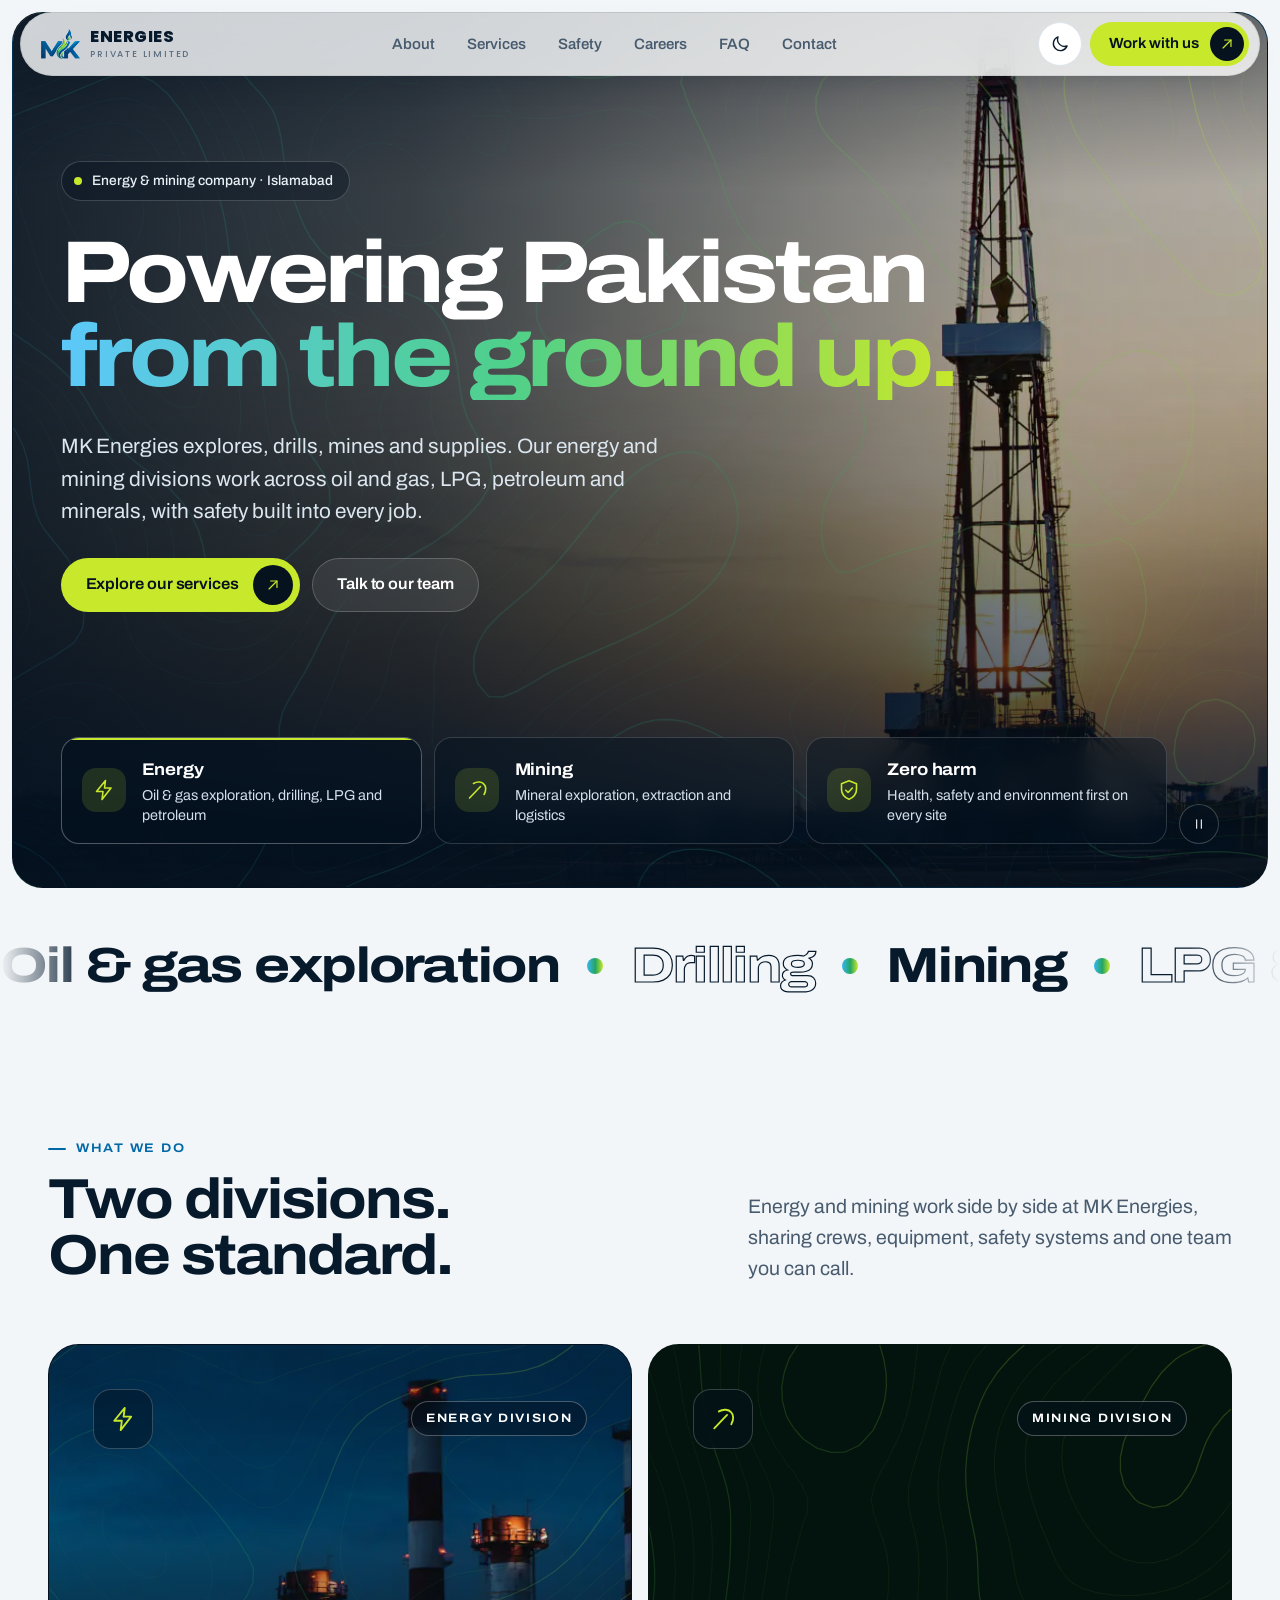
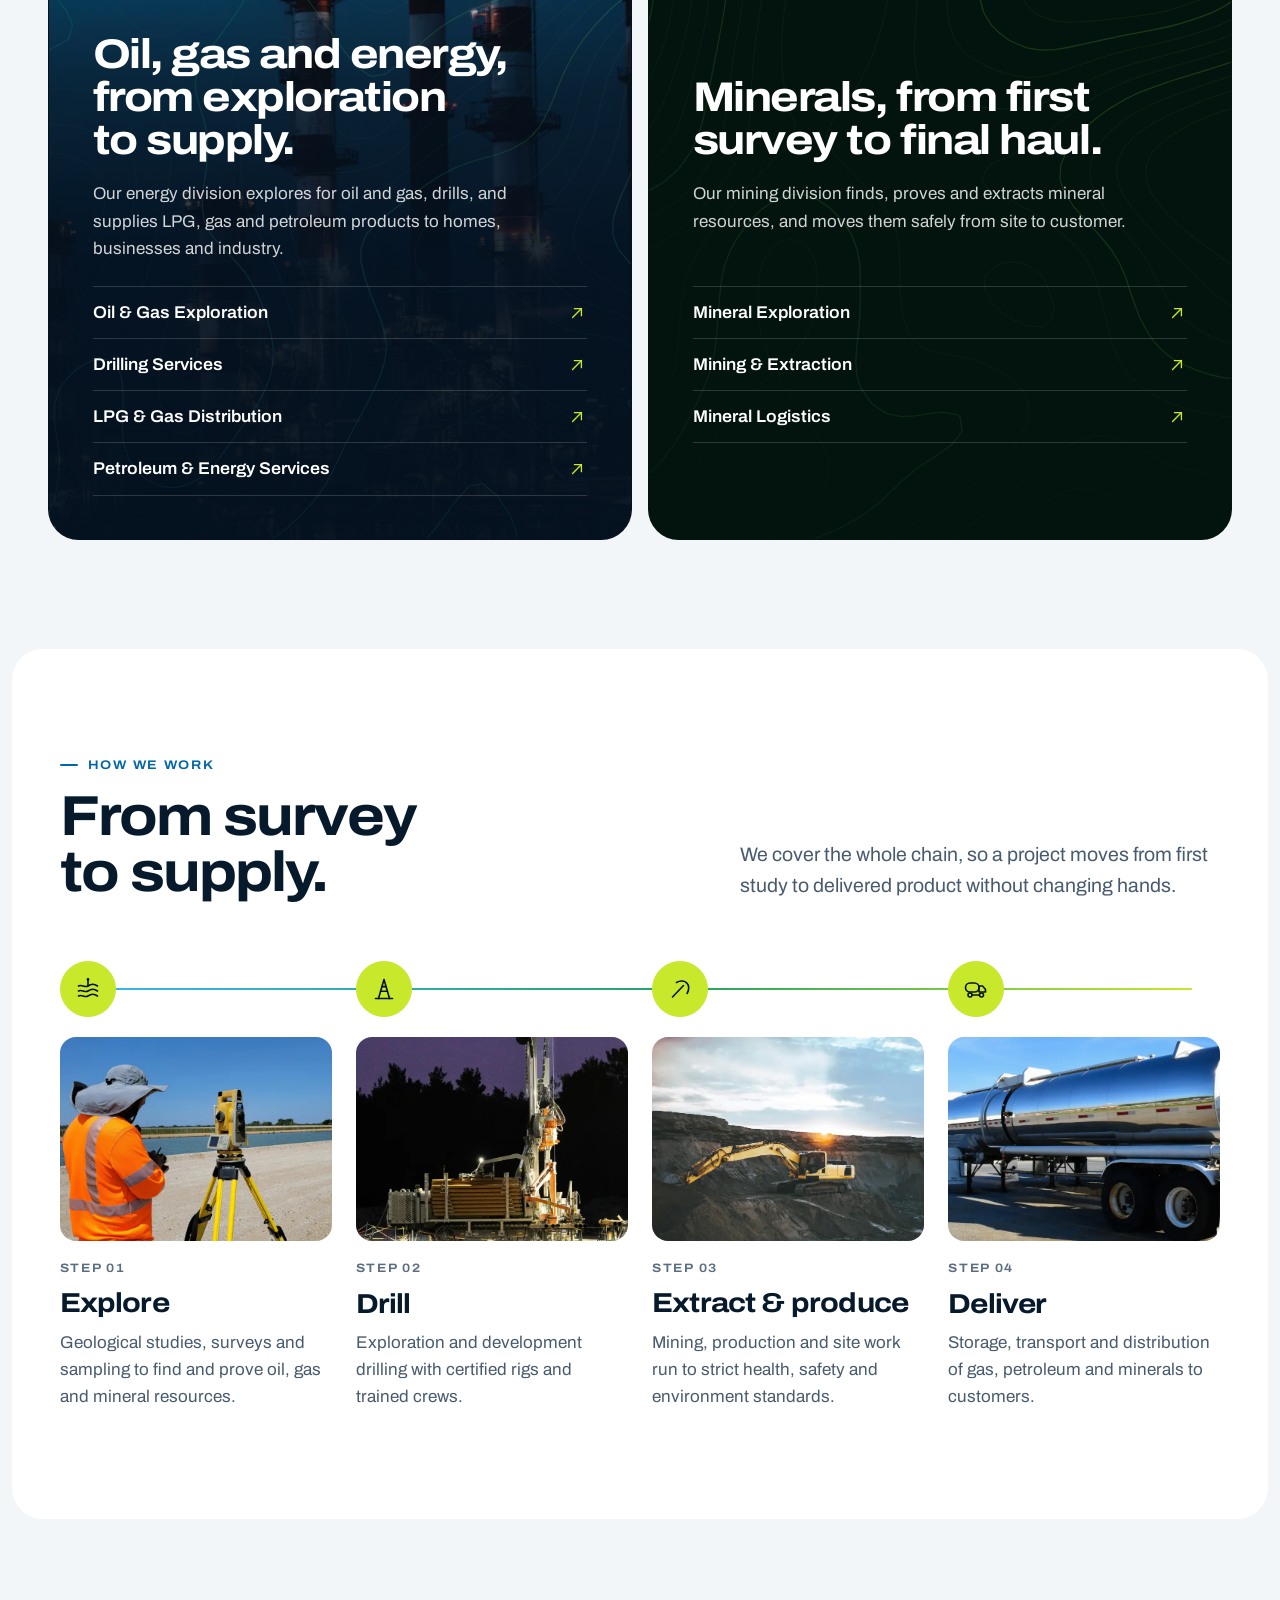
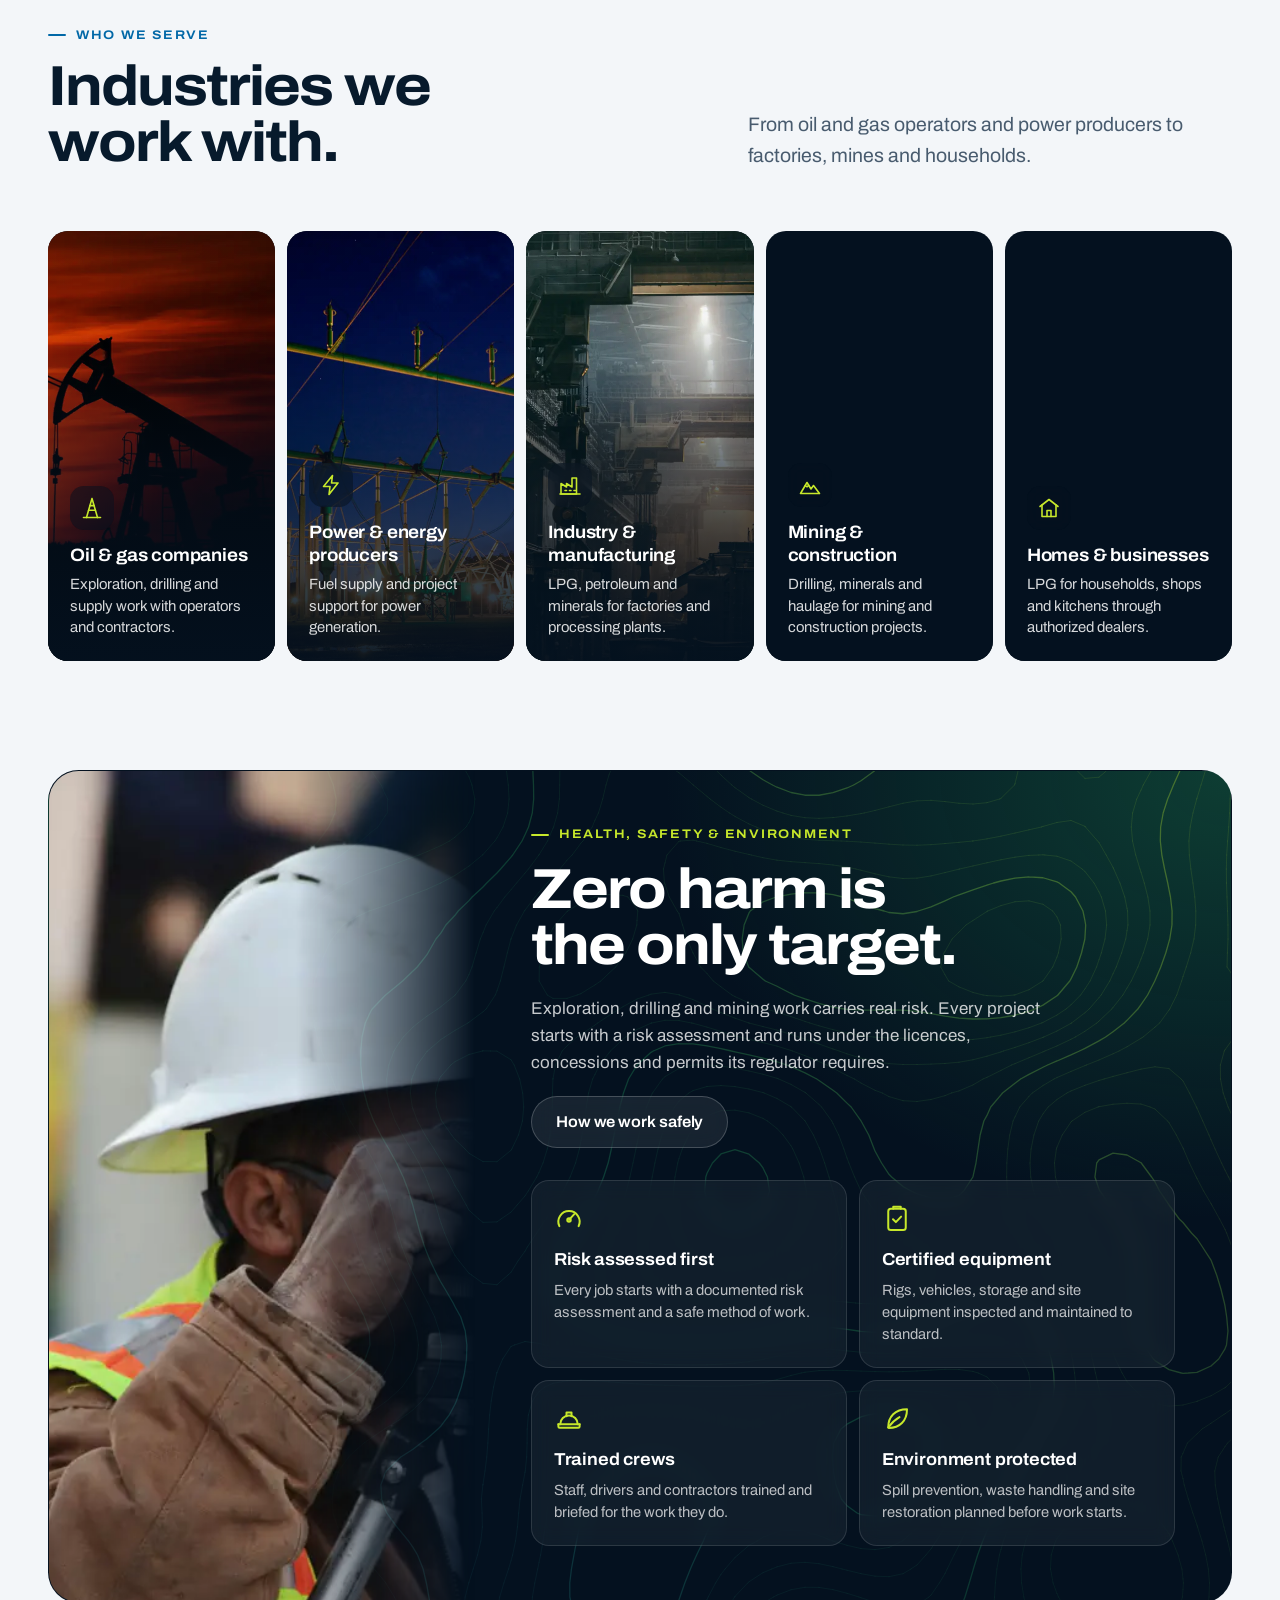
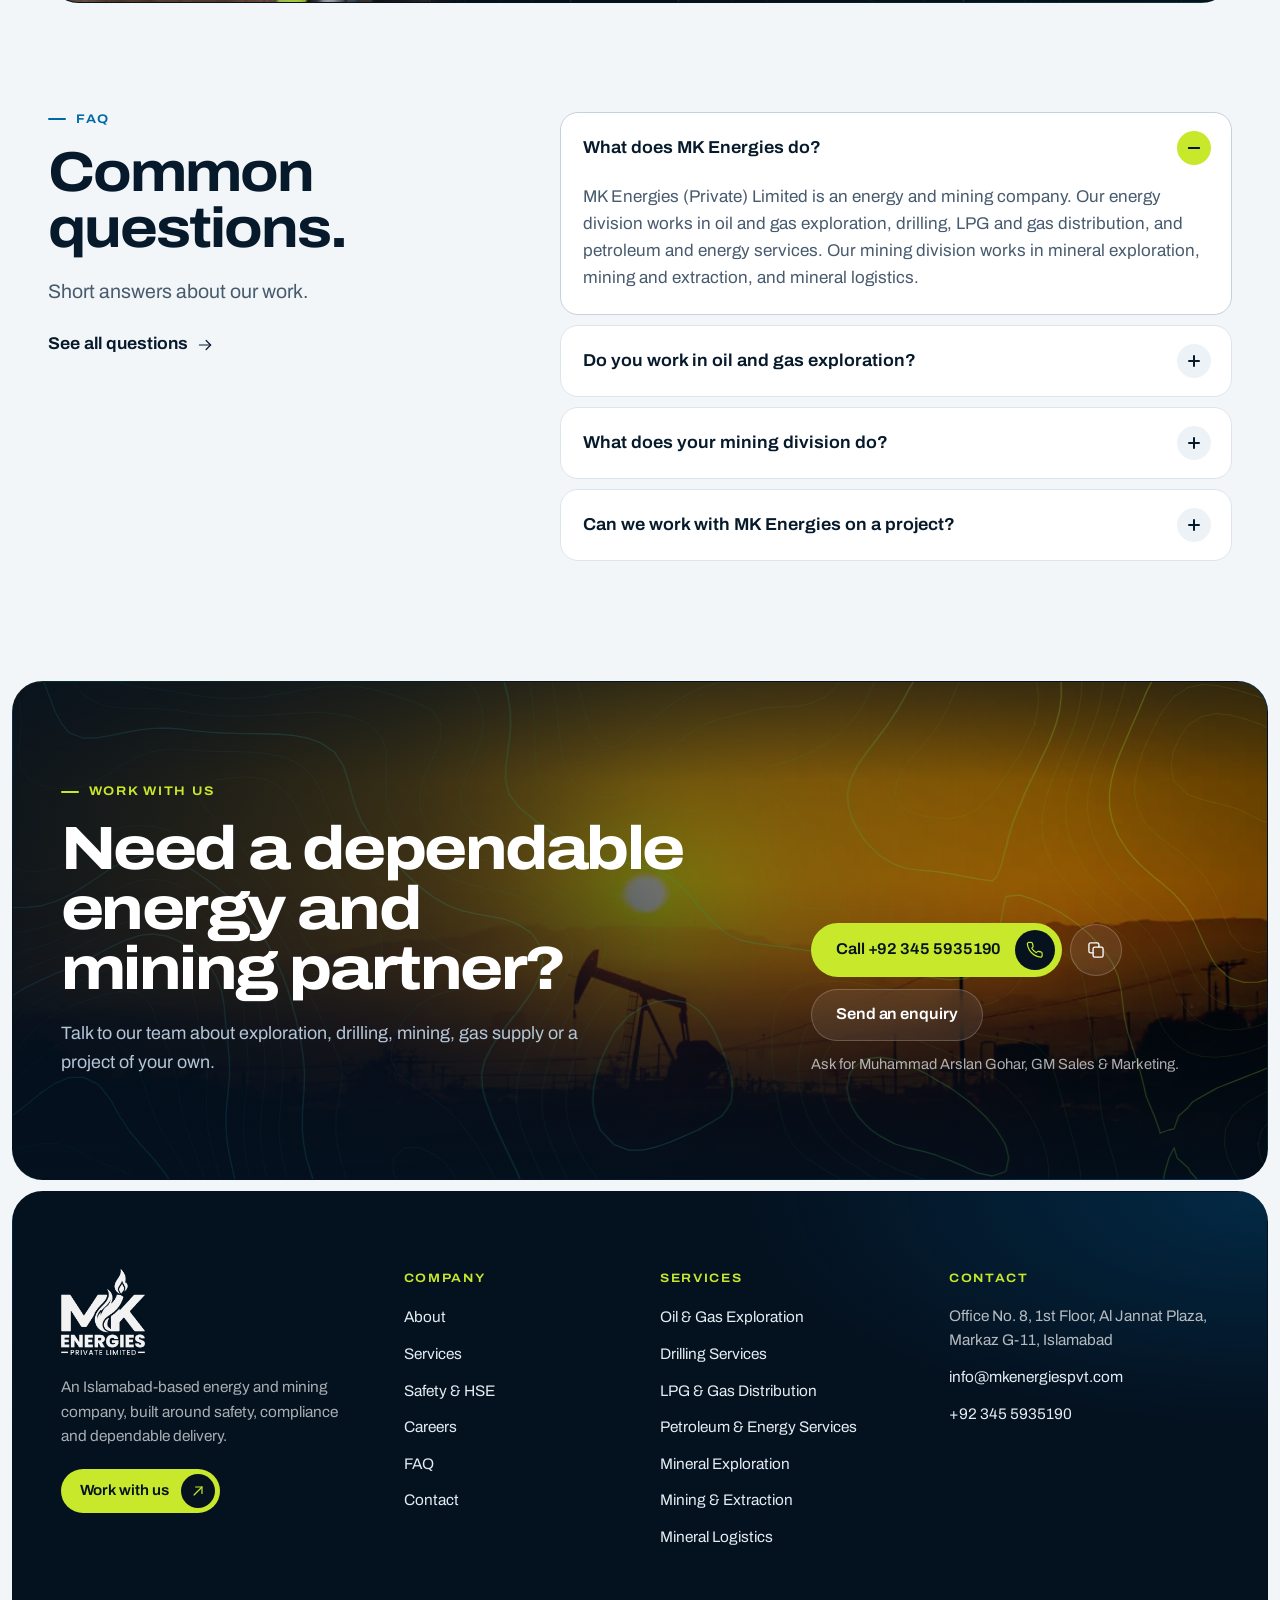
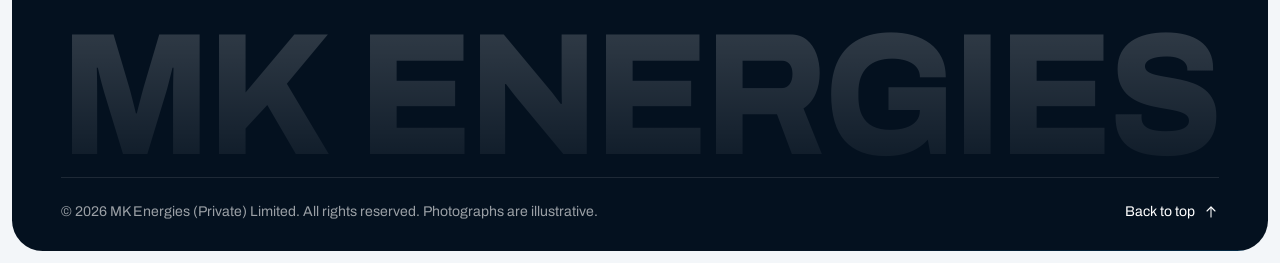
<file: index.html>
<!doctype html>
<html lang="en">
<head>
<meta charset="utf-8">
<meta name="viewport" content="width=device-width, initial-scale=1, viewport-fit=cover">
<title>MK Energies | Energy &amp; Mining Company in Pakistan</title>
<meta name="claude:viewport-fit-sides" content="cover">
<meta name="description" content="MK Energies (Private) Limited is an Islamabad-based energy and mining company working in oil and gas exploration, drilling, mining, LPG and petroleum supply.">
<link rel="canonical" href="https://mkenergiespvt.com/">
<meta name="theme-color" content="#F3F6F9">
<meta property="og:type" content="website">
<meta property="og:site_name" content="MK Energies (Private) Limited">
<meta property="og:title" content="MK Energies | Energy &amp; Mining Company in Pakistan">
<meta property="og:description" content="MK Energies (Private) Limited is an Islamabad-based energy and mining company working in oil and gas exploration, drilling, mining, LPG and petroleum supply.">
<meta property="og:url" content="https://mkenergiespvt.com/">
<meta property="og:image" content="https://mkenergiespvt.com/assets/img/og-image.jpg">
<meta property="og:image:width" content="1200">
<meta property="og:image:height" content="630">
<meta property="og:image:alt" content="MK Energies (Private) Limited logo on a blue background">
<meta name="twitter:card" content="summary_large_image">
<link rel="icon" type="image/png" href="assets/img/favicon.png">
<link rel="apple-touch-icon" href="assets/img/favicon.png">
<link rel="preconnect" href="https://fonts.googleapis.com">
<link rel="preconnect" href="https://fonts.gstatic.com" crossorigin>
<link rel="stylesheet" href="https://fonts.googleapis.com/css2?family=Archivo:wdth,wght@62..125,400..800&amp;family=Poppins:wght@500;800&amp;display=swap">
<link rel="stylesheet" href="assets/css/site.css?v=a1566aac">
<script>(function(){var d=document.documentElement;d.classList.add('js');try{var m=localStorage.getItem('mk-theme');if(m==='dark'||m==='light')d.setAttribute('data-mode',m);if(localStorage.getItem('mk-motion')==='off')d.classList.add('motion-off');}catch(e){}if(document.visibilityState==='visible'&&!(window.matchMedia&&matchMedia('(prefers-reduced-motion: reduce)').matches))d.classList.add('intro');})();</script>
<script src="assets/js/site.js?v=691d9c40" defer></script>
<script type="application/ld+json">
{
 "@context": "https://schema.org",
 "@graph": [
  {
   "@type": "LocalBusiness",
   "@id": "https://mkenergiespvt.com/#organization",
   "name": "MK Energies (Private) Limited",
   "alternateName": "MK Energies",
   "url": "https://mkenergiespvt.com/",
   "logo": "https://mkenergiespvt.com/assets/img/brand/mk-energies-logo.png",
   "image": "https://mkenergiespvt.com/assets/img/og-image.jpg",
   "description": "MK Energies (Private) Limited is an Islamabad-based energy and mining company working in oil and gas exploration, drilling, mining, LPG and petroleum supply.",
   "email": "info@mkenergiespvt.com",
   "telephone": "+92-345-5935190",
   "foundingDate": "2026",
   "address": {
    "@type": "PostalAddress",
    "streetAddress": "Office No. 8, 1st Floor, Al Jannat Plaza, Markaz G-11",
    "addressLocality": "Islamabad",
    "addressRegion": "Islamabad Capital Territory",
    "addressCountry": "PK"
   },
   "areaServed": {
    "@type": "Country",
    "name": "Pakistan"
   },
   "contactPoint": [
    {
     "@type": "ContactPoint",
     "telephone": "+92-345-5935190",
     "contactType": "sales",
     "areaServed": "PK"
    }
   ],
   "knowsAbout": [
    "Oil and gas exploration",
    "Drilling",
    "Mining",
    "Mineral exploration",
    "LPG distribution",
    "Petroleum products",
    "Energy sector services"
   ]
  },
  {
   "@type": "WebSite",
   "@id": "https://mkenergiespvt.com/#website",
   "url": "https://mkenergiespvt.com/",
   "name": "MK Energies",
   "publisher": {
    "@id": "https://mkenergiespvt.com/#organization"
   },
   "inLanguage": "en"
  }
 ]
}
</script>
</head>
<body>
<a class="skip-link" href="#main">Skip to content</a>
<header class="site-header" id="top">
  <div class="nav">
    <a class="brand" href="./" aria-label="MK Energies (Private) Limited, home"><img class="brand-mark on-light" src="assets/img/mark-color.webp" alt="" width="45" height="34"><img class="brand-mark on-dark" src="assets/img/mark-white.webp" alt="" width="45" height="34"><span class="brand-word" aria-hidden="true"><span class="brand-name">ENERGIES</span><span class="brand-sub">Private Limited</span></span></a>
    <nav class="nav-links" aria-label="Main"><a href="about.html">About</a><a href="services.html">Services</a><a href="safety.html">Safety</a><a href="careers.html">Careers</a><a href="faq.html">FAQ</a><a href="contact.html">Contact</a></nav>
    <div class="nav-actions">
      <button class="round-btn theme-toggle" type="button" data-theme-toggle aria-pressed="false" aria-label="Switch to dark mode"><svg class="i i-sun" viewBox="0 0 24 24" fill="none" stroke="currentColor" stroke-width="1.6" stroke-linecap="round" stroke-linejoin="round" aria-hidden="true" focusable="false"><circle cx="12" cy="12" r="4.2"/><path d="M12 2v2.2M12 19.8V22M4.9 4.9l1.6 1.6M17.5 17.5l1.6 1.6M2 12h2.2M19.8 12H22M4.9 19.1l1.6-1.6M17.5 6.5l1.6-1.6"/></svg><svg class="i i-moon" viewBox="0 0 24 24" fill="none" stroke="currentColor" stroke-width="1.6" stroke-linecap="round" stroke-linejoin="round" aria-hidden="true" focusable="false"><path d="M20.5 14.4A8.5 8.5 0 019.6 3.5a8.5 8.5 0 1010.9 10.9z"/></svg></button>
      <a class="btn btn-lime btn-sm nav-cta" href="contact.html#enquiry"><span>Work with us</span><span class="btn-ic"><svg class="i i-arrow" viewBox="0 0 24 24" fill="none" stroke="currentColor" stroke-width="1.6" stroke-linecap="round" stroke-linejoin="round" aria-hidden="true" focusable="false"><path d="M4.5 12h15"/><path d="M13.5 6l6 6-6 6"/></svg></span></a>
      <a class="round-btn call-btn" href="tel:+923455935190" aria-label="Call sales on +92 345 5935190" title="Call sales on +92 345 5935190"><svg class="i i-phone" viewBox="0 0 24 24" fill="none" stroke="currentColor" stroke-width="1.6" stroke-linecap="round" stroke-linejoin="round" aria-hidden="true" focusable="false"><path d="M21.5 16.6v2.9a2 2 0 01-2.2 2 19.6 19.6 0 01-8.5-3 19.3 19.3 0 01-6-6 19.6 19.6 0 01-3-8.6A2 2 0 013.8 1.8h2.9a2 2 0 012 1.7c.1 1 .4 1.9.7 2.8a2 2 0 01-.5 2.1L7.7 9.6a16 16 0 006 6l1.2-1.2a2 2 0 012.1-.5c.9.3 1.8.6 2.8.7a2 2 0 011.7 2z"/></svg></a>
      <button class="round-btn menu-btn" type="button" data-menu-open aria-expanded="false" aria-controls="mobile-menu" aria-label="Open menu"><svg class="i i-menu" viewBox="0 0 24 24" fill="none" stroke="currentColor" stroke-width="1.6" stroke-linecap="round" stroke-linejoin="round" aria-hidden="true" focusable="false"><path d="M4 8h16M4 16h10"/></svg></button>
    </div>
  </div>
</header>
<div class="mobile-menu" id="mobile-menu" role="dialog" aria-modal="true" aria-label="Menu" hidden>
  <div class="mm-top">
    <a class="brand" href="./" aria-label="MK Energies (Private) Limited, home"><img class="brand-mark on-light" src="assets/img/mark-color.webp" alt="" width="45" height="34"><img class="brand-mark on-dark" src="assets/img/mark-white.webp" alt="" width="45" height="34"><span class="brand-word" aria-hidden="true"><span class="brand-name">ENERGIES</span><span class="brand-sub">Private Limited</span></span></a>
    <button class="round-btn" type="button" data-menu-close aria-label="Close menu"><svg class="i i-close" viewBox="0 0 24 24" fill="none" stroke="currentColor" stroke-width="1.6" stroke-linecap="round" stroke-linejoin="round" aria-hidden="true" focusable="false"><path d="M6 6l12 12M18 6L6 18"/></svg></button>
  </div>
  <nav aria-label="Mobile"><ul class="mm-links"><li style="--i:0"><a href="./" aria-current="page">Home<svg class="i i-arrow" viewBox="0 0 24 24" fill="none" stroke="currentColor" stroke-width="1.6" stroke-linecap="round" stroke-linejoin="round" aria-hidden="true" focusable="false"><path d="M4.5 12h15"/><path d="M13.5 6l6 6-6 6"/></svg></a></li><li style="--i:1"><a href="about.html">About<svg class="i i-arrow" viewBox="0 0 24 24" fill="none" stroke="currentColor" stroke-width="1.6" stroke-linecap="round" stroke-linejoin="round" aria-hidden="true" focusable="false"><path d="M4.5 12h15"/><path d="M13.5 6l6 6-6 6"/></svg></a></li><li style="--i:2"><a href="services.html">Services<svg class="i i-arrow" viewBox="0 0 24 24" fill="none" stroke="currentColor" stroke-width="1.6" stroke-linecap="round" stroke-linejoin="round" aria-hidden="true" focusable="false"><path d="M4.5 12h15"/><path d="M13.5 6l6 6-6 6"/></svg></a></li><li style="--i:3"><a href="safety.html">Safety<svg class="i i-arrow" viewBox="0 0 24 24" fill="none" stroke="currentColor" stroke-width="1.6" stroke-linecap="round" stroke-linejoin="round" aria-hidden="true" focusable="false"><path d="M4.5 12h15"/><path d="M13.5 6l6 6-6 6"/></svg></a></li><li style="--i:4"><a href="careers.html">Careers<svg class="i i-arrow" viewBox="0 0 24 24" fill="none" stroke="currentColor" stroke-width="1.6" stroke-linecap="round" stroke-linejoin="round" aria-hidden="true" focusable="false"><path d="M4.5 12h15"/><path d="M13.5 6l6 6-6 6"/></svg></a></li><li style="--i:5"><a href="faq.html">FAQ<svg class="i i-arrow" viewBox="0 0 24 24" fill="none" stroke="currentColor" stroke-width="1.6" stroke-linecap="round" stroke-linejoin="round" aria-hidden="true" focusable="false"><path d="M4.5 12h15"/><path d="M13.5 6l6 6-6 6"/></svg></a></li><li style="--i:6"><a href="contact.html">Contact<svg class="i i-arrow" viewBox="0 0 24 24" fill="none" stroke="currentColor" stroke-width="1.6" stroke-linecap="round" stroke-linejoin="round" aria-hidden="true" focusable="false"><path d="M4.5 12h15"/><path d="M13.5 6l6 6-6 6"/></svg></a></li></ul></nav>
  <div class="mm-foot">
    <a class="btn btn-lime" href="contact.html#enquiry"><span>Work with us</span><span class="btn-ic"><svg class="i i-arrow" viewBox="0 0 24 24" fill="none" stroke="currentColor" stroke-width="1.6" stroke-linecap="round" stroke-linejoin="round" aria-hidden="true" focusable="false"><path d="M4.5 12h15"/><path d="M13.5 6l6 6-6 6"/></svg></span></a>
    <dl class="mm-contact">
      <dt>Sales</dt><dd><a href="tel:+923455935190">+92 345 5935190</a></dd>
      <dt>Email</dt><dd><a href="mailto:info@mkenergiespvt.com">info@mkenergiespvt.com</a></dd>
    </dl>
    <button class="mm-theme" type="button" data-theme-toggle aria-pressed="false" aria-label="Switch to dark mode"><span data-theme-label>Dark mode</span><svg class="i i-sun" viewBox="0 0 24 24" fill="none" stroke="currentColor" stroke-width="1.6" stroke-linecap="round" stroke-linejoin="round" aria-hidden="true" focusable="false"><circle cx="12" cy="12" r="4.2"/><path d="M12 2v2.2M12 19.8V22M4.9 4.9l1.6 1.6M17.5 17.5l1.6 1.6M2 12h2.2M19.8 12H22M4.9 19.1l1.6-1.6M17.5 6.5l1.6-1.6"/></svg><svg class="i i-moon" viewBox="0 0 24 24" fill="none" stroke="currentColor" stroke-width="1.6" stroke-linecap="round" stroke-linejoin="round" aria-hidden="true" focusable="false"><path d="M20.5 14.4A8.5 8.5 0 019.6 3.5a8.5 8.5 0 1010.9 10.9z"/></svg></button>
  </div>
</div>
<main id="main">
<section class="hero" aria-labelledby="page-title">
  <div class="stage has-photo">
    <div class="hero-slides" aria-hidden="true"><picture class="ph is-on" style="--pos:60% 50%;--dim:0.74"><source media="(max-width: 767px)" srcset="assets/img/photos/drilling-rig-sunset-m.webp"><img src="assets/img/photos/drilling-rig-sunset-1400.webp" srcset="assets/img/photos/drilling-rig-sunset-1400.webp 1400w, assets/img/photos/drilling-rig-sunset-2000.webp 2000w" sizes="100vw" width="2000" height="1333" alt="" fetchpriority="high"></picture><picture class="ph" style="--pos:60% 62%;--dim:0.6"><source media="(max-width: 767px)" data-srcset="assets/img/photos/open-pit-mine-m.webp"><img src="[data-uri]" data-src="assets/img/photos/open-pit-mine-1400.webp" data-srcset="assets/img/photos/open-pit-mine-1400.webp 1400w, assets/img/photos/open-pit-mine-2000.webp 2000w" sizes="100vw" width="2000" height="1333" alt="" decoding="async"></picture><picture class="ph" style="--pos:70% 40%;--dim:0.72"><source media="(max-width: 767px)" data-srcset="assets/img/photos/site-workers-hi-vis-m.webp"><img src="[data-uri]" data-src="assets/img/photos/site-workers-hi-vis-1400.webp" data-srcset="assets/img/photos/site-workers-hi-vis-1400.webp 1400w, assets/img/photos/site-workers-hi-vis-2000.webp 2000w" sizes="100vw" width="2000" height="1333" alt="" decoding="async"></picture></div>
    <span class="shade" aria-hidden="true"></span>
    <canvas class="topo" data-topo="live" data-tone="blue" aria-hidden="true"></canvas>
    <div class="wrap hero-inner">
      <div class="hero-copy">
        <span class="pill-tag load-in"><span class="pulse" aria-hidden="true"></span>Energy &amp; mining company · Islamabad</span>
        <h1 class="display" id="page-title">
          <span class="line"><span style="--i:0">Powering Pakistan</span></span>
          <span class="line"><span style="--i:1" class="accent">from the ground up.</span></span>
        </h1>
        <p class="hero-lead load-in" style="--delay:260ms">MK Energies explores, drills, mines and supplies. Our energy and mining divisions work across oil and gas, LPG, petroleum and minerals, with safety built into every job.</p>
        <div class="hero-actions load-in" style="--delay:340ms">
          <a class="btn btn-lime" href="services.html"><span>Explore our services</span><span class="btn-ic"><svg class="i i-arrow" viewBox="0 0 24 24" fill="none" stroke="currentColor" stroke-width="1.6" stroke-linecap="round" stroke-linejoin="round" aria-hidden="true" focusable="false"><path d="M4.5 12h15"/><path d="M13.5 6l6 6-6 6"/></svg></span></a>
          <a class="btn btn-glass" href="contact.html#enquiry">Talk to our team</a>
        </div>
      </div>
      <div class="hero-bottom load-in" style="--delay:420ms">
        <ul class="hero-stats" aria-label="MK Energies at a glance">
          <li><a class="glass-card is-on" href="services.html#energy" data-slide-link><svg class="i i-bolt" viewBox="0 0 24 24" fill="none" stroke="currentColor" stroke-width="1.6" stroke-linecap="round" stroke-linejoin="round" aria-hidden="true" focusable="false"><path d="M13.5 2.5l-9 11h6.5l-1 8 9-11.5h-6.5z"/></svg><b>Energy</b><span>Oil &amp; gas exploration, drilling, LPG and petroleum</span></a></li>
          <li><a class="glass-card" href="services.html#mining" data-slide-link><svg class="i i-pick" viewBox="0 0 24 24" fill="none" stroke="currentColor" stroke-width="1.6" stroke-linecap="round" stroke-linejoin="round" aria-hidden="true" focusable="false"><path d="M4.5 20l11-11.5"/><path d="M8.5 5.5c4-2.4 8.4-1.6 10.4.6 2.1 2 2.6 6.4.2 10.4"/></svg><b>Mining</b><span>Mineral exploration, extraction and logistics</span></a></li>
          <li><a class="glass-card" href="safety.html" data-slide-link><svg class="i i-shield" viewBox="0 0 24 24" fill="none" stroke="currentColor" stroke-width="1.6" stroke-linecap="round" stroke-linejoin="round" aria-hidden="true" focusable="false"><path d="M12 2.8l7.5 3v5.6c0 4.6-3.2 8.6-7.5 9.9-4.3-1.3-7.5-5.3-7.5-9.9V5.8z"/><path d="M8.8 12.2l2.3 2.3 4.3-4.5"/></svg><b>Zero harm</b><span>Health, safety and environment first on every site</span></a></li>
        </ul>
        <button class="motion-btn" type="button" data-motion-toggle aria-label="Pause background animation" title="Pause background animation"><svg class="i i-pause" viewBox="0 0 24 24" fill="none" stroke="currentColor" stroke-width="1.6" stroke-linecap="round" stroke-linejoin="round" aria-hidden="true" focusable="false"><path d="M8.5 5.5v13M15.5 5.5v13"/></svg><svg class="i i-play" viewBox="0 0 24 24" fill="none" stroke="currentColor" stroke-width="1.6" stroke-linecap="round" stroke-linejoin="round" aria-hidden="true" focusable="false"><path d="M8 5.5v13l10.5-6.5z"/></svg></button>
      </div>
    </div>
  </div>
</section>

<div class="marquee" aria-hidden="true"><div class="marquee-track"><span>Oil &amp; gas exploration</span><span>Drilling</span><span>Mining</span><span>LPG &amp; gas</span><span>Petroleum</span><span>Mineral logistics</span><span>Oil &amp; gas exploration</span><span>Drilling</span><span>Mining</span><span>LPG &amp; gas</span><span>Petroleum</span><span>Mineral logistics</span></div></div>

<section class="section" aria-labelledby="divisions-title">
  <div class="wrap">
    <div class="section-head split-head" data-reveal>
      <div><span class="eyebrow">What we do</span><h2 class="h2" id="divisions-title">Two divisions. One standard.</h2></div>
      <p class="lead">Energy and mining work side by side at MK Energies, sharing crews, equipment, safety systems and one team you can call.</p>
    </div>
    <div class="divisions">
  <article class="division energy" data-reveal style="--rd:0ms">
    <img class="division-photo" src="assets/img/photos/refinery-towers-dusk-720.webp" srcset="assets/img/photos/refinery-towers-dusk-720.webp 720w, assets/img/photos/refinery-towers-dusk-1200.webp 1200w" sizes="(min-width: 900px) 50vw, 100vw" width="1200" height="1437" alt="Refinery towers lit up at dusk" loading="lazy" decoding="async">
    <span class="shade" aria-hidden="true"></span>
    <canvas class="topo" data-topo="static" data-tone="blue" aria-hidden="true"></canvas>
    <div class="division-top"><span class="division-ic"><svg class="i i-bolt" viewBox="0 0 24 24" fill="none" stroke="currentColor" stroke-width="1.6" stroke-linecap="round" stroke-linejoin="round" aria-hidden="true" focusable="false"><path d="M13.5 2.5l-9 11h6.5l-1 8 9-11.5h-6.5z"/></svg></span><span class="division-tag">Energy division</span></div>
    <h3>Oil, gas and energy, from exploration to supply.</h3>
    <p>Our energy division explores for oil and gas, drills, and supplies LPG, gas and petroleum products to homes, businesses and industry.</p>
    <ul class="division-list"><li><a href="services.html#exploration"><span>Oil &amp; Gas Exploration</span><svg class="i i-arrow" viewBox="0 0 24 24" fill="none" stroke="currentColor" stroke-width="1.6" stroke-linecap="round" stroke-linejoin="round" aria-hidden="true" focusable="false"><path d="M4.5 12h15"/><path d="M13.5 6l6 6-6 6"/></svg></a></li><li><a href="services.html#drilling"><span>Drilling Services</span><svg class="i i-arrow" viewBox="0 0 24 24" fill="none" stroke="currentColor" stroke-width="1.6" stroke-linecap="round" stroke-linejoin="round" aria-hidden="true" focusable="false"><path d="M4.5 12h15"/><path d="M13.5 6l6 6-6 6"/></svg></a></li><li><a href="services.html#lpg"><span>LPG &amp; Gas Distribution</span><svg class="i i-arrow" viewBox="0 0 24 24" fill="none" stroke="currentColor" stroke-width="1.6" stroke-linecap="round" stroke-linejoin="round" aria-hidden="true" focusable="false"><path d="M4.5 12h15"/><path d="M13.5 6l6 6-6 6"/></svg></a></li><li><a href="services.html#petroleum"><span>Petroleum &amp; Energy Services</span><svg class="i i-arrow" viewBox="0 0 24 24" fill="none" stroke="currentColor" stroke-width="1.6" stroke-linecap="round" stroke-linejoin="round" aria-hidden="true" focusable="false"><path d="M4.5 12h15"/><path d="M13.5 6l6 6-6 6"/></svg></a></li></ul>
  </article>
  <article class="division mining" data-reveal style="--rd:120ms">
    <img class="division-photo" src="assets/img/photos/terraced-quarry-aerial-720.webp" srcset="assets/img/photos/terraced-quarry-aerial-720.webp 720w, assets/img/photos/terraced-quarry-aerial-1140.webp 1140w" sizes="(min-width: 900px) 50vw, 100vw" width="1140" height="1368" alt="Aerial view of a terraced open-pit quarry" loading="lazy" decoding="async">
    <span class="shade" aria-hidden="true"></span>
    <canvas class="topo" data-topo="static" data-tone="green" aria-hidden="true"></canvas>
    <div class="division-top"><span class="division-ic"><svg class="i i-pick" viewBox="0 0 24 24" fill="none" stroke="currentColor" stroke-width="1.6" stroke-linecap="round" stroke-linejoin="round" aria-hidden="true" focusable="false"><path d="M4.5 20l11-11.5"/><path d="M8.5 5.5c4-2.4 8.4-1.6 10.4.6 2.1 2 2.6 6.4.2 10.4"/></svg></span><span class="division-tag">Mining division</span></div>
    <h3>Minerals, from first survey to final haul.</h3>
    <p>Our mining division finds, proves and extracts mineral resources, and moves them safely from site to customer.</p>
    <ul class="division-list"><li><a href="services.html#mineral-exploration"><span>Mineral Exploration</span><svg class="i i-arrow" viewBox="0 0 24 24" fill="none" stroke="currentColor" stroke-width="1.6" stroke-linecap="round" stroke-linejoin="round" aria-hidden="true" focusable="false"><path d="M4.5 12h15"/><path d="M13.5 6l6 6-6 6"/></svg></a></li><li><a href="services.html#mining-extraction"><span>Mining &amp; Extraction</span><svg class="i i-arrow" viewBox="0 0 24 24" fill="none" stroke="currentColor" stroke-width="1.6" stroke-linecap="round" stroke-linejoin="round" aria-hidden="true" focusable="false"><path d="M4.5 12h15"/><path d="M13.5 6l6 6-6 6"/></svg></a></li><li><a href="services.html#mineral-logistics"><span>Mineral Logistics</span><svg class="i i-arrow" viewBox="0 0 24 24" fill="none" stroke="currentColor" stroke-width="1.6" stroke-linecap="round" stroke-linejoin="round" aria-hidden="true" focusable="false"><path d="M4.5 12h15"/><path d="M13.5 6l6 6-6 6"/></svg></a></li></ul>
  </article>
</div>
  </div>
</section>

<section class="section section-tint" aria-labelledby="flow-title">
  <div class="wrap">
    <div class="section-head split-head" data-reveal>
      <div><span class="eyebrow">How we work</span><h2 class="h2" id="flow-title">From survey to supply.</h2></div>
      <p class="lead">We cover the whole chain, so a project moves from first study to delivered product without changing hands.</p>
    </div>
    <ol class="flow" data-flow><li class="flow-step" style="--i:0"><span class="flow-ic"><svg class="i i-strata" viewBox="0 0 24 24" fill="none" stroke="currentColor" stroke-width="1.6" stroke-linecap="round" stroke-linejoin="round" aria-hidden="true" focusable="false"><path d="M2.5 9c3-2.2 6.5 2.2 9.5 0s6.5-2.2 9.5 0"/><path d="M2.5 14c3-2.2 6.5 2.2 9.5 0s6.5-2.2 9.5 0"/><path d="M2.5 19c3-2.2 6.5 2.2 9.5 0s6.5-2.2 9.5 0"/><path d="M12 2.5v6.5"/><circle cx="12" cy="2.5" r=".6"/></svg></span><div class="flow-body"><div class="flow-media"><img src="assets/img/photos/surveyor-total-station-720.webp" width="720" height="540" alt="Surveyor in high-visibility clothing using a total station" loading="lazy" decoding="async"></div><span class="flow-num">Step 01</span><h3>Explore</h3><p>Geological studies, surveys and sampling to find and prove oil, gas and mineral resources.</p></div></li><li class="flow-step" style="--i:1"><span class="flow-ic"><svg class="i i-rig" viewBox="0 0 24 24" fill="none" stroke="currentColor" stroke-width="1.6" stroke-linecap="round" stroke-linejoin="round" aria-hidden="true" focusable="false"><path d="M12 2.5L6.5 21.5M12 2.5l5.5 19"/><path d="M8.6 14.2h6.8M9.9 9.6h4.2"/><path d="M3.5 21.5h17"/></svg></span><div class="flow-body"><div class="flow-media"><img src="assets/img/photos/drilling-rig-night-720.webp" width="720" height="540" alt="Drilling rig working at night under site lights" loading="lazy" decoding="async"></div><span class="flow-num">Step 02</span><h3>Drill</h3><p>Exploration and development drilling with certified rigs and trained crews.</p></div></li><li class="flow-step" style="--i:2"><span class="flow-ic"><svg class="i i-pick" viewBox="0 0 24 24" fill="none" stroke="currentColor" stroke-width="1.6" stroke-linecap="round" stroke-linejoin="round" aria-hidden="true" focusable="false"><path d="M4.5 20l11-11.5"/><path d="M8.5 5.5c4-2.4 8.4-1.6 10.4.6 2.1 2 2.6 6.4.2 10.4"/></svg></span><div class="flow-body"><div class="flow-media"><img src="assets/img/photos/excavator-mine-sunset-720.webp" width="720" height="540" alt="Excavator working in an open-cut mine at sunset" loading="lazy" decoding="async"></div><span class="flow-num">Step 03</span><h3>Extract &amp; produce</h3><p>Mining, production and site work run to strict health, safety and environment standards.</p></div></li><li class="flow-step" style="--i:3"><span class="flow-ic"><svg class="i i-truck" viewBox="0 0 24 24" fill="none" stroke="currentColor" stroke-width="1.6" stroke-linecap="round" stroke-linejoin="round" aria-hidden="true" focusable="false"><rect x="1.5" y="6" width="13.5" height="9" rx="4.5"/><path d="M15 9h3.6l2.9 3.4V15H15z"/><circle cx="6" cy="18" r="2"/><circle cx="17.5" cy="18" r="2"/><path d="M8 18h7.5"/></svg></span><div class="flow-body"><div class="flow-media"><img src="assets/img/photos/road-tanker-720.webp" width="720" height="540" alt="Polished steel road tanker under a blue sky" loading="lazy" decoding="async"></div><span class="flow-num">Step 04</span><h3>Deliver</h3><p>Storage, transport and distribution of gas, petroleum and minerals to customers.</p></div></li></ol>
  </div>
</section>

<section class="section" aria-labelledby="industries-title">
  <div class="wrap">
    <div class="section-head split-head" data-reveal>
      <div><span class="eyebrow">Who we serve</span><h2 class="h2" id="industries-title">Industries we work with.</h2></div>
      <p class="lead">From oil and gas operators and power producers to factories, mines and households.</p>
    </div>
    <ul class="industries"><li class="industry" data-reveal style="--rd:0ms"><img class="industry-photo" src="assets/img/photos/pumpjack-red-sunset-640.webp" width="640" height="853" alt="Pumpjack silhouetted against a red sunset" loading="lazy" decoding="async"><div class="industry-copy"><svg class="i i-rig" viewBox="0 0 24 24" fill="none" stroke="currentColor" stroke-width="1.6" stroke-linecap="round" stroke-linejoin="round" aria-hidden="true" focusable="false"><path d="M12 2.5L6.5 21.5M12 2.5l5.5 19"/><path d="M8.6 14.2h6.8M9.9 9.6h4.2"/><path d="M3.5 21.5h17"/></svg><h3>Oil &amp; gas companies</h3><p>Exploration, drilling and supply work with operators and contractors.</p></div></li><li class="industry" data-reveal style="--rd:70ms"><img class="industry-photo" src="assets/img/photos/substation-dusk-640.webp" width="640" height="853" alt="Electrical substation at dusk" loading="lazy" decoding="async"><div class="industry-copy"><svg class="i i-bolt" viewBox="0 0 24 24" fill="none" stroke="currentColor" stroke-width="1.6" stroke-linecap="round" stroke-linejoin="round" aria-hidden="true" focusable="false"><path d="M13.5 2.5l-9 11h6.5l-1 8 9-11.5h-6.5z"/></svg><h3>Power &amp; energy producers</h3><p>Fuel supply and project support for power generation.</p></div></li><li class="industry" data-reveal style="--rd:140ms"><img class="industry-photo" src="assets/img/photos/heavy-industry-plant-640.webp" width="640" height="853" alt="Inside a heavy industrial plant with overhead cranes" loading="lazy" decoding="async"><div class="industry-copy"><svg class="i i-factory" viewBox="0 0 24 24" fill="none" stroke="currentColor" stroke-width="1.6" stroke-linecap="round" stroke-linejoin="round" aria-hidden="true" focusable="false"><path d="M3 21V10.5l5.5 3.5v-3.5l5.5 3.5V5h4.5v16z"/><path d="M2 21h20"/><path d="M7 17.5h1.5M11.5 17.5H13M16 17.5h1.5"/></svg><h3>Industry &amp; manufacturing</h3><p>LPG, petroleum and minerals for factories and processing plants.</p></div></li><li class="industry" data-reveal style="--rd:210ms"><img class="industry-photo" src="assets/img/photos/haul-trucks-mine-640.webp" width="640" height="853" alt="Haul truck and drill rig working in an open-pit mine" loading="lazy" decoding="async"><div class="industry-copy"><svg class="i i-mountain" viewBox="0 0 24 24" fill="none" stroke="currentColor" stroke-width="1.6" stroke-linecap="round" stroke-linejoin="round" aria-hidden="true" focusable="false"><path d="M2.5 20.5l6.5-11 4 6.5 2.5-3.5 6 8z"/><path d="M7.2 12.6l1.8 1.2 1.8-1.4"/></svg><h3>Mining &amp; construction</h3><p>Drilling, minerals and haulage for mining and construction projects.</p></div></li><li class="industry" data-reveal style="--rd:280ms"><img class="industry-photo" src="assets/img/photos/blue-gas-flame-640.webp" width="640" height="853" alt="Blue gas flame on a stove burner" loading="lazy" decoding="async"><div class="industry-copy"><svg class="i i-home" viewBox="0 0 24 24" fill="none" stroke="currentColor" stroke-width="1.6" stroke-linecap="round" stroke-linejoin="round" aria-hidden="true" focusable="false"><path d="M3 10.5l9-7 9 7"/><path d="M5 9v11.5h14V9"/><path d="M10 20.5v-6h4v6"/></svg><h3>Homes &amp; businesses</h3><p>LPG for households, shops and kitchens through authorized dealers.</p></div></li></ul>
  </div>
</section>

<section class="section" aria-labelledby="hse-title">
  <div class="wrap">
    <div class="hse" data-reveal>
      <canvas class="topo" data-topo="static" data-tone="blue" aria-hidden="true"></canvas>
      <div class="hse-media"><img src="assets/img/photos/surveyor-white-hard-hat-640.webp" srcset="assets/img/photos/surveyor-white-hard-hat-640.webp 640w, assets/img/photos/surveyor-white-hard-hat-1000.webp 1000w" sizes="(min-width: 1000px) 38vw, 100vw" width="1000" height="1055" alt="Surveyor in a white hard hat and high-visibility vest using a level" loading="lazy" decoding="async"></div>
      <div class="hse-body">
        <div class="hse-copy">
          <span class="eyebrow">Health, safety &amp; environment</span>
          <h2 class="h2" id="hse-title">Zero harm is the only target.</h2>
          <p>Exploration, drilling and mining work carries real risk. Every project starts with a risk assessment and runs under the licences, concessions and permits its regulator requires.</p>
          <a class="btn btn-glass" href="safety.html">How we work safely</a>
        </div>
        <ul class="hse-grid"><li class="hse-item"><svg class="i i-gauge" viewBox="0 0 24 24" fill="none" stroke="currentColor" stroke-width="1.6" stroke-linecap="round" stroke-linejoin="round" aria-hidden="true" focusable="false"><path d="M4.3 18.5a8.5 8.5 0 1115.4 0"/><path d="M12 13.5l4.2-4.6"/><circle cx="12" cy="13.5" r="1.4"/></svg><h3>Risk assessed first</h3><p>Every job starts with a documented risk assessment and a safe method of work.</p></li><li class="hse-item"><svg class="i i-clipboard" viewBox="0 0 24 24" fill="none" stroke="currentColor" stroke-width="1.6" stroke-linecap="round" stroke-linejoin="round" aria-hidden="true" focusable="false"><rect x="5" y="4.5" width="14" height="17" rx="2"/><path d="M9 4.5V3h6v1.5"/><path d="M8.8 13l2.3 2.3 4.2-4.4"/></svg><h3>Certified equipment</h3><p>Rigs, vehicles, storage and site equipment inspected and maintained to standard.</p></li><li class="hse-item"><svg class="i i-hardhat" viewBox="0 0 24 24" fill="none" stroke="currentColor" stroke-width="1.6" stroke-linecap="round" stroke-linejoin="round" aria-hidden="true" focusable="false"><path d="M3.5 17h17"/><path d="M5 17a7 7 0 0114 0"/><path d="M10 10.6V7.5h4v3.1"/><path d="M3.5 17v1.8a1 1 0 001 1h15a1 1 0 001-1V17"/></svg><h3>Trained crews</h3><p>Staff, drivers and contractors trained and briefed for the work they do.</p></li><li class="hse-item"><svg class="i i-leaf" viewBox="0 0 24 24" fill="none" stroke="currentColor" stroke-width="1.6" stroke-linecap="round" stroke-linejoin="round" aria-hidden="true" focusable="false"><path d="M5 19.5C5 11 10.5 5 20 5c0 9.5-6 15-14.5 15"/><path d="M5 19.5c3-4 6-6.5 9-8.2"/></svg><h3>Environment protected</h3><p>Spill prevention, waste handling and site restoration planned before work starts.</p></li></ul>
      </div>
    </div>
  </div>
</section>

<section class="section" aria-labelledby="faq-title">
  <div class="wrap faq-split">
    <div class="section-head" data-reveal>
      <span class="eyebrow">FAQ</span>
      <h2 class="h2" id="faq-title">Common questions.</h2>
      <p class="lead">Short answers about our work.</p>
      <a class="text-link" href="faq.html"><span>See all questions</span><svg class="i i-arrow" viewBox="0 0 24 24" fill="none" stroke="currentColor" stroke-width="1.6" stroke-linecap="round" stroke-linejoin="round" aria-hidden="true" focusable="false"><path d="M4.5 12h15"/><path d="M13.5 6l6 6-6 6"/></svg></a>
    </div>
    <div class="faq-list" data-reveal>
<div class="faq-item is-open">
  <h3><button class="faq-q" type="button" id="h-what-q" aria-expanded="true" aria-controls="h-what-a"><span>What does MK Energies do?</span><span class="faq-sign" aria-hidden="true"></span></button></h3>
  <div class="faq-a" id="h-what-a" role="region" aria-labelledby="h-what-q"><div><p>MK Energies (Private) Limited is an energy and mining company. Our energy division works in oil and gas exploration, drilling, LPG and gas distribution, and petroleum and energy services. Our mining division works in mineral exploration, mining and extraction, and mineral logistics.</p></div></div>
</div>
<div class="faq-item">
  <h3><button class="faq-q" type="button" id="h-exploration-q" aria-expanded="false" aria-controls="h-exploration-a"><span>Do you work in oil and gas exploration?</span><span class="faq-sign" aria-hidden="true"></span></button></h3>
  <div class="faq-a" id="h-exploration-a" role="region" aria-labelledby="h-exploration-q"><div><p>Yes. Our energy division carries out oil and gas exploration with experienced technical partners, from geological studies and surveys to well planning, under the Petroleum Division&rsquo;s rules. <a href="services.html#exploration">See our exploration services</a>.</p></div></div>
</div>
<div class="faq-item">
  <h3><button class="faq-q" type="button" id="h-mining-q" aria-expanded="false" aria-controls="h-mining-a"><span>What does your mining division do?</span><span class="faq-sign" aria-hidden="true"></span></button></h3>
  <div class="faq-a" id="h-mining-a" role="region" aria-labelledby="h-mining-q"><div><p>It finds and proves mineral deposits, plans and runs mining and extraction, and moves ore and minerals from site to plant, port or customer. <a href="services.html#mining">See our mining services</a>.</p></div></div>
</div>
<div class="faq-item">
  <h3><button class="faq-q" type="button" id="h-partner-q" aria-expanded="false" aria-controls="h-partner-a"><span>Can we work with MK Energies on a project?</span><span class="faq-sign" aria-hidden="true"></span></button></h3>
  <div class="faq-a" id="h-partner-a" role="region" aria-labelledby="h-partner-q"><div><p>Yes. We work with operators, contractors, suppliers and investors on energy and mining projects. <a href="contact.html#enquiry">Send an enquiry</a> with a short outline of the project and our team will get back to you.</p></div></div>
</div>
    </div>
  </div>
</section>

<section class="cta-section" aria-labelledby="cta-title">
  <div class="stage cta-stage has-photo" data-reveal data-copy-scope>
    <picture class="ph" style="--pos:50% 45%;--dim:0.78"><source media="(max-width: 767px)" srcset="assets/img/photos/pumpjack-golden-sunset-m.webp"><img src="assets/img/photos/pumpjack-golden-sunset-1400.webp" srcset="assets/img/photos/pumpjack-golden-sunset-1400.webp 1400w, assets/img/photos/pumpjack-golden-sunset-2000.webp 2000w" sizes="100vw" width="2000" height="1023" alt="" loading="lazy" decoding="async"></picture><span class="shade" aria-hidden="true"></span><canvas class="topo" data-topo="live" data-tone="blue" aria-hidden="true"></canvas>
    <div class="wrap cta-inner">
      <div class="cta-copy">
        <span class="eyebrow">Work with us</span>
        <h2 id="cta-title">Need a dependable energy and mining partner?</h2>
        <p>Talk to our team about exploration, drilling, mining, gas supply or a project of your own.</p>
      </div>
      <div class="cta-side">
        <div class="cta-call">
          <a class="btn btn-lime" href="tel:+923455935190"><span>Call <span data-copy-text>+92 345 5935190</span></span><span class="btn-ic"><svg class="i i-phone" viewBox="0 0 24 24" fill="none" stroke="currentColor" stroke-width="1.6" stroke-linecap="round" stroke-linejoin="round" aria-hidden="true" focusable="false"><path d="M21.5 16.6v2.9a2 2 0 01-2.2 2 19.6 19.6 0 01-8.5-3 19.3 19.3 0 01-6-6 19.6 19.6 0 01-3-8.6A2 2 0 013.8 1.8h2.9a2 2 0 012 1.7c.1 1 .4 1.9.7 2.8a2 2 0 01-.5 2.1L7.7 9.6a16 16 0 006 6l1.2-1.2a2 2 0 012.1-.5c.9.3 1.8.6 2.8.7a2 2 0 011.7 2z"/></svg></span></a>
          <button class="copy-round" type="button" data-copy="+92 345 5935190" aria-label="Copy sales number" title="Copy sales number"><svg class="i i-copy" viewBox="0 0 24 24" fill="none" stroke="currentColor" stroke-width="1.6" stroke-linecap="round" stroke-linejoin="round" aria-hidden="true" focusable="false"><rect x="8.5" y="8.5" width="12" height="12" rx="2"/><path d="M15.5 8.5v-3a2 2 0 00-2-2h-8a2 2 0 00-2 2v8a2 2 0 002 2h3"/></svg></button>
        </div>
        <a class="btn btn-glass" href="contact.html#enquiry">Send an enquiry</a>
        <p class="cta-line">Ask for Muhammad Arslan Gohar, GM Sales &amp; Marketing.</p>
      </div>
    </div>
  </div>
</section>
</main>
<footer class="site-footer">
  <div class="wrap">
    <div class="footer-top">
      <div class="footer-brand">
        <img src="assets/img/logo-white.webp" alt="MK Energies (Private) Limited" width="112" height="115" loading="lazy">
        <p>An Islamabad-based energy and mining company, built around safety, compliance and dependable delivery.</p>
        <a class="btn btn-lime btn-sm" href="contact.html#enquiry"><span>Work with us</span><span class="btn-ic"><svg class="i i-arrow" viewBox="0 0 24 24" fill="none" stroke="currentColor" stroke-width="1.6" stroke-linecap="round" stroke-linejoin="round" aria-hidden="true" focusable="false"><path d="M4.5 12h15"/><path d="M13.5 6l6 6-6 6"/></svg></span></a>
      </div>
      <div class="footer-col">
        <h2 class="footer-h">Company</h2>
        <ul><li><a href="about.html">About</a></li><li><a href="services.html">Services</a></li><li><a href="safety.html">Safety &amp; HSE</a></li><li><a href="careers.html">Careers</a></li><li><a href="faq.html">FAQ</a></li><li><a href="contact.html">Contact</a></li></ul>
      </div>
      <div class="footer-col">
        <h2 class="footer-h">Services</h2>
        <ul><li><a href="services.html#exploration">Oil &amp; Gas Exploration</a></li><li><a href="services.html#drilling">Drilling Services</a></li><li><a href="services.html#lpg">LPG &amp; Gas Distribution</a></li><li><a href="services.html#petroleum">Petroleum &amp; Energy Services</a></li><li><a href="services.html#mineral-exploration">Mineral Exploration</a></li><li><a href="services.html#mining-extraction">Mining &amp; Extraction</a></li><li><a href="services.html#mineral-logistics">Mineral Logistics</a></li></ul>
      </div>
      <div class="footer-col">
        <h2 class="footer-h">Contact</h2>
        <ul>
          <li><address>Office No. 8, 1st Floor, Al Jannat Plaza, Markaz G-11, Islamabad</address></li>
          <li><a href="mailto:info@mkenergiespvt.com">info@mkenergiespvt.com</a></li>
          <li><a href="tel:+923455935190">+92 345 5935190</a></li>
        </ul>
      </div>
    </div>
    <svg class="footer-wordmark" viewBox="0 0 1000 112" aria-hidden="true" focusable="false">
      <defs><linearGradient id="wordmark-fill" x1="0" y1="0" x2="0" y2="1"><stop offset="0" stop-color="#fff" stop-opacity=".2"/><stop offset="1" stop-color="#fff" stop-opacity=".02"/></linearGradient></defs>
      <text x="0" y="108" textLength="1000" lengthAdjust="spacingAndGlyphs" fill="url(#wordmark-fill)">MK ENERGIES</text>
    </svg>
    <div class="footer-bottom">
      <span>&copy; <span data-year>2026</span> MK Energies (Private) Limited. All rights reserved. Photographs are illustrative.</span>
      <a class="to-top" href="#top">Back to top <svg class="i i-up" viewBox="0 0 24 24" fill="none" stroke="currentColor" stroke-width="1.6" stroke-linecap="round" stroke-linejoin="round" aria-hidden="true" focusable="false"><path d="M12 19.5v-15"/><path d="M6 10.5l6-6 6 6"/></svg></a>
    </div>
  </div>
</footer>
</body>
</html>
</file>
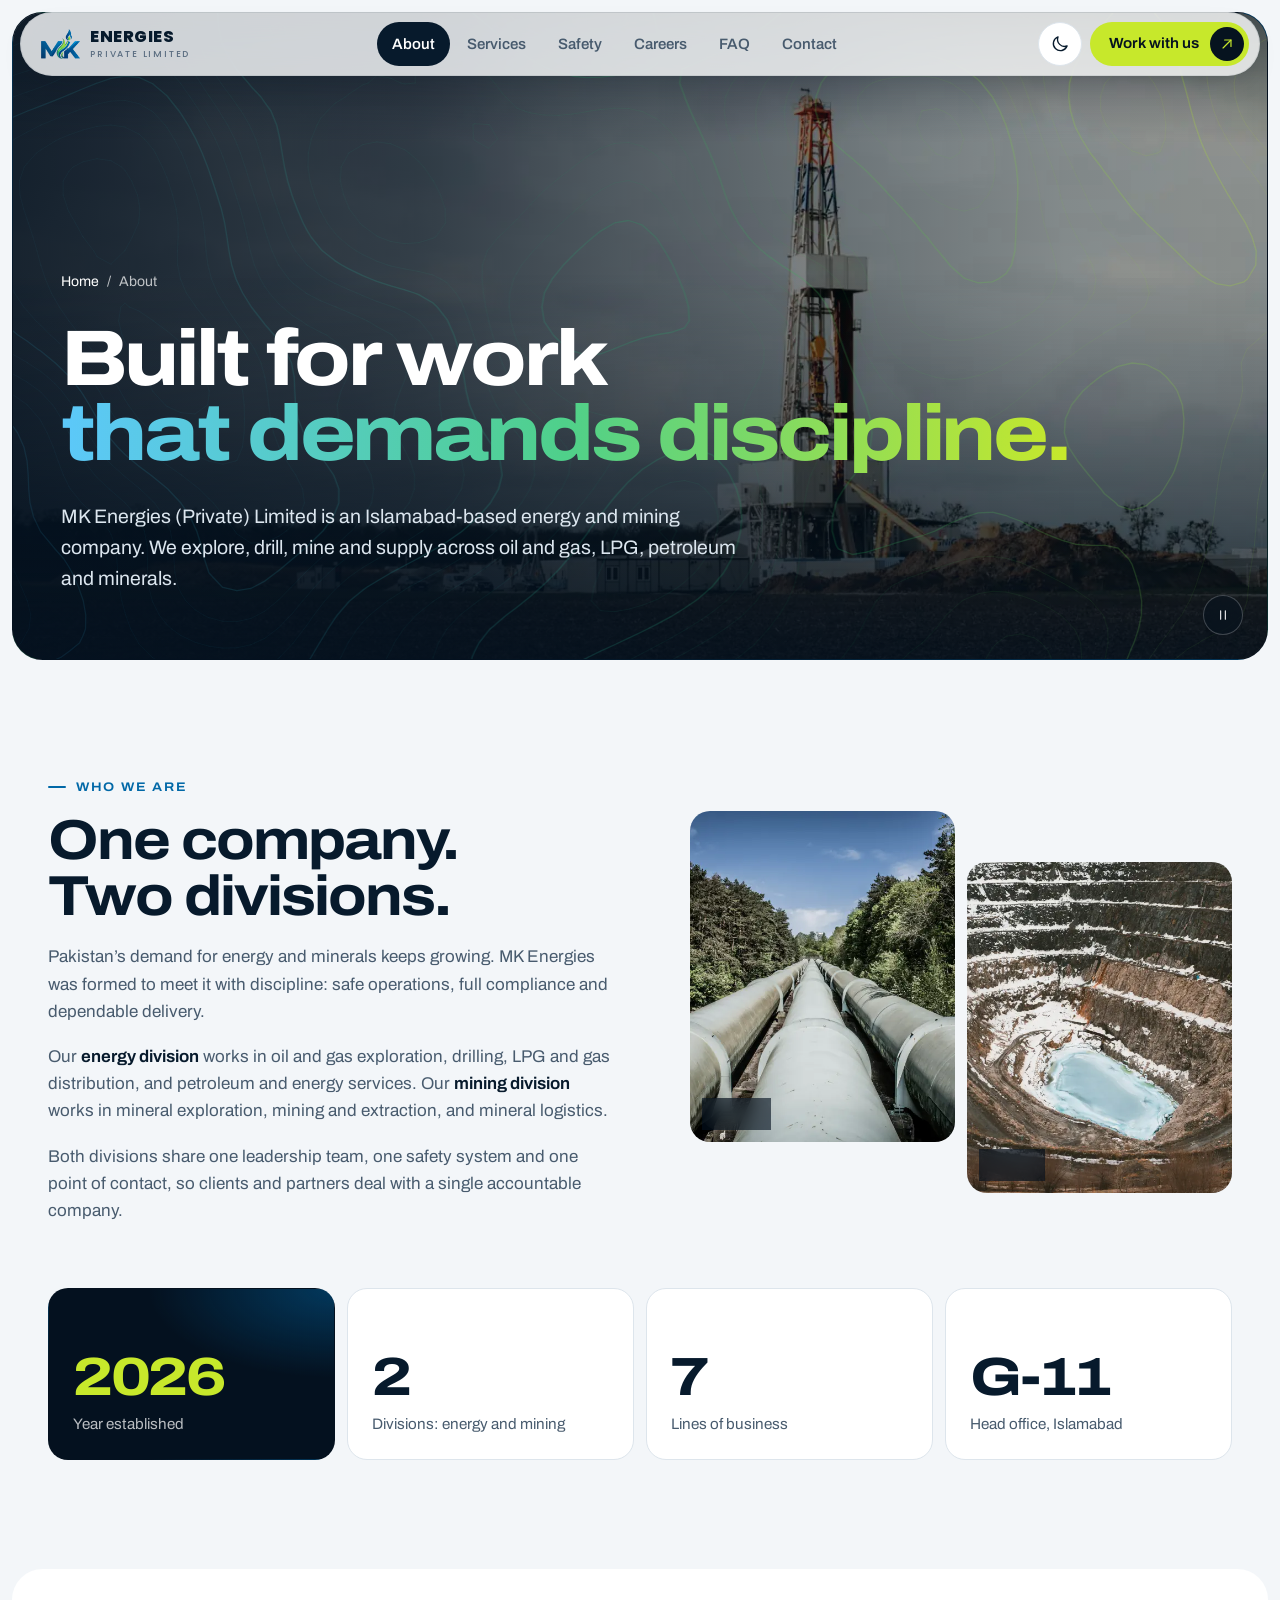
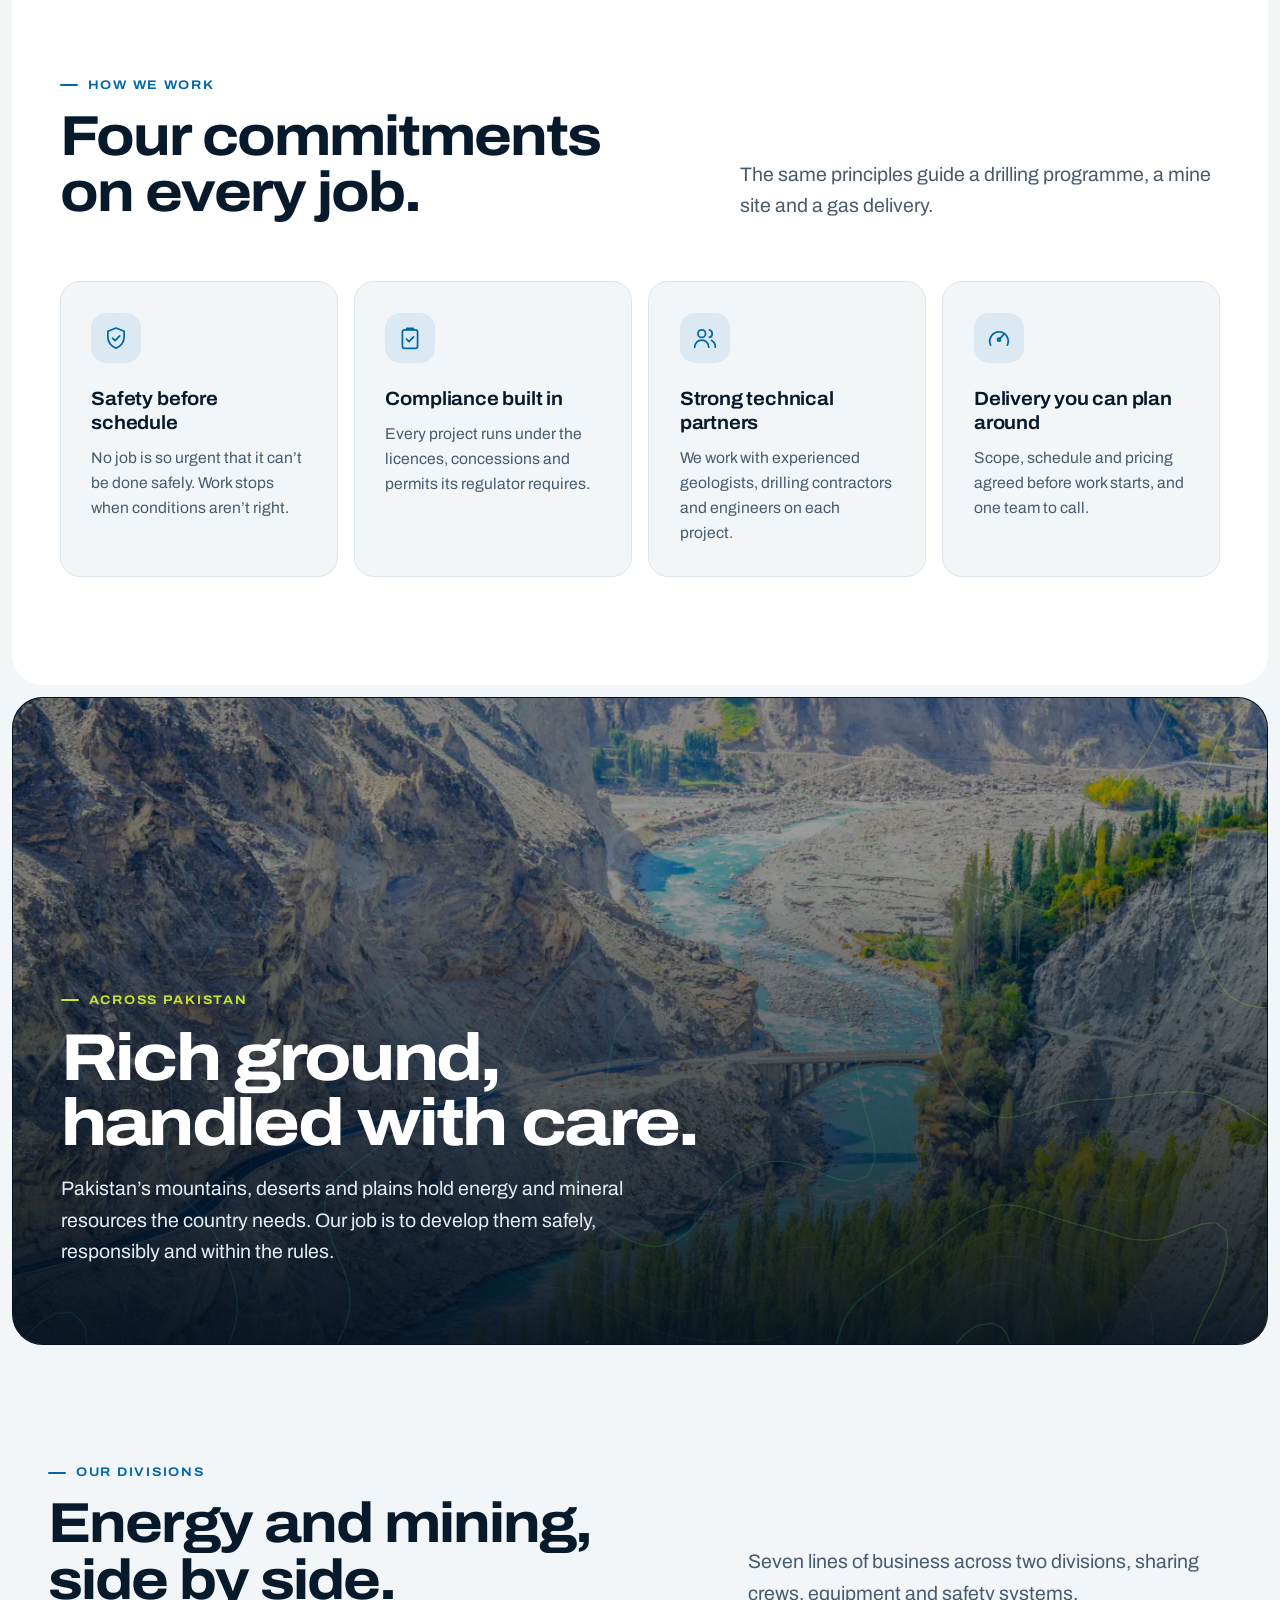
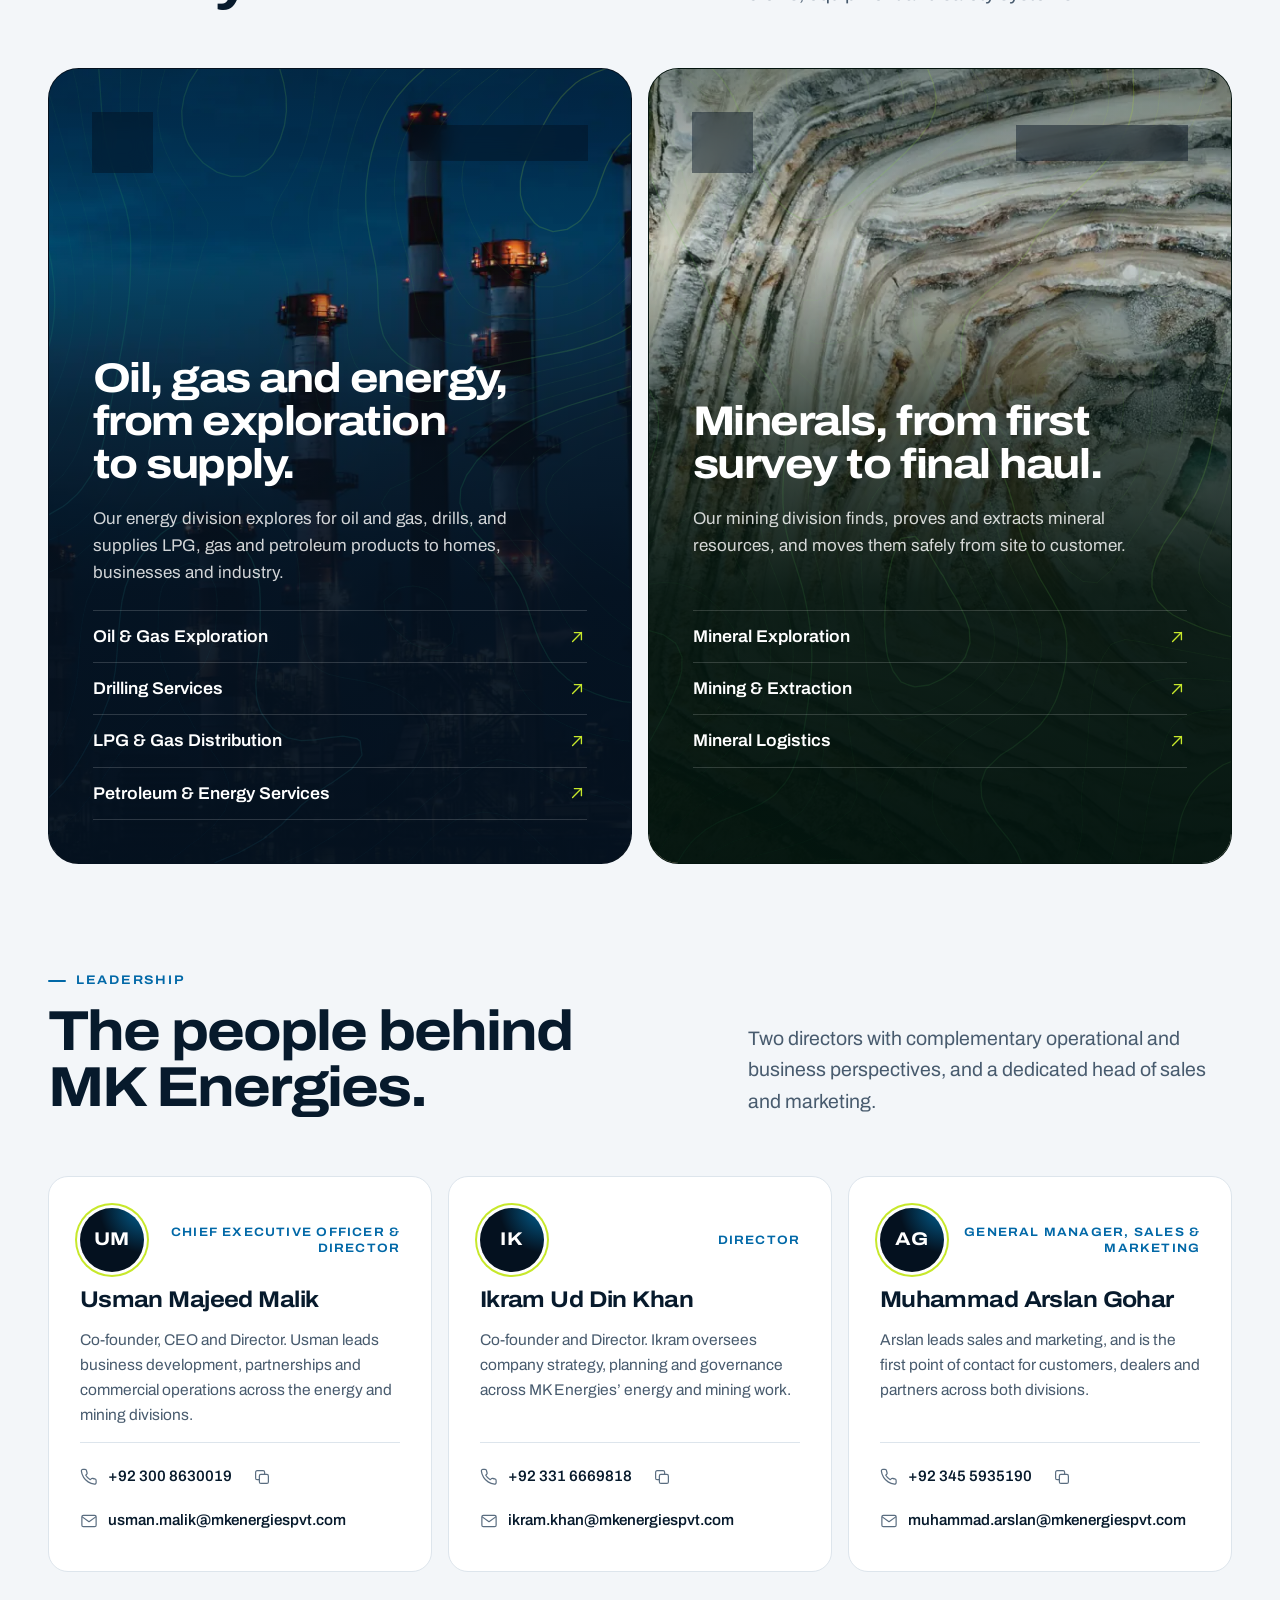
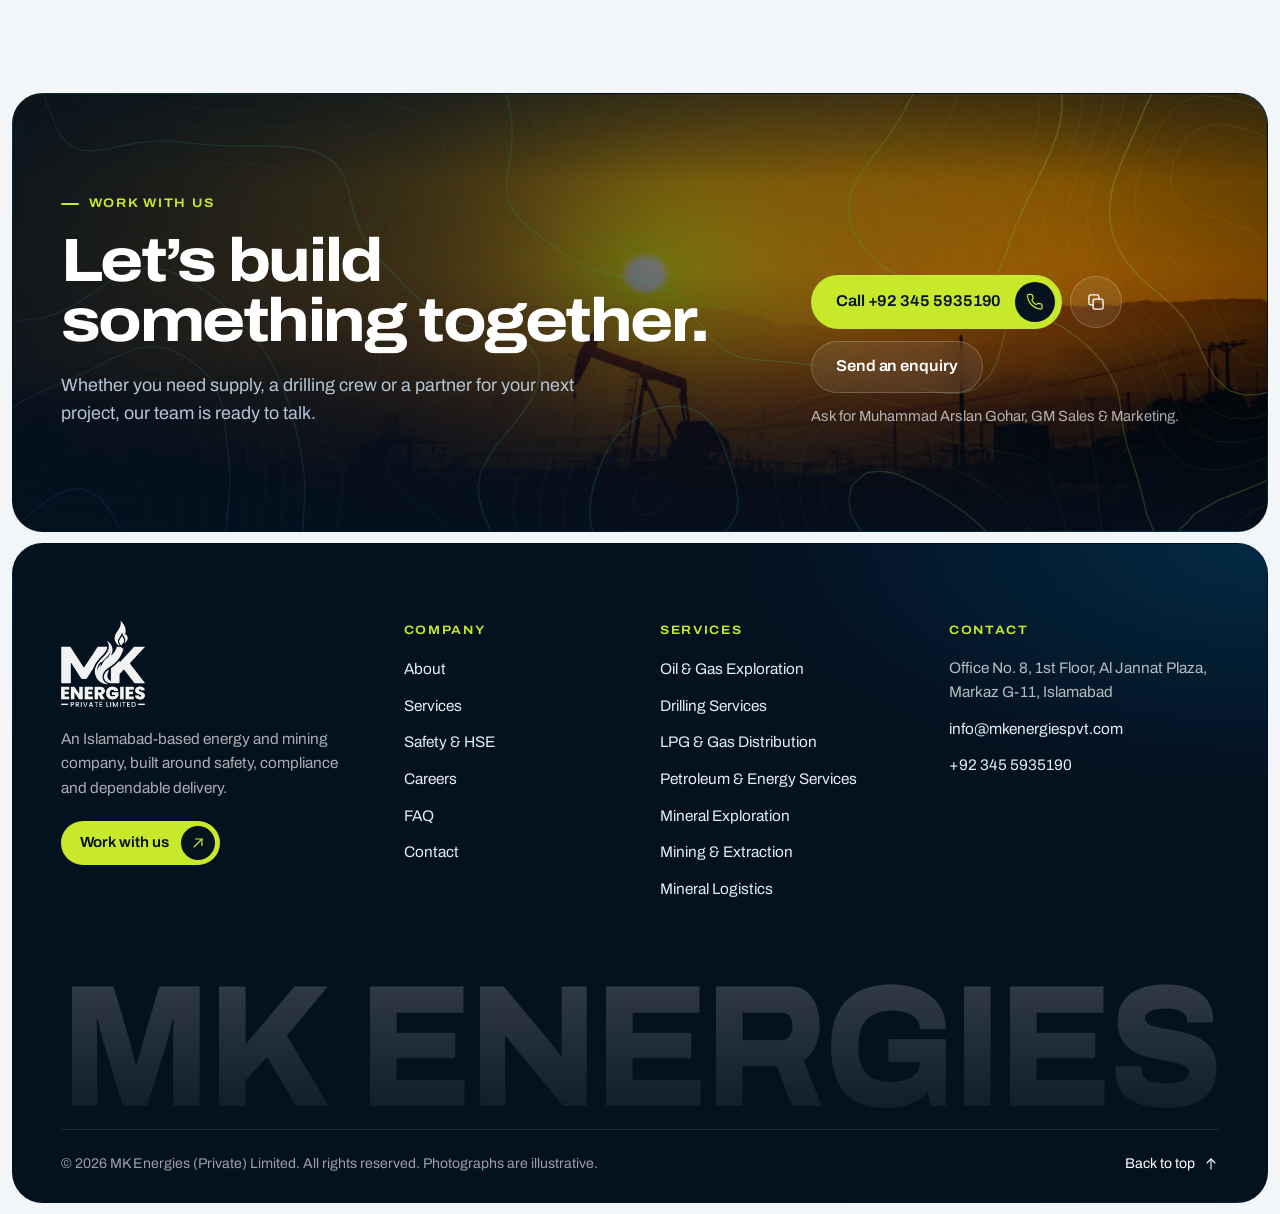
<file: about.html>
<!doctype html>
<html lang="en">
<head>
<meta charset="utf-8">
<meta name="viewport" content="width=device-width, initial-scale=1, viewport-fit=cover">
<title>About MK Energies | Energy &amp; Mining, Islamabad</title>
<meta name="claude:viewport-fit-sides" content="cover">
<meta name="description" content="Who we are, how we work and the team leading MK Energies (Private) Limited, an energy and mining company headquartered in Islamabad, Pakistan.">
<link rel="canonical" href="https://mkenergiespvt.com/about.html">
<meta name="theme-color" content="#F3F6F9">
<meta property="og:type" content="website">
<meta property="og:site_name" content="MK Energies (Private) Limited">
<meta property="og:title" content="About MK Energies | Energy &amp; Mining, Islamabad">
<meta property="og:description" content="Who we are, how we work and the team leading MK Energies (Private) Limited, an energy and mining company headquartered in Islamabad, Pakistan.">
<meta property="og:url" content="https://mkenergiespvt.com/about.html">
<meta property="og:image" content="https://mkenergiespvt.com/assets/img/og-image.jpg">
<meta property="og:image:width" content="1200">
<meta property="og:image:height" content="630">
<meta property="og:image:alt" content="MK Energies (Private) Limited logo on a blue background">
<meta name="twitter:card" content="summary_large_image">
<link rel="icon" type="image/png" href="assets/img/favicon.png">
<link rel="apple-touch-icon" href="assets/img/favicon.png">
<link rel="preconnect" href="https://fonts.googleapis.com">
<link rel="preconnect" href="https://fonts.gstatic.com" crossorigin>
<link rel="stylesheet" href="https://fonts.googleapis.com/css2?family=Archivo:wdth,wght@62..125,400..800&amp;family=Poppins:wght@500;800&amp;display=swap">
<link rel="stylesheet" href="assets/css/site.css?v=a1566aac">
<script>(function(){var d=document.documentElement;d.classList.add('js');try{var m=localStorage.getItem('mk-theme');if(m==='dark'||m==='light')d.setAttribute('data-mode',m);if(localStorage.getItem('mk-motion')==='off')d.classList.add('motion-off');}catch(e){}if(document.visibilityState==='visible'&&!(window.matchMedia&&matchMedia('(prefers-reduced-motion: reduce)').matches))d.classList.add('intro');})();</script>
<script src="assets/js/site.js?v=691d9c40" defer></script>
<script type="application/ld+json">
{
 "@context": "https://schema.org",
 "@graph": [
  {
   "@type": "LocalBusiness",
   "@id": "https://mkenergiespvt.com/#organization",
   "name": "MK Energies (Private) Limited",
   "url": "https://mkenergiespvt.com/"
  },
  {
   "@type": "BreadcrumbList",
   "itemListElement": [
    {
     "@type": "ListItem",
     "position": 1,
     "name": "Home",
     "item": "https://mkenergiespvt.com/"
    },
    {
     "@type": "ListItem",
     "position": 2,
     "name": "About",
     "item": "https://mkenergiespvt.com/about.html"
    }
   ]
  }
 ]
}
</script>
</head>
<body>
<a class="skip-link" href="#main">Skip to content</a>
<header class="site-header" id="top">
  <div class="nav">
    <a class="brand" href="./" aria-label="MK Energies (Private) Limited, home"><img class="brand-mark on-light" src="assets/img/mark-color.webp" alt="" width="45" height="34"><img class="brand-mark on-dark" src="assets/img/mark-white.webp" alt="" width="45" height="34"><span class="brand-word" aria-hidden="true"><span class="brand-name">ENERGIES</span><span class="brand-sub">Private Limited</span></span></a>
    <nav class="nav-links" aria-label="Main"><a href="about.html" aria-current="page">About</a><a href="services.html">Services</a><a href="safety.html">Safety</a><a href="careers.html">Careers</a><a href="faq.html">FAQ</a><a href="contact.html">Contact</a></nav>
    <div class="nav-actions">
      <button class="round-btn theme-toggle" type="button" data-theme-toggle aria-pressed="false" aria-label="Switch to dark mode"><svg class="i i-sun" viewBox="0 0 24 24" fill="none" stroke="currentColor" stroke-width="1.6" stroke-linecap="round" stroke-linejoin="round" aria-hidden="true" focusable="false"><circle cx="12" cy="12" r="4.2"/><path d="M12 2v2.2M12 19.8V22M4.9 4.9l1.6 1.6M17.5 17.5l1.6 1.6M2 12h2.2M19.8 12H22M4.9 19.1l1.6-1.6M17.5 6.5l1.6-1.6"/></svg><svg class="i i-moon" viewBox="0 0 24 24" fill="none" stroke="currentColor" stroke-width="1.6" stroke-linecap="round" stroke-linejoin="round" aria-hidden="true" focusable="false"><path d="M20.5 14.4A8.5 8.5 0 019.6 3.5a8.5 8.5 0 1010.9 10.9z"/></svg></button>
      <a class="btn btn-lime btn-sm nav-cta" href="contact.html#enquiry"><span>Work with us</span><span class="btn-ic"><svg class="i i-arrow" viewBox="0 0 24 24" fill="none" stroke="currentColor" stroke-width="1.6" stroke-linecap="round" stroke-linejoin="round" aria-hidden="true" focusable="false"><path d="M4.5 12h15"/><path d="M13.5 6l6 6-6 6"/></svg></span></a>
      <a class="round-btn call-btn" href="tel:+923455935190" aria-label="Call sales on +92 345 5935190" title="Call sales on +92 345 5935190"><svg class="i i-phone" viewBox="0 0 24 24" fill="none" stroke="currentColor" stroke-width="1.6" stroke-linecap="round" stroke-linejoin="round" aria-hidden="true" focusable="false"><path d="M21.5 16.6v2.9a2 2 0 01-2.2 2 19.6 19.6 0 01-8.5-3 19.3 19.3 0 01-6-6 19.6 19.6 0 01-3-8.6A2 2 0 013.8 1.8h2.9a2 2 0 012 1.7c.1 1 .4 1.9.7 2.8a2 2 0 01-.5 2.1L7.7 9.6a16 16 0 006 6l1.2-1.2a2 2 0 012.1-.5c.9.3 1.8.6 2.8.7a2 2 0 011.7 2z"/></svg></a>
      <button class="round-btn menu-btn" type="button" data-menu-open aria-expanded="false" aria-controls="mobile-menu" aria-label="Open menu"><svg class="i i-menu" viewBox="0 0 24 24" fill="none" stroke="currentColor" stroke-width="1.6" stroke-linecap="round" stroke-linejoin="round" aria-hidden="true" focusable="false"><path d="M4 8h16M4 16h10"/></svg></button>
    </div>
  </div>
</header>
<div class="mobile-menu" id="mobile-menu" role="dialog" aria-modal="true" aria-label="Menu" hidden>
  <div class="mm-top">
    <a class="brand" href="./" aria-label="MK Energies (Private) Limited, home"><img class="brand-mark on-light" src="assets/img/mark-color.webp" alt="" width="45" height="34"><img class="brand-mark on-dark" src="assets/img/mark-white.webp" alt="" width="45" height="34"><span class="brand-word" aria-hidden="true"><span class="brand-name">ENERGIES</span><span class="brand-sub">Private Limited</span></span></a>
    <button class="round-btn" type="button" data-menu-close aria-label="Close menu"><svg class="i i-close" viewBox="0 0 24 24" fill="none" stroke="currentColor" stroke-width="1.6" stroke-linecap="round" stroke-linejoin="round" aria-hidden="true" focusable="false"><path d="M6 6l12 12M18 6L6 18"/></svg></button>
  </div>
  <nav aria-label="Mobile"><ul class="mm-links"><li style="--i:0"><a href="./">Home<svg class="i i-arrow" viewBox="0 0 24 24" fill="none" stroke="currentColor" stroke-width="1.6" stroke-linecap="round" stroke-linejoin="round" aria-hidden="true" focusable="false"><path d="M4.5 12h15"/><path d="M13.5 6l6 6-6 6"/></svg></a></li><li style="--i:1"><a href="about.html" aria-current="page">About<svg class="i i-arrow" viewBox="0 0 24 24" fill="none" stroke="currentColor" stroke-width="1.6" stroke-linecap="round" stroke-linejoin="round" aria-hidden="true" focusable="false"><path d="M4.5 12h15"/><path d="M13.5 6l6 6-6 6"/></svg></a></li><li style="--i:2"><a href="services.html">Services<svg class="i i-arrow" viewBox="0 0 24 24" fill="none" stroke="currentColor" stroke-width="1.6" stroke-linecap="round" stroke-linejoin="round" aria-hidden="true" focusable="false"><path d="M4.5 12h15"/><path d="M13.5 6l6 6-6 6"/></svg></a></li><li style="--i:3"><a href="safety.html">Safety<svg class="i i-arrow" viewBox="0 0 24 24" fill="none" stroke="currentColor" stroke-width="1.6" stroke-linecap="round" stroke-linejoin="round" aria-hidden="true" focusable="false"><path d="M4.5 12h15"/><path d="M13.5 6l6 6-6 6"/></svg></a></li><li style="--i:4"><a href="careers.html">Careers<svg class="i i-arrow" viewBox="0 0 24 24" fill="none" stroke="currentColor" stroke-width="1.6" stroke-linecap="round" stroke-linejoin="round" aria-hidden="true" focusable="false"><path d="M4.5 12h15"/><path d="M13.5 6l6 6-6 6"/></svg></a></li><li style="--i:5"><a href="faq.html">FAQ<svg class="i i-arrow" viewBox="0 0 24 24" fill="none" stroke="currentColor" stroke-width="1.6" stroke-linecap="round" stroke-linejoin="round" aria-hidden="true" focusable="false"><path d="M4.5 12h15"/><path d="M13.5 6l6 6-6 6"/></svg></a></li><li style="--i:6"><a href="contact.html">Contact<svg class="i i-arrow" viewBox="0 0 24 24" fill="none" stroke="currentColor" stroke-width="1.6" stroke-linecap="round" stroke-linejoin="round" aria-hidden="true" focusable="false"><path d="M4.5 12h15"/><path d="M13.5 6l6 6-6 6"/></svg></a></li></ul></nav>
  <div class="mm-foot">
    <a class="btn btn-lime" href="contact.html#enquiry"><span>Work with us</span><span class="btn-ic"><svg class="i i-arrow" viewBox="0 0 24 24" fill="none" stroke="currentColor" stroke-width="1.6" stroke-linecap="round" stroke-linejoin="round" aria-hidden="true" focusable="false"><path d="M4.5 12h15"/><path d="M13.5 6l6 6-6 6"/></svg></span></a>
    <dl class="mm-contact">
      <dt>Sales</dt><dd><a href="tel:+923455935190">+92 345 5935190</a></dd>
      <dt>Email</dt><dd><a href="mailto:info@mkenergiespvt.com">info@mkenergiespvt.com</a></dd>
    </dl>
    <button class="mm-theme" type="button" data-theme-toggle aria-pressed="false" aria-label="Switch to dark mode"><span data-theme-label>Dark mode</span><svg class="i i-sun" viewBox="0 0 24 24" fill="none" stroke="currentColor" stroke-width="1.6" stroke-linecap="round" stroke-linejoin="round" aria-hidden="true" focusable="false"><circle cx="12" cy="12" r="4.2"/><path d="M12 2v2.2M12 19.8V22M4.9 4.9l1.6 1.6M17.5 17.5l1.6 1.6M2 12h2.2M19.8 12H22M4.9 19.1l1.6-1.6M17.5 6.5l1.6-1.6"/></svg><svg class="i i-moon" viewBox="0 0 24 24" fill="none" stroke="currentColor" stroke-width="1.6" stroke-linecap="round" stroke-linejoin="round" aria-hidden="true" focusable="false"><path d="M20.5 14.4A8.5 8.5 0 019.6 3.5a8.5 8.5 0 1010.9 10.9z"/></svg></button>
  </div>
</div>
<main id="main">
<section class="page-head" aria-labelledby="page-title">
  <div class="stage has-photo">
    <picture class="ph" style="--pos:100% 50%;--dim:0.86"><source media="(max-width: 767px)" srcset="assets/img/photos/land-rig-field-m.webp"><img src="assets/img/photos/land-rig-field-1400.webp" srcset="assets/img/photos/land-rig-field-1400.webp 1400w, assets/img/photos/land-rig-field-2000.webp 2000w" sizes="100vw" width="2000" height="1073" alt="" fetchpriority="high"></picture><span class="shade" aria-hidden="true"></span><canvas class="topo" data-topo="live" data-tone="blue" aria-hidden="true"></canvas>
    <div class="wrap page-head-inner">
      <nav class="crumbs load-in" aria-label="Breadcrumb"><a href="./">Home</a><span aria-hidden="true">/</span><span aria-current="page">About</span></nav>
      <h1 class="page-title" id="page-title">
        <span class="line"><span style="--i:0">Built for work</span></span>
        <span class="line"><span style="--i:1" class="accent">that demands discipline.</span></span>
      </h1>
      <p class="lead load-in" style="--delay:260ms">MK Energies (Private) Limited is an Islamabad-based energy and mining company. We explore, drill, mine and supply across oil and gas, LPG, petroleum and minerals.</p>
    </div>
    <button class="motion-btn" type="button" data-motion-toggle aria-label="Pause background animation" title="Pause background animation"><svg class="i i-pause" viewBox="0 0 24 24" fill="none" stroke="currentColor" stroke-width="1.6" stroke-linecap="round" stroke-linejoin="round" aria-hidden="true" focusable="false"><path d="M8.5 5.5v13M15.5 5.5v13"/></svg><svg class="i i-play" viewBox="0 0 24 24" fill="none" stroke="currentColor" stroke-width="1.6" stroke-linecap="round" stroke-linejoin="round" aria-hidden="true" focusable="false"><path d="M8 5.5v13l10.5-6.5z"/></svg></button>
  </div>
</section>

<section class="section" aria-labelledby="story-title">
  <div class="wrap split">
    <div class="story" data-reveal>
      <span class="eyebrow">Who we are</span>
      <h2 class="h2" id="story-title">One company. Two divisions.</h2>
      <p>Pakistan&rsquo;s demand for energy and minerals keeps growing. MK Energies was formed to meet it with discipline: safe operations, full compliance and dependable delivery.</p>
      <p>Our <strong>energy division</strong> works in oil and gas exploration, drilling, LPG and gas distribution, and petroleum and energy services. Our <strong>mining division</strong> works in mineral exploration, mining and extraction, and mineral logistics.</p>
      <p>Both divisions share one leadership team, one safety system and one point of contact, so clients and partners deal with a single accountable company.</p>
    </div>
    <div class="duo" data-reveal style="--rd:120ms">
      <figure><img src="assets/img/photos/pipelines-forest-480.webp" srcset="assets/img/photos/pipelines-forest-480.webp 480w, assets/img/photos/pipelines-forest-800.webp 800w" sizes="(min-width: 1000px) 24vw, 50vw" width="800" height="1000" alt="Large pipelines running through forest" loading="lazy" decoding="async"><figcaption>Energy</figcaption></figure>
      <figure><img src="assets/img/photos/open-pit-terraces-480.webp" srcset="assets/img/photos/open-pit-terraces-480.webp 480w, assets/img/photos/open-pit-terraces-800.webp 800w" sizes="(min-width: 1000px) 24vw, 50vw" width="800" height="1000" alt="Terraced open-pit mine seen from above" loading="lazy" decoding="async"><figcaption>Mining</figcaption></figure>
    </div>
  </div>
  <div class="wrap facts-row"><ul class="facts" data-reveal>
      <li class="fact-tile dark"><b>2026</b><span>Year established</span></li>
      <li class="fact-tile"><b>2</b><span>Divisions: energy and mining</span></li>
      <li class="fact-tile"><b>7</b><span>Lines of business</span></li>
      <li class="fact-tile"><b>G-11</b><span>Head office, Islamabad</span></li>
    </ul></div>
</section>

<section class="section section-tint" aria-labelledby="values-title">
  <div class="wrap">
    <div class="section-head split-head" data-reveal>
      <div><span class="eyebrow">How we work</span><h2 class="h2" id="values-title">Four commitments on every job.</h2></div>
      <p class="lead">The same principles guide a drilling programme, a mine site and a gas delivery.</p>
    </div>
    <ul class="cards four">
      <li class="card" data-reveal><svg class="i i-shield" viewBox="0 0 24 24" fill="none" stroke="currentColor" stroke-width="1.6" stroke-linecap="round" stroke-linejoin="round" aria-hidden="true" focusable="false"><path d="M12 2.8l7.5 3v5.6c0 4.6-3.2 8.6-7.5 9.9-4.3-1.3-7.5-5.3-7.5-9.9V5.8z"/><path d="M8.8 12.2l2.3 2.3 4.3-4.5"/></svg><h3>Safety before schedule</h3><p>No job is so urgent that it can&rsquo;t be done safely. Work stops when conditions aren&rsquo;t right.</p></li>
      <li class="card" data-reveal style="--rd:90ms"><svg class="i i-clipboard" viewBox="0 0 24 24" fill="none" stroke="currentColor" stroke-width="1.6" stroke-linecap="round" stroke-linejoin="round" aria-hidden="true" focusable="false"><rect x="5" y="4.5" width="14" height="17" rx="2"/><path d="M9 4.5V3h6v1.5"/><path d="M8.8 13l2.3 2.3 4.2-4.4"/></svg><h3>Compliance built in</h3><p>Every project runs under the licences, concessions and permits its regulator requires.</p></li>
      <li class="card" data-reveal style="--rd:180ms"><svg class="i i-users" viewBox="0 0 24 24" fill="none" stroke="currentColor" stroke-width="1.6" stroke-linecap="round" stroke-linejoin="round" aria-hidden="true" focusable="false"><circle cx="9" cy="8" r="3.5"/><path d="M2.5 20.5a6.5 6.5 0 0113 0"/><path d="M16 4.6a3.5 3.5 0 010 6.8M18 14.3a6.5 6.5 0 013.5 6.2"/></svg><h3>Strong technical partners</h3><p>We work with experienced geologists, drilling contractors and engineers on each project.</p></li>
      <li class="card" data-reveal style="--rd:270ms"><svg class="i i-gauge" viewBox="0 0 24 24" fill="none" stroke="currentColor" stroke-width="1.6" stroke-linecap="round" stroke-linejoin="round" aria-hidden="true" focusable="false"><path d="M4.3 18.5a8.5 8.5 0 1115.4 0"/><path d="M12 13.5l4.2-4.6"/><circle cx="12" cy="13.5" r="1.4"/></svg><h3>Delivery you can plan around</h3><p>Scope, schedule and pricing agreed before work starts, and one team to call.</p></li>
    </ul>
  </div>
</section>

<section class="band has-photo" aria-labelledby="band-title">
  <picture class="ph" style="--pos:50% 50%;--dim:0.66"><source media="(max-width: 767px)" srcset="assets/img/photos/karakoram-river-valley-m.webp"><img src="assets/img/photos/karakoram-river-valley-1400.webp" srcset="assets/img/photos/karakoram-river-valley-1400.webp 1400w, assets/img/photos/karakoram-river-valley-2000.webp 2000w" sizes="100vw" width="2000" height="1333" alt="" loading="lazy" decoding="async"></picture><span class="shade" aria-hidden="true"></span><canvas class="topo" data-topo="static" data-tone="blue" aria-hidden="true"></canvas>
  <div class="wrap band-copy" data-reveal>
    <span class="eyebrow">Across Pakistan</span>
    <h2 id="band-title">Rich ground, handled with care.</h2>
    <p>Pakistan&rsquo;s mountains, deserts and plains hold energy and mineral resources the country needs. Our job is to develop them safely, responsibly and within the rules.</p>
  </div>
</section>

<section class="section" aria-labelledby="divisions-title">
  <div class="wrap">
    <div class="section-head split-head" data-reveal>
      <div><span class="eyebrow">Our divisions</span><h2 class="h2" id="divisions-title">Energy and mining, side by side.</h2></div>
      <p class="lead">Seven lines of business across two divisions, sharing crews, equipment and safety systems.</p>
    </div>
    <div class="divisions">
  <article class="division energy" data-reveal style="--rd:0ms">
    <img class="division-photo" src="assets/img/photos/refinery-towers-dusk-720.webp" srcset="assets/img/photos/refinery-towers-dusk-720.webp 720w, assets/img/photos/refinery-towers-dusk-1200.webp 1200w" sizes="(min-width: 900px) 50vw, 100vw" width="1200" height="1437" alt="Refinery towers lit up at dusk" loading="lazy" decoding="async">
    <span class="shade" aria-hidden="true"></span>
    <canvas class="topo" data-topo="static" data-tone="blue" aria-hidden="true"></canvas>
    <div class="division-top"><span class="division-ic"><svg class="i i-bolt" viewBox="0 0 24 24" fill="none" stroke="currentColor" stroke-width="1.6" stroke-linecap="round" stroke-linejoin="round" aria-hidden="true" focusable="false"><path d="M13.5 2.5l-9 11h6.5l-1 8 9-11.5h-6.5z"/></svg></span><span class="division-tag">Energy division</span></div>
    <h3>Oil, gas and energy, from exploration to supply.</h3>
    <p>Our energy division explores for oil and gas, drills, and supplies LPG, gas and petroleum products to homes, businesses and industry.</p>
    <ul class="division-list"><li><a href="services.html#exploration"><span>Oil &amp; Gas Exploration</span><svg class="i i-arrow" viewBox="0 0 24 24" fill="none" stroke="currentColor" stroke-width="1.6" stroke-linecap="round" stroke-linejoin="round" aria-hidden="true" focusable="false"><path d="M4.5 12h15"/><path d="M13.5 6l6 6-6 6"/></svg></a></li><li><a href="services.html#drilling"><span>Drilling Services</span><svg class="i i-arrow" viewBox="0 0 24 24" fill="none" stroke="currentColor" stroke-width="1.6" stroke-linecap="round" stroke-linejoin="round" aria-hidden="true" focusable="false"><path d="M4.5 12h15"/><path d="M13.5 6l6 6-6 6"/></svg></a></li><li><a href="services.html#lpg"><span>LPG &amp; Gas Distribution</span><svg class="i i-arrow" viewBox="0 0 24 24" fill="none" stroke="currentColor" stroke-width="1.6" stroke-linecap="round" stroke-linejoin="round" aria-hidden="true" focusable="false"><path d="M4.5 12h15"/><path d="M13.5 6l6 6-6 6"/></svg></a></li><li><a href="services.html#petroleum"><span>Petroleum &amp; Energy Services</span><svg class="i i-arrow" viewBox="0 0 24 24" fill="none" stroke="currentColor" stroke-width="1.6" stroke-linecap="round" stroke-linejoin="round" aria-hidden="true" focusable="false"><path d="M4.5 12h15"/><path d="M13.5 6l6 6-6 6"/></svg></a></li></ul>
  </article>
  <article class="division mining" data-reveal style="--rd:120ms">
    <img class="division-photo" src="assets/img/photos/terraced-quarry-aerial-720.webp" srcset="assets/img/photos/terraced-quarry-aerial-720.webp 720w, assets/img/photos/terraced-quarry-aerial-1140.webp 1140w" sizes="(min-width: 900px) 50vw, 100vw" width="1140" height="1368" alt="Aerial view of a terraced open-pit quarry" loading="lazy" decoding="async">
    <span class="shade" aria-hidden="true"></span>
    <canvas class="topo" data-topo="static" data-tone="green" aria-hidden="true"></canvas>
    <div class="division-top"><span class="division-ic"><svg class="i i-pick" viewBox="0 0 24 24" fill="none" stroke="currentColor" stroke-width="1.6" stroke-linecap="round" stroke-linejoin="round" aria-hidden="true" focusable="false"><path d="M4.5 20l11-11.5"/><path d="M8.5 5.5c4-2.4 8.4-1.6 10.4.6 2.1 2 2.6 6.4.2 10.4"/></svg></span><span class="division-tag">Mining division</span></div>
    <h3>Minerals, from first survey to final haul.</h3>
    <p>Our mining division finds, proves and extracts mineral resources, and moves them safely from site to customer.</p>
    <ul class="division-list"><li><a href="services.html#mineral-exploration"><span>Mineral Exploration</span><svg class="i i-arrow" viewBox="0 0 24 24" fill="none" stroke="currentColor" stroke-width="1.6" stroke-linecap="round" stroke-linejoin="round" aria-hidden="true" focusable="false"><path d="M4.5 12h15"/><path d="M13.5 6l6 6-6 6"/></svg></a></li><li><a href="services.html#mining-extraction"><span>Mining &amp; Extraction</span><svg class="i i-arrow" viewBox="0 0 24 24" fill="none" stroke="currentColor" stroke-width="1.6" stroke-linecap="round" stroke-linejoin="round" aria-hidden="true" focusable="false"><path d="M4.5 12h15"/><path d="M13.5 6l6 6-6 6"/></svg></a></li><li><a href="services.html#mineral-logistics"><span>Mineral Logistics</span><svg class="i i-arrow" viewBox="0 0 24 24" fill="none" stroke="currentColor" stroke-width="1.6" stroke-linecap="round" stroke-linejoin="round" aria-hidden="true" focusable="false"><path d="M4.5 12h15"/><path d="M13.5 6l6 6-6 6"/></svg></a></li></ul>
  </article>
</div>
  </div>
</section>

<section class="section" id="leadership" aria-labelledby="team-title">
  <div class="wrap">
    <div class="section-head split-head" data-reveal>
      <div><span class="eyebrow">Leadership</span><h2 class="h2" id="team-title">The people behind MK Energies.</h2></div>
      <p class="lead">Two directors with complementary operational and business perspectives, and a dedicated head of sales and marketing.</p>
    </div>
    <div class="team">
  <article class="person" data-reveal style="--rd:0ms">
    <div class="person-top"><span class="avatar" aria-hidden="true">UM</span><span class="person-role">Chief Executive Officer &amp; Director</span></div>
    <h3>Usman Majeed Malik</h3>
    <p>Co-founder, CEO and Director. Usman leads business development, partnerships and commercial operations across the energy and mining divisions.</p>
    <div class="person-contact"><div class="contact-line" data-copy-scope><svg class="i i-phone" viewBox="0 0 24 24" fill="none" stroke="currentColor" stroke-width="1.6" stroke-linecap="round" stroke-linejoin="round" aria-hidden="true" focusable="false"><path d="M21.5 16.6v2.9a2 2 0 01-2.2 2 19.6 19.6 0 01-8.5-3 19.3 19.3 0 01-6-6 19.6 19.6 0 01-3-8.6A2 2 0 013.8 1.8h2.9a2 2 0 012 1.7c.1 1 .4 1.9.7 2.8a2 2 0 01-.5 2.1L7.7 9.6a16 16 0 006 6l1.2-1.2a2 2 0 012.1-.5c.9.3 1.8.6 2.8.7a2 2 0 011.7 2z"/></svg><a href="tel:+923008630019" data-copy-text>+92 300 8630019</a><button class="copy-btn" type="button" data-copy="+92 300 8630019" aria-label="Copy Usman Majeed Malik&rsquo;s number" title="Copy Usman Majeed Malik&rsquo;s number"><svg class="i i-copy" viewBox="0 0 24 24" fill="none" stroke="currentColor" stroke-width="1.6" stroke-linecap="round" stroke-linejoin="round" aria-hidden="true" focusable="false"><rect x="8.5" y="8.5" width="12" height="12" rx="2"/><path d="M15.5 8.5v-3a2 2 0 00-2-2h-8a2 2 0 00-2 2v8a2 2 0 002 2h3"/></svg></button></div><div class="contact-line"><svg class="i i-mail" viewBox="0 0 24 24" fill="none" stroke="currentColor" stroke-width="1.6" stroke-linecap="round" stroke-linejoin="round" aria-hidden="true" focusable="false"><rect x="2.5" y="4.5" width="19" height="15" rx="2"/><path d="M3 6.5l9 6.5 9-6.5"/></svg><a href="mailto:usman.malik@mkenergiespvt.com">usman.malik@mkenergiespvt.com</a></div></div>
  </article>
  <article class="person" data-reveal style="--rd:100ms">
    <div class="person-top"><span class="avatar" aria-hidden="true">IK</span><span class="person-role">Director</span></div>
    <h3>Ikram Ud Din Khan</h3>
    <p>Co-founder and Director. Ikram oversees company strategy, planning and governance across MK Energies&rsquo; energy and mining work.</p>
    <div class="person-contact"><div class="contact-line" data-copy-scope><svg class="i i-phone" viewBox="0 0 24 24" fill="none" stroke="currentColor" stroke-width="1.6" stroke-linecap="round" stroke-linejoin="round" aria-hidden="true" focusable="false"><path d="M21.5 16.6v2.9a2 2 0 01-2.2 2 19.6 19.6 0 01-8.5-3 19.3 19.3 0 01-6-6 19.6 19.6 0 01-3-8.6A2 2 0 013.8 1.8h2.9a2 2 0 012 1.7c.1 1 .4 1.9.7 2.8a2 2 0 01-.5 2.1L7.7 9.6a16 16 0 006 6l1.2-1.2a2 2 0 012.1-.5c.9.3 1.8.6 2.8.7a2 2 0 011.7 2z"/></svg><a href="tel:+923316669818" data-copy-text>+92 331 6669818</a><button class="copy-btn" type="button" data-copy="+92 331 6669818" aria-label="Copy Ikram Ud Din Khan&rsquo;s number" title="Copy Ikram Ud Din Khan&rsquo;s number"><svg class="i i-copy" viewBox="0 0 24 24" fill="none" stroke="currentColor" stroke-width="1.6" stroke-linecap="round" stroke-linejoin="round" aria-hidden="true" focusable="false"><rect x="8.5" y="8.5" width="12" height="12" rx="2"/><path d="M15.5 8.5v-3a2 2 0 00-2-2h-8a2 2 0 00-2 2v8a2 2 0 002 2h3"/></svg></button></div><div class="contact-line"><svg class="i i-mail" viewBox="0 0 24 24" fill="none" stroke="currentColor" stroke-width="1.6" stroke-linecap="round" stroke-linejoin="round" aria-hidden="true" focusable="false"><rect x="2.5" y="4.5" width="19" height="15" rx="2"/><path d="M3 6.5l9 6.5 9-6.5"/></svg><a href="mailto:ikram.khan@mkenergiespvt.com">ikram.khan@mkenergiespvt.com</a></div></div>
  </article>
  <article class="person" data-reveal style="--rd:200ms">
    <div class="person-top"><span class="avatar" aria-hidden="true">AG</span><span class="person-role">General Manager, Sales &amp; Marketing</span></div>
    <h3>Muhammad Arslan Gohar</h3>
    <p>Arslan leads sales and marketing, and is the first point of contact for customers, dealers and partners across both divisions.</p>
    <div class="person-contact"><div class="contact-line" data-copy-scope><svg class="i i-phone" viewBox="0 0 24 24" fill="none" stroke="currentColor" stroke-width="1.6" stroke-linecap="round" stroke-linejoin="round" aria-hidden="true" focusable="false"><path d="M21.5 16.6v2.9a2 2 0 01-2.2 2 19.6 19.6 0 01-8.5-3 19.3 19.3 0 01-6-6 19.6 19.6 0 01-3-8.6A2 2 0 013.8 1.8h2.9a2 2 0 012 1.7c.1 1 .4 1.9.7 2.8a2 2 0 01-.5 2.1L7.7 9.6a16 16 0 006 6l1.2-1.2a2 2 0 012.1-.5c.9.3 1.8.6 2.8.7a2 2 0 011.7 2z"/></svg><a href="tel:+923455935190" data-copy-text>+92 345 5935190</a><button class="copy-btn" type="button" data-copy="+92 345 5935190" aria-label="Copy Muhammad Arslan Gohar&rsquo;s number" title="Copy Muhammad Arslan Gohar&rsquo;s number"><svg class="i i-copy" viewBox="0 0 24 24" fill="none" stroke="currentColor" stroke-width="1.6" stroke-linecap="round" stroke-linejoin="round" aria-hidden="true" focusable="false"><rect x="8.5" y="8.5" width="12" height="12" rx="2"/><path d="M15.5 8.5v-3a2 2 0 00-2-2h-8a2 2 0 00-2 2v8a2 2 0 002 2h3"/></svg></button></div><div class="contact-line"><svg class="i i-mail" viewBox="0 0 24 24" fill="none" stroke="currentColor" stroke-width="1.6" stroke-linecap="round" stroke-linejoin="round" aria-hidden="true" focusable="false"><rect x="2.5" y="4.5" width="19" height="15" rx="2"/><path d="M3 6.5l9 6.5 9-6.5"/></svg><a href="mailto:muhammad.arslan@mkenergiespvt.com">muhammad.arslan@mkenergiespvt.com</a></div></div>
  </article>
</div>
  </div>
</section>

<section class="cta-section" aria-labelledby="cta-title">
  <div class="stage cta-stage has-photo" data-reveal data-copy-scope>
    <picture class="ph" style="--pos:50% 45%;--dim:0.78"><source media="(max-width: 767px)" srcset="assets/img/photos/pumpjack-golden-sunset-m.webp"><img src="assets/img/photos/pumpjack-golden-sunset-1400.webp" srcset="assets/img/photos/pumpjack-golden-sunset-1400.webp 1400w, assets/img/photos/pumpjack-golden-sunset-2000.webp 2000w" sizes="100vw" width="2000" height="1023" alt="" loading="lazy" decoding="async"></picture><span class="shade" aria-hidden="true"></span><canvas class="topo" data-topo="live" data-tone="blue" aria-hidden="true"></canvas>
    <div class="wrap cta-inner">
      <div class="cta-copy">
        <span class="eyebrow">Work with us</span>
        <h2 id="cta-title">Let&rsquo;s build something together.</h2>
        <p>Whether you need supply, a drilling crew or a partner for your next project, our team is ready to talk.</p>
      </div>
      <div class="cta-side">
        <div class="cta-call">
          <a class="btn btn-lime" href="tel:+923455935190"><span>Call <span data-copy-text>+92 345 5935190</span></span><span class="btn-ic"><svg class="i i-phone" viewBox="0 0 24 24" fill="none" stroke="currentColor" stroke-width="1.6" stroke-linecap="round" stroke-linejoin="round" aria-hidden="true" focusable="false"><path d="M21.5 16.6v2.9a2 2 0 01-2.2 2 19.6 19.6 0 01-8.5-3 19.3 19.3 0 01-6-6 19.6 19.6 0 01-3-8.6A2 2 0 013.8 1.8h2.9a2 2 0 012 1.7c.1 1 .4 1.9.7 2.8a2 2 0 01-.5 2.1L7.7 9.6a16 16 0 006 6l1.2-1.2a2 2 0 012.1-.5c.9.3 1.8.6 2.8.7a2 2 0 011.7 2z"/></svg></span></a>
          <button class="copy-round" type="button" data-copy="+92 345 5935190" aria-label="Copy sales number" title="Copy sales number"><svg class="i i-copy" viewBox="0 0 24 24" fill="none" stroke="currentColor" stroke-width="1.6" stroke-linecap="round" stroke-linejoin="round" aria-hidden="true" focusable="false"><rect x="8.5" y="8.5" width="12" height="12" rx="2"/><path d="M15.5 8.5v-3a2 2 0 00-2-2h-8a2 2 0 00-2 2v8a2 2 0 002 2h3"/></svg></button>
        </div>
        <a class="btn btn-glass" href="contact.html#enquiry">Send an enquiry</a>
        <p class="cta-line">Ask for Muhammad Arslan Gohar, GM Sales &amp; Marketing.</p>
      </div>
    </div>
  </div>
</section>
</main>
<footer class="site-footer">
  <div class="wrap">
    <div class="footer-top">
      <div class="footer-brand">
        <img src="assets/img/logo-white.webp" alt="MK Energies (Private) Limited" width="112" height="115" loading="lazy">
        <p>An Islamabad-based energy and mining company, built around safety, compliance and dependable delivery.</p>
        <a class="btn btn-lime btn-sm" href="contact.html#enquiry"><span>Work with us</span><span class="btn-ic"><svg class="i i-arrow" viewBox="0 0 24 24" fill="none" stroke="currentColor" stroke-width="1.6" stroke-linecap="round" stroke-linejoin="round" aria-hidden="true" focusable="false"><path d="M4.5 12h15"/><path d="M13.5 6l6 6-6 6"/></svg></span></a>
      </div>
      <div class="footer-col">
        <h2 class="footer-h">Company</h2>
        <ul><li><a href="about.html">About</a></li><li><a href="services.html">Services</a></li><li><a href="safety.html">Safety &amp; HSE</a></li><li><a href="careers.html">Careers</a></li><li><a href="faq.html">FAQ</a></li><li><a href="contact.html">Contact</a></li></ul>
      </div>
      <div class="footer-col">
        <h2 class="footer-h">Services</h2>
        <ul><li><a href="services.html#exploration">Oil &amp; Gas Exploration</a></li><li><a href="services.html#drilling">Drilling Services</a></li><li><a href="services.html#lpg">LPG &amp; Gas Distribution</a></li><li><a href="services.html#petroleum">Petroleum &amp; Energy Services</a></li><li><a href="services.html#mineral-exploration">Mineral Exploration</a></li><li><a href="services.html#mining-extraction">Mining &amp; Extraction</a></li><li><a href="services.html#mineral-logistics">Mineral Logistics</a></li></ul>
      </div>
      <div class="footer-col">
        <h2 class="footer-h">Contact</h2>
        <ul>
          <li><address>Office No. 8, 1st Floor, Al Jannat Plaza, Markaz G-11, Islamabad</address></li>
          <li><a href="mailto:info@mkenergiespvt.com">info@mkenergiespvt.com</a></li>
          <li><a href="tel:+923455935190">+92 345 5935190</a></li>
        </ul>
      </div>
    </div>
    <svg class="footer-wordmark" viewBox="0 0 1000 112" aria-hidden="true" focusable="false">
      <defs><linearGradient id="wordmark-fill" x1="0" y1="0" x2="0" y2="1"><stop offset="0" stop-color="#fff" stop-opacity=".2"/><stop offset="1" stop-color="#fff" stop-opacity=".02"/></linearGradient></defs>
      <text x="0" y="108" textLength="1000" lengthAdjust="spacingAndGlyphs" fill="url(#wordmark-fill)">MK ENERGIES</text>
    </svg>
    <div class="footer-bottom">
      <span>&copy; <span data-year>2026</span> MK Energies (Private) Limited. All rights reserved. Photographs are illustrative.</span>
      <a class="to-top" href="#top">Back to top <svg class="i i-up" viewBox="0 0 24 24" fill="none" stroke="currentColor" stroke-width="1.6" stroke-linecap="round" stroke-linejoin="round" aria-hidden="true" focusable="false"><path d="M12 19.5v-15"/><path d="M6 10.5l6-6 6 6"/></svg></a>
    </div>
  </div>
</footer>
</body>
</html>
</file>
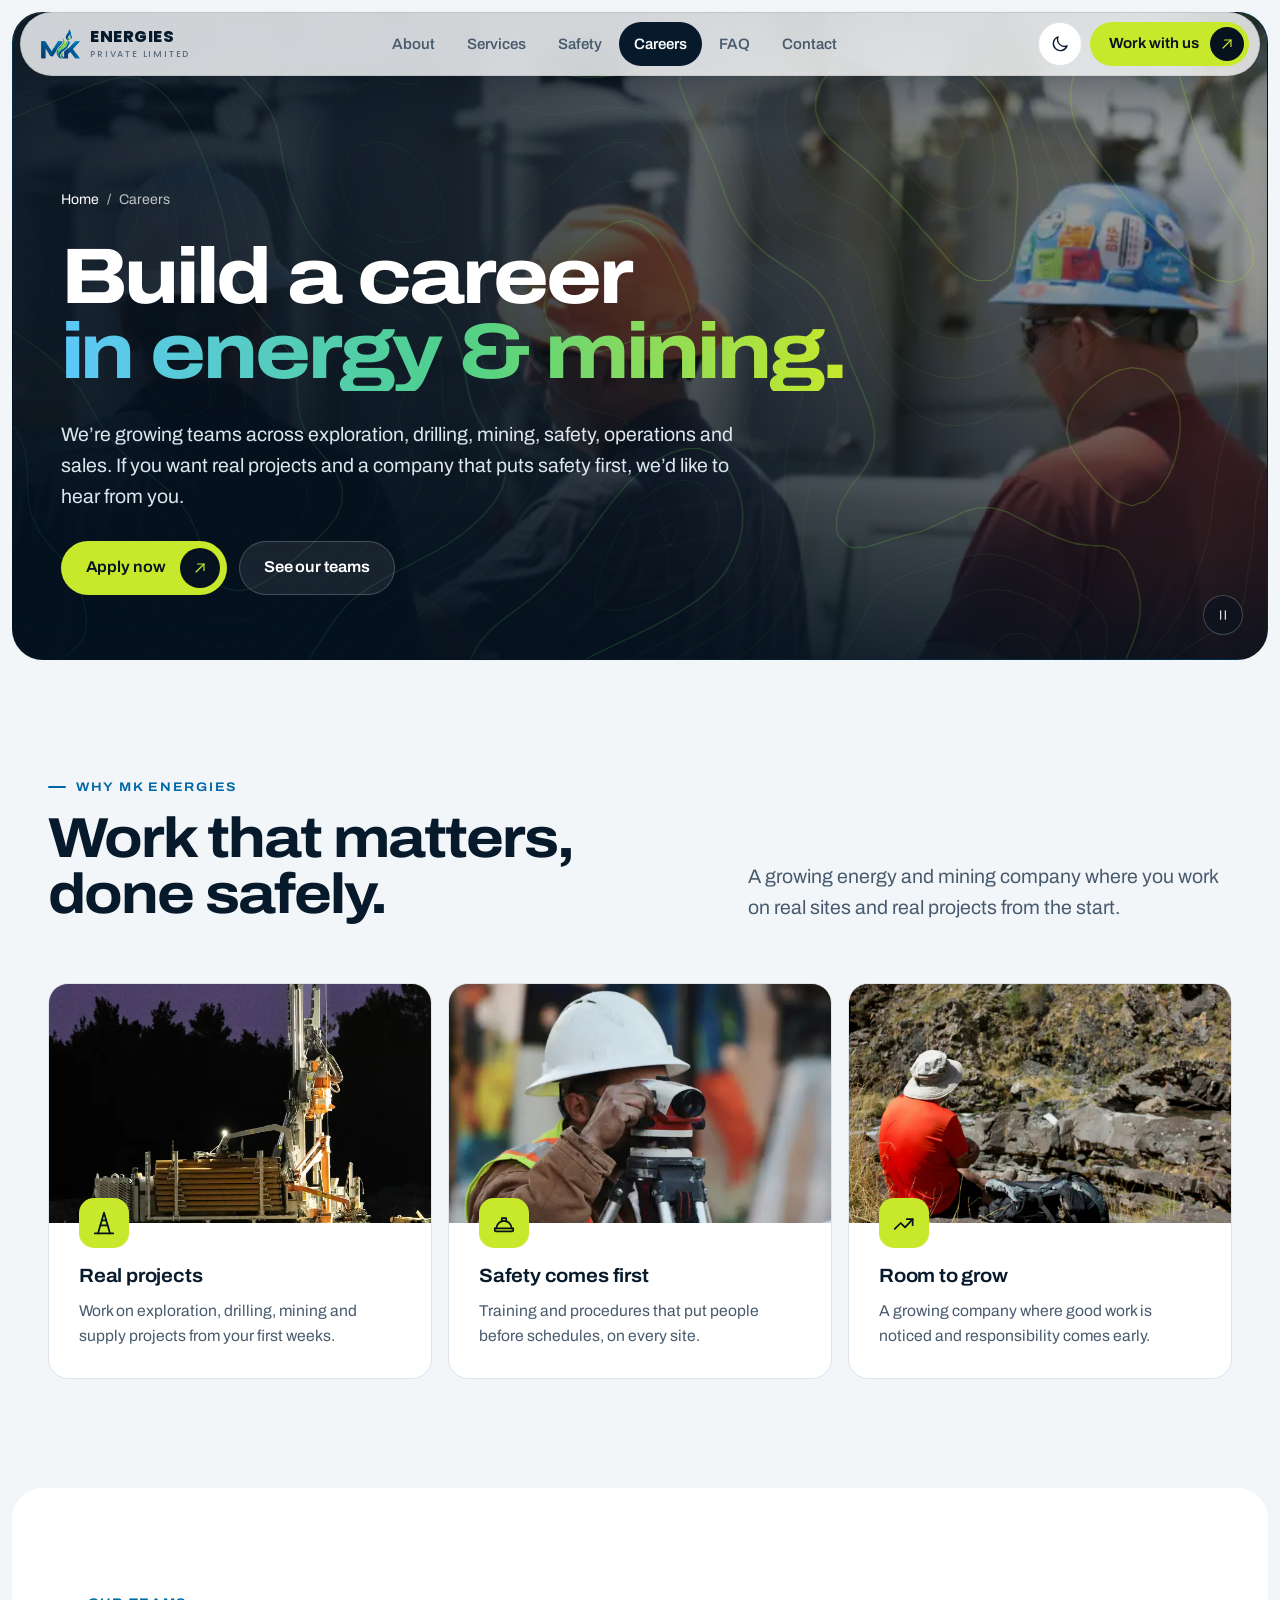
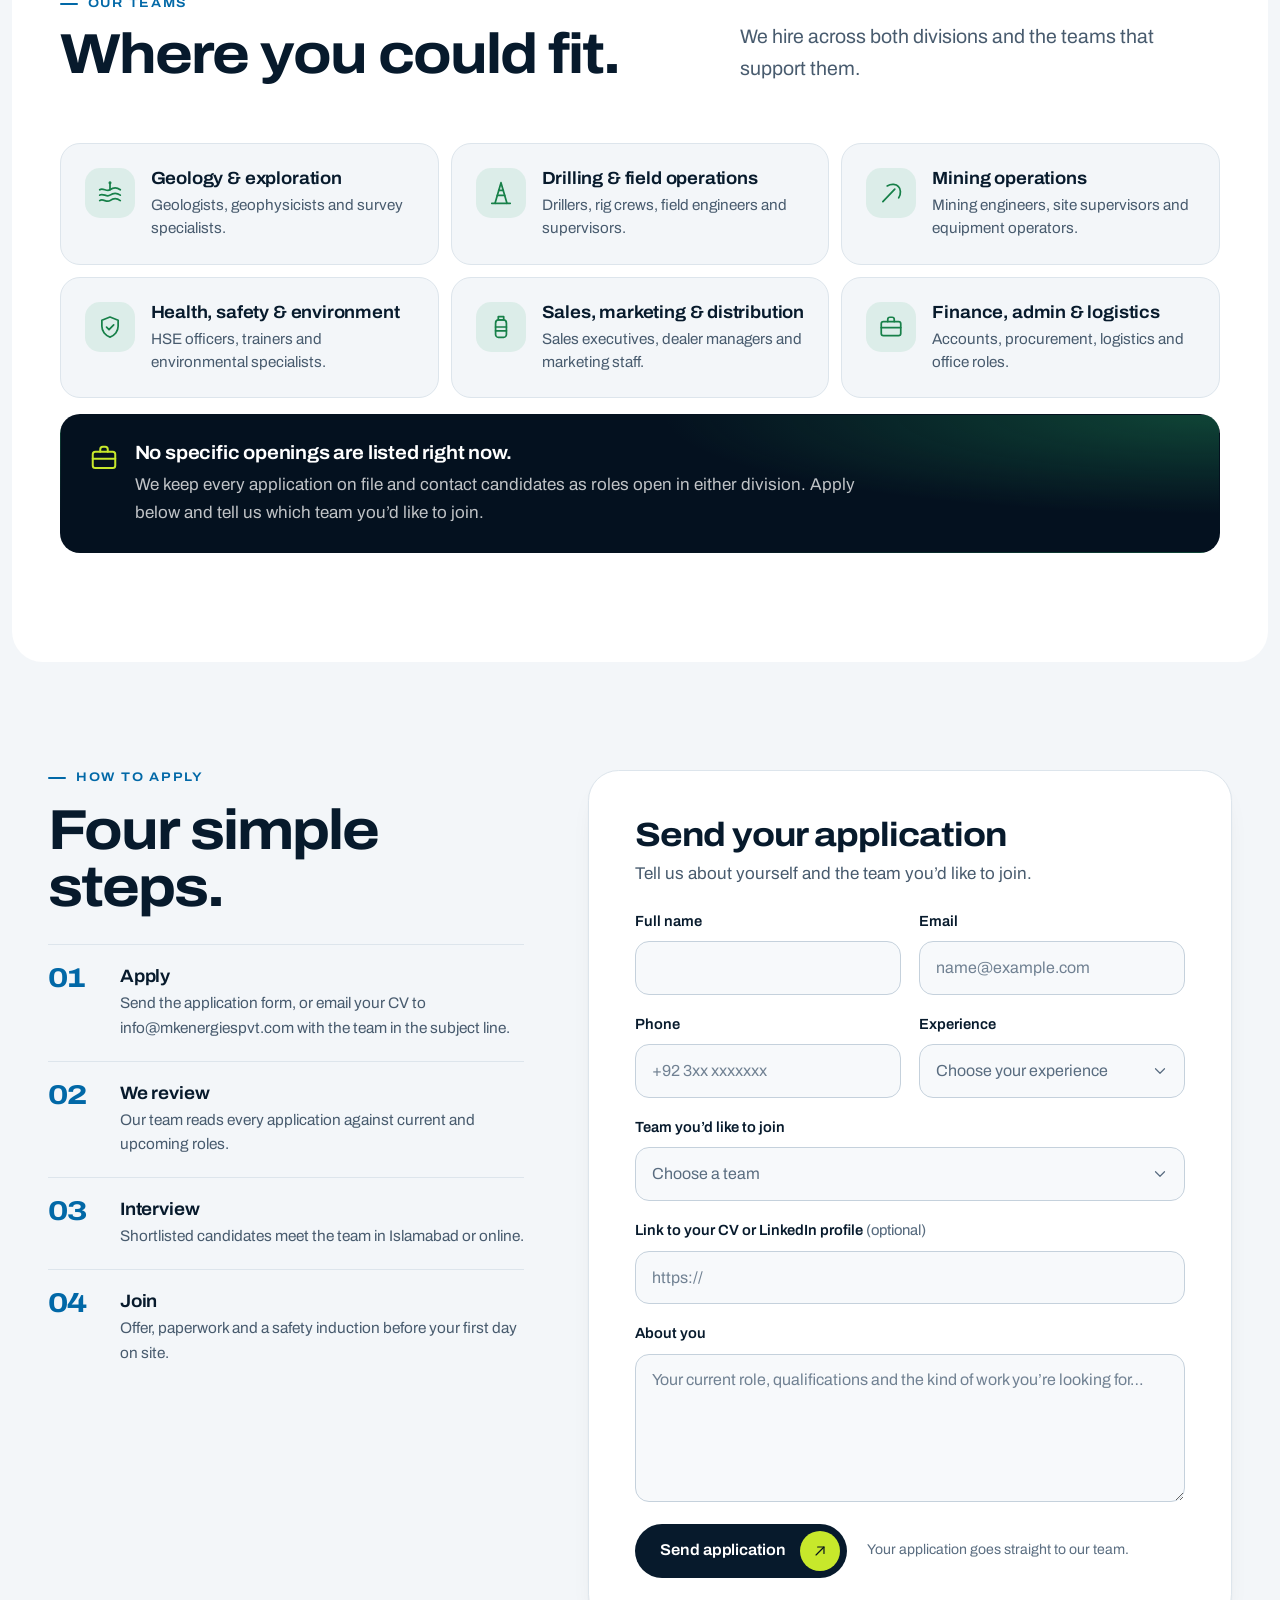
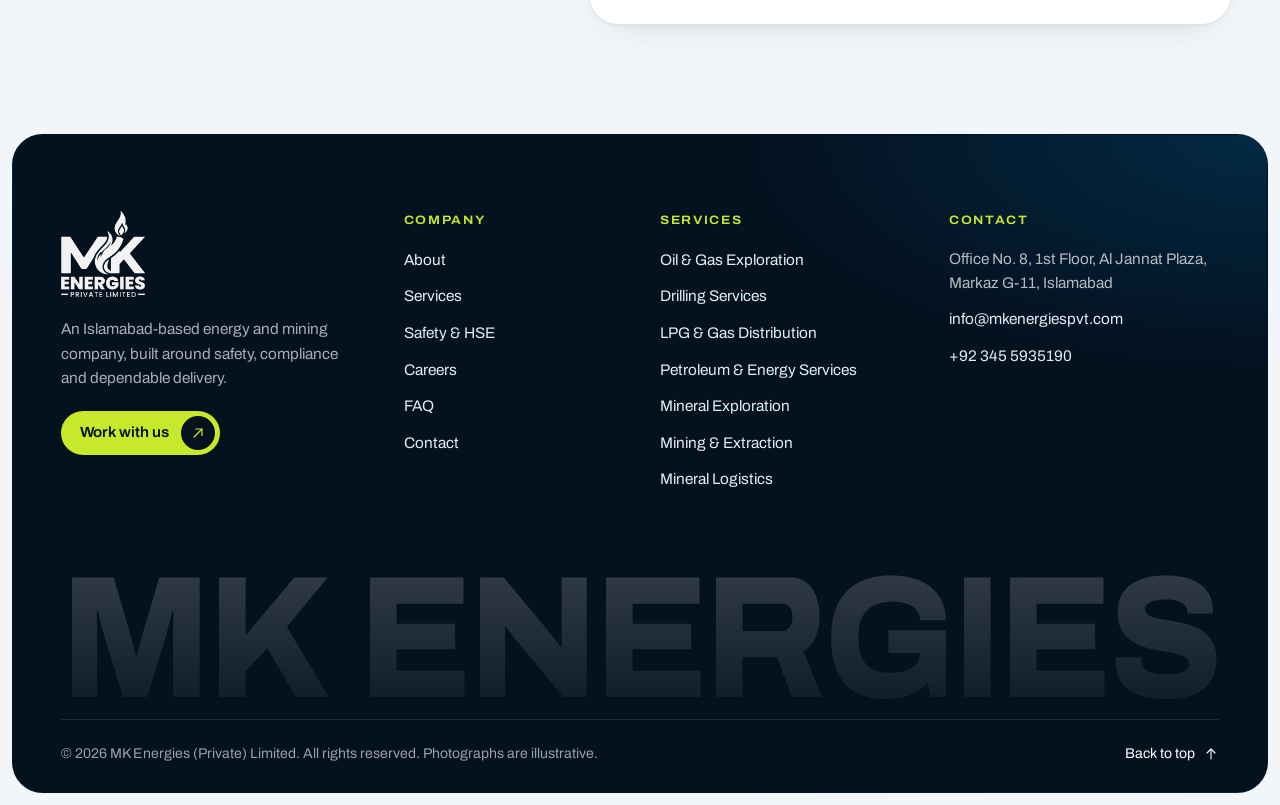
<file: careers.html>
<!doctype html>
<html lang="en">
<head>
<meta charset="utf-8">
<meta name="viewport" content="width=device-width, initial-scale=1, viewport-fit=cover">
<title>Careers | Energy &amp; Mining Jobs at MK Energies</title>
<meta name="claude:viewport-fit-sides" content="cover">
<meta name="description" content="Build a career in energy and mining. MK Energies is growing teams in exploration, drilling, mining, HSE, operations and sales. Apply online.">
<link rel="canonical" href="https://mkenergiespvt.com/careers.html">
<meta name="theme-color" content="#F3F6F9">
<meta property="og:type" content="website">
<meta property="og:site_name" content="MK Energies (Private) Limited">
<meta property="og:title" content="Careers | Energy &amp; Mining Jobs at MK Energies">
<meta property="og:description" content="Build a career in energy and mining. MK Energies is growing teams in exploration, drilling, mining, HSE, operations and sales. Apply online.">
<meta property="og:url" content="https://mkenergiespvt.com/careers.html">
<meta property="og:image" content="https://mkenergiespvt.com/assets/img/og-image.jpg">
<meta property="og:image:width" content="1200">
<meta property="og:image:height" content="630">
<meta property="og:image:alt" content="MK Energies (Private) Limited logo on a blue background">
<meta name="twitter:card" content="summary_large_image">
<link rel="icon" type="image/png" href="assets/img/favicon.png">
<link rel="apple-touch-icon" href="assets/img/favicon.png">
<link rel="preconnect" href="https://fonts.googleapis.com">
<link rel="preconnect" href="https://fonts.gstatic.com" crossorigin>
<link rel="stylesheet" href="https://fonts.googleapis.com/css2?family=Archivo:wdth,wght@62..125,400..800&amp;family=Poppins:wght@500;800&amp;display=swap">
<link rel="stylesheet" href="assets/css/site.css?v=a1566aac">
<script>(function(){var d=document.documentElement;d.classList.add('js');try{var m=localStorage.getItem('mk-theme');if(m==='dark'||m==='light')d.setAttribute('data-mode',m);if(localStorage.getItem('mk-motion')==='off')d.classList.add('motion-off');}catch(e){}if(document.visibilityState==='visible'&&!(window.matchMedia&&matchMedia('(prefers-reduced-motion: reduce)').matches))d.classList.add('intro');})();</script>
<script src="assets/js/site.js?v=691d9c40" defer></script>
<script type="application/ld+json">
{
 "@context": "https://schema.org",
 "@graph": [
  {
   "@type": "LocalBusiness",
   "@id": "https://mkenergiespvt.com/#organization",
   "name": "MK Energies (Private) Limited",
   "url": "https://mkenergiespvt.com/"
  },
  {
   "@type": "BreadcrumbList",
   "itemListElement": [
    {
     "@type": "ListItem",
     "position": 1,
     "name": "Home",
     "item": "https://mkenergiespvt.com/"
    },
    {
     "@type": "ListItem",
     "position": 2,
     "name": "Careers",
     "item": "https://mkenergiespvt.com/careers.html"
    }
   ]
  }
 ]
}
</script>
</head>
<body>
<a class="skip-link" href="#main">Skip to content</a>
<header class="site-header" id="top">
  <div class="nav">
    <a class="brand" href="./" aria-label="MK Energies (Private) Limited, home"><img class="brand-mark on-light" src="assets/img/mark-color.webp" alt="" width="45" height="34"><img class="brand-mark on-dark" src="assets/img/mark-white.webp" alt="" width="45" height="34"><span class="brand-word" aria-hidden="true"><span class="brand-name">ENERGIES</span><span class="brand-sub">Private Limited</span></span></a>
    <nav class="nav-links" aria-label="Main"><a href="about.html">About</a><a href="services.html">Services</a><a href="safety.html">Safety</a><a href="careers.html" aria-current="page">Careers</a><a href="faq.html">FAQ</a><a href="contact.html">Contact</a></nav>
    <div class="nav-actions">
      <button class="round-btn theme-toggle" type="button" data-theme-toggle aria-pressed="false" aria-label="Switch to dark mode"><svg class="i i-sun" viewBox="0 0 24 24" fill="none" stroke="currentColor" stroke-width="1.6" stroke-linecap="round" stroke-linejoin="round" aria-hidden="true" focusable="false"><circle cx="12" cy="12" r="4.2"/><path d="M12 2v2.2M12 19.8V22M4.9 4.9l1.6 1.6M17.5 17.5l1.6 1.6M2 12h2.2M19.8 12H22M4.9 19.1l1.6-1.6M17.5 6.5l1.6-1.6"/></svg><svg class="i i-moon" viewBox="0 0 24 24" fill="none" stroke="currentColor" stroke-width="1.6" stroke-linecap="round" stroke-linejoin="round" aria-hidden="true" focusable="false"><path d="M20.5 14.4A8.5 8.5 0 019.6 3.5a8.5 8.5 0 1010.9 10.9z"/></svg></button>
      <a class="btn btn-lime btn-sm nav-cta" href="contact.html#enquiry"><span>Work with us</span><span class="btn-ic"><svg class="i i-arrow" viewBox="0 0 24 24" fill="none" stroke="currentColor" stroke-width="1.6" stroke-linecap="round" stroke-linejoin="round" aria-hidden="true" focusable="false"><path d="M4.5 12h15"/><path d="M13.5 6l6 6-6 6"/></svg></span></a>
      <a class="round-btn call-btn" href="tel:+923455935190" aria-label="Call sales on +92 345 5935190" title="Call sales on +92 345 5935190"><svg class="i i-phone" viewBox="0 0 24 24" fill="none" stroke="currentColor" stroke-width="1.6" stroke-linecap="round" stroke-linejoin="round" aria-hidden="true" focusable="false"><path d="M21.5 16.6v2.9a2 2 0 01-2.2 2 19.6 19.6 0 01-8.5-3 19.3 19.3 0 01-6-6 19.6 19.6 0 01-3-8.6A2 2 0 013.8 1.8h2.9a2 2 0 012 1.7c.1 1 .4 1.9.7 2.8a2 2 0 01-.5 2.1L7.7 9.6a16 16 0 006 6l1.2-1.2a2 2 0 012.1-.5c.9.3 1.8.6 2.8.7a2 2 0 011.7 2z"/></svg></a>
      <button class="round-btn menu-btn" type="button" data-menu-open aria-expanded="false" aria-controls="mobile-menu" aria-label="Open menu"><svg class="i i-menu" viewBox="0 0 24 24" fill="none" stroke="currentColor" stroke-width="1.6" stroke-linecap="round" stroke-linejoin="round" aria-hidden="true" focusable="false"><path d="M4 8h16M4 16h10"/></svg></button>
    </div>
  </div>
</header>
<div class="mobile-menu" id="mobile-menu" role="dialog" aria-modal="true" aria-label="Menu" hidden>
  <div class="mm-top">
    <a class="brand" href="./" aria-label="MK Energies (Private) Limited, home"><img class="brand-mark on-light" src="assets/img/mark-color.webp" alt="" width="45" height="34"><img class="brand-mark on-dark" src="assets/img/mark-white.webp" alt="" width="45" height="34"><span class="brand-word" aria-hidden="true"><span class="brand-name">ENERGIES</span><span class="brand-sub">Private Limited</span></span></a>
    <button class="round-btn" type="button" data-menu-close aria-label="Close menu"><svg class="i i-close" viewBox="0 0 24 24" fill="none" stroke="currentColor" stroke-width="1.6" stroke-linecap="round" stroke-linejoin="round" aria-hidden="true" focusable="false"><path d="M6 6l12 12M18 6L6 18"/></svg></button>
  </div>
  <nav aria-label="Mobile"><ul class="mm-links"><li style="--i:0"><a href="./">Home<svg class="i i-arrow" viewBox="0 0 24 24" fill="none" stroke="currentColor" stroke-width="1.6" stroke-linecap="round" stroke-linejoin="round" aria-hidden="true" focusable="false"><path d="M4.5 12h15"/><path d="M13.5 6l6 6-6 6"/></svg></a></li><li style="--i:1"><a href="about.html">About<svg class="i i-arrow" viewBox="0 0 24 24" fill="none" stroke="currentColor" stroke-width="1.6" stroke-linecap="round" stroke-linejoin="round" aria-hidden="true" focusable="false"><path d="M4.5 12h15"/><path d="M13.5 6l6 6-6 6"/></svg></a></li><li style="--i:2"><a href="services.html">Services<svg class="i i-arrow" viewBox="0 0 24 24" fill="none" stroke="currentColor" stroke-width="1.6" stroke-linecap="round" stroke-linejoin="round" aria-hidden="true" focusable="false"><path d="M4.5 12h15"/><path d="M13.5 6l6 6-6 6"/></svg></a></li><li style="--i:3"><a href="safety.html">Safety<svg class="i i-arrow" viewBox="0 0 24 24" fill="none" stroke="currentColor" stroke-width="1.6" stroke-linecap="round" stroke-linejoin="round" aria-hidden="true" focusable="false"><path d="M4.5 12h15"/><path d="M13.5 6l6 6-6 6"/></svg></a></li><li style="--i:4"><a href="careers.html" aria-current="page">Careers<svg class="i i-arrow" viewBox="0 0 24 24" fill="none" stroke="currentColor" stroke-width="1.6" stroke-linecap="round" stroke-linejoin="round" aria-hidden="true" focusable="false"><path d="M4.5 12h15"/><path d="M13.5 6l6 6-6 6"/></svg></a></li><li style="--i:5"><a href="faq.html">FAQ<svg class="i i-arrow" viewBox="0 0 24 24" fill="none" stroke="currentColor" stroke-width="1.6" stroke-linecap="round" stroke-linejoin="round" aria-hidden="true" focusable="false"><path d="M4.5 12h15"/><path d="M13.5 6l6 6-6 6"/></svg></a></li><li style="--i:6"><a href="contact.html">Contact<svg class="i i-arrow" viewBox="0 0 24 24" fill="none" stroke="currentColor" stroke-width="1.6" stroke-linecap="round" stroke-linejoin="round" aria-hidden="true" focusable="false"><path d="M4.5 12h15"/><path d="M13.5 6l6 6-6 6"/></svg></a></li></ul></nav>
  <div class="mm-foot">
    <a class="btn btn-lime" href="contact.html#enquiry"><span>Work with us</span><span class="btn-ic"><svg class="i i-arrow" viewBox="0 0 24 24" fill="none" stroke="currentColor" stroke-width="1.6" stroke-linecap="round" stroke-linejoin="round" aria-hidden="true" focusable="false"><path d="M4.5 12h15"/><path d="M13.5 6l6 6-6 6"/></svg></span></a>
    <dl class="mm-contact">
      <dt>Sales</dt><dd><a href="tel:+923455935190">+92 345 5935190</a></dd>
      <dt>Email</dt><dd><a href="mailto:info@mkenergiespvt.com">info@mkenergiespvt.com</a></dd>
    </dl>
    <button class="mm-theme" type="button" data-theme-toggle aria-pressed="false" aria-label="Switch to dark mode"><span data-theme-label>Dark mode</span><svg class="i i-sun" viewBox="0 0 24 24" fill="none" stroke="currentColor" stroke-width="1.6" stroke-linecap="round" stroke-linejoin="round" aria-hidden="true" focusable="false"><circle cx="12" cy="12" r="4.2"/><path d="M12 2v2.2M12 19.8V22M4.9 4.9l1.6 1.6M17.5 17.5l1.6 1.6M2 12h2.2M19.8 12H22M4.9 19.1l1.6-1.6M17.5 6.5l1.6-1.6"/></svg><svg class="i i-moon" viewBox="0 0 24 24" fill="none" stroke="currentColor" stroke-width="1.6" stroke-linecap="round" stroke-linejoin="round" aria-hidden="true" focusable="false"><path d="M20.5 14.4A8.5 8.5 0 019.6 3.5a8.5 8.5 0 1010.9 10.9z"/></svg></button>
  </div>
</div>
<main id="main">
<section class="page-head" aria-labelledby="page-title">
  <div class="stage has-photo">
    <picture class="ph" style="--pos:70% 32%;--dim:0.62"><source media="(max-width: 767px)" srcset="assets/img/photos/team-at-gas-plant-m.webp"><img src="assets/img/photos/team-at-gas-plant-1400.webp" srcset="assets/img/photos/team-at-gas-plant-1400.webp 1400w, assets/img/photos/team-at-gas-plant-2000.webp 2000w" sizes="100vw" width="2000" height="1333" alt="" fetchpriority="high"></picture><span class="shade" aria-hidden="true"></span><canvas class="topo" data-topo="live" data-tone="green" aria-hidden="true"></canvas>
    <div class="wrap page-head-inner">
      <nav class="crumbs load-in" aria-label="Breadcrumb"><a href="./">Home</a><span aria-hidden="true">/</span><span aria-current="page">Careers</span></nav>
      <h1 class="page-title" id="page-title">
        <span class="line"><span style="--i:0">Build a career</span></span>
        <span class="line"><span style="--i:1" class="accent">in energy &amp; mining.</span></span>
      </h1>
      <p class="lead load-in" style="--delay:260ms">We&rsquo;re growing teams across exploration, drilling, mining, safety, operations and sales. If you want real projects and a company that puts safety first, we&rsquo;d like to hear from you.</p>
      <div class="hero-actions load-in" style="--delay:340ms">
        <a class="btn btn-lime" href="#apply"><span>Apply now</span><span class="btn-ic"><svg class="i i-arrow" viewBox="0 0 24 24" fill="none" stroke="currentColor" stroke-width="1.6" stroke-linecap="round" stroke-linejoin="round" aria-hidden="true" focusable="false"><path d="M4.5 12h15"/><path d="M13.5 6l6 6-6 6"/></svg></span></a>
        <a class="btn btn-glass" href="#teams">See our teams</a>
      </div>
    </div>
    <button class="motion-btn" type="button" data-motion-toggle aria-label="Pause background animation" title="Pause background animation"><svg class="i i-pause" viewBox="0 0 24 24" fill="none" stroke="currentColor" stroke-width="1.6" stroke-linecap="round" stroke-linejoin="round" aria-hidden="true" focusable="false"><path d="M8.5 5.5v13M15.5 5.5v13"/></svg><svg class="i i-play" viewBox="0 0 24 24" fill="none" stroke="currentColor" stroke-width="1.6" stroke-linecap="round" stroke-linejoin="round" aria-hidden="true" focusable="false"><path d="M8 5.5v13l10.5-6.5z"/></svg></button>
  </div>
</section>

<section class="section" aria-labelledby="why-title">
  <div class="wrap">
    <div class="section-head split-head" data-reveal>
      <div><span class="eyebrow">Why MK Energies</span><h2 class="h2" id="why-title">Work that matters, done safely.</h2></div>
      <p class="lead">A growing energy and mining company where you work on real sites and real projects from the start.</p>
    </div>
    <ul class="cards three"><li class="card photo-card" data-reveal style="--rd:0ms"><div class="card-media"><img src="assets/img/photos/drilling-rig-night-720.webp" width="720" height="540" alt="Drilling rig working at night under site lights" loading="lazy" decoding="async"></div><div class="card-body"><svg class="i i-rig" viewBox="0 0 24 24" fill="none" stroke="currentColor" stroke-width="1.6" stroke-linecap="round" stroke-linejoin="round" aria-hidden="true" focusable="false"><path d="M12 2.5L6.5 21.5M12 2.5l5.5 19"/><path d="M8.6 14.2h6.8M9.9 9.6h4.2"/><path d="M3.5 21.5h17"/></svg><h3>Real projects</h3><p>Work on exploration, drilling, mining and supply projects from your first weeks.</p></div></li><li class="card photo-card" data-reveal style="--rd:100ms"><div class="card-media"><img src="assets/img/photos/surveyor-level-wide-560.webp" srcset="assets/img/photos/surveyor-level-wide-560.webp 560w, assets/img/photos/surveyor-level-wide-900.webp 900w" sizes="(min-width: 1000px) 33vw, (min-width: 640px) 50vw, 100vw" width="900" height="562" alt="Surveyor in a white hard hat and high-visibility vest using a level" loading="lazy" decoding="async"></div><div class="card-body"><svg class="i i-hardhat" viewBox="0 0 24 24" fill="none" stroke="currentColor" stroke-width="1.6" stroke-linecap="round" stroke-linejoin="round" aria-hidden="true" focusable="false"><path d="M3.5 17h17"/><path d="M5 17a7 7 0 0114 0"/><path d="M10 10.6V7.5h4v3.1"/><path d="M3.5 17v1.8a1 1 0 001 1h15a1 1 0 001-1V17"/></svg><h3>Safety comes first</h3><p>Training and procedures that put people before schedules, on every site.</p></div></li><li class="card photo-card" data-reveal style="--rd:200ms"><div class="card-media"><img src="assets/img/photos/studying-rock-outcrop-560.webp" srcset="assets/img/photos/studying-rock-outcrop-560.webp 560w, assets/img/photos/studying-rock-outcrop-900.webp 900w" sizes="(min-width: 1000px) 33vw, (min-width: 640px) 50vw, 100vw" width="900" height="562" alt="Person in a red shirt studying a rock outcrop beside a stream" loading="lazy" decoding="async"></div><div class="card-body"><svg class="i i-growth" viewBox="0 0 24 24" fill="none" stroke="currentColor" stroke-width="1.6" stroke-linecap="round" stroke-linejoin="round" aria-hidden="true" focusable="false"><path d="M3.5 17.5l5.5-5.5 4 4 7-7.5"/><path d="M14.5 8.5h5.5V14"/></svg><h3>Room to grow</h3><p>A growing company where good work is noticed and responsibility comes early.</p></div></li></ul>
  </div>
</section>

<section class="section section-tint" id="teams" aria-labelledby="teams-title">
  <div class="wrap">
    <div class="section-head split-head" data-reveal>
      <div><span class="eyebrow">Our teams</span><h2 class="h2" id="teams-title">Where you could fit.</h2></div>
      <p class="lead">We hire across both divisions and the teams that support them.</p>
    </div>
    <ul class="team-areas"><li class="team-area" data-reveal style="--rd:0ms"><svg class="i i-strata" viewBox="0 0 24 24" fill="none" stroke="currentColor" stroke-width="1.6" stroke-linecap="round" stroke-linejoin="round" aria-hidden="true" focusable="false"><path d="M2.5 9c3-2.2 6.5 2.2 9.5 0s6.5-2.2 9.5 0"/><path d="M2.5 14c3-2.2 6.5 2.2 9.5 0s6.5-2.2 9.5 0"/><path d="M2.5 19c3-2.2 6.5 2.2 9.5 0s6.5-2.2 9.5 0"/><path d="M12 2.5v6.5"/><circle cx="12" cy="2.5" r=".6"/></svg><div><h3>Geology &amp; exploration</h3><p>Geologists, geophysicists and survey specialists.</p></div></li><li class="team-area" data-reveal style="--rd:80ms"><svg class="i i-rig" viewBox="0 0 24 24" fill="none" stroke="currentColor" stroke-width="1.6" stroke-linecap="round" stroke-linejoin="round" aria-hidden="true" focusable="false"><path d="M12 2.5L6.5 21.5M12 2.5l5.5 19"/><path d="M8.6 14.2h6.8M9.9 9.6h4.2"/><path d="M3.5 21.5h17"/></svg><div><h3>Drilling &amp; field operations</h3><p>Drillers, rig crews, field engineers and supervisors.</p></div></li><li class="team-area" data-reveal style="--rd:160ms"><svg class="i i-pick" viewBox="0 0 24 24" fill="none" stroke="currentColor" stroke-width="1.6" stroke-linecap="round" stroke-linejoin="round" aria-hidden="true" focusable="false"><path d="M4.5 20l11-11.5"/><path d="M8.5 5.5c4-2.4 8.4-1.6 10.4.6 2.1 2 2.6 6.4.2 10.4"/></svg><div><h3>Mining operations</h3><p>Mining engineers, site supervisors and equipment operators.</p></div></li><li class="team-area" data-reveal style="--rd:0ms"><svg class="i i-shield" viewBox="0 0 24 24" fill="none" stroke="currentColor" stroke-width="1.6" stroke-linecap="round" stroke-linejoin="round" aria-hidden="true" focusable="false"><path d="M12 2.8l7.5 3v5.6c0 4.6-3.2 8.6-7.5 9.9-4.3-1.3-7.5-5.3-7.5-9.9V5.8z"/><path d="M8.8 12.2l2.3 2.3 4.3-4.5"/></svg><div><h3>Health, safety &amp; environment</h3><p>HSE officers, trainers and environmental specialists.</p></div></li><li class="team-area" data-reveal style="--rd:80ms"><svg class="i i-cylinder" viewBox="0 0 24 24" fill="none" stroke="currentColor" stroke-width="1.6" stroke-linecap="round" stroke-linejoin="round" aria-hidden="true" focusable="false"><path d="M9.5 2.5h5v3h-5z"/><path d="M7 8.5a3 3 0 013-3h4a3 3 0 013 3V19a2.5 2.5 0 01-2.5 2.5h-5A2.5 2.5 0 017 19z"/><path d="M7 12h10M7 15.5h10"/></svg><div><h3>Sales, marketing &amp; distribution</h3><p>Sales executives, dealer managers and marketing staff.</p></div></li><li class="team-area" data-reveal style="--rd:160ms"><svg class="i i-briefcase" viewBox="0 0 24 24" fill="none" stroke="currentColor" stroke-width="1.6" stroke-linecap="round" stroke-linejoin="round" aria-hidden="true" focusable="false"><rect x="3" y="7" width="18" height="13" rx="2"/><path d="M9 7V5a2 2 0 012-2h2a2 2 0 012 2v2"/><path d="M3 12.5h18"/></svg><div><h3>Finance, admin &amp; logistics</h3><p>Accounts, procurement, logistics and office roles.</p></div></li></ul>
    <div class="openings-note" data-reveal>
      <svg class="i i-briefcase" viewBox="0 0 24 24" fill="none" stroke="currentColor" stroke-width="1.6" stroke-linecap="round" stroke-linejoin="round" aria-hidden="true" focusable="false"><rect x="3" y="7" width="18" height="13" rx="2"/><path d="M9 7V5a2 2 0 012-2h2a2 2 0 012 2v2"/><path d="M3 12.5h18"/></svg>
      <div>
        <h3>No specific openings are listed right now.</h3>
        <p>We keep every application on file and contact candidates as roles open in either division. Apply below and tell us which team you&rsquo;d like to join.</p>
      </div>
    </div>
  </div>
</section>

<section class="section" id="apply" aria-labelledby="apply-title">
  <div class="wrap apply-grid">
    <div class="apply-intro" data-reveal>
      <span class="eyebrow">How to apply</span>
      <h2 class="h2" id="apply-title">Four simple steps.</h2>
      <ol class="apply-steps"><li><span class="apply-num">01</span><div><h3>Apply</h3><p>Send the application form, or email your CV to info@mkenergiespvt.com with the team in the subject line.</p></div></li><li><span class="apply-num">02</span><div><h3>We review</h3><p>Our team reads every application against current and upcoming roles.</p></div></li><li><span class="apply-num">03</span><div><h3>Interview</h3><p>Shortlisted candidates meet the team in Islamabad or online.</p></div></li><li><span class="apply-num">04</span><div><h3>Join</h3><p>Offer, paperwork and a safety induction before your first day on site.</p></div></li></ol>
    </div>
    <div class="form-wrap">
      <form class="form" id="careers-form" data-form="careers" data-subject="Career application: {team}" action="https://formspree.io/f/maeeykbj" method="POST" novalidate>
        <div class="form-head">
          <h2>Send your application</h2>
          <p>Tell us about yourself and the team you&rsquo;d like to join.</p>
        </div>
        <div class="field-row">
          <div class="field">
            <label for="c-name">Full name</label>
            <input id="c-name" name="name" type="text" autocomplete="name" required>
            <p class="err" id="c-name-err" hidden>Enter your name.</p>
          </div>
          <div class="field">
            <label for="c-email">Email</label>
            <input id="c-email" name="email" type="email" autocomplete="email" required placeholder="name@example.com">
            <p class="err" id="c-email-err" hidden>Enter a valid email address, like name@example.com.</p>
          </div>
        </div>
        <div class="field-row">
          <div class="field">
            <label for="c-phone">Phone</label>
            <input id="c-phone" name="phone" type="tel" autocomplete="tel" required placeholder="+92 3xx xxxxxxx">
            <p class="err" id="c-phone-err" hidden>Enter a phone number we can reach you on.</p>
          </div>
          <div class="field">
            <label for="c-exp">Experience</label>
            <div class="select">
              <select id="c-exp" name="experience" required>
                <option value="" disabled selected>Choose your experience</option>
                <option>Graduate or under 2 years</option>
                <option>2 to 5 years</option>
                <option>5 to 10 years</option>
                <option>More than 10 years</option>
              </select>
              <svg class="i i-chevron" viewBox="0 0 24 24" fill="none" stroke="currentColor" stroke-width="1.6" stroke-linecap="round" stroke-linejoin="round" aria-hidden="true" focusable="false"><path d="M6 9l6 6 6-6"/></svg>
            </div>
            <p class="err" id="c-exp-err" hidden>Choose your level of experience.</p>
          </div>
        </div>
        <div class="field">
          <label for="c-team">Team you&rsquo;d like to join</label>
          <div class="select">
            <select id="c-team" name="team" required><option value="" disabled selected>Choose a team</option><option>Geology &amp; exploration</option><option>Drilling &amp; field operations</option><option>Mining operations</option><option>Health, safety &amp; environment</option><option>Sales, marketing &amp; distribution</option><option>Finance, admin &amp; logistics</option><option>Other or not sure</option></select>
            <svg class="i i-chevron" viewBox="0 0 24 24" fill="none" stroke="currentColor" stroke-width="1.6" stroke-linecap="round" stroke-linejoin="round" aria-hidden="true" focusable="false"><path d="M6 9l6 6 6-6"/></svg>
          </div>
          <p class="err" id="c-team-err" hidden>Choose the team you&rsquo;d like to join.</p>
        </div>
        <div class="field">
          <label for="c-cv">Link to your CV or LinkedIn profile <span class="opt">(optional)</span></label>
          <input id="c-cv" name="cv_link" type="url" inputmode="url" placeholder="https://" data-check="url">
          <p class="err" id="c-cv-err" hidden>Enter a full link starting with https://, or leave this empty.</p>
        </div>
        <div class="field">
          <label for="c-message">About you</label>
          <textarea id="c-message" name="message" rows="5" required placeholder="Your current role, qualifications and the kind of work you&rsquo;re looking for…"></textarea>
          <p class="err" id="c-message-err" hidden>Tell us a little about yourself.</p>
        </div>
        <input type="hidden" name="_subject" value="Career application from mkenergiespvt.com">
        <div class="hp" aria-hidden="true">
          <label for="c-gotcha">Leave this field empty</label>
          <input type="text" id="c-gotcha" name="_gotcha" tabindex="-1" autocomplete="off">
        </div>
        <p class="form-alert" id="careers-error" role="alert" data-fail="We couldn&rsquo;t send your application just now. Please try again, or email your CV to info@mkenergiespvt.com." hidden></p>
        <div class="form-foot">
          <button class="btn btn-solid" type="submit"><span data-submit-label>Send application</span><span class="btn-ic"><svg class="i i-arrow" viewBox="0 0 24 24" fill="none" stroke="currentColor" stroke-width="1.6" stroke-linecap="round" stroke-linejoin="round" aria-hidden="true" focusable="false"><path d="M4.5 12h15"/><path d="M13.5 6l6 6-6 6"/></svg></span></button>
          <p class="form-note">Your application goes straight to our team.</p>
        </div>
      </form>
      <div class="form-ready" id="careers-done" tabindex="-1" hidden>
        <div class="ready-head"><svg class="i i-check" viewBox="0 0 24 24" fill="none" stroke="currentColor" stroke-width="1.6" stroke-linecap="round" stroke-linejoin="round" aria-hidden="true" focusable="false"><path d="M4.5 12.5l5 5 10-11"/></svg><h2>Thank you. Your application has been sent.</h2></div>
        <p>We review every application and will contact you at <b data-reply-to>your email address</b> if there is a suitable role.</p>
        <div class="ready-actions"><button class="btn btn-line" type="button" data-form-reset>Send another application</button></div>
      </div>
    </div>
  </div>
</section>
</main>
<footer class="site-footer">
  <div class="wrap">
    <div class="footer-top">
      <div class="footer-brand">
        <img src="assets/img/logo-white.webp" alt="MK Energies (Private) Limited" width="112" height="115" loading="lazy">
        <p>An Islamabad-based energy and mining company, built around safety, compliance and dependable delivery.</p>
        <a class="btn btn-lime btn-sm" href="contact.html#enquiry"><span>Work with us</span><span class="btn-ic"><svg class="i i-arrow" viewBox="0 0 24 24" fill="none" stroke="currentColor" stroke-width="1.6" stroke-linecap="round" stroke-linejoin="round" aria-hidden="true" focusable="false"><path d="M4.5 12h15"/><path d="M13.5 6l6 6-6 6"/></svg></span></a>
      </div>
      <div class="footer-col">
        <h2 class="footer-h">Company</h2>
        <ul><li><a href="about.html">About</a></li><li><a href="services.html">Services</a></li><li><a href="safety.html">Safety &amp; HSE</a></li><li><a href="careers.html">Careers</a></li><li><a href="faq.html">FAQ</a></li><li><a href="contact.html">Contact</a></li></ul>
      </div>
      <div class="footer-col">
        <h2 class="footer-h">Services</h2>
        <ul><li><a href="services.html#exploration">Oil &amp; Gas Exploration</a></li><li><a href="services.html#drilling">Drilling Services</a></li><li><a href="services.html#lpg">LPG &amp; Gas Distribution</a></li><li><a href="services.html#petroleum">Petroleum &amp; Energy Services</a></li><li><a href="services.html#mineral-exploration">Mineral Exploration</a></li><li><a href="services.html#mining-extraction">Mining &amp; Extraction</a></li><li><a href="services.html#mineral-logistics">Mineral Logistics</a></li></ul>
      </div>
      <div class="footer-col">
        <h2 class="footer-h">Contact</h2>
        <ul>
          <li><address>Office No. 8, 1st Floor, Al Jannat Plaza, Markaz G-11, Islamabad</address></li>
          <li><a href="mailto:info@mkenergiespvt.com">info@mkenergiespvt.com</a></li>
          <li><a href="tel:+923455935190">+92 345 5935190</a></li>
        </ul>
      </div>
    </div>
    <svg class="footer-wordmark" viewBox="0 0 1000 112" aria-hidden="true" focusable="false">
      <defs><linearGradient id="wordmark-fill" x1="0" y1="0" x2="0" y2="1"><stop offset="0" stop-color="#fff" stop-opacity=".2"/><stop offset="1" stop-color="#fff" stop-opacity=".02"/></linearGradient></defs>
      <text x="0" y="108" textLength="1000" lengthAdjust="spacingAndGlyphs" fill="url(#wordmark-fill)">MK ENERGIES</text>
    </svg>
    <div class="footer-bottom">
      <span>&copy; <span data-year>2026</span> MK Energies (Private) Limited. All rights reserved. Photographs are illustrative.</span>
      <a class="to-top" href="#top">Back to top <svg class="i i-up" viewBox="0 0 24 24" fill="none" stroke="currentColor" stroke-width="1.6" stroke-linecap="round" stroke-linejoin="round" aria-hidden="true" focusable="false"><path d="M12 19.5v-15"/><path d="M6 10.5l6-6 6 6"/></svg></a>
    </div>
  </div>
</footer>
</body>
</html>
</file>
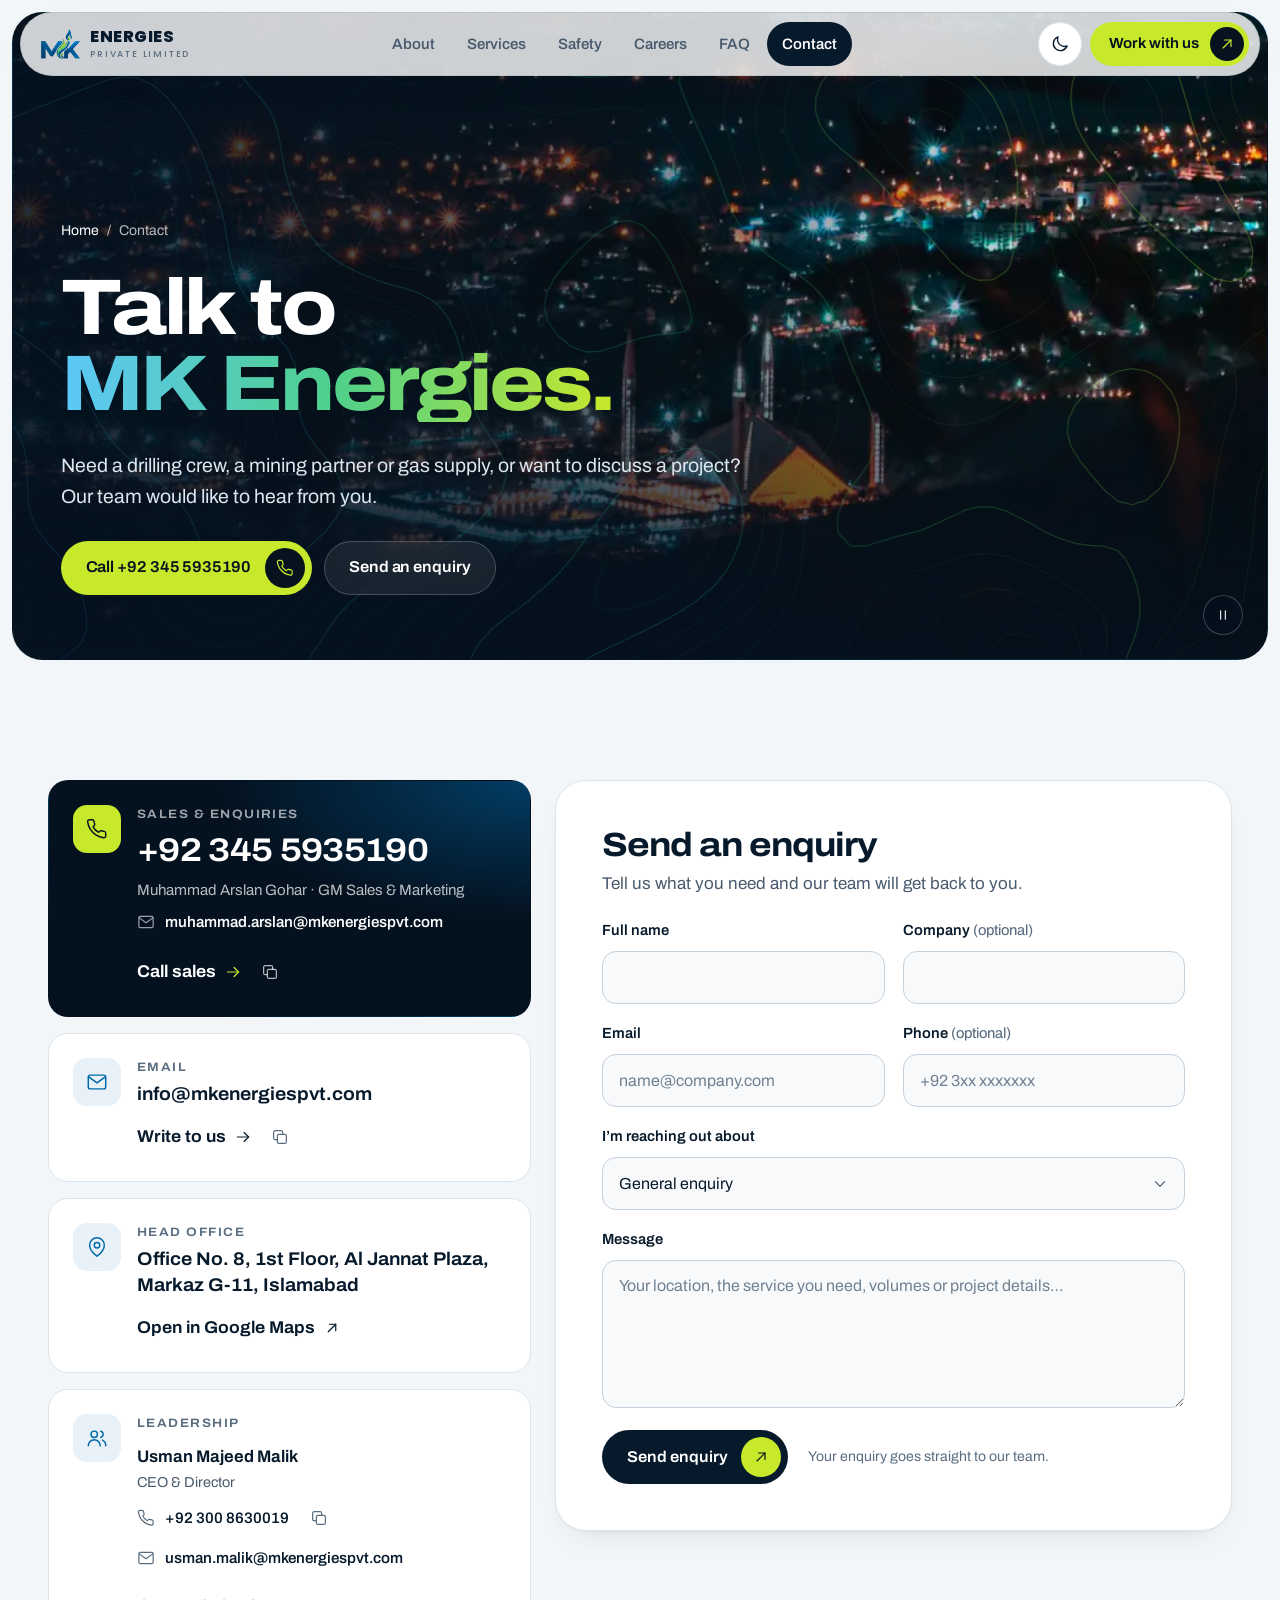
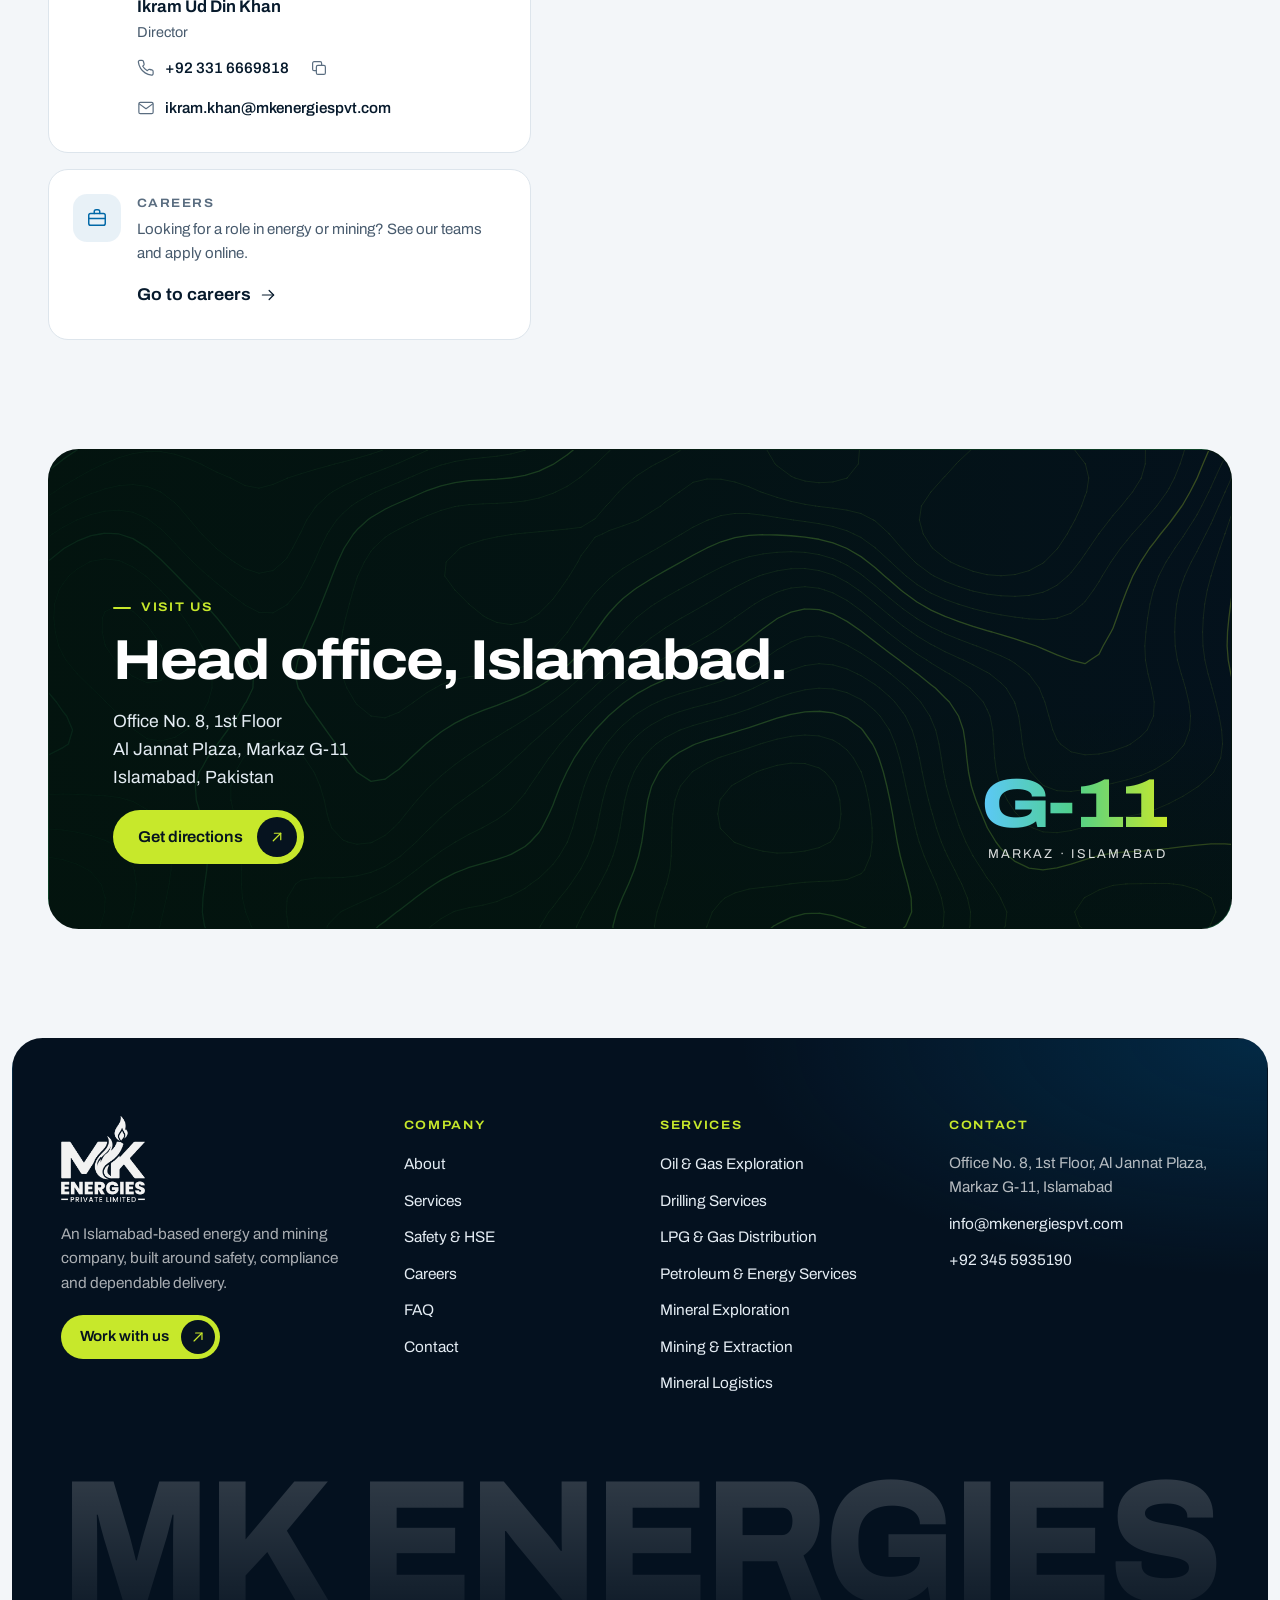
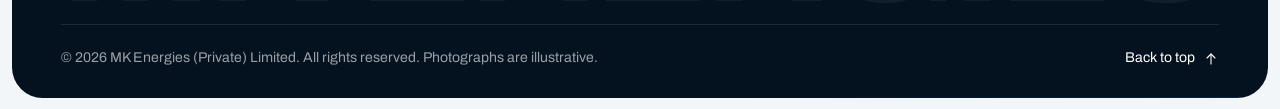
<file: contact.html>
<!doctype html>
<html lang="en">
<head>
<meta charset="utf-8">
<meta name="viewport" content="width=device-width, initial-scale=1, viewport-fit=cover">
<title>Contact MK Energies | Energy &amp; Mining, Islamabad</title>
<meta name="claude:viewport-fit-sides" content="cover">
<meta name="description" content="Call MK Energies on +92 345 5935190, email info@mkenergiespvt.com or visit our office in Markaz G-11, Islamabad. Send an enquiry online.">
<link rel="canonical" href="https://mkenergiespvt.com/contact.html">
<meta name="theme-color" content="#F3F6F9">
<meta property="og:type" content="website">
<meta property="og:site_name" content="MK Energies (Private) Limited">
<meta property="og:title" content="Contact MK Energies | Energy &amp; Mining, Islamabad">
<meta property="og:description" content="Call MK Energies on +92 345 5935190, email info@mkenergiespvt.com or visit our office in Markaz G-11, Islamabad. Send an enquiry online.">
<meta property="og:url" content="https://mkenergiespvt.com/contact.html">
<meta property="og:image" content="https://mkenergiespvt.com/assets/img/og-image.jpg">
<meta property="og:image:width" content="1200">
<meta property="og:image:height" content="630">
<meta property="og:image:alt" content="MK Energies (Private) Limited logo on a blue background">
<meta name="twitter:card" content="summary_large_image">
<link rel="icon" type="image/png" href="assets/img/favicon.png">
<link rel="apple-touch-icon" href="assets/img/favicon.png">
<link rel="preconnect" href="https://fonts.googleapis.com">
<link rel="preconnect" href="https://fonts.gstatic.com" crossorigin>
<link rel="stylesheet" href="https://fonts.googleapis.com/css2?family=Archivo:wdth,wght@62..125,400..800&amp;family=Poppins:wght@500;800&amp;display=swap">
<link rel="stylesheet" href="assets/css/site.css?v=a1566aac">
<script>(function(){var d=document.documentElement;d.classList.add('js');try{var m=localStorage.getItem('mk-theme');if(m==='dark'||m==='light')d.setAttribute('data-mode',m);if(localStorage.getItem('mk-motion')==='off')d.classList.add('motion-off');}catch(e){}if(document.visibilityState==='visible'&&!(window.matchMedia&&matchMedia('(prefers-reduced-motion: reduce)').matches))d.classList.add('intro');})();</script>
<script src="assets/js/site.js?v=691d9c40" defer></script>
<script type="application/ld+json">
{
 "@context": "https://schema.org",
 "@graph": [
  {
   "@type": "LocalBusiness",
   "@id": "https://mkenergiespvt.com/#organization",
   "name": "MK Energies (Private) Limited",
   "url": "https://mkenergiespvt.com/"
  },
  {
   "@type": "BreadcrumbList",
   "itemListElement": [
    {
     "@type": "ListItem",
     "position": 1,
     "name": "Home",
     "item": "https://mkenergiespvt.com/"
    },
    {
     "@type": "ListItem",
     "position": 2,
     "name": "Contact",
     "item": "https://mkenergiespvt.com/contact.html"
    }
   ]
  }
 ]
}
</script>
</head>
<body>
<a class="skip-link" href="#main">Skip to content</a>
<header class="site-header" id="top">
  <div class="nav">
    <a class="brand" href="./" aria-label="MK Energies (Private) Limited, home"><img class="brand-mark on-light" src="assets/img/mark-color.webp" alt="" width="45" height="34"><img class="brand-mark on-dark" src="assets/img/mark-white.webp" alt="" width="45" height="34"><span class="brand-word" aria-hidden="true"><span class="brand-name">ENERGIES</span><span class="brand-sub">Private Limited</span></span></a>
    <nav class="nav-links" aria-label="Main"><a href="about.html">About</a><a href="services.html">Services</a><a href="safety.html">Safety</a><a href="careers.html">Careers</a><a href="faq.html">FAQ</a><a href="contact.html" aria-current="page">Contact</a></nav>
    <div class="nav-actions">
      <button class="round-btn theme-toggle" type="button" data-theme-toggle aria-pressed="false" aria-label="Switch to dark mode"><svg class="i i-sun" viewBox="0 0 24 24" fill="none" stroke="currentColor" stroke-width="1.6" stroke-linecap="round" stroke-linejoin="round" aria-hidden="true" focusable="false"><circle cx="12" cy="12" r="4.2"/><path d="M12 2v2.2M12 19.8V22M4.9 4.9l1.6 1.6M17.5 17.5l1.6 1.6M2 12h2.2M19.8 12H22M4.9 19.1l1.6-1.6M17.5 6.5l1.6-1.6"/></svg><svg class="i i-moon" viewBox="0 0 24 24" fill="none" stroke="currentColor" stroke-width="1.6" stroke-linecap="round" stroke-linejoin="round" aria-hidden="true" focusable="false"><path d="M20.5 14.4A8.5 8.5 0 019.6 3.5a8.5 8.5 0 1010.9 10.9z"/></svg></button>
      <a class="btn btn-lime btn-sm nav-cta" href="contact.html#enquiry"><span>Work with us</span><span class="btn-ic"><svg class="i i-arrow" viewBox="0 0 24 24" fill="none" stroke="currentColor" stroke-width="1.6" stroke-linecap="round" stroke-linejoin="round" aria-hidden="true" focusable="false"><path d="M4.5 12h15"/><path d="M13.5 6l6 6-6 6"/></svg></span></a>
      <a class="round-btn call-btn" href="tel:+923455935190" aria-label="Call sales on +92 345 5935190" title="Call sales on +92 345 5935190"><svg class="i i-phone" viewBox="0 0 24 24" fill="none" stroke="currentColor" stroke-width="1.6" stroke-linecap="round" stroke-linejoin="round" aria-hidden="true" focusable="false"><path d="M21.5 16.6v2.9a2 2 0 01-2.2 2 19.6 19.6 0 01-8.5-3 19.3 19.3 0 01-6-6 19.6 19.6 0 01-3-8.6A2 2 0 013.8 1.8h2.9a2 2 0 012 1.7c.1 1 .4 1.9.7 2.8a2 2 0 01-.5 2.1L7.7 9.6a16 16 0 006 6l1.2-1.2a2 2 0 012.1-.5c.9.3 1.8.6 2.8.7a2 2 0 011.7 2z"/></svg></a>
      <button class="round-btn menu-btn" type="button" data-menu-open aria-expanded="false" aria-controls="mobile-menu" aria-label="Open menu"><svg class="i i-menu" viewBox="0 0 24 24" fill="none" stroke="currentColor" stroke-width="1.6" stroke-linecap="round" stroke-linejoin="round" aria-hidden="true" focusable="false"><path d="M4 8h16M4 16h10"/></svg></button>
    </div>
  </div>
</header>
<div class="mobile-menu" id="mobile-menu" role="dialog" aria-modal="true" aria-label="Menu" hidden>
  <div class="mm-top">
    <a class="brand" href="./" aria-label="MK Energies (Private) Limited, home"><img class="brand-mark on-light" src="assets/img/mark-color.webp" alt="" width="45" height="34"><img class="brand-mark on-dark" src="assets/img/mark-white.webp" alt="" width="45" height="34"><span class="brand-word" aria-hidden="true"><span class="brand-name">ENERGIES</span><span class="brand-sub">Private Limited</span></span></a>
    <button class="round-btn" type="button" data-menu-close aria-label="Close menu"><svg class="i i-close" viewBox="0 0 24 24" fill="none" stroke="currentColor" stroke-width="1.6" stroke-linecap="round" stroke-linejoin="round" aria-hidden="true" focusable="false"><path d="M6 6l12 12M18 6L6 18"/></svg></button>
  </div>
  <nav aria-label="Mobile"><ul class="mm-links"><li style="--i:0"><a href="./">Home<svg class="i i-arrow" viewBox="0 0 24 24" fill="none" stroke="currentColor" stroke-width="1.6" stroke-linecap="round" stroke-linejoin="round" aria-hidden="true" focusable="false"><path d="M4.5 12h15"/><path d="M13.5 6l6 6-6 6"/></svg></a></li><li style="--i:1"><a href="about.html">About<svg class="i i-arrow" viewBox="0 0 24 24" fill="none" stroke="currentColor" stroke-width="1.6" stroke-linecap="round" stroke-linejoin="round" aria-hidden="true" focusable="false"><path d="M4.5 12h15"/><path d="M13.5 6l6 6-6 6"/></svg></a></li><li style="--i:2"><a href="services.html">Services<svg class="i i-arrow" viewBox="0 0 24 24" fill="none" stroke="currentColor" stroke-width="1.6" stroke-linecap="round" stroke-linejoin="round" aria-hidden="true" focusable="false"><path d="M4.5 12h15"/><path d="M13.5 6l6 6-6 6"/></svg></a></li><li style="--i:3"><a href="safety.html">Safety<svg class="i i-arrow" viewBox="0 0 24 24" fill="none" stroke="currentColor" stroke-width="1.6" stroke-linecap="round" stroke-linejoin="round" aria-hidden="true" focusable="false"><path d="M4.5 12h15"/><path d="M13.5 6l6 6-6 6"/></svg></a></li><li style="--i:4"><a href="careers.html">Careers<svg class="i i-arrow" viewBox="0 0 24 24" fill="none" stroke="currentColor" stroke-width="1.6" stroke-linecap="round" stroke-linejoin="round" aria-hidden="true" focusable="false"><path d="M4.5 12h15"/><path d="M13.5 6l6 6-6 6"/></svg></a></li><li style="--i:5"><a href="faq.html">FAQ<svg class="i i-arrow" viewBox="0 0 24 24" fill="none" stroke="currentColor" stroke-width="1.6" stroke-linecap="round" stroke-linejoin="round" aria-hidden="true" focusable="false"><path d="M4.5 12h15"/><path d="M13.5 6l6 6-6 6"/></svg></a></li><li style="--i:6"><a href="contact.html" aria-current="page">Contact<svg class="i i-arrow" viewBox="0 0 24 24" fill="none" stroke="currentColor" stroke-width="1.6" stroke-linecap="round" stroke-linejoin="round" aria-hidden="true" focusable="false"><path d="M4.5 12h15"/><path d="M13.5 6l6 6-6 6"/></svg></a></li></ul></nav>
  <div class="mm-foot">
    <a class="btn btn-lime" href="contact.html#enquiry"><span>Work with us</span><span class="btn-ic"><svg class="i i-arrow" viewBox="0 0 24 24" fill="none" stroke="currentColor" stroke-width="1.6" stroke-linecap="round" stroke-linejoin="round" aria-hidden="true" focusable="false"><path d="M4.5 12h15"/><path d="M13.5 6l6 6-6 6"/></svg></span></a>
    <dl class="mm-contact">
      <dt>Sales</dt><dd><a href="tel:+923455935190">+92 345 5935190</a></dd>
      <dt>Email</dt><dd><a href="mailto:info@mkenergiespvt.com">info@mkenergiespvt.com</a></dd>
    </dl>
    <button class="mm-theme" type="button" data-theme-toggle aria-pressed="false" aria-label="Switch to dark mode"><span data-theme-label>Dark mode</span><svg class="i i-sun" viewBox="0 0 24 24" fill="none" stroke="currentColor" stroke-width="1.6" stroke-linecap="round" stroke-linejoin="round" aria-hidden="true" focusable="false"><circle cx="12" cy="12" r="4.2"/><path d="M12 2v2.2M12 19.8V22M4.9 4.9l1.6 1.6M17.5 17.5l1.6 1.6M2 12h2.2M19.8 12H22M4.9 19.1l1.6-1.6M17.5 6.5l1.6-1.6"/></svg><svg class="i i-moon" viewBox="0 0 24 24" fill="none" stroke="currentColor" stroke-width="1.6" stroke-linecap="round" stroke-linejoin="round" aria-hidden="true" focusable="false"><path d="M20.5 14.4A8.5 8.5 0 019.6 3.5a8.5 8.5 0 1010.9 10.9z"/></svg></button>
  </div>
</div>
<main id="main">
<section class="page-head" aria-labelledby="page-title">
  <div class="stage has-photo">
    <picture class="ph" style="--pos:50% 62%;--dim:1"><source media="(max-width: 767px)" srcset="assets/img/photos/islamabad-at-night-m.webp"><img src="assets/img/photos/islamabad-at-night-1400.webp" srcset="assets/img/photos/islamabad-at-night-1400.webp 1400w, assets/img/photos/islamabad-at-night-2000.webp 2000w" sizes="100vw" width="2000" height="1333" alt="" fetchpriority="high"></picture><span class="shade" aria-hidden="true"></span><canvas class="topo" data-topo="live" data-tone="blue" aria-hidden="true"></canvas>
    <div class="wrap page-head-inner">
      <nav class="crumbs load-in" aria-label="Breadcrumb"><a href="./">Home</a><span aria-hidden="true">/</span><span aria-current="page">Contact</span></nav>
      <h1 class="page-title" id="page-title">
        <span class="line"><span style="--i:0">Talk to</span></span>
        <span class="line"><span style="--i:1" class="accent">MK Energies.</span></span>
      </h1>
      <p class="lead load-in" style="--delay:260ms">Need a drilling crew, a mining partner or gas supply, or want to discuss a project? Our team would like to hear from you.</p>
      <div class="hero-actions load-in" style="--delay:340ms">
        <a class="btn btn-lime" href="tel:+923455935190"><span>Call +92 345 5935190</span><span class="btn-ic"><svg class="i i-phone" viewBox="0 0 24 24" fill="none" stroke="currentColor" stroke-width="1.6" stroke-linecap="round" stroke-linejoin="round" aria-hidden="true" focusable="false"><path d="M21.5 16.6v2.9a2 2 0 01-2.2 2 19.6 19.6 0 01-8.5-3 19.3 19.3 0 01-6-6 19.6 19.6 0 01-3-8.6A2 2 0 013.8 1.8h2.9a2 2 0 012 1.7c.1 1 .4 1.9.7 2.8a2 2 0 01-.5 2.1L7.7 9.6a16 16 0 006 6l1.2-1.2a2 2 0 012.1-.5c.9.3 1.8.6 2.8.7a2 2 0 011.7 2z"/></svg></span></a>
        <a class="btn btn-glass" href="#enquiry">Send an enquiry</a>
      </div>
    </div>
    <button class="motion-btn" type="button" data-motion-toggle aria-label="Pause background animation" title="Pause background animation"><svg class="i i-pause" viewBox="0 0 24 24" fill="none" stroke="currentColor" stroke-width="1.6" stroke-linecap="round" stroke-linejoin="round" aria-hidden="true" focusable="false"><path d="M8.5 5.5v13M15.5 5.5v13"/></svg><svg class="i i-play" viewBox="0 0 24 24" fill="none" stroke="currentColor" stroke-width="1.6" stroke-linecap="round" stroke-linejoin="round" aria-hidden="true" focusable="false"><path d="M8 5.5v13l10.5-6.5z"/></svg></button>
  </div>
</section>

<section class="section" aria-label="Contact details and enquiry form">
  <div class="wrap contact-grid">
    <div class="channel channel-primary c-sales" data-copy-scope>
      <span class="channel-ic"><svg class="i i-phone" viewBox="0 0 24 24" fill="none" stroke="currentColor" stroke-width="1.6" stroke-linecap="round" stroke-linejoin="round" aria-hidden="true" focusable="false"><path d="M21.5 16.6v2.9a2 2 0 01-2.2 2 19.6 19.6 0 01-8.5-3 19.3 19.3 0 01-6-6 19.6 19.6 0 01-3-8.6A2 2 0 013.8 1.8h2.9a2 2 0 012 1.7c.1 1 .4 1.9.7 2.8a2 2 0 01-.5 2.1L7.7 9.6a16 16 0 006 6l1.2-1.2a2 2 0 012.1-.5c.9.3 1.8.6 2.8.7a2 2 0 011.7 2z"/></svg></span>
      <div>
        <div class="channel-label">Sales &amp; enquiries</div>
        <div class="channel-value" data-copy-text>+92 345 5935190</div>
        <div class="channel-meta">Muhammad Arslan Gohar · GM Sales &amp; Marketing</div>
        <div class="contact-line"><svg class="i i-mail" viewBox="0 0 24 24" fill="none" stroke="currentColor" stroke-width="1.6" stroke-linecap="round" stroke-linejoin="round" aria-hidden="true" focusable="false"><rect x="2.5" y="4.5" width="19" height="15" rx="2"/><path d="M3 6.5l9 6.5 9-6.5"/></svg><a href="mailto:muhammad.arslan@mkenergiespvt.com">muhammad.arslan@mkenergiespvt.com</a></div>
        <div class="channel-actions">
          <a class="text-link" href="tel:+923455935190"><span>Call sales</span><svg class="i i-arrow" viewBox="0 0 24 24" fill="none" stroke="currentColor" stroke-width="1.6" stroke-linecap="round" stroke-linejoin="round" aria-hidden="true" focusable="false"><path d="M4.5 12h15"/><path d="M13.5 6l6 6-6 6"/></svg></a>
          <button class="copy-btn" type="button" data-copy="+92 345 5935190" aria-label="Copy sales number" title="Copy sales number"><svg class="i i-copy" viewBox="0 0 24 24" fill="none" stroke="currentColor" stroke-width="1.6" stroke-linecap="round" stroke-linejoin="round" aria-hidden="true" focusable="false"><rect x="8.5" y="8.5" width="12" height="12" rx="2"/><path d="M15.5 8.5v-3a2 2 0 00-2-2h-8a2 2 0 00-2 2v8a2 2 0 002 2h3"/></svg></button>
        </div>
      </div>
    </div>

    <div class="form-wrap c-form" id="enquiry">
      <form class="form" id="enquiry-form" data-form="enquiry" data-subject="Website enquiry: {topic}" action="https://formspree.io/f/maeeykbj" method="POST" novalidate>
        <div class="form-head">
          <h2>Send an enquiry</h2>
          <p>Tell us what you need and our team will get back to you.</p>
        </div>
        <div class="field-row">
          <div class="field">
            <label for="f-name">Full name</label>
            <input id="f-name" name="name" type="text" autocomplete="name" required>
            <p class="err" id="f-name-err" hidden>Enter your name.</p>
          </div>
          <div class="field">
            <label for="f-company">Company <span class="opt">(optional)</span></label>
            <input id="f-company" name="company" type="text" autocomplete="organization">
          </div>
        </div>
        <div class="field-row">
          <div class="field">
            <label for="f-email">Email</label>
            <input id="f-email" name="email" type="email" autocomplete="email" required placeholder="name@company.com">
            <p class="err" id="f-email-err" hidden>Enter a valid email address, like name@company.com.</p>
          </div>
          <div class="field">
            <label for="f-phone">Phone <span class="opt">(optional)</span></label>
            <input id="f-phone" name="phone" type="tel" autocomplete="tel" placeholder="+92 3xx xxxxxxx">
          </div>
        </div>
        <div class="field">
          <label for="f-topic">I&rsquo;m reaching out about</label>
          <div class="select">
            <select id="f-topic" name="topic">
              <option>General enquiry</option>
              <option>Oil and gas exploration</option>
              <option>Drilling services</option>
              <option>Mining and minerals</option>
              <option>LPG and gas supply</option>
              <option>Petroleum and energy services</option>
              <option>Becoming a distributor or dealer</option>
              <option>Partnership or investment</option>
            </select>
            <svg class="i i-chevron" viewBox="0 0 24 24" fill="none" stroke="currentColor" stroke-width="1.6" stroke-linecap="round" stroke-linejoin="round" aria-hidden="true" focusable="false"><path d="M6 9l6 6 6-6"/></svg>
          </div>
        </div>
        <div class="field">
          <label for="f-message">Message</label>
          <textarea id="f-message" name="message" rows="5" required placeholder="Your location, the service you need, volumes or project details…"></textarea>
          <p class="err" id="f-message-err" hidden>Tell us a little about your requirement.</p>
        </div>
        <input type="hidden" name="_subject" value="New enquiry from mkenergiespvt.com">
        <div class="hp" aria-hidden="true">
          <label for="f-gotcha">Leave this field empty</label>
          <input type="text" id="f-gotcha" name="_gotcha" tabindex="-1" autocomplete="off">
        </div>
        <p class="form-alert" id="enquiry-error" role="alert" data-fail="We couldn&rsquo;t send your enquiry just now. Please try again, or call us on +92 345 5935190." hidden></p>
        <div class="form-foot">
          <button class="btn btn-solid" type="submit"><span data-submit-label>Send enquiry</span><span class="btn-ic"><svg class="i i-arrow" viewBox="0 0 24 24" fill="none" stroke="currentColor" stroke-width="1.6" stroke-linecap="round" stroke-linejoin="round" aria-hidden="true" focusable="false"><path d="M4.5 12h15"/><path d="M13.5 6l6 6-6 6"/></svg></span></button>
          <p class="form-note">Your enquiry goes straight to our team.</p>
        </div>
      </form>
      <div class="form-ready" id="enquiry-done" tabindex="-1" hidden>
        <div class="ready-head"><svg class="i i-check" viewBox="0 0 24 24" fill="none" stroke="currentColor" stroke-width="1.6" stroke-linecap="round" stroke-linejoin="round" aria-hidden="true" focusable="false"><path d="M4.5 12.5l5 5 10-11"/></svg><h2>Thank you. Your enquiry has been sent.</h2></div>
        <p>Our team will reply to <b data-reply-to>your email address</b>. For anything urgent, call us on <a href="tel:+923455935190">+92 345 5935190</a>.</p>
        <div class="ready-actions"><button class="btn btn-line" type="button" data-form-reset>Send another enquiry</button></div>
      </div>
    </div>

    <div class="channels c-rest">
      <div class="channel" data-copy-scope data-reveal>
        <span class="channel-ic"><svg class="i i-mail" viewBox="0 0 24 24" fill="none" stroke="currentColor" stroke-width="1.6" stroke-linecap="round" stroke-linejoin="round" aria-hidden="true" focusable="false"><rect x="2.5" y="4.5" width="19" height="15" rx="2"/><path d="M3 6.5l9 6.5 9-6.5"/></svg></span>
        <div>
          <div class="channel-label">Email</div>
          <div class="channel-value" data-copy-text>info@mkenergiespvt.com</div>
          <div class="channel-actions">
            <a class="text-link" href="mailto:info@mkenergiespvt.com"><span>Write to us</span><svg class="i i-arrow" viewBox="0 0 24 24" fill="none" stroke="currentColor" stroke-width="1.6" stroke-linecap="round" stroke-linejoin="round" aria-hidden="true" focusable="false"><path d="M4.5 12h15"/><path d="M13.5 6l6 6-6 6"/></svg></a>
            <button class="copy-btn" type="button" data-copy="info@mkenergiespvt.com" aria-label="Copy email address" title="Copy email address"><svg class="i i-copy" viewBox="0 0 24 24" fill="none" stroke="currentColor" stroke-width="1.6" stroke-linecap="round" stroke-linejoin="round" aria-hidden="true" focusable="false"><rect x="8.5" y="8.5" width="12" height="12" rx="2"/><path d="M15.5 8.5v-3a2 2 0 00-2-2h-8a2 2 0 00-2 2v8a2 2 0 002 2h3"/></svg></button>
          </div>
        </div>
      </div>
      <div class="channel" data-reveal style="--rd:80ms">
        <span class="channel-ic"><svg class="i i-pin" viewBox="0 0 24 24" fill="none" stroke="currentColor" stroke-width="1.6" stroke-linecap="round" stroke-linejoin="round" aria-hidden="true" focusable="false"><path d="M20 10c0 6-8 12-8 12s-8-6-8-12a8 8 0 0116 0z"/><circle cx="12" cy="10" r="3"/></svg></span>
        <div>
          <div class="channel-label">Head office</div>
          <address class="channel-value">Office No. 8, 1st Floor, Al Jannat Plaza, Markaz G-11, Islamabad</address>
          <div class="channel-actions">
            <a class="text-link" href="https://www.google.com/maps/search/?api=1&amp;query=Al+Jannat+Plaza%2C+Markaz+G-11%2C+Islamabad" target="_blank" rel="noopener"><span>Open in Google Maps</span><svg class="i i-external" viewBox="0 0 24 24" fill="none" stroke="currentColor" stroke-width="1.6" stroke-linecap="round" stroke-linejoin="round" aria-hidden="true" focusable="false"><path d="M7 17L17 7"/><path d="M8.5 7H17v8.5"/></svg></a>
          </div>
        </div>
      </div>
      <div class="channel" data-reveal style="--rd:160ms">
        <span class="channel-ic"><svg class="i i-users" viewBox="0 0 24 24" fill="none" stroke="currentColor" stroke-width="1.6" stroke-linecap="round" stroke-linejoin="round" aria-hidden="true" focusable="false"><circle cx="9" cy="8" r="3.5"/><path d="M2.5 20.5a6.5 6.5 0 0113 0"/><path d="M16 4.6a3.5 3.5 0 010 6.8M18 14.3a6.5 6.5 0 013.5 6.2"/></svg></span>
        <div>
          <div class="channel-label">Leadership</div>
          <div class="leaders">
            <div class="leader">
              <b>Usman Majeed Malik</b>
              <span class="leader-role">CEO &amp; Director</span>
              <div class="contact-line" data-copy-scope><svg class="i i-phone" viewBox="0 0 24 24" fill="none" stroke="currentColor" stroke-width="1.6" stroke-linecap="round" stroke-linejoin="round" aria-hidden="true" focusable="false"><path d="M21.5 16.6v2.9a2 2 0 01-2.2 2 19.6 19.6 0 01-8.5-3 19.3 19.3 0 01-6-6 19.6 19.6 0 01-3-8.6A2 2 0 013.8 1.8h2.9a2 2 0 012 1.7c.1 1 .4 1.9.7 2.8a2 2 0 01-.5 2.1L7.7 9.6a16 16 0 006 6l1.2-1.2a2 2 0 012.1-.5c.9.3 1.8.6 2.8.7a2 2 0 011.7 2z"/></svg><a href="tel:+923008630019" data-copy-text>+92 300 8630019</a><button class="copy-btn" type="button" data-copy="+92 300 8630019" aria-label="Copy Usman Majeed Malik&rsquo;s number" title="Copy Usman Majeed Malik&rsquo;s number"><svg class="i i-copy" viewBox="0 0 24 24" fill="none" stroke="currentColor" stroke-width="1.6" stroke-linecap="round" stroke-linejoin="round" aria-hidden="true" focusable="false"><rect x="8.5" y="8.5" width="12" height="12" rx="2"/><path d="M15.5 8.5v-3a2 2 0 00-2-2h-8a2 2 0 00-2 2v8a2 2 0 002 2h3"/></svg></button></div>
              <div class="contact-line"><svg class="i i-mail" viewBox="0 0 24 24" fill="none" stroke="currentColor" stroke-width="1.6" stroke-linecap="round" stroke-linejoin="round" aria-hidden="true" focusable="false"><rect x="2.5" y="4.5" width="19" height="15" rx="2"/><path d="M3 6.5l9 6.5 9-6.5"/></svg><a href="mailto:usman.malik@mkenergiespvt.com">usman.malik@mkenergiespvt.com</a></div>
            </div>
            <div class="leader">
              <b>Ikram Ud Din Khan</b>
              <span class="leader-role">Director</span>
              <div class="contact-line" data-copy-scope><svg class="i i-phone" viewBox="0 0 24 24" fill="none" stroke="currentColor" stroke-width="1.6" stroke-linecap="round" stroke-linejoin="round" aria-hidden="true" focusable="false"><path d="M21.5 16.6v2.9a2 2 0 01-2.2 2 19.6 19.6 0 01-8.5-3 19.3 19.3 0 01-6-6 19.6 19.6 0 01-3-8.6A2 2 0 013.8 1.8h2.9a2 2 0 012 1.7c.1 1 .4 1.9.7 2.8a2 2 0 01-.5 2.1L7.7 9.6a16 16 0 006 6l1.2-1.2a2 2 0 012.1-.5c.9.3 1.8.6 2.8.7a2 2 0 011.7 2z"/></svg><a href="tel:+923316669818" data-copy-text>+92 331 6669818</a><button class="copy-btn" type="button" data-copy="+92 331 6669818" aria-label="Copy Ikram Ud Din Khan&rsquo;s number" title="Copy Ikram Ud Din Khan&rsquo;s number"><svg class="i i-copy" viewBox="0 0 24 24" fill="none" stroke="currentColor" stroke-width="1.6" stroke-linecap="round" stroke-linejoin="round" aria-hidden="true" focusable="false"><rect x="8.5" y="8.5" width="12" height="12" rx="2"/><path d="M15.5 8.5v-3a2 2 0 00-2-2h-8a2 2 0 00-2 2v8a2 2 0 002 2h3"/></svg></button></div>
              <div class="contact-line"><svg class="i i-mail" viewBox="0 0 24 24" fill="none" stroke="currentColor" stroke-width="1.6" stroke-linecap="round" stroke-linejoin="round" aria-hidden="true" focusable="false"><rect x="2.5" y="4.5" width="19" height="15" rx="2"/><path d="M3 6.5l9 6.5 9-6.5"/></svg><a href="mailto:ikram.khan@mkenergiespvt.com">ikram.khan@mkenergiespvt.com</a></div>
            </div>
          </div>
        </div>
      </div>
      <div class="channel" data-reveal style="--rd:240ms">
        <span class="channel-ic"><svg class="i i-briefcase" viewBox="0 0 24 24" fill="none" stroke="currentColor" stroke-width="1.6" stroke-linecap="round" stroke-linejoin="round" aria-hidden="true" focusable="false"><rect x="3" y="7" width="18" height="13" rx="2"/><path d="M9 7V5a2 2 0 012-2h2a2 2 0 012 2v2"/><path d="M3 12.5h18"/></svg></span>
        <div>
          <div class="channel-label">Careers</div>
          <p class="channel-meta">Looking for a role in energy or mining? See our teams and apply online.</p>
          <div class="channel-actions">
            <a class="text-link" href="careers.html"><span>Go to careers</span><svg class="i i-arrow" viewBox="0 0 24 24" fill="none" stroke="currentColor" stroke-width="1.6" stroke-linecap="round" stroke-linejoin="round" aria-hidden="true" focusable="false"><path d="M4.5 12h15"/><path d="M13.5 6l6 6-6 6"/></svg></a>
          </div>
        </div>
      </div>
    </div>
  </div>
</section>

<section class="section" aria-labelledby="visit-title">
  <div class="wrap">
    <div class="visit has-photo" data-reveal>
      <picture class="ph" style="--pos:100% 28%;--dim:0.82"><source media="(max-width: 767px)" srcset="assets/img/photos/faisal-mosque-islamabad-m.webp"><img src="assets/img/photos/faisal-mosque-islamabad-1400.webp" srcset="assets/img/photos/faisal-mosque-islamabad-1400.webp 1400w, assets/img/photos/faisal-mosque-islamabad-2000.webp 2000w" sizes="100vw" width="2000" height="1095" alt="" loading="lazy" decoding="async"></picture><span class="shade" aria-hidden="true"></span><canvas class="topo" data-topo="static" data-tone="green" aria-hidden="true"></canvas>
      <div class="visit-copy">
        <span class="eyebrow">Visit us</span>
        <h2 class="h2" id="visit-title">Head office, Islamabad.</h2>
        <address>Office No. 8, 1st Floor<br>Al Jannat Plaza, Markaz G-11<br>Islamabad, Pakistan</address>
        <a class="btn btn-lime" href="https://www.google.com/maps/search/?api=1&amp;query=Al+Jannat+Plaza%2C+Markaz+G-11%2C+Islamabad" target="_blank" rel="noopener"><span>Get directions</span><span class="btn-ic"><svg class="i i-external" viewBox="0 0 24 24" fill="none" stroke="currentColor" stroke-width="1.6" stroke-linecap="round" stroke-linejoin="round" aria-hidden="true" focusable="false"><path d="M7 17L17 7"/><path d="M8.5 7H17v8.5"/></svg></span></a>
      </div>
      <div class="visit-mark" aria-hidden="true"><b>G-11</b><span>Markaz · Islamabad</span></div>
    </div>
  </div>
</section>
</main>
<footer class="site-footer">
  <div class="wrap">
    <div class="footer-top">
      <div class="footer-brand">
        <img src="assets/img/logo-white.webp" alt="MK Energies (Private) Limited" width="112" height="115" loading="lazy">
        <p>An Islamabad-based energy and mining company, built around safety, compliance and dependable delivery.</p>
        <a class="btn btn-lime btn-sm" href="contact.html#enquiry"><span>Work with us</span><span class="btn-ic"><svg class="i i-arrow" viewBox="0 0 24 24" fill="none" stroke="currentColor" stroke-width="1.6" stroke-linecap="round" stroke-linejoin="round" aria-hidden="true" focusable="false"><path d="M4.5 12h15"/><path d="M13.5 6l6 6-6 6"/></svg></span></a>
      </div>
      <div class="footer-col">
        <h2 class="footer-h">Company</h2>
        <ul><li><a href="about.html">About</a></li><li><a href="services.html">Services</a></li><li><a href="safety.html">Safety &amp; HSE</a></li><li><a href="careers.html">Careers</a></li><li><a href="faq.html">FAQ</a></li><li><a href="contact.html">Contact</a></li></ul>
      </div>
      <div class="footer-col">
        <h2 class="footer-h">Services</h2>
        <ul><li><a href="services.html#exploration">Oil &amp; Gas Exploration</a></li><li><a href="services.html#drilling">Drilling Services</a></li><li><a href="services.html#lpg">LPG &amp; Gas Distribution</a></li><li><a href="services.html#petroleum">Petroleum &amp; Energy Services</a></li><li><a href="services.html#mineral-exploration">Mineral Exploration</a></li><li><a href="services.html#mining-extraction">Mining &amp; Extraction</a></li><li><a href="services.html#mineral-logistics">Mineral Logistics</a></li></ul>
      </div>
      <div class="footer-col">
        <h2 class="footer-h">Contact</h2>
        <ul>
          <li><address>Office No. 8, 1st Floor, Al Jannat Plaza, Markaz G-11, Islamabad</address></li>
          <li><a href="mailto:info@mkenergiespvt.com">info@mkenergiespvt.com</a></li>
          <li><a href="tel:+923455935190">+92 345 5935190</a></li>
        </ul>
      </div>
    </div>
    <svg class="footer-wordmark" viewBox="0 0 1000 112" aria-hidden="true" focusable="false">
      <defs><linearGradient id="wordmark-fill" x1="0" y1="0" x2="0" y2="1"><stop offset="0" stop-color="#fff" stop-opacity=".2"/><stop offset="1" stop-color="#fff" stop-opacity=".02"/></linearGradient></defs>
      <text x="0" y="108" textLength="1000" lengthAdjust="spacingAndGlyphs" fill="url(#wordmark-fill)">MK ENERGIES</text>
    </svg>
    <div class="footer-bottom">
      <span>&copy; <span data-year>2026</span> MK Energies (Private) Limited. All rights reserved. Photographs are illustrative.</span>
      <a class="to-top" href="#top">Back to top <svg class="i i-up" viewBox="0 0 24 24" fill="none" stroke="currentColor" stroke-width="1.6" stroke-linecap="round" stroke-linejoin="round" aria-hidden="true" focusable="false"><path d="M12 19.5v-15"/><path d="M6 10.5l6-6 6 6"/></svg></a>
    </div>
  </div>
</footer>
</body>
</html>
</file>
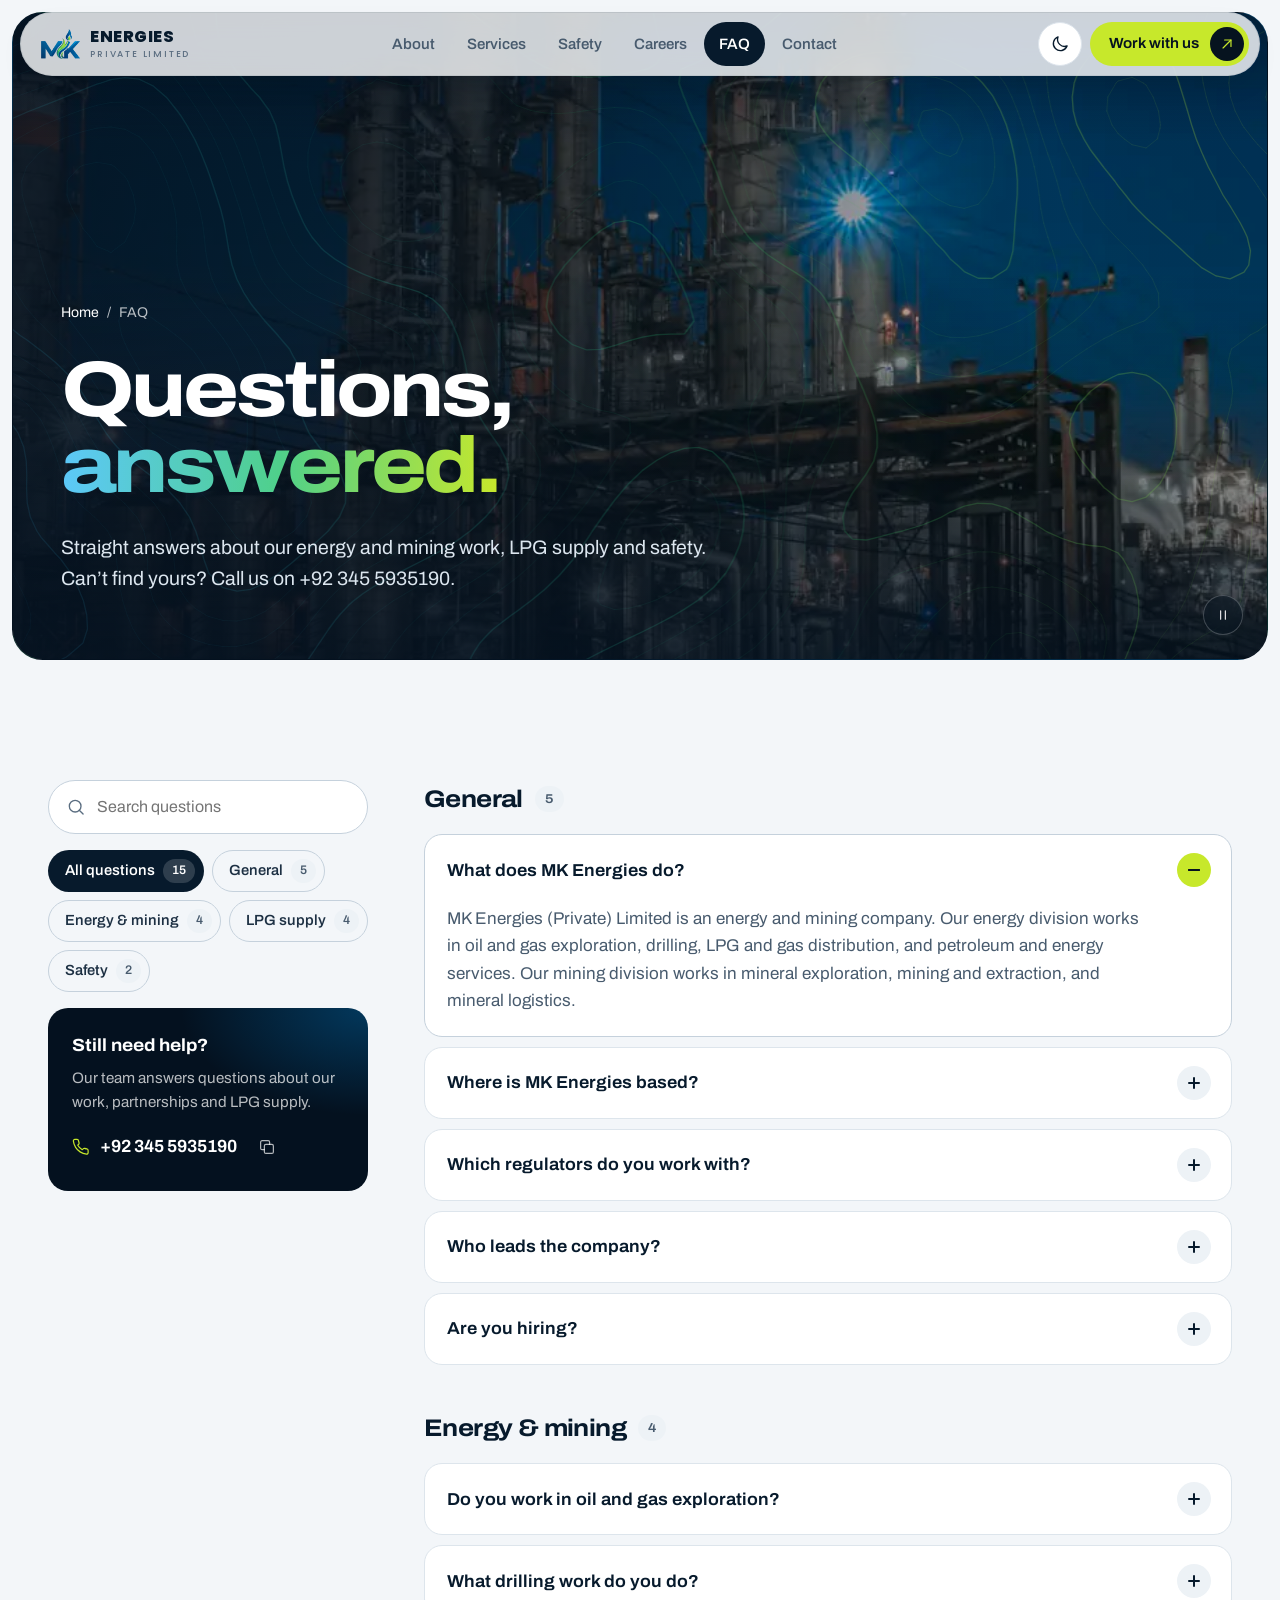
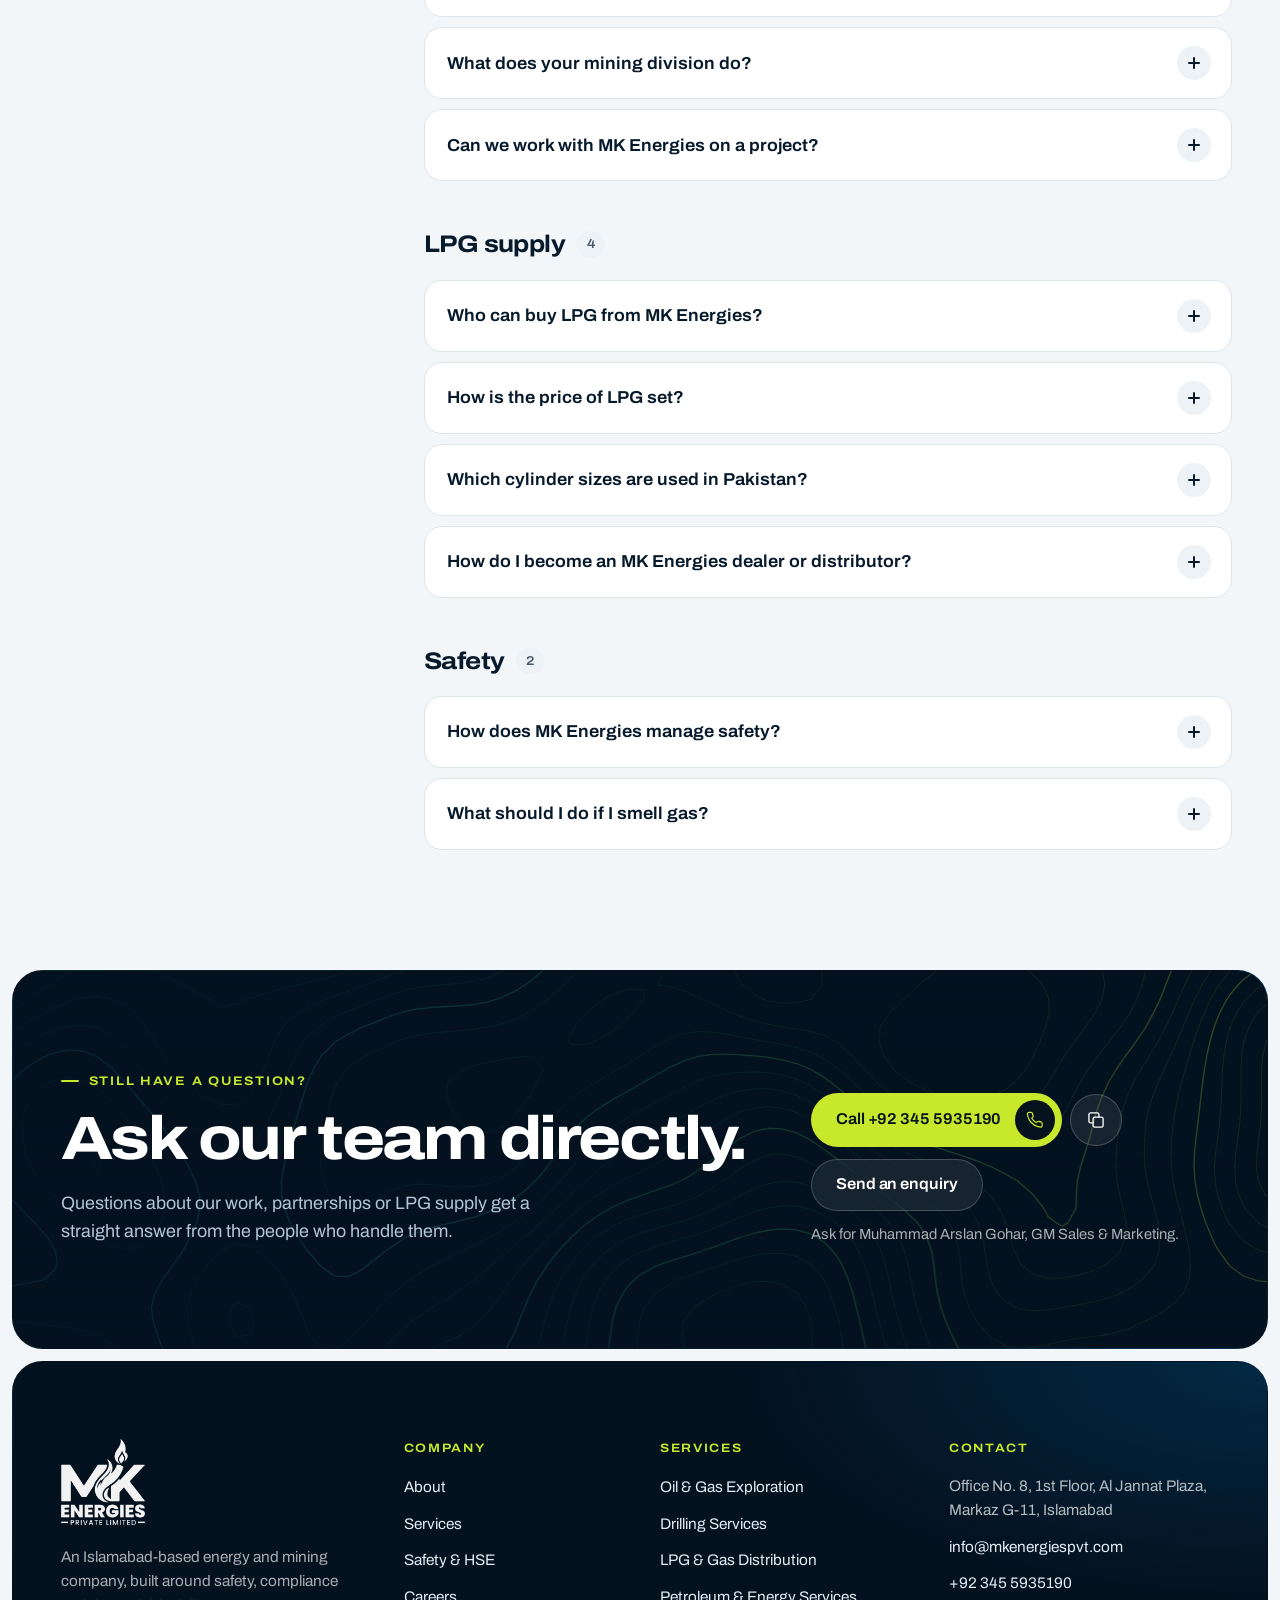
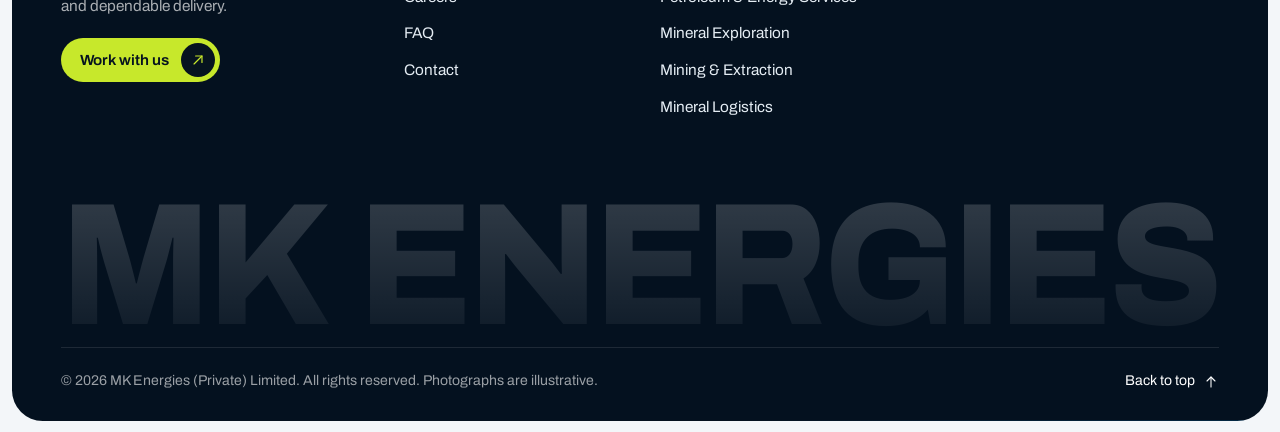
<file: faq.html>
<!doctype html>
<html lang="en">
<head>
<meta charset="utf-8">
<meta name="viewport" content="width=device-width, initial-scale=1, viewport-fit=cover">
<title>FAQ: Energy, Mining &amp; LPG | MK Energies</title>
<meta name="claude:viewport-fit-sides" content="cover">
<meta name="description" content="Answers about MK Energies: oil and gas exploration, drilling, mining, LPG supply and prices, safety, and how to work with us or join our team.">
<link rel="canonical" href="https://mkenergiespvt.com/faq.html">
<meta name="theme-color" content="#F3F6F9">
<meta property="og:type" content="website">
<meta property="og:site_name" content="MK Energies (Private) Limited">
<meta property="og:title" content="FAQ: Energy, Mining &amp; LPG | MK Energies">
<meta property="og:description" content="Answers about MK Energies: oil and gas exploration, drilling, mining, LPG supply and prices, safety, and how to work with us or join our team.">
<meta property="og:url" content="https://mkenergiespvt.com/faq.html">
<meta property="og:image" content="https://mkenergiespvt.com/assets/img/og-image.jpg">
<meta property="og:image:width" content="1200">
<meta property="og:image:height" content="630">
<meta property="og:image:alt" content="MK Energies (Private) Limited logo on a blue background">
<meta name="twitter:card" content="summary_large_image">
<link rel="icon" type="image/png" href="assets/img/favicon.png">
<link rel="apple-touch-icon" href="assets/img/favicon.png">
<link rel="preconnect" href="https://fonts.googleapis.com">
<link rel="preconnect" href="https://fonts.gstatic.com" crossorigin>
<link rel="stylesheet" href="https://fonts.googleapis.com/css2?family=Archivo:wdth,wght@62..125,400..800&amp;family=Poppins:wght@500;800&amp;display=swap">
<link rel="stylesheet" href="assets/css/site.css?v=a1566aac">
<script>(function(){var d=document.documentElement;d.classList.add('js');try{var m=localStorage.getItem('mk-theme');if(m==='dark'||m==='light')d.setAttribute('data-mode',m);if(localStorage.getItem('mk-motion')==='off')d.classList.add('motion-off');}catch(e){}if(document.visibilityState==='visible'&&!(window.matchMedia&&matchMedia('(prefers-reduced-motion: reduce)').matches))d.classList.add('intro');})();</script>
<script src="assets/js/site.js?v=691d9c40" defer></script>
<script type="application/ld+json">
{
 "@context": "https://schema.org",
 "@graph": [
  {
   "@type": "LocalBusiness",
   "@id": "https://mkenergiespvt.com/#organization",
   "name": "MK Energies (Private) Limited",
   "url": "https://mkenergiespvt.com/"
  },
  {
   "@type": "BreadcrumbList",
   "itemListElement": [
    {
     "@type": "ListItem",
     "position": 1,
     "name": "Home",
     "item": "https://mkenergiespvt.com/"
    },
    {
     "@type": "ListItem",
     "position": 2,
     "name": "FAQ",
     "item": "https://mkenergiespvt.com/faq.html"
    }
   ]
  },
  {
   "@type": "FAQPage",
   "mainEntity": [
    {
     "@type": "Question",
     "name": "What does MK Energies do?",
     "acceptedAnswer": {
      "@type": "Answer",
      "text": "MK Energies (Private) Limited is an energy and mining company. Our energy division works in oil and gas exploration, drilling, LPG and gas distribution, and petroleum and energy services. Our mining division works in mineral exploration, mining and extraction, and mineral logistics."
     }
    },
    {
     "@type": "Question",
     "name": "Where is MK Energies based?",
     "acceptedAnswer": {
      "@type": "Answer",
      "text": "Our head office is at Office No. 8, 1st Floor, Al Jannat Plaza, Markaz G-11, Islamabad. We work on projects and with customers across Pakistan."
     }
    },
    {
     "@type": "Question",
     "name": "Which regulators do you work with?",
     "acceptedAnswer": {
      "@type": "Answer",
      "text": "OGRA for gas distribution, the Petroleum Division of the Ministry of Energy for oil and gas exploration and production, and provincial mines and minerals departments for mining. Every project runs under the licences, concessions and permits its regulator requires."
     }
    },
    {
     "@type": "Question",
     "name": "Who leads the company?",
     "acceptedAnswer": {
      "@type": "Answer",
      "text": "MK Energies is led by its directors, Usman Majeed Malik (Chief Executive Officer) and Ikram Ud Din Khan. Muhammad Arslan Gohar is General Manager, Sales & Marketing. Meet the team ."
     }
    },
    {
     "@type": "Question",
     "name": "Are you hiring?",
     "acceptedAnswer": {
      "@type": "Answer",
      "text": "We are growing teams across exploration, drilling, mining, safety, operations and sales. See our careers page to apply."
     }
    },
    {
     "@type": "Question",
     "name": "Do you work in oil and gas exploration?",
     "acceptedAnswer": {
      "@type": "Answer",
      "text": "Yes. Our energy division carries out oil and gas exploration with experienced technical partners, from geological studies and surveys to well planning, under the Petroleum Division’s rules. See our exploration services ."
     }
    },
    {
     "@type": "Question",
     "name": "What drilling work do you do?",
     "acceptedAnswer": {
      "@type": "Answer",
      "text": "Exploration and development drilling for oil and gas projects, and exploration drilling for mineral projects, with certified equipment and trained crews."
     }
    },
    {
     "@type": "Question",
     "name": "What does your mining division do?",
     "acceptedAnswer": {
      "@type": "Answer",
      "text": "It finds and proves mineral deposits, plans and runs mining and extraction, and moves ore and minerals from site to plant, port or customer. See our mining services ."
     }
    },
    {
     "@type": "Question",
     "name": "Can we work with MK Energies on a project?",
     "acceptedAnswer": {
      "@type": "Answer",
      "text": "Yes. We work with operators, contractors, suppliers and investors on energy and mining projects. Send an enquiry with a short outline of the project and our team will get back to you."
     }
    },
    {
     "@type": "Question",
     "name": "Who can buy LPG from MK Energies?",
     "acceptedAnswer": {
      "@type": "Answer",
      "text": "Households, commercial users such as restaurants and hotels, and industrial customers. Homes and small businesses buy through our authorized dealers, and larger users can arrange bulk supply directly with our sales team."
     }
    },
    {
     "@type": "Question",
     "name": "How is the price of LPG set?",
     "acceptedAnswer": {
      "@type": "Answer",
      "text": "OGRA announces the consumer price of LPG every month, per kilogram and for the standard 11.8 kg domestic cylinder. For bulk and industrial supply, our sales team quotes based on volume and delivery location."
     }
    },
    {
     "@type": "Question",
     "name": "Which cylinder sizes are used in Pakistan?",
     "acceptedAnswer": {
      "@type": "Answer",
      "text": "The standard domestic cylinder holds 11.8 kg of LPG. Commercial users commonly use larger 45.4 kg cylinders, and high-volume sites can move to bulk storage. Our sales team can advise on the right format for your use."
     }
    },
    {
     "@type": "Question",
     "name": "How do I become an MK Energies dealer or distributor?",
     "acceptedAnswer": {
      "@type": "Answer",
      "text": "Call our sales team on +92 345 5935190, or send an enquiry and choose “Becoming a distributor or dealer”. We onboard dealers and distributors under formal agreements consistent with OGRA’s distribution framework."
     }
    },
    {
     "@type": "Question",
     "name": "How does MK Energies manage safety?",
     "acceptedAnswer": {
      "@type": "Answer",
      "text": "Through health, safety and environment (HSE) management on every site: a risk assessment before work starts, certified equipment, trained crews and planned environmental controls. Read how we work safely ."
     }
    },
    {
     "@type": "Question",
     "name": "What should I do if I smell gas?",
     "acceptedAnswer": {
      "@type": "Answer",
      "text": "Don’t touch electrical switches, put out any flames, close the cylinder valve if it is safe to do so, and open doors and windows. Then leave the area and call your LPG supplier or Rescue 1122 from a safe distance. Read our LPG safety guidance ."
     }
    }
   ]
  }
 ]
}
</script>
</head>
<body>
<a class="skip-link" href="#main">Skip to content</a>
<header class="site-header" id="top">
  <div class="nav">
    <a class="brand" href="./" aria-label="MK Energies (Private) Limited, home"><img class="brand-mark on-light" src="assets/img/mark-color.webp" alt="" width="45" height="34"><img class="brand-mark on-dark" src="assets/img/mark-white.webp" alt="" width="45" height="34"><span class="brand-word" aria-hidden="true"><span class="brand-name">ENERGIES</span><span class="brand-sub">Private Limited</span></span></a>
    <nav class="nav-links" aria-label="Main"><a href="about.html">About</a><a href="services.html">Services</a><a href="safety.html">Safety</a><a href="careers.html">Careers</a><a href="faq.html" aria-current="page">FAQ</a><a href="contact.html">Contact</a></nav>
    <div class="nav-actions">
      <button class="round-btn theme-toggle" type="button" data-theme-toggle aria-pressed="false" aria-label="Switch to dark mode"><svg class="i i-sun" viewBox="0 0 24 24" fill="none" stroke="currentColor" stroke-width="1.6" stroke-linecap="round" stroke-linejoin="round" aria-hidden="true" focusable="false"><circle cx="12" cy="12" r="4.2"/><path d="M12 2v2.2M12 19.8V22M4.9 4.9l1.6 1.6M17.5 17.5l1.6 1.6M2 12h2.2M19.8 12H22M4.9 19.1l1.6-1.6M17.5 6.5l1.6-1.6"/></svg><svg class="i i-moon" viewBox="0 0 24 24" fill="none" stroke="currentColor" stroke-width="1.6" stroke-linecap="round" stroke-linejoin="round" aria-hidden="true" focusable="false"><path d="M20.5 14.4A8.5 8.5 0 019.6 3.5a8.5 8.5 0 1010.9 10.9z"/></svg></button>
      <a class="btn btn-lime btn-sm nav-cta" href="contact.html#enquiry"><span>Work with us</span><span class="btn-ic"><svg class="i i-arrow" viewBox="0 0 24 24" fill="none" stroke="currentColor" stroke-width="1.6" stroke-linecap="round" stroke-linejoin="round" aria-hidden="true" focusable="false"><path d="M4.5 12h15"/><path d="M13.5 6l6 6-6 6"/></svg></span></a>
      <a class="round-btn call-btn" href="tel:+923455935190" aria-label="Call sales on +92 345 5935190" title="Call sales on +92 345 5935190"><svg class="i i-phone" viewBox="0 0 24 24" fill="none" stroke="currentColor" stroke-width="1.6" stroke-linecap="round" stroke-linejoin="round" aria-hidden="true" focusable="false"><path d="M21.5 16.6v2.9a2 2 0 01-2.2 2 19.6 19.6 0 01-8.5-3 19.3 19.3 0 01-6-6 19.6 19.6 0 01-3-8.6A2 2 0 013.8 1.8h2.9a2 2 0 012 1.7c.1 1 .4 1.9.7 2.8a2 2 0 01-.5 2.1L7.7 9.6a16 16 0 006 6l1.2-1.2a2 2 0 012.1-.5c.9.3 1.8.6 2.8.7a2 2 0 011.7 2z"/></svg></a>
      <button class="round-btn menu-btn" type="button" data-menu-open aria-expanded="false" aria-controls="mobile-menu" aria-label="Open menu"><svg class="i i-menu" viewBox="0 0 24 24" fill="none" stroke="currentColor" stroke-width="1.6" stroke-linecap="round" stroke-linejoin="round" aria-hidden="true" focusable="false"><path d="M4 8h16M4 16h10"/></svg></button>
    </div>
  </div>
</header>
<div class="mobile-menu" id="mobile-menu" role="dialog" aria-modal="true" aria-label="Menu" hidden>
  <div class="mm-top">
    <a class="brand" href="./" aria-label="MK Energies (Private) Limited, home"><img class="brand-mark on-light" src="assets/img/mark-color.webp" alt="" width="45" height="34"><img class="brand-mark on-dark" src="assets/img/mark-white.webp" alt="" width="45" height="34"><span class="brand-word" aria-hidden="true"><span class="brand-name">ENERGIES</span><span class="brand-sub">Private Limited</span></span></a>
    <button class="round-btn" type="button" data-menu-close aria-label="Close menu"><svg class="i i-close" viewBox="0 0 24 24" fill="none" stroke="currentColor" stroke-width="1.6" stroke-linecap="round" stroke-linejoin="round" aria-hidden="true" focusable="false"><path d="M6 6l12 12M18 6L6 18"/></svg></button>
  </div>
  <nav aria-label="Mobile"><ul class="mm-links"><li style="--i:0"><a href="./">Home<svg class="i i-arrow" viewBox="0 0 24 24" fill="none" stroke="currentColor" stroke-width="1.6" stroke-linecap="round" stroke-linejoin="round" aria-hidden="true" focusable="false"><path d="M4.5 12h15"/><path d="M13.5 6l6 6-6 6"/></svg></a></li><li style="--i:1"><a href="about.html">About<svg class="i i-arrow" viewBox="0 0 24 24" fill="none" stroke="currentColor" stroke-width="1.6" stroke-linecap="round" stroke-linejoin="round" aria-hidden="true" focusable="false"><path d="M4.5 12h15"/><path d="M13.5 6l6 6-6 6"/></svg></a></li><li style="--i:2"><a href="services.html">Services<svg class="i i-arrow" viewBox="0 0 24 24" fill="none" stroke="currentColor" stroke-width="1.6" stroke-linecap="round" stroke-linejoin="round" aria-hidden="true" focusable="false"><path d="M4.5 12h15"/><path d="M13.5 6l6 6-6 6"/></svg></a></li><li style="--i:3"><a href="safety.html">Safety<svg class="i i-arrow" viewBox="0 0 24 24" fill="none" stroke="currentColor" stroke-width="1.6" stroke-linecap="round" stroke-linejoin="round" aria-hidden="true" focusable="false"><path d="M4.5 12h15"/><path d="M13.5 6l6 6-6 6"/></svg></a></li><li style="--i:4"><a href="careers.html">Careers<svg class="i i-arrow" viewBox="0 0 24 24" fill="none" stroke="currentColor" stroke-width="1.6" stroke-linecap="round" stroke-linejoin="round" aria-hidden="true" focusable="false"><path d="M4.5 12h15"/><path d="M13.5 6l6 6-6 6"/></svg></a></li><li style="--i:5"><a href="faq.html" aria-current="page">FAQ<svg class="i i-arrow" viewBox="0 0 24 24" fill="none" stroke="currentColor" stroke-width="1.6" stroke-linecap="round" stroke-linejoin="round" aria-hidden="true" focusable="false"><path d="M4.5 12h15"/><path d="M13.5 6l6 6-6 6"/></svg></a></li><li style="--i:6"><a href="contact.html">Contact<svg class="i i-arrow" viewBox="0 0 24 24" fill="none" stroke="currentColor" stroke-width="1.6" stroke-linecap="round" stroke-linejoin="round" aria-hidden="true" focusable="false"><path d="M4.5 12h15"/><path d="M13.5 6l6 6-6 6"/></svg></a></li></ul></nav>
  <div class="mm-foot">
    <a class="btn btn-lime" href="contact.html#enquiry"><span>Work with us</span><span class="btn-ic"><svg class="i i-arrow" viewBox="0 0 24 24" fill="none" stroke="currentColor" stroke-width="1.6" stroke-linecap="round" stroke-linejoin="round" aria-hidden="true" focusable="false"><path d="M4.5 12h15"/><path d="M13.5 6l6 6-6 6"/></svg></span></a>
    <dl class="mm-contact">
      <dt>Sales</dt><dd><a href="tel:+923455935190">+92 345 5935190</a></dd>
      <dt>Email</dt><dd><a href="mailto:info@mkenergiespvt.com">info@mkenergiespvt.com</a></dd>
    </dl>
    <button class="mm-theme" type="button" data-theme-toggle aria-pressed="false" aria-label="Switch to dark mode"><span data-theme-label>Dark mode</span><svg class="i i-sun" viewBox="0 0 24 24" fill="none" stroke="currentColor" stroke-width="1.6" stroke-linecap="round" stroke-linejoin="round" aria-hidden="true" focusable="false"><circle cx="12" cy="12" r="4.2"/><path d="M12 2v2.2M12 19.8V22M4.9 4.9l1.6 1.6M17.5 17.5l1.6 1.6M2 12h2.2M19.8 12H22M4.9 19.1l1.6-1.6M17.5 6.5l1.6-1.6"/></svg><svg class="i i-moon" viewBox="0 0 24 24" fill="none" stroke="currentColor" stroke-width="1.6" stroke-linecap="round" stroke-linejoin="round" aria-hidden="true" focusable="false"><path d="M20.5 14.4A8.5 8.5 0 019.6 3.5a8.5 8.5 0 1010.9 10.9z"/></svg></button>
  </div>
</div>
<main id="main">
<section class="page-head" aria-labelledby="page-title">
  <div class="stage has-photo">
    <picture class="ph" style="--pos:70% 45%;--dim:0.95"><source media="(max-width: 767px)" srcset="assets/img/photos/refinery-night-wide-m.webp"><img src="assets/img/photos/refinery-night-wide-1400.webp" srcset="assets/img/photos/refinery-night-wide-1400.webp 1400w, assets/img/photos/refinery-night-wide-2000.webp 2000w" sizes="100vw" width="2000" height="1333" alt="" fetchpriority="high"></picture><span class="shade" aria-hidden="true"></span><canvas class="topo" data-topo="live" data-tone="blue" aria-hidden="true"></canvas>
    <div class="wrap page-head-inner">
      <nav class="crumbs load-in" aria-label="Breadcrumb"><a href="./">Home</a><span aria-hidden="true">/</span><span aria-current="page">FAQ</span></nav>
      <h1 class="page-title" id="page-title">
        <span class="line"><span style="--i:0">Questions,</span></span>
        <span class="line"><span style="--i:1" class="accent">answered.</span></span>
      </h1>
      <p class="lead load-in" style="--delay:260ms">Straight answers about our energy and mining work, LPG supply and safety. Can&rsquo;t find yours? Call us on +92 345 5935190.</p>
    </div>
    <button class="motion-btn" type="button" data-motion-toggle aria-label="Pause background animation" title="Pause background animation"><svg class="i i-pause" viewBox="0 0 24 24" fill="none" stroke="currentColor" stroke-width="1.6" stroke-linecap="round" stroke-linejoin="round" aria-hidden="true" focusable="false"><path d="M8.5 5.5v13M15.5 5.5v13"/></svg><svg class="i i-play" viewBox="0 0 24 24" fill="none" stroke="currentColor" stroke-width="1.6" stroke-linecap="round" stroke-linejoin="round" aria-hidden="true" focusable="false"><path d="M8 5.5v13l10.5-6.5z"/></svg></button>
  </div>
</section>

<section class="section" aria-label="Frequently asked questions">
  <div class="wrap faq-layout">
    <aside class="faq-aside" aria-label="Search and filter questions">
      <div class="faq-search">
        <svg class="i i-search" viewBox="0 0 24 24" fill="none" stroke="currentColor" stroke-width="1.6" stroke-linecap="round" stroke-linejoin="round" aria-hidden="true" focusable="false"><circle cx="11" cy="11" r="7"/><path d="M20.5 20.5l-4.6-4.6"/></svg>
        <label class="sr-only" for="faq-search">Search questions</label>
        <input id="faq-search" type="search" placeholder="Search questions" autocomplete="off">
      </div>
      <div class="faq-cats" role="group" aria-label="Filter by topic"><button class="cat" type="button" data-faq-filter="all" aria-pressed="true">All questions <span>15</span></button><button class="cat" type="button" data-faq-filter="general" aria-pressed="false">General <span>5</span></button><button class="cat" type="button" data-faq-filter="work" aria-pressed="false">Energy &amp; mining <span>4</span></button><button class="cat" type="button" data-faq-filter="lpg" aria-pressed="false">LPG supply <span>4</span></button><button class="cat" type="button" data-faq-filter="safety" aria-pressed="false">Safety <span>2</span></button></div>
      <div class="faq-help">
        <b>Still need help?</b>
        <p>Our team answers questions about our work, partnerships and LPG supply.</p>
        <div class="contact-line" data-copy-scope><svg class="i i-phone" viewBox="0 0 24 24" fill="none" stroke="currentColor" stroke-width="1.6" stroke-linecap="round" stroke-linejoin="round" aria-hidden="true" focusable="false"><path d="M21.5 16.6v2.9a2 2 0 01-2.2 2 19.6 19.6 0 01-8.5-3 19.3 19.3 0 01-6-6 19.6 19.6 0 01-3-8.6A2 2 0 013.8 1.8h2.9a2 2 0 012 1.7c.1 1 .4 1.9.7 2.8a2 2 0 01-.5 2.1L7.7 9.6a16 16 0 006 6l1.2-1.2a2 2 0 012.1-.5c.9.3 1.8.6 2.8.7a2 2 0 011.7 2z"/></svg><a href="tel:+923455935190" data-copy-text>+92 345 5935190</a><button class="copy-btn" type="button" data-copy="+92 345 5935190" aria-label="Copy sales number" title="Copy sales number"><svg class="i i-copy" viewBox="0 0 24 24" fill="none" stroke="currentColor" stroke-width="1.6" stroke-linecap="round" stroke-linejoin="round" aria-hidden="true" focusable="false"><rect x="8.5" y="8.5" width="12" height="12" rx="2"/><path d="M15.5 8.5v-3a2 2 0 00-2-2h-8a2 2 0 00-2 2v8a2 2 0 002 2h3"/></svg></button></div>
      </div>
    </aside>
    <div class="faq-groups">
<div class="faq-group" id="general" data-faq-group="general">
  <h2 class="faq-group-title">General <span>5</span></h2>
  <div class="faq-list">
<div class="faq-item is-open">
  <h3><button class="faq-q" type="button" id="f-what-q" aria-expanded="true" aria-controls="f-what-a"><span>What does MK Energies do?</span><span class="faq-sign" aria-hidden="true"></span></button></h3>
  <div class="faq-a" id="f-what-a" role="region" aria-labelledby="f-what-q"><div><p>MK Energies (Private) Limited is an energy and mining company. Our energy division works in oil and gas exploration, drilling, LPG and gas distribution, and petroleum and energy services. Our mining division works in mineral exploration, mining and extraction, and mineral logistics.</p></div></div>
</div>
<div class="faq-item">
  <h3><button class="faq-q" type="button" id="f-where-q" aria-expanded="false" aria-controls="f-where-a"><span>Where is MK Energies based?</span><span class="faq-sign" aria-hidden="true"></span></button></h3>
  <div class="faq-a" id="f-where-a" role="region" aria-labelledby="f-where-q"><div><p>Our head office is at Office No. 8, 1st Floor, Al Jannat Plaza, Markaz G-11, Islamabad. We work on projects and with customers across Pakistan.</p></div></div>
</div>
<div class="faq-item">
  <h3><button class="faq-q" type="button" id="f-regulators-q" aria-expanded="false" aria-controls="f-regulators-a"><span>Which regulators do you work with?</span><span class="faq-sign" aria-hidden="true"></span></button></h3>
  <div class="faq-a" id="f-regulators-a" role="region" aria-labelledby="f-regulators-q"><div><p>OGRA for gas distribution, the Petroleum Division of the Ministry of Energy for oil and gas exploration and production, and provincial mines and minerals departments for mining. Every project runs under the licences, concessions and permits its regulator requires.</p></div></div>
</div>
<div class="faq-item">
  <h3><button class="faq-q" type="button" id="f-who-q" aria-expanded="false" aria-controls="f-who-a"><span>Who leads the company?</span><span class="faq-sign" aria-hidden="true"></span></button></h3>
  <div class="faq-a" id="f-who-a" role="region" aria-labelledby="f-who-q"><div><p>MK Energies is led by its directors, Usman Majeed Malik (Chief Executive Officer) and Ikram Ud Din Khan. Muhammad Arslan Gohar is General Manager, Sales &amp; Marketing. <a href="about.html#leadership">Meet the team</a>.</p></div></div>
</div>
<div class="faq-item">
  <h3><button class="faq-q" type="button" id="f-hiring-q" aria-expanded="false" aria-controls="f-hiring-a"><span>Are you hiring?</span><span class="faq-sign" aria-hidden="true"></span></button></h3>
  <div class="faq-a" id="f-hiring-a" role="region" aria-labelledby="f-hiring-q"><div><p>We are growing teams across exploration, drilling, mining, safety, operations and sales. <a href="careers.html">See our careers page</a> to apply.</p></div></div>
</div>
  </div>
</div>
<div class="faq-group" id="work" data-faq-group="work">
  <h2 class="faq-group-title">Energy &amp; mining <span>4</span></h2>
  <div class="faq-list">
<div class="faq-item">
  <h3><button class="faq-q" type="button" id="f-exploration-q" aria-expanded="false" aria-controls="f-exploration-a"><span>Do you work in oil and gas exploration?</span><span class="faq-sign" aria-hidden="true"></span></button></h3>
  <div class="faq-a" id="f-exploration-a" role="region" aria-labelledby="f-exploration-q"><div><p>Yes. Our energy division carries out oil and gas exploration with experienced technical partners, from geological studies and surveys to well planning, under the Petroleum Division&rsquo;s rules. <a href="services.html#exploration">See our exploration services</a>.</p></div></div>
</div>
<div class="faq-item">
  <h3><button class="faq-q" type="button" id="f-drilling-q" aria-expanded="false" aria-controls="f-drilling-a"><span>What drilling work do you do?</span><span class="faq-sign" aria-hidden="true"></span></button></h3>
  <div class="faq-a" id="f-drilling-a" role="region" aria-labelledby="f-drilling-q"><div><p>Exploration and development drilling for oil and gas projects, and exploration drilling for mineral projects, with certified equipment and trained crews.</p></div></div>
</div>
<div class="faq-item">
  <h3><button class="faq-q" type="button" id="f-mining-q" aria-expanded="false" aria-controls="f-mining-a"><span>What does your mining division do?</span><span class="faq-sign" aria-hidden="true"></span></button></h3>
  <div class="faq-a" id="f-mining-a" role="region" aria-labelledby="f-mining-q"><div><p>It finds and proves mineral deposits, plans and runs mining and extraction, and moves ore and minerals from site to plant, port or customer. <a href="services.html#mining">See our mining services</a>.</p></div></div>
</div>
<div class="faq-item">
  <h3><button class="faq-q" type="button" id="f-partner-q" aria-expanded="false" aria-controls="f-partner-a"><span>Can we work with MK Energies on a project?</span><span class="faq-sign" aria-hidden="true"></span></button></h3>
  <div class="faq-a" id="f-partner-a" role="region" aria-labelledby="f-partner-q"><div><p>Yes. We work with operators, contractors, suppliers and investors on energy and mining projects. <a href="contact.html#enquiry">Send an enquiry</a> with a short outline of the project and our team will get back to you.</p></div></div>
</div>
  </div>
</div>
<div class="faq-group" id="lpg" data-faq-group="lpg">
  <h2 class="faq-group-title">LPG supply <span>4</span></h2>
  <div class="faq-list">
<div class="faq-item">
  <h3><button class="faq-q" type="button" id="f-buy-q" aria-expanded="false" aria-controls="f-buy-a"><span>Who can buy LPG from MK Energies?</span><span class="faq-sign" aria-hidden="true"></span></button></h3>
  <div class="faq-a" id="f-buy-a" role="region" aria-labelledby="f-buy-q"><div><p>Households, commercial users such as restaurants and hotels, and industrial customers. Homes and small businesses buy through our authorized dealers, and larger users can arrange bulk supply directly with our sales team.</p></div></div>
</div>
<div class="faq-item">
  <h3><button class="faq-q" type="button" id="f-price-q" aria-expanded="false" aria-controls="f-price-a"><span>How is the price of LPG set?</span><span class="faq-sign" aria-hidden="true"></span></button></h3>
  <div class="faq-a" id="f-price-a" role="region" aria-labelledby="f-price-q"><div><p>OGRA announces the consumer price of LPG every month, per kilogram and for the standard 11.8 kg domestic cylinder. For bulk and industrial supply, our sales team quotes based on volume and delivery location.</p></div></div>
</div>
<div class="faq-item">
  <h3><button class="faq-q" type="button" id="f-sizes-q" aria-expanded="false" aria-controls="f-sizes-a"><span>Which cylinder sizes are used in Pakistan?</span><span class="faq-sign" aria-hidden="true"></span></button></h3>
  <div class="faq-a" id="f-sizes-a" role="region" aria-labelledby="f-sizes-q"><div><p>The standard domestic cylinder holds 11.8 kg of LPG. Commercial users commonly use larger 45.4 kg cylinders, and high-volume sites can move to bulk storage. Our sales team can advise on the right format for your use.</p></div></div>
</div>
<div class="faq-item">
  <h3><button class="faq-q" type="button" id="f-become-q" aria-expanded="false" aria-controls="f-become-a"><span>How do I become an MK Energies dealer or distributor?</span><span class="faq-sign" aria-hidden="true"></span></button></h3>
  <div class="faq-a" id="f-become-a" role="region" aria-labelledby="f-become-q"><div><p>Call our sales team on +92 345 5935190, or <a href="contact.html#dealer">send an enquiry</a> and choose &ldquo;Becoming a distributor or dealer&rdquo;. We onboard dealers and distributors under formal agreements consistent with OGRA&rsquo;s distribution framework.</p></div></div>
</div>
  </div>
</div>
<div class="faq-group" id="safety" data-faq-group="safety">
  <h2 class="faq-group-title">Safety <span>2</span></h2>
  <div class="faq-list">
<div class="faq-item">
  <h3><button class="faq-q" type="button" id="f-hse-q" aria-expanded="false" aria-controls="f-hse-a"><span>How does MK Energies manage safety?</span><span class="faq-sign" aria-hidden="true"></span></button></h3>
  <div class="faq-a" id="f-hse-a" role="region" aria-labelledby="f-hse-q"><div><p>Through health, safety and environment (HSE) management on every site: a risk assessment before work starts, certified equipment, trained crews and planned environmental controls. <a href="safety.html">Read how we work safely</a>.</p></div></div>
</div>
<div class="faq-item">
  <h3><button class="faq-q" type="button" id="f-smell-q" aria-expanded="false" aria-controls="f-smell-a"><span>What should I do if I smell gas?</span><span class="faq-sign" aria-hidden="true"></span></button></h3>
  <div class="faq-a" id="f-smell-a" role="region" aria-labelledby="f-smell-q"><div><p>Don&rsquo;t touch electrical switches, put out any flames, close the cylinder valve if it is safe to do so, and open doors and windows. Then leave the area and call your LPG supplier or Rescue 1122 from a safe distance. <a href="safety.html#lpg-safety">Read our LPG safety guidance</a>.</p></div></div>
</div>
  </div>
</div>
      <div class="faq-empty" data-faq-empty hidden>
        <p>No questions match &ldquo;<span data-faq-term></span>&rdquo;. Try another word, <button type="button" data-faq-reset>clear the search</button>, or <a href="contact.html#enquiry">ask us directly</a>.</p>
      </div>
    </div>
  </div>
</section>

<section class="cta-section" aria-labelledby="cta-title">
  <div class="stage cta-stage has-photo" data-reveal data-copy-scope>
    <picture class="ph" style="--pos:50% 45%;--dim:0.78"><source media="(max-width: 767px)" srcset="assets/img/photos/pumpjack-golden-sunset-m.webp"><img src="assets/img/photos/pumpjack-golden-sunset-1400.webp" srcset="assets/img/photos/pumpjack-golden-sunset-1400.webp 1400w, assets/img/photos/pumpjack-golden-sunset-2000.webp 2000w" sizes="100vw" width="2000" height="1023" alt="" loading="lazy" decoding="async"></picture><span class="shade" aria-hidden="true"></span><canvas class="topo" data-topo="live" data-tone="blue" aria-hidden="true"></canvas>
    <div class="wrap cta-inner">
      <div class="cta-copy">
        <span class="eyebrow">Still have a question?</span>
        <h2 id="cta-title">Ask our team directly.</h2>
        <p>Questions about our work, partnerships or LPG supply get a straight answer from the people who handle them.</p>
      </div>
      <div class="cta-side">
        <div class="cta-call">
          <a class="btn btn-lime" href="tel:+923455935190"><span>Call <span data-copy-text>+92 345 5935190</span></span><span class="btn-ic"><svg class="i i-phone" viewBox="0 0 24 24" fill="none" stroke="currentColor" stroke-width="1.6" stroke-linecap="round" stroke-linejoin="round" aria-hidden="true" focusable="false"><path d="M21.5 16.6v2.9a2 2 0 01-2.2 2 19.6 19.6 0 01-8.5-3 19.3 19.3 0 01-6-6 19.6 19.6 0 01-3-8.6A2 2 0 013.8 1.8h2.9a2 2 0 012 1.7c.1 1 .4 1.9.7 2.8a2 2 0 01-.5 2.1L7.7 9.6a16 16 0 006 6l1.2-1.2a2 2 0 012.1-.5c.9.3 1.8.6 2.8.7a2 2 0 011.7 2z"/></svg></span></a>
          <button class="copy-round" type="button" data-copy="+92 345 5935190" aria-label="Copy sales number" title="Copy sales number"><svg class="i i-copy" viewBox="0 0 24 24" fill="none" stroke="currentColor" stroke-width="1.6" stroke-linecap="round" stroke-linejoin="round" aria-hidden="true" focusable="false"><rect x="8.5" y="8.5" width="12" height="12" rx="2"/><path d="M15.5 8.5v-3a2 2 0 00-2-2h-8a2 2 0 00-2 2v8a2 2 0 002 2h3"/></svg></button>
        </div>
        <a class="btn btn-glass" href="contact.html#enquiry">Send an enquiry</a>
        <p class="cta-line">Ask for Muhammad Arslan Gohar, GM Sales &amp; Marketing.</p>
      </div>
    </div>
  </div>
</section>
</main>
<footer class="site-footer">
  <div class="wrap">
    <div class="footer-top">
      <div class="footer-brand">
        <img src="assets/img/logo-white.webp" alt="MK Energies (Private) Limited" width="112" height="115" loading="lazy">
        <p>An Islamabad-based energy and mining company, built around safety, compliance and dependable delivery.</p>
        <a class="btn btn-lime btn-sm" href="contact.html#enquiry"><span>Work with us</span><span class="btn-ic"><svg class="i i-arrow" viewBox="0 0 24 24" fill="none" stroke="currentColor" stroke-width="1.6" stroke-linecap="round" stroke-linejoin="round" aria-hidden="true" focusable="false"><path d="M4.5 12h15"/><path d="M13.5 6l6 6-6 6"/></svg></span></a>
      </div>
      <div class="footer-col">
        <h2 class="footer-h">Company</h2>
        <ul><li><a href="about.html">About</a></li><li><a href="services.html">Services</a></li><li><a href="safety.html">Safety &amp; HSE</a></li><li><a href="careers.html">Careers</a></li><li><a href="faq.html">FAQ</a></li><li><a href="contact.html">Contact</a></li></ul>
      </div>
      <div class="footer-col">
        <h2 class="footer-h">Services</h2>
        <ul><li><a href="services.html#exploration">Oil &amp; Gas Exploration</a></li><li><a href="services.html#drilling">Drilling Services</a></li><li><a href="services.html#lpg">LPG &amp; Gas Distribution</a></li><li><a href="services.html#petroleum">Petroleum &amp; Energy Services</a></li><li><a href="services.html#mineral-exploration">Mineral Exploration</a></li><li><a href="services.html#mining-extraction">Mining &amp; Extraction</a></li><li><a href="services.html#mineral-logistics">Mineral Logistics</a></li></ul>
      </div>
      <div class="footer-col">
        <h2 class="footer-h">Contact</h2>
        <ul>
          <li><address>Office No. 8, 1st Floor, Al Jannat Plaza, Markaz G-11, Islamabad</address></li>
          <li><a href="mailto:info@mkenergiespvt.com">info@mkenergiespvt.com</a></li>
          <li><a href="tel:+923455935190">+92 345 5935190</a></li>
        </ul>
      </div>
    </div>
    <svg class="footer-wordmark" viewBox="0 0 1000 112" aria-hidden="true" focusable="false">
      <defs><linearGradient id="wordmark-fill" x1="0" y1="0" x2="0" y2="1"><stop offset="0" stop-color="#fff" stop-opacity=".2"/><stop offset="1" stop-color="#fff" stop-opacity=".02"/></linearGradient></defs>
      <text x="0" y="108" textLength="1000" lengthAdjust="spacingAndGlyphs" fill="url(#wordmark-fill)">MK ENERGIES</text>
    </svg>
    <div class="footer-bottom">
      <span>&copy; <span data-year>2026</span> MK Energies (Private) Limited. All rights reserved. Photographs are illustrative.</span>
      <a class="to-top" href="#top">Back to top <svg class="i i-up" viewBox="0 0 24 24" fill="none" stroke="currentColor" stroke-width="1.6" stroke-linecap="round" stroke-linejoin="round" aria-hidden="true" focusable="false"><path d="M12 19.5v-15"/><path d="M6 10.5l6-6 6 6"/></svg></a>
    </div>
  </div>
</footer>
</body>
</html>
</file>
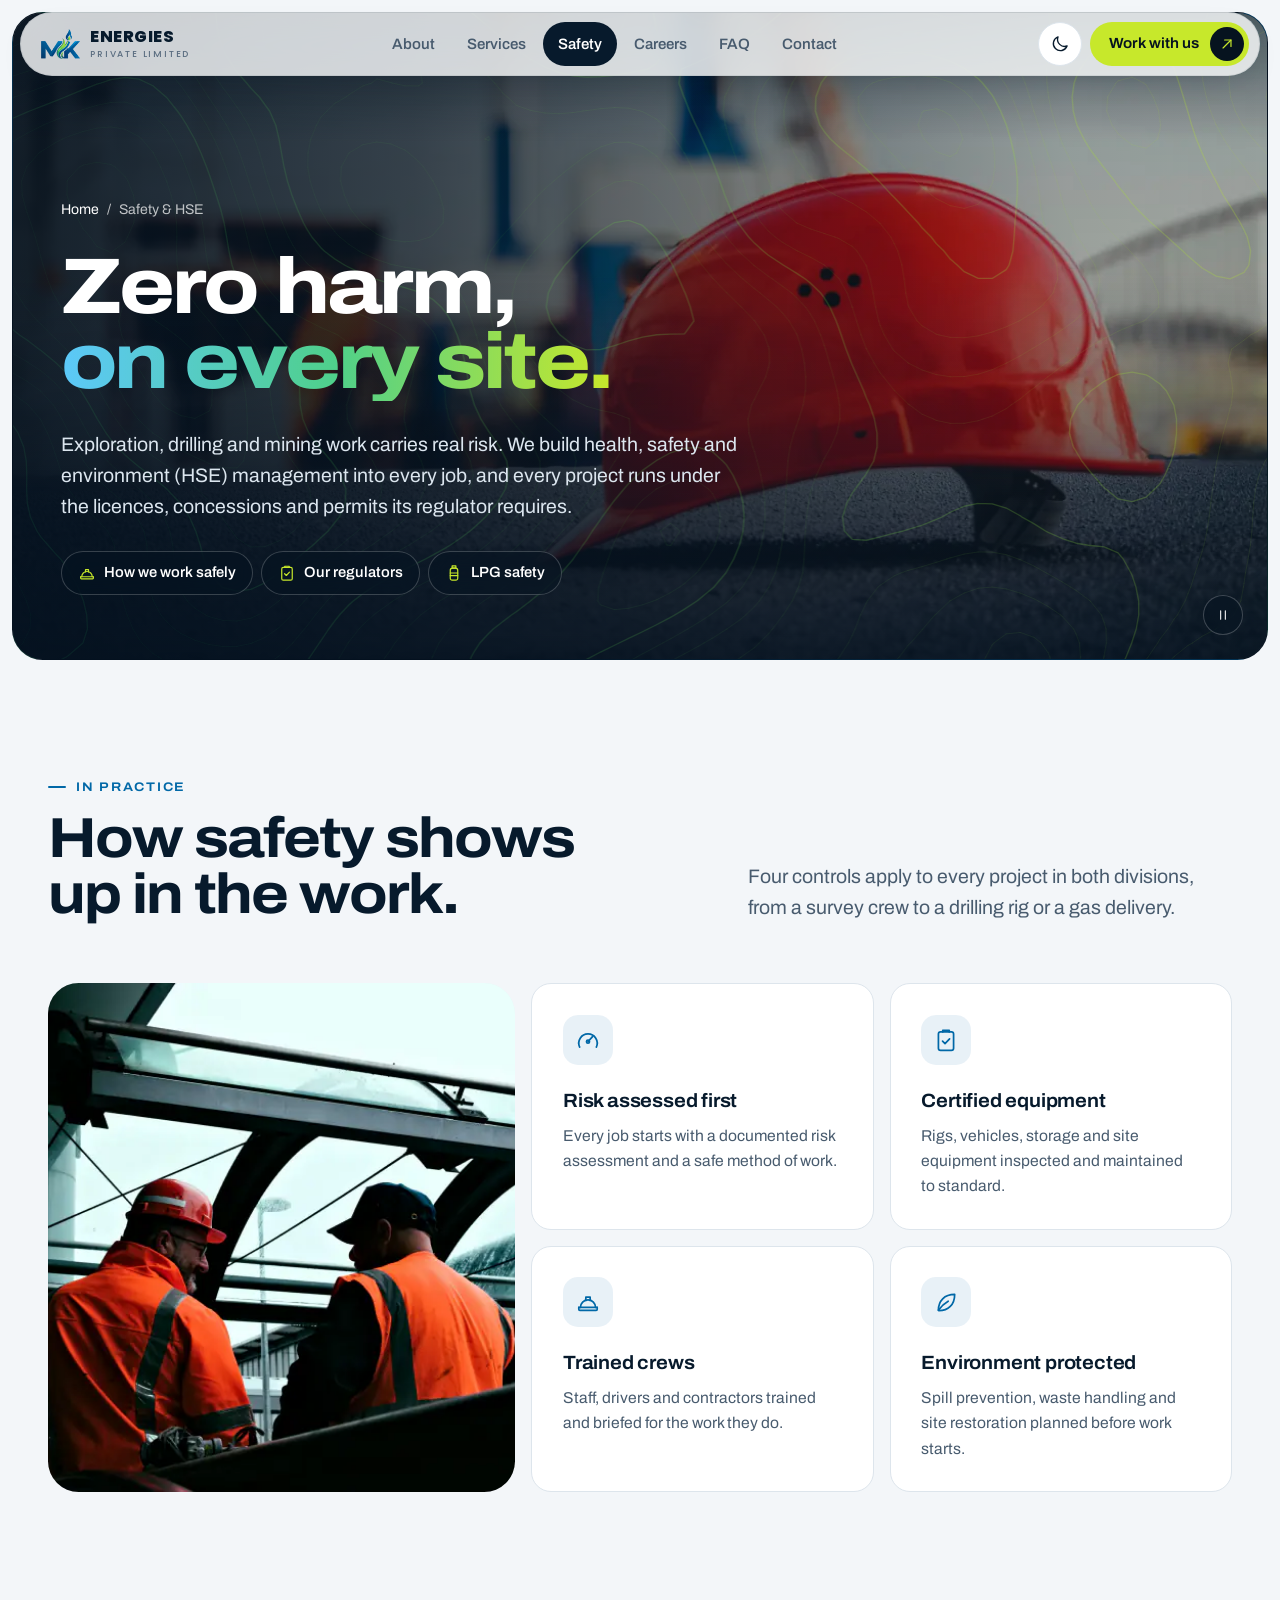
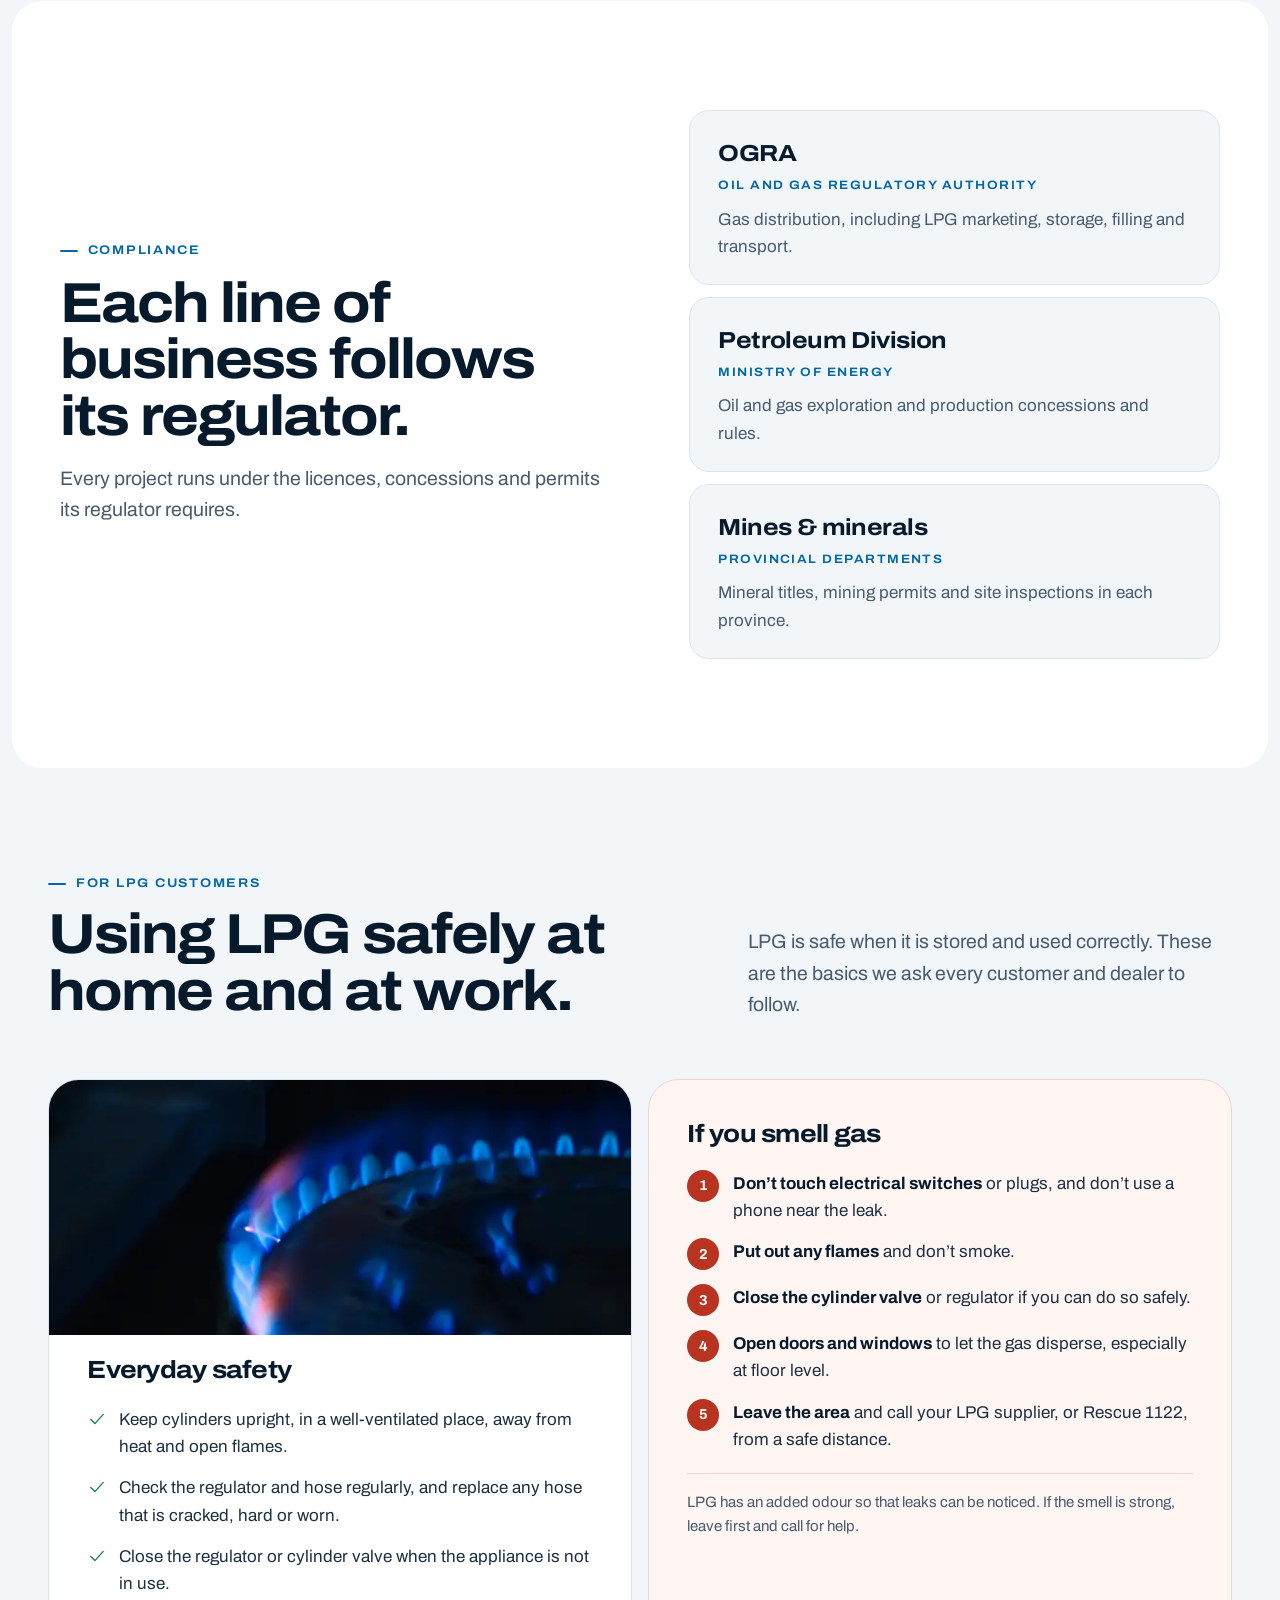
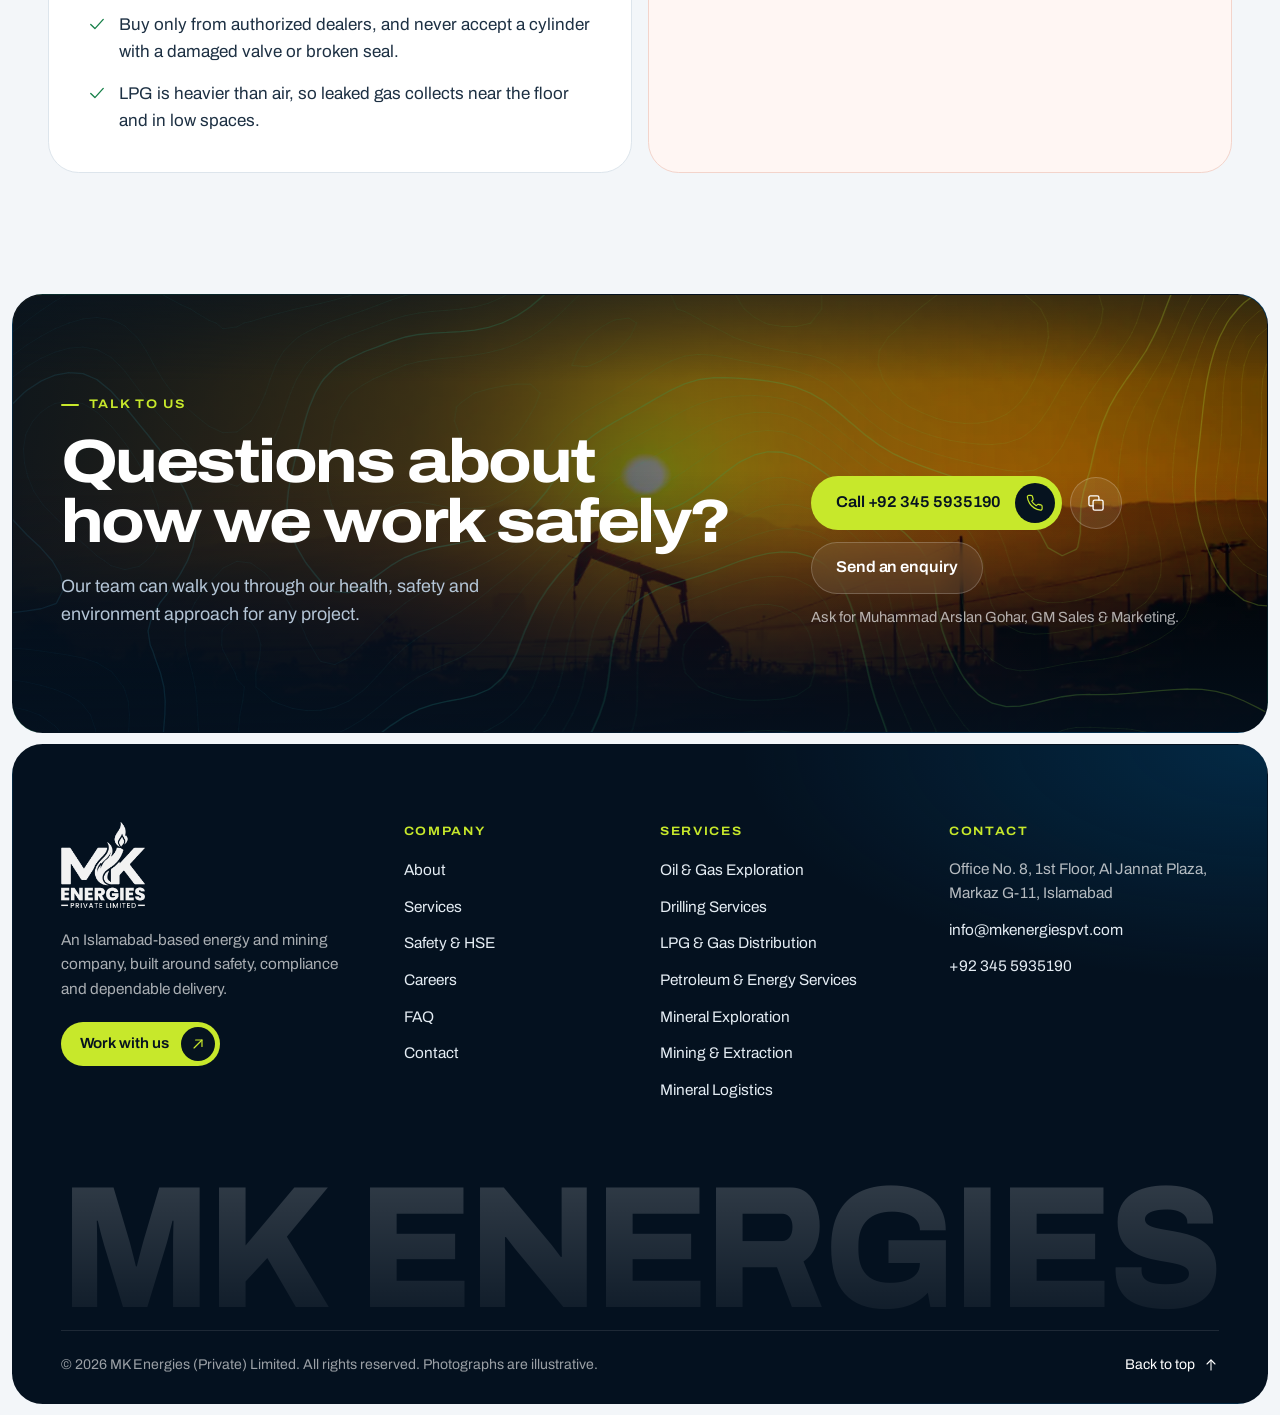
<file: safety.html>
<!doctype html>
<html lang="en">
<head>
<meta charset="utf-8">
<meta name="viewport" content="width=device-width, initial-scale=1, viewport-fit=cover">
<title>HSE &amp; Compliance | MK Energies</title>
<meta name="claude:viewport-fit-sides" content="cover">
<meta name="description" content="How MK Energies manages health, safety and the environment across oil, gas, drilling and mining work, and the regulators we work with.">
<link rel="canonical" href="https://mkenergiespvt.com/safety.html">
<meta name="theme-color" content="#F3F6F9">
<meta property="og:type" content="website">
<meta property="og:site_name" content="MK Energies (Private) Limited">
<meta property="og:title" content="HSE &amp; Compliance | MK Energies">
<meta property="og:description" content="How MK Energies manages health, safety and the environment across oil, gas, drilling and mining work, and the regulators we work with.">
<meta property="og:url" content="https://mkenergiespvt.com/safety.html">
<meta property="og:image" content="https://mkenergiespvt.com/assets/img/og-image.jpg">
<meta property="og:image:width" content="1200">
<meta property="og:image:height" content="630">
<meta property="og:image:alt" content="MK Energies (Private) Limited logo on a blue background">
<meta name="twitter:card" content="summary_large_image">
<link rel="icon" type="image/png" href="assets/img/favicon.png">
<link rel="apple-touch-icon" href="assets/img/favicon.png">
<link rel="preconnect" href="https://fonts.googleapis.com">
<link rel="preconnect" href="https://fonts.gstatic.com" crossorigin>
<link rel="stylesheet" href="https://fonts.googleapis.com/css2?family=Archivo:wdth,wght@62..125,400..800&amp;family=Poppins:wght@500;800&amp;display=swap">
<link rel="stylesheet" href="assets/css/site.css?v=a1566aac">
<script>(function(){var d=document.documentElement;d.classList.add('js');try{var m=localStorage.getItem('mk-theme');if(m==='dark'||m==='light')d.setAttribute('data-mode',m);if(localStorage.getItem('mk-motion')==='off')d.classList.add('motion-off');}catch(e){}if(document.visibilityState==='visible'&&!(window.matchMedia&&matchMedia('(prefers-reduced-motion: reduce)').matches))d.classList.add('intro');})();</script>
<script src="assets/js/site.js?v=691d9c40" defer></script>
<script type="application/ld+json">
{
 "@context": "https://schema.org",
 "@graph": [
  {
   "@type": "LocalBusiness",
   "@id": "https://mkenergiespvt.com/#organization",
   "name": "MK Energies (Private) Limited",
   "url": "https://mkenergiespvt.com/"
  },
  {
   "@type": "BreadcrumbList",
   "itemListElement": [
    {
     "@type": "ListItem",
     "position": 1,
     "name": "Home",
     "item": "https://mkenergiespvt.com/"
    },
    {
     "@type": "ListItem",
     "position": 2,
     "name": "Safety & HSE",
     "item": "https://mkenergiespvt.com/safety.html"
    }
   ]
  }
 ]
}
</script>
</head>
<body>
<a class="skip-link" href="#main">Skip to content</a>
<header class="site-header" id="top">
  <div class="nav">
    <a class="brand" href="./" aria-label="MK Energies (Private) Limited, home"><img class="brand-mark on-light" src="assets/img/mark-color.webp" alt="" width="45" height="34"><img class="brand-mark on-dark" src="assets/img/mark-white.webp" alt="" width="45" height="34"><span class="brand-word" aria-hidden="true"><span class="brand-name">ENERGIES</span><span class="brand-sub">Private Limited</span></span></a>
    <nav class="nav-links" aria-label="Main"><a href="about.html">About</a><a href="services.html">Services</a><a href="safety.html" aria-current="page">Safety</a><a href="careers.html">Careers</a><a href="faq.html">FAQ</a><a href="contact.html">Contact</a></nav>
    <div class="nav-actions">
      <button class="round-btn theme-toggle" type="button" data-theme-toggle aria-pressed="false" aria-label="Switch to dark mode"><svg class="i i-sun" viewBox="0 0 24 24" fill="none" stroke="currentColor" stroke-width="1.6" stroke-linecap="round" stroke-linejoin="round" aria-hidden="true" focusable="false"><circle cx="12" cy="12" r="4.2"/><path d="M12 2v2.2M12 19.8V22M4.9 4.9l1.6 1.6M17.5 17.5l1.6 1.6M2 12h2.2M19.8 12H22M4.9 19.1l1.6-1.6M17.5 6.5l1.6-1.6"/></svg><svg class="i i-moon" viewBox="0 0 24 24" fill="none" stroke="currentColor" stroke-width="1.6" stroke-linecap="round" stroke-linejoin="round" aria-hidden="true" focusable="false"><path d="M20.5 14.4A8.5 8.5 0 019.6 3.5a8.5 8.5 0 1010.9 10.9z"/></svg></button>
      <a class="btn btn-lime btn-sm nav-cta" href="contact.html#enquiry"><span>Work with us</span><span class="btn-ic"><svg class="i i-arrow" viewBox="0 0 24 24" fill="none" stroke="currentColor" stroke-width="1.6" stroke-linecap="round" stroke-linejoin="round" aria-hidden="true" focusable="false"><path d="M4.5 12h15"/><path d="M13.5 6l6 6-6 6"/></svg></span></a>
      <a class="round-btn call-btn" href="tel:+923455935190" aria-label="Call sales on +92 345 5935190" title="Call sales on +92 345 5935190"><svg class="i i-phone" viewBox="0 0 24 24" fill="none" stroke="currentColor" stroke-width="1.6" stroke-linecap="round" stroke-linejoin="round" aria-hidden="true" focusable="false"><path d="M21.5 16.6v2.9a2 2 0 01-2.2 2 19.6 19.6 0 01-8.5-3 19.3 19.3 0 01-6-6 19.6 19.6 0 01-3-8.6A2 2 0 013.8 1.8h2.9a2 2 0 012 1.7c.1 1 .4 1.9.7 2.8a2 2 0 01-.5 2.1L7.7 9.6a16 16 0 006 6l1.2-1.2a2 2 0 012.1-.5c.9.3 1.8.6 2.8.7a2 2 0 011.7 2z"/></svg></a>
      <button class="round-btn menu-btn" type="button" data-menu-open aria-expanded="false" aria-controls="mobile-menu" aria-label="Open menu"><svg class="i i-menu" viewBox="0 0 24 24" fill="none" stroke="currentColor" stroke-width="1.6" stroke-linecap="round" stroke-linejoin="round" aria-hidden="true" focusable="false"><path d="M4 8h16M4 16h10"/></svg></button>
    </div>
  </div>
</header>
<div class="mobile-menu" id="mobile-menu" role="dialog" aria-modal="true" aria-label="Menu" hidden>
  <div class="mm-top">
    <a class="brand" href="./" aria-label="MK Energies (Private) Limited, home"><img class="brand-mark on-light" src="assets/img/mark-color.webp" alt="" width="45" height="34"><img class="brand-mark on-dark" src="assets/img/mark-white.webp" alt="" width="45" height="34"><span class="brand-word" aria-hidden="true"><span class="brand-name">ENERGIES</span><span class="brand-sub">Private Limited</span></span></a>
    <button class="round-btn" type="button" data-menu-close aria-label="Close menu"><svg class="i i-close" viewBox="0 0 24 24" fill="none" stroke="currentColor" stroke-width="1.6" stroke-linecap="round" stroke-linejoin="round" aria-hidden="true" focusable="false"><path d="M6 6l12 12M18 6L6 18"/></svg></button>
  </div>
  <nav aria-label="Mobile"><ul class="mm-links"><li style="--i:0"><a href="./">Home<svg class="i i-arrow" viewBox="0 0 24 24" fill="none" stroke="currentColor" stroke-width="1.6" stroke-linecap="round" stroke-linejoin="round" aria-hidden="true" focusable="false"><path d="M4.5 12h15"/><path d="M13.5 6l6 6-6 6"/></svg></a></li><li style="--i:1"><a href="about.html">About<svg class="i i-arrow" viewBox="0 0 24 24" fill="none" stroke="currentColor" stroke-width="1.6" stroke-linecap="round" stroke-linejoin="round" aria-hidden="true" focusable="false"><path d="M4.5 12h15"/><path d="M13.5 6l6 6-6 6"/></svg></a></li><li style="--i:2"><a href="services.html">Services<svg class="i i-arrow" viewBox="0 0 24 24" fill="none" stroke="currentColor" stroke-width="1.6" stroke-linecap="round" stroke-linejoin="round" aria-hidden="true" focusable="false"><path d="M4.5 12h15"/><path d="M13.5 6l6 6-6 6"/></svg></a></li><li style="--i:3"><a href="safety.html" aria-current="page">Safety<svg class="i i-arrow" viewBox="0 0 24 24" fill="none" stroke="currentColor" stroke-width="1.6" stroke-linecap="round" stroke-linejoin="round" aria-hidden="true" focusable="false"><path d="M4.5 12h15"/><path d="M13.5 6l6 6-6 6"/></svg></a></li><li style="--i:4"><a href="careers.html">Careers<svg class="i i-arrow" viewBox="0 0 24 24" fill="none" stroke="currentColor" stroke-width="1.6" stroke-linecap="round" stroke-linejoin="round" aria-hidden="true" focusable="false"><path d="M4.5 12h15"/><path d="M13.5 6l6 6-6 6"/></svg></a></li><li style="--i:5"><a href="faq.html">FAQ<svg class="i i-arrow" viewBox="0 0 24 24" fill="none" stroke="currentColor" stroke-width="1.6" stroke-linecap="round" stroke-linejoin="round" aria-hidden="true" focusable="false"><path d="M4.5 12h15"/><path d="M13.5 6l6 6-6 6"/></svg></a></li><li style="--i:6"><a href="contact.html">Contact<svg class="i i-arrow" viewBox="0 0 24 24" fill="none" stroke="currentColor" stroke-width="1.6" stroke-linecap="round" stroke-linejoin="round" aria-hidden="true" focusable="false"><path d="M4.5 12h15"/><path d="M13.5 6l6 6-6 6"/></svg></a></li></ul></nav>
  <div class="mm-foot">
    <a class="btn btn-lime" href="contact.html#enquiry"><span>Work with us</span><span class="btn-ic"><svg class="i i-arrow" viewBox="0 0 24 24" fill="none" stroke="currentColor" stroke-width="1.6" stroke-linecap="round" stroke-linejoin="round" aria-hidden="true" focusable="false"><path d="M4.5 12h15"/><path d="M13.5 6l6 6-6 6"/></svg></span></a>
    <dl class="mm-contact">
      <dt>Sales</dt><dd><a href="tel:+923455935190">+92 345 5935190</a></dd>
      <dt>Email</dt><dd><a href="mailto:info@mkenergiespvt.com">info@mkenergiespvt.com</a></dd>
    </dl>
    <button class="mm-theme" type="button" data-theme-toggle aria-pressed="false" aria-label="Switch to dark mode"><span data-theme-label>Dark mode</span><svg class="i i-sun" viewBox="0 0 24 24" fill="none" stroke="currentColor" stroke-width="1.6" stroke-linecap="round" stroke-linejoin="round" aria-hidden="true" focusable="false"><circle cx="12" cy="12" r="4.2"/><path d="M12 2v2.2M12 19.8V22M4.9 4.9l1.6 1.6M17.5 17.5l1.6 1.6M2 12h2.2M19.8 12H22M4.9 19.1l1.6-1.6M17.5 6.5l1.6-1.6"/></svg><svg class="i i-moon" viewBox="0 0 24 24" fill="none" stroke="currentColor" stroke-width="1.6" stroke-linecap="round" stroke-linejoin="round" aria-hidden="true" focusable="false"><path d="M20.5 14.4A8.5 8.5 0 019.6 3.5a8.5 8.5 0 1010.9 10.9z"/></svg></button>
  </div>
</div>
<main id="main">
<section class="page-head" aria-labelledby="page-title">
  <div class="stage has-photo">
    <picture class="ph" style="--pos:70% 62%;--dim:0.7"><source media="(max-width: 767px)" srcset="assets/img/photos/red-hard-hat-m.webp"><img src="assets/img/photos/red-hard-hat-1400.webp" srcset="assets/img/photos/red-hard-hat-1400.webp 1400w, assets/img/photos/red-hard-hat-2000.webp 2000w" sizes="100vw" width="2000" height="1333" alt="" fetchpriority="high"></picture><span class="shade" aria-hidden="true"></span><canvas class="topo" data-topo="live" data-tone="green" aria-hidden="true"></canvas>
    <div class="wrap page-head-inner">
      <nav class="crumbs load-in" aria-label="Breadcrumb"><a href="./">Home</a><span aria-hidden="true">/</span><span aria-current="page">Safety &amp; HSE</span></nav>
      <h1 class="page-title" id="page-title">
        <span class="line"><span style="--i:0">Zero harm,</span></span>
        <span class="line"><span style="--i:1" class="accent">on every site.</span></span>
      </h1>
      <p class="lead load-in" style="--delay:260ms">Exploration, drilling and mining work carries real risk. We build health, safety and environment (HSE) management into every job, and every project runs under the licences, concessions and permits its regulator requires.</p>
      <ul class="chips load-in" style="--delay:340ms" aria-label="On this page">
        <li><a href="#practice"><svg class="i i-hardhat" viewBox="0 0 24 24" fill="none" stroke="currentColor" stroke-width="1.6" stroke-linecap="round" stroke-linejoin="round" aria-hidden="true" focusable="false"><path d="M3.5 17h17"/><path d="M5 17a7 7 0 0114 0"/><path d="M10 10.6V7.5h4v3.1"/><path d="M3.5 17v1.8a1 1 0 001 1h15a1 1 0 001-1V17"/></svg>How we work safely</a></li>
        <li><a href="#regulators"><svg class="i i-clipboard" viewBox="0 0 24 24" fill="none" stroke="currentColor" stroke-width="1.6" stroke-linecap="round" stroke-linejoin="round" aria-hidden="true" focusable="false"><rect x="5" y="4.5" width="14" height="17" rx="2"/><path d="M9 4.5V3h6v1.5"/><path d="M8.8 13l2.3 2.3 4.2-4.4"/></svg>Our regulators</a></li>
        <li><a href="#lpg-safety"><svg class="i i-cylinder" viewBox="0 0 24 24" fill="none" stroke="currentColor" stroke-width="1.6" stroke-linecap="round" stroke-linejoin="round" aria-hidden="true" focusable="false"><path d="M9.5 2.5h5v3h-5z"/><path d="M7 8.5a3 3 0 013-3h4a3 3 0 013 3V19a2.5 2.5 0 01-2.5 2.5h-5A2.5 2.5 0 017 19z"/><path d="M7 12h10M7 15.5h10"/></svg>LPG safety</a></li>
      </ul>
    </div>
    <button class="motion-btn" type="button" data-motion-toggle aria-label="Pause background animation" title="Pause background animation"><svg class="i i-pause" viewBox="0 0 24 24" fill="none" stroke="currentColor" stroke-width="1.6" stroke-linecap="round" stroke-linejoin="round" aria-hidden="true" focusable="false"><path d="M8.5 5.5v13M15.5 5.5v13"/></svg><svg class="i i-play" viewBox="0 0 24 24" fill="none" stroke="currentColor" stroke-width="1.6" stroke-linecap="round" stroke-linejoin="round" aria-hidden="true" focusable="false"><path d="M8 5.5v13l10.5-6.5z"/></svg></button>
  </div>
</section>

<section class="section" id="practice" aria-labelledby="practice-title">
  <div class="wrap">
    <div class="section-head split-head" data-reveal>
      <div><span class="eyebrow">In practice</span><h2 class="h2" id="practice-title">How safety shows up in the work.</h2></div>
      <p class="lead">Four controls apply to every project in both divisions, from a survey crew to a drilling rig or a gas delivery.</p>
    </div>
    <div class="practice">
      <div class="practice-media" data-reveal><img src="assets/img/photos/workers-red-hard-hat-560.webp" srcset="assets/img/photos/workers-red-hard-hat-560.webp 560w, assets/img/photos/workers-red-hard-hat-900.webp 900w" sizes="(min-width: 1000px) 40vw, 100vw" width="900" height="800" alt="Site workers in orange high-visibility clothing, one in a red hard hat" loading="lazy" decoding="async"></div>
      <ul class="cards two"><li class="card" data-reveal style="--rd:0ms"><svg class="i i-gauge" viewBox="0 0 24 24" fill="none" stroke="currentColor" stroke-width="1.6" stroke-linecap="round" stroke-linejoin="round" aria-hidden="true" focusable="false"><path d="M4.3 18.5a8.5 8.5 0 1115.4 0"/><path d="M12 13.5l4.2-4.6"/><circle cx="12" cy="13.5" r="1.4"/></svg><h3>Risk assessed first</h3><p>Every job starts with a documented risk assessment and a safe method of work.</p></li><li class="card" data-reveal style="--rd:90ms"><svg class="i i-clipboard" viewBox="0 0 24 24" fill="none" stroke="currentColor" stroke-width="1.6" stroke-linecap="round" stroke-linejoin="round" aria-hidden="true" focusable="false"><rect x="5" y="4.5" width="14" height="17" rx="2"/><path d="M9 4.5V3h6v1.5"/><path d="M8.8 13l2.3 2.3 4.2-4.4"/></svg><h3>Certified equipment</h3><p>Rigs, vehicles, storage and site equipment inspected and maintained to standard.</p></li><li class="card" data-reveal style="--rd:180ms"><svg class="i i-hardhat" viewBox="0 0 24 24" fill="none" stroke="currentColor" stroke-width="1.6" stroke-linecap="round" stroke-linejoin="round" aria-hidden="true" focusable="false"><path d="M3.5 17h17"/><path d="M5 17a7 7 0 0114 0"/><path d="M10 10.6V7.5h4v3.1"/><path d="M3.5 17v1.8a1 1 0 001 1h15a1 1 0 001-1V17"/></svg><h3>Trained crews</h3><p>Staff, drivers and contractors trained and briefed for the work they do.</p></li><li class="card" data-reveal style="--rd:270ms"><svg class="i i-leaf" viewBox="0 0 24 24" fill="none" stroke="currentColor" stroke-width="1.6" stroke-linecap="round" stroke-linejoin="round" aria-hidden="true" focusable="false"><path d="M5 19.5C5 11 10.5 5 20 5c0 9.5-6 15-14.5 15"/><path d="M5 19.5c3-4 6-6.5 9-8.2"/></svg><h3>Environment protected</h3><p>Spill prevention, waste handling and site restoration planned before work starts.</p></li></ul>
    </div>
  </div>
</section>

<section class="section section-tint" id="regulators" aria-labelledby="reg-title">
  <div class="wrap split">
    <div class="story" data-reveal>
      <span class="eyebrow">Compliance</span>
      <h2 class="h2" id="reg-title">Each line of business follows its regulator.</h2>
      <p class="lead">Every project runs under the licences, concessions and permits its regulator requires.</p>
    </div>
    <div data-reveal style="--rd:120ms"><ul class="regs"><li class="reg"><b>OGRA</b><span>Oil and Gas Regulatory Authority</span><p>Gas distribution, including LPG marketing, storage, filling and transport.</p></li><li class="reg"><b>Petroleum Division</b><span>Ministry of Energy</span><p>Oil and gas exploration and production concessions and rules.</p></li><li class="reg"><b>Mines &amp; minerals</b><span>Provincial departments</span><p>Mineral titles, mining permits and site inspections in each province.</p></li></ul></div>
  </div>
</section>

<section class="section" id="lpg-safety" aria-labelledby="lpg-title">
  <div class="wrap">
    <div class="section-head split-head" data-reveal>
      <div><span class="eyebrow">For LPG customers</span><h2 class="h2" id="lpg-title">Using LPG safely at home and at work.</h2></div>
      <p class="lead">LPG is safe when it is stored and used correctly. These are the basics we ask every customer and dealer to follow.</p>
    </div>
    <div class="tips">
      <div class="tip-panel" data-reveal>
        <div class="tip-media"><img src="assets/img/photos/gas-stove-flame-wide-640.webp" srcset="assets/img/photos/gas-stove-flame-wide-640.webp 640w, assets/img/photos/gas-stove-flame-wide-1000.webp 1000w" sizes="(min-width: 900px) 50vw, 100vw" width="1000" height="438" alt="Blue flames on a gas stove burner" loading="lazy" decoding="async"></div>
        <h3>Everyday safety</h3>
        <ul class="checklist">
          <li><svg class="i i-check" viewBox="0 0 24 24" fill="none" stroke="currentColor" stroke-width="1.6" stroke-linecap="round" stroke-linejoin="round" aria-hidden="true" focusable="false"><path d="M4.5 12.5l5 5 10-11"/></svg><span>Keep cylinders upright, in a well-ventilated place, away from heat and open flames.</span></li>
          <li><svg class="i i-check" viewBox="0 0 24 24" fill="none" stroke="currentColor" stroke-width="1.6" stroke-linecap="round" stroke-linejoin="round" aria-hidden="true" focusable="false"><path d="M4.5 12.5l5 5 10-11"/></svg><span>Check the regulator and hose regularly, and replace any hose that is cracked, hard or worn.</span></li>
          <li><svg class="i i-check" viewBox="0 0 24 24" fill="none" stroke="currentColor" stroke-width="1.6" stroke-linecap="round" stroke-linejoin="round" aria-hidden="true" focusable="false"><path d="M4.5 12.5l5 5 10-11"/></svg><span>Close the regulator or cylinder valve when the appliance is not in use.</span></li>
          <li><svg class="i i-check" viewBox="0 0 24 24" fill="none" stroke="currentColor" stroke-width="1.6" stroke-linecap="round" stroke-linejoin="round" aria-hidden="true" focusable="false"><path d="M4.5 12.5l5 5 10-11"/></svg><span>Buy only from authorized dealers, and never accept a cylinder with a damaged valve or broken seal.</span></li>
          <li><svg class="i i-check" viewBox="0 0 24 24" fill="none" stroke="currentColor" stroke-width="1.6" stroke-linecap="round" stroke-linejoin="round" aria-hidden="true" focusable="false"><path d="M4.5 12.5l5 5 10-11"/></svg><span>LPG is heavier than air, so leaked gas collects near the floor and in low spaces.</span></li>
        </ul>
      </div>
      <div class="tip-panel alert" data-reveal style="--rd:120ms">
        <h3>If you smell gas</h3>
        <ol class="alert-steps">
          <li><span><b>Don&rsquo;t touch electrical switches</b> or plugs, and don&rsquo;t use a phone near the leak.</span></li>
          <li><span><b>Put out any flames</b> and don&rsquo;t smoke.</span></li>
          <li><span><b>Close the cylinder valve</b> or regulator if you can do so safely.</span></li>
          <li><span><b>Open doors and windows</b> to let the gas disperse, especially at floor level.</span></li>
          <li><span><b>Leave the area</b> and call your LPG supplier, or Rescue 1122, from a safe distance.</span></li>
        </ol>
        <p class="alert-note">LPG has an added odour so that leaks can be noticed. If the smell is strong, leave first and call for help.</p>
      </div>
    </div>
  </div>
</section>

<section class="cta-section" aria-labelledby="cta-title">
  <div class="stage cta-stage has-photo" data-reveal data-copy-scope>
    <picture class="ph" style="--pos:50% 45%;--dim:0.78"><source media="(max-width: 767px)" srcset="assets/img/photos/pumpjack-golden-sunset-m.webp"><img src="assets/img/photos/pumpjack-golden-sunset-1400.webp" srcset="assets/img/photos/pumpjack-golden-sunset-1400.webp 1400w, assets/img/photos/pumpjack-golden-sunset-2000.webp 2000w" sizes="100vw" width="2000" height="1023" alt="" loading="lazy" decoding="async"></picture><span class="shade" aria-hidden="true"></span><canvas class="topo" data-topo="live" data-tone="blue" aria-hidden="true"></canvas>
    <div class="wrap cta-inner">
      <div class="cta-copy">
        <span class="eyebrow">Talk to us</span>
        <h2 id="cta-title">Questions about how we work safely?</h2>
        <p>Our team can walk you through our health, safety and environment approach for any project.</p>
      </div>
      <div class="cta-side">
        <div class="cta-call">
          <a class="btn btn-lime" href="tel:+923455935190"><span>Call <span data-copy-text>+92 345 5935190</span></span><span class="btn-ic"><svg class="i i-phone" viewBox="0 0 24 24" fill="none" stroke="currentColor" stroke-width="1.6" stroke-linecap="round" stroke-linejoin="round" aria-hidden="true" focusable="false"><path d="M21.5 16.6v2.9a2 2 0 01-2.2 2 19.6 19.6 0 01-8.5-3 19.3 19.3 0 01-6-6 19.6 19.6 0 01-3-8.6A2 2 0 013.8 1.8h2.9a2 2 0 012 1.7c.1 1 .4 1.9.7 2.8a2 2 0 01-.5 2.1L7.7 9.6a16 16 0 006 6l1.2-1.2a2 2 0 012.1-.5c.9.3 1.8.6 2.8.7a2 2 0 011.7 2z"/></svg></span></a>
          <button class="copy-round" type="button" data-copy="+92 345 5935190" aria-label="Copy sales number" title="Copy sales number"><svg class="i i-copy" viewBox="0 0 24 24" fill="none" stroke="currentColor" stroke-width="1.6" stroke-linecap="round" stroke-linejoin="round" aria-hidden="true" focusable="false"><rect x="8.5" y="8.5" width="12" height="12" rx="2"/><path d="M15.5 8.5v-3a2 2 0 00-2-2h-8a2 2 0 00-2 2v8a2 2 0 002 2h3"/></svg></button>
        </div>
        <a class="btn btn-glass" href="contact.html#enquiry">Send an enquiry</a>
        <p class="cta-line">Ask for Muhammad Arslan Gohar, GM Sales &amp; Marketing.</p>
      </div>
    </div>
  </div>
</section>
</main>
<footer class="site-footer">
  <div class="wrap">
    <div class="footer-top">
      <div class="footer-brand">
        <img src="assets/img/logo-white.webp" alt="MK Energies (Private) Limited" width="112" height="115" loading="lazy">
        <p>An Islamabad-based energy and mining company, built around safety, compliance and dependable delivery.</p>
        <a class="btn btn-lime btn-sm" href="contact.html#enquiry"><span>Work with us</span><span class="btn-ic"><svg class="i i-arrow" viewBox="0 0 24 24" fill="none" stroke="currentColor" stroke-width="1.6" stroke-linecap="round" stroke-linejoin="round" aria-hidden="true" focusable="false"><path d="M4.5 12h15"/><path d="M13.5 6l6 6-6 6"/></svg></span></a>
      </div>
      <div class="footer-col">
        <h2 class="footer-h">Company</h2>
        <ul><li><a href="about.html">About</a></li><li><a href="services.html">Services</a></li><li><a href="safety.html">Safety &amp; HSE</a></li><li><a href="careers.html">Careers</a></li><li><a href="faq.html">FAQ</a></li><li><a href="contact.html">Contact</a></li></ul>
      </div>
      <div class="footer-col">
        <h2 class="footer-h">Services</h2>
        <ul><li><a href="services.html#exploration">Oil &amp; Gas Exploration</a></li><li><a href="services.html#drilling">Drilling Services</a></li><li><a href="services.html#lpg">LPG &amp; Gas Distribution</a></li><li><a href="services.html#petroleum">Petroleum &amp; Energy Services</a></li><li><a href="services.html#mineral-exploration">Mineral Exploration</a></li><li><a href="services.html#mining-extraction">Mining &amp; Extraction</a></li><li><a href="services.html#mineral-logistics">Mineral Logistics</a></li></ul>
      </div>
      <div class="footer-col">
        <h2 class="footer-h">Contact</h2>
        <ul>
          <li><address>Office No. 8, 1st Floor, Al Jannat Plaza, Markaz G-11, Islamabad</address></li>
          <li><a href="mailto:info@mkenergiespvt.com">info@mkenergiespvt.com</a></li>
          <li><a href="tel:+923455935190">+92 345 5935190</a></li>
        </ul>
      </div>
    </div>
    <svg class="footer-wordmark" viewBox="0 0 1000 112" aria-hidden="true" focusable="false">
      <defs><linearGradient id="wordmark-fill" x1="0" y1="0" x2="0" y2="1"><stop offset="0" stop-color="#fff" stop-opacity=".2"/><stop offset="1" stop-color="#fff" stop-opacity=".02"/></linearGradient></defs>
      <text x="0" y="108" textLength="1000" lengthAdjust="spacingAndGlyphs" fill="url(#wordmark-fill)">MK ENERGIES</text>
    </svg>
    <div class="footer-bottom">
      <span>&copy; <span data-year>2026</span> MK Energies (Private) Limited. All rights reserved. Photographs are illustrative.</span>
      <a class="to-top" href="#top">Back to top <svg class="i i-up" viewBox="0 0 24 24" fill="none" stroke="currentColor" stroke-width="1.6" stroke-linecap="round" stroke-linejoin="round" aria-hidden="true" focusable="false"><path d="M12 19.5v-15"/><path d="M6 10.5l6-6 6 6"/></svg></a>
    </div>
  </div>
</footer>
</body>
</html>
</file>
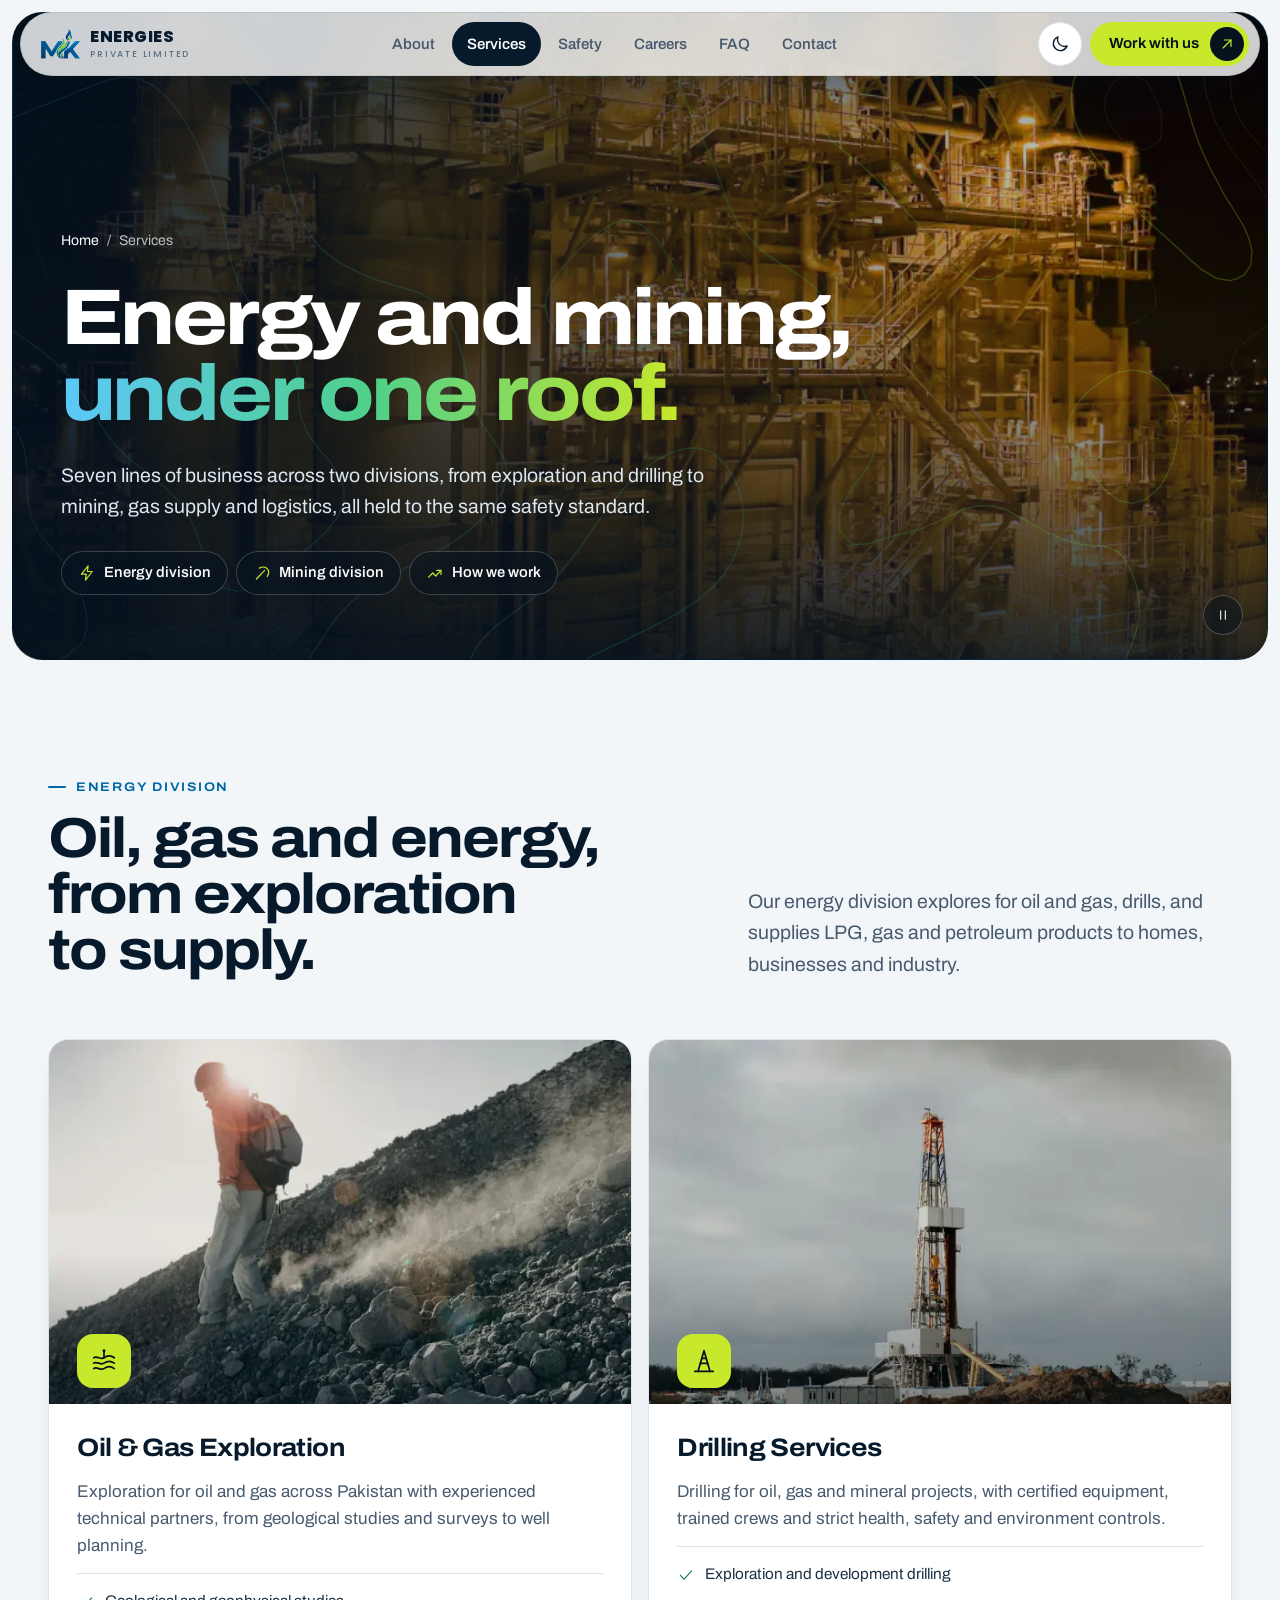
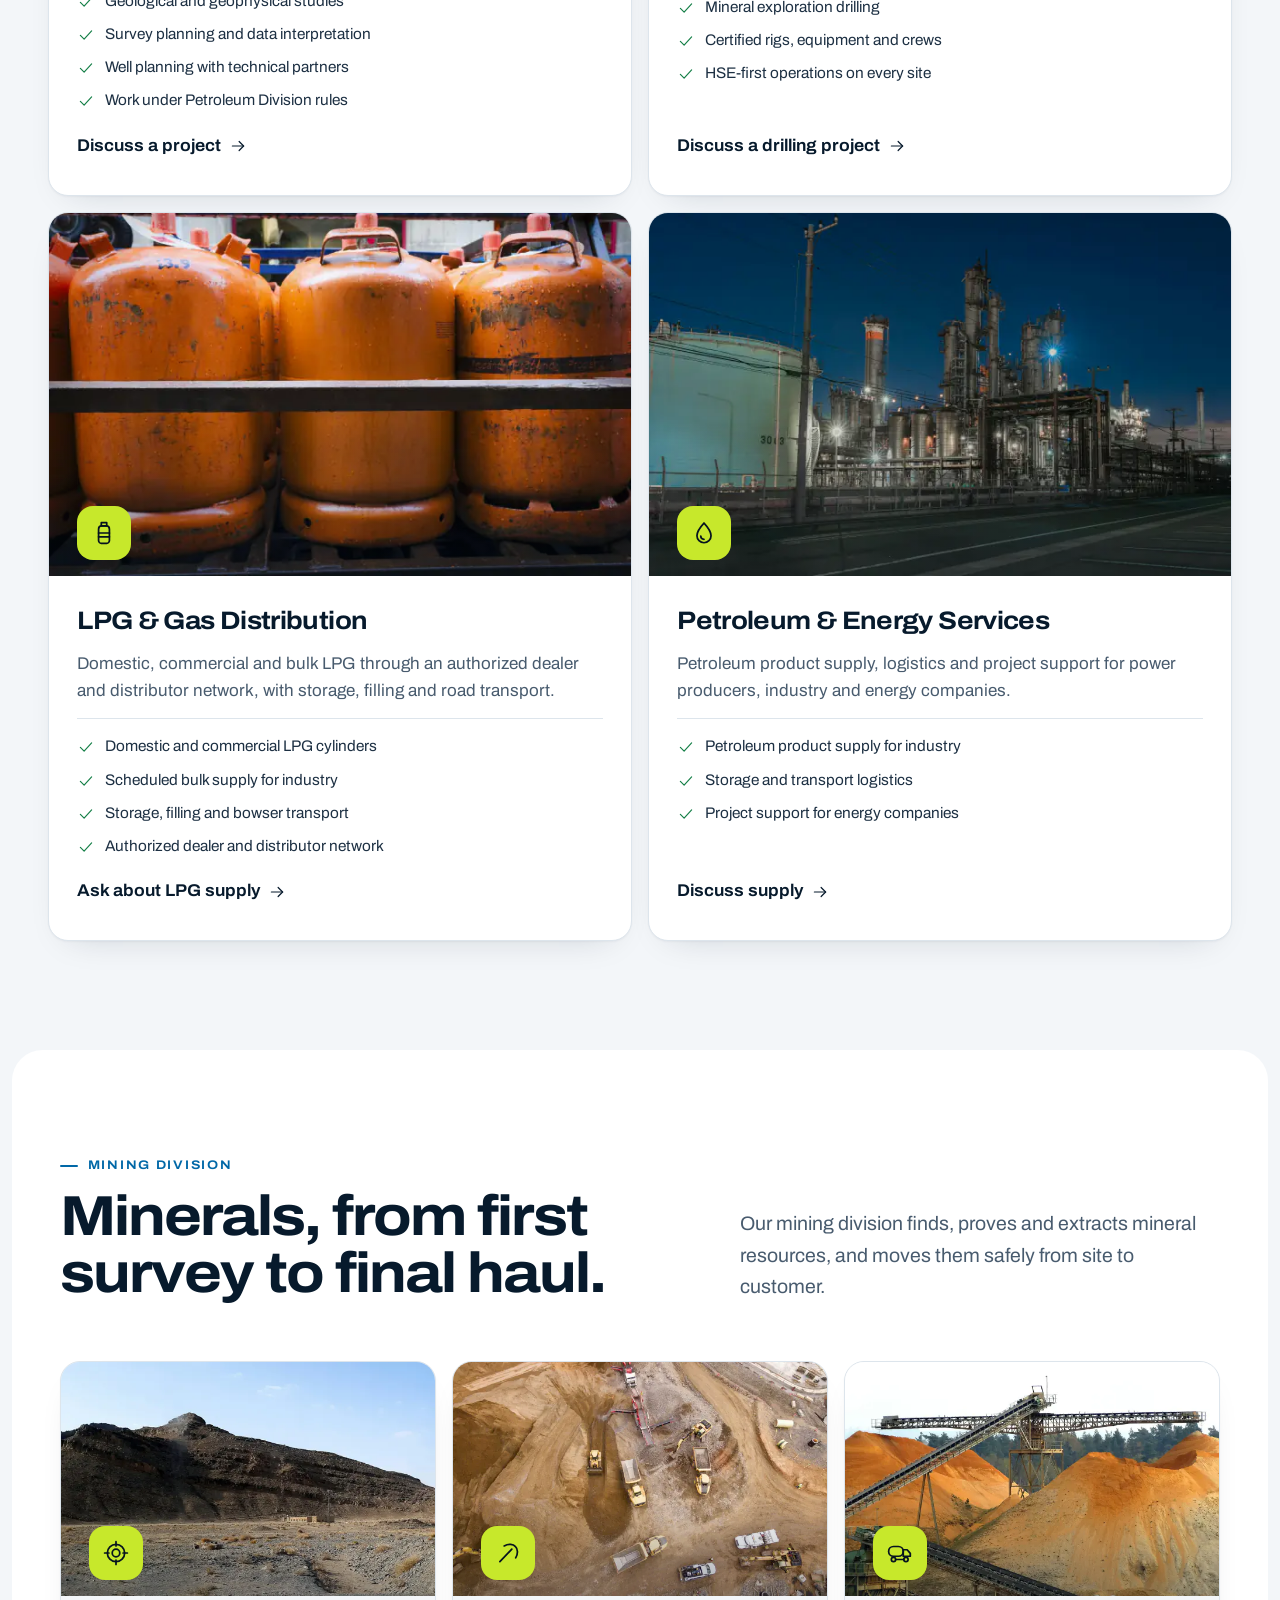
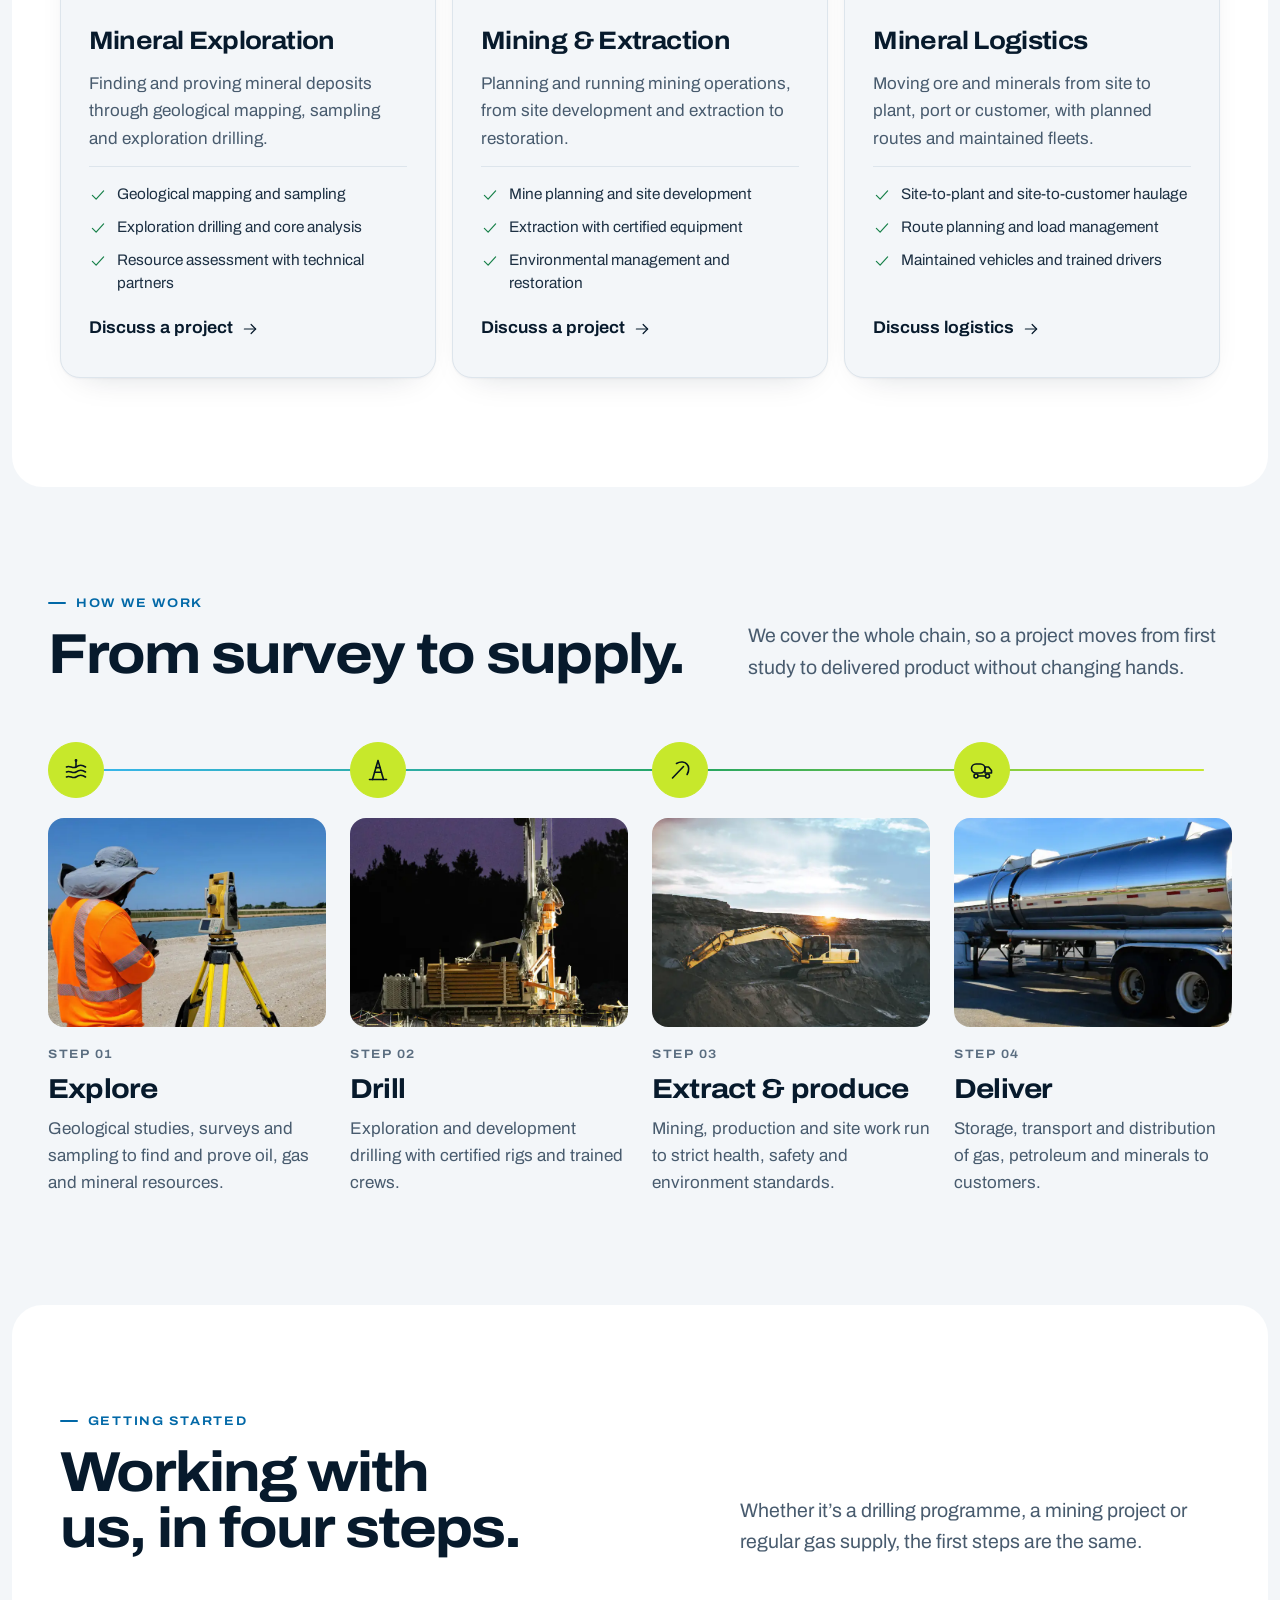
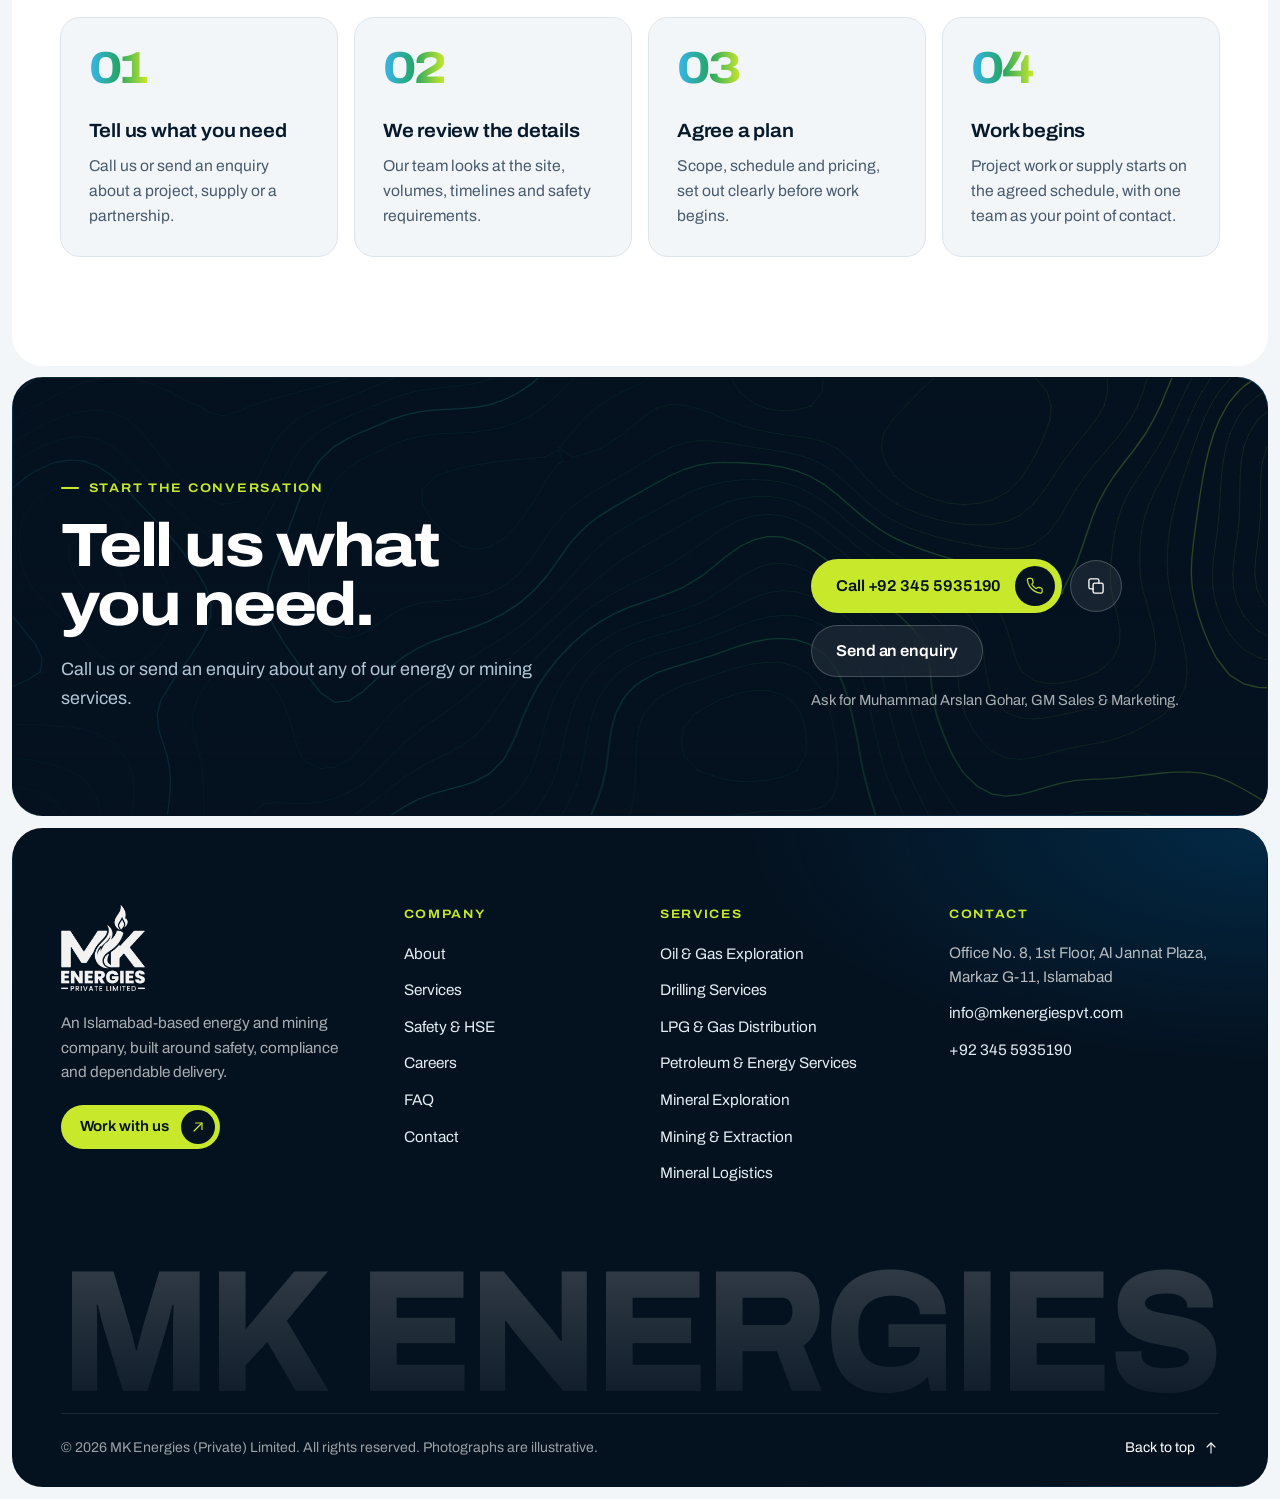
<file: services.html>
<!doctype html>
<html lang="en">
<head>
<meta charset="utf-8">
<meta name="viewport" content="width=device-width, initial-scale=1, viewport-fit=cover">
<title>Energy &amp; Mining Services | MK Energies</title>
<meta name="claude:viewport-fit-sides" content="cover">
<meta name="description" content="Oil and gas exploration, drilling, LPG and gas distribution, petroleum services, mineral exploration, mining and mineral logistics across Pakistan.">
<link rel="canonical" href="https://mkenergiespvt.com/services.html">
<meta name="theme-color" content="#F3F6F9">
<meta property="og:type" content="website">
<meta property="og:site_name" content="MK Energies (Private) Limited">
<meta property="og:title" content="Energy &amp; Mining Services | MK Energies">
<meta property="og:description" content="Oil and gas exploration, drilling, LPG and gas distribution, petroleum services, mineral exploration, mining and mineral logistics across Pakistan.">
<meta property="og:url" content="https://mkenergiespvt.com/services.html">
<meta property="og:image" content="https://mkenergiespvt.com/assets/img/og-image.jpg">
<meta property="og:image:width" content="1200">
<meta property="og:image:height" content="630">
<meta property="og:image:alt" content="MK Energies (Private) Limited logo on a blue background">
<meta name="twitter:card" content="summary_large_image">
<link rel="icon" type="image/png" href="assets/img/favicon.png">
<link rel="apple-touch-icon" href="assets/img/favicon.png">
<link rel="preconnect" href="https://fonts.googleapis.com">
<link rel="preconnect" href="https://fonts.gstatic.com" crossorigin>
<link rel="stylesheet" href="https://fonts.googleapis.com/css2?family=Archivo:wdth,wght@62..125,400..800&amp;family=Poppins:wght@500;800&amp;display=swap">
<link rel="stylesheet" href="assets/css/site.css?v=a1566aac">
<script>(function(){var d=document.documentElement;d.classList.add('js');try{var m=localStorage.getItem('mk-theme');if(m==='dark'||m==='light')d.setAttribute('data-mode',m);if(localStorage.getItem('mk-motion')==='off')d.classList.add('motion-off');}catch(e){}if(document.visibilityState==='visible'&&!(window.matchMedia&&matchMedia('(prefers-reduced-motion: reduce)').matches))d.classList.add('intro');})();</script>
<script src="assets/js/site.js?v=691d9c40" defer></script>
<script type="application/ld+json">
{
 "@context": "https://schema.org",
 "@graph": [
  {
   "@type": "LocalBusiness",
   "@id": "https://mkenergiespvt.com/#organization",
   "name": "MK Energies (Private) Limited",
   "url": "https://mkenergiespvt.com/"
  },
  {
   "@type": "BreadcrumbList",
   "itemListElement": [
    {
     "@type": "ListItem",
     "position": 1,
     "name": "Home",
     "item": "https://mkenergiespvt.com/"
    },
    {
     "@type": "ListItem",
     "position": 2,
     "name": "Services",
     "item": "https://mkenergiespvt.com/services.html"
    }
   ]
  },
  {
   "@type": "ItemList",
   "name": "Energy and mining services from MK Energies",
   "itemListElement": [
    {
     "@type": "ListItem",
     "position": 1,
     "item": {
      "@type": "Service",
      "name": "Oil & Gas Exploration",
      "description": "Exploration for oil and gas across Pakistan with experienced technical partners, from geological studies and surveys to well planning.",
      "url": "https://mkenergiespvt.com/services.html#exploration",
      "provider": {
       "@id": "https://mkenergiespvt.com/#organization"
      },
      "areaServed": {
       "@type": "Country",
       "name": "Pakistan"
      }
     }
    },
    {
     "@type": "ListItem",
     "position": 2,
     "item": {
      "@type": "Service",
      "name": "Drilling Services",
      "description": "Drilling for oil, gas and mineral projects, with certified equipment, trained crews and strict health, safety and environment controls.",
      "url": "https://mkenergiespvt.com/services.html#drilling",
      "provider": {
       "@id": "https://mkenergiespvt.com/#organization"
      },
      "areaServed": {
       "@type": "Country",
       "name": "Pakistan"
      }
     }
    },
    {
     "@type": "ListItem",
     "position": 3,
     "item": {
      "@type": "Service",
      "name": "LPG & Gas Distribution",
      "description": "Domestic, commercial and bulk LPG through an authorized dealer and distributor network, with storage, filling and road transport.",
      "url": "https://mkenergiespvt.com/services.html#lpg",
      "provider": {
       "@id": "https://mkenergiespvt.com/#organization"
      },
      "areaServed": {
       "@type": "Country",
       "name": "Pakistan"
      }
     }
    },
    {
     "@type": "ListItem",
     "position": 4,
     "item": {
      "@type": "Service",
      "name": "Petroleum & Energy Services",
      "description": "Petroleum product supply, logistics and project support for power producers, industry and energy companies.",
      "url": "https://mkenergiespvt.com/services.html#petroleum",
      "provider": {
       "@id": "https://mkenergiespvt.com/#organization"
      },
      "areaServed": {
       "@type": "Country",
       "name": "Pakistan"
      }
     }
    },
    {
     "@type": "ListItem",
     "position": 5,
     "item": {
      "@type": "Service",
      "name": "Mineral Exploration",
      "description": "Finding and proving mineral deposits through geological mapping, sampling and exploration drilling.",
      "url": "https://mkenergiespvt.com/services.html#mineral-exploration",
      "provider": {
       "@id": "https://mkenergiespvt.com/#organization"
      },
      "areaServed": {
       "@type": "Country",
       "name": "Pakistan"
      }
     }
    },
    {
     "@type": "ListItem",
     "position": 6,
     "item": {
      "@type": "Service",
      "name": "Mining & Extraction",
      "description": "Planning and running mining operations, from site development and extraction to restoration.",
      "url": "https://mkenergiespvt.com/services.html#mining-extraction",
      "provider": {
       "@id": "https://mkenergiespvt.com/#organization"
      },
      "areaServed": {
       "@type": "Country",
       "name": "Pakistan"
      }
     }
    },
    {
     "@type": "ListItem",
     "position": 7,
     "item": {
      "@type": "Service",
      "name": "Mineral Logistics",
      "description": "Moving ore and minerals from site to plant, port or customer, with planned routes and maintained fleets.",
      "url": "https://mkenergiespvt.com/services.html#mineral-logistics",
      "provider": {
       "@id": "https://mkenergiespvt.com/#organization"
      },
      "areaServed": {
       "@type": "Country",
       "name": "Pakistan"
      }
     }
    }
   ]
  }
 ]
}
</script>
</head>
<body>
<a class="skip-link" href="#main">Skip to content</a>
<header class="site-header" id="top">
  <div class="nav">
    <a class="brand" href="./" aria-label="MK Energies (Private) Limited, home"><img class="brand-mark on-light" src="assets/img/mark-color.webp" alt="" width="45" height="34"><img class="brand-mark on-dark" src="assets/img/mark-white.webp" alt="" width="45" height="34"><span class="brand-word" aria-hidden="true"><span class="brand-name">ENERGIES</span><span class="brand-sub">Private Limited</span></span></a>
    <nav class="nav-links" aria-label="Main"><a href="about.html">About</a><a href="services.html" aria-current="page">Services</a><a href="safety.html">Safety</a><a href="careers.html">Careers</a><a href="faq.html">FAQ</a><a href="contact.html">Contact</a></nav>
    <div class="nav-actions">
      <button class="round-btn theme-toggle" type="button" data-theme-toggle aria-pressed="false" aria-label="Switch to dark mode"><svg class="i i-sun" viewBox="0 0 24 24" fill="none" stroke="currentColor" stroke-width="1.6" stroke-linecap="round" stroke-linejoin="round" aria-hidden="true" focusable="false"><circle cx="12" cy="12" r="4.2"/><path d="M12 2v2.2M12 19.8V22M4.9 4.9l1.6 1.6M17.5 17.5l1.6 1.6M2 12h2.2M19.8 12H22M4.9 19.1l1.6-1.6M17.5 6.5l1.6-1.6"/></svg><svg class="i i-moon" viewBox="0 0 24 24" fill="none" stroke="currentColor" stroke-width="1.6" stroke-linecap="round" stroke-linejoin="round" aria-hidden="true" focusable="false"><path d="M20.5 14.4A8.5 8.5 0 019.6 3.5a8.5 8.5 0 1010.9 10.9z"/></svg></button>
      <a class="btn btn-lime btn-sm nav-cta" href="contact.html#enquiry"><span>Work with us</span><span class="btn-ic"><svg class="i i-arrow" viewBox="0 0 24 24" fill="none" stroke="currentColor" stroke-width="1.6" stroke-linecap="round" stroke-linejoin="round" aria-hidden="true" focusable="false"><path d="M4.5 12h15"/><path d="M13.5 6l6 6-6 6"/></svg></span></a>
      <a class="round-btn call-btn" href="tel:+923455935190" aria-label="Call sales on +92 345 5935190" title="Call sales on +92 345 5935190"><svg class="i i-phone" viewBox="0 0 24 24" fill="none" stroke="currentColor" stroke-width="1.6" stroke-linecap="round" stroke-linejoin="round" aria-hidden="true" focusable="false"><path d="M21.5 16.6v2.9a2 2 0 01-2.2 2 19.6 19.6 0 01-8.5-3 19.3 19.3 0 01-6-6 19.6 19.6 0 01-3-8.6A2 2 0 013.8 1.8h2.9a2 2 0 012 1.7c.1 1 .4 1.9.7 2.8a2 2 0 01-.5 2.1L7.7 9.6a16 16 0 006 6l1.2-1.2a2 2 0 012.1-.5c.9.3 1.8.6 2.8.7a2 2 0 011.7 2z"/></svg></a>
      <button class="round-btn menu-btn" type="button" data-menu-open aria-expanded="false" aria-controls="mobile-menu" aria-label="Open menu"><svg class="i i-menu" viewBox="0 0 24 24" fill="none" stroke="currentColor" stroke-width="1.6" stroke-linecap="round" stroke-linejoin="round" aria-hidden="true" focusable="false"><path d="M4 8h16M4 16h10"/></svg></button>
    </div>
  </div>
</header>
<div class="mobile-menu" id="mobile-menu" role="dialog" aria-modal="true" aria-label="Menu" hidden>
  <div class="mm-top">
    <a class="brand" href="./" aria-label="MK Energies (Private) Limited, home"><img class="brand-mark on-light" src="assets/img/mark-color.webp" alt="" width="45" height="34"><img class="brand-mark on-dark" src="assets/img/mark-white.webp" alt="" width="45" height="34"><span class="brand-word" aria-hidden="true"><span class="brand-name">ENERGIES</span><span class="brand-sub">Private Limited</span></span></a>
    <button class="round-btn" type="button" data-menu-close aria-label="Close menu"><svg class="i i-close" viewBox="0 0 24 24" fill="none" stroke="currentColor" stroke-width="1.6" stroke-linecap="round" stroke-linejoin="round" aria-hidden="true" focusable="false"><path d="M6 6l12 12M18 6L6 18"/></svg></button>
  </div>
  <nav aria-label="Mobile"><ul class="mm-links"><li style="--i:0"><a href="./">Home<svg class="i i-arrow" viewBox="0 0 24 24" fill="none" stroke="currentColor" stroke-width="1.6" stroke-linecap="round" stroke-linejoin="round" aria-hidden="true" focusable="false"><path d="M4.5 12h15"/><path d="M13.5 6l6 6-6 6"/></svg></a></li><li style="--i:1"><a href="about.html">About<svg class="i i-arrow" viewBox="0 0 24 24" fill="none" stroke="currentColor" stroke-width="1.6" stroke-linecap="round" stroke-linejoin="round" aria-hidden="true" focusable="false"><path d="M4.5 12h15"/><path d="M13.5 6l6 6-6 6"/></svg></a></li><li style="--i:2"><a href="services.html" aria-current="page">Services<svg class="i i-arrow" viewBox="0 0 24 24" fill="none" stroke="currentColor" stroke-width="1.6" stroke-linecap="round" stroke-linejoin="round" aria-hidden="true" focusable="false"><path d="M4.5 12h15"/><path d="M13.5 6l6 6-6 6"/></svg></a></li><li style="--i:3"><a href="safety.html">Safety<svg class="i i-arrow" viewBox="0 0 24 24" fill="none" stroke="currentColor" stroke-width="1.6" stroke-linecap="round" stroke-linejoin="round" aria-hidden="true" focusable="false"><path d="M4.5 12h15"/><path d="M13.5 6l6 6-6 6"/></svg></a></li><li style="--i:4"><a href="careers.html">Careers<svg class="i i-arrow" viewBox="0 0 24 24" fill="none" stroke="currentColor" stroke-width="1.6" stroke-linecap="round" stroke-linejoin="round" aria-hidden="true" focusable="false"><path d="M4.5 12h15"/><path d="M13.5 6l6 6-6 6"/></svg></a></li><li style="--i:5"><a href="faq.html">FAQ<svg class="i i-arrow" viewBox="0 0 24 24" fill="none" stroke="currentColor" stroke-width="1.6" stroke-linecap="round" stroke-linejoin="round" aria-hidden="true" focusable="false"><path d="M4.5 12h15"/><path d="M13.5 6l6 6-6 6"/></svg></a></li><li style="--i:6"><a href="contact.html">Contact<svg class="i i-arrow" viewBox="0 0 24 24" fill="none" stroke="currentColor" stroke-width="1.6" stroke-linecap="round" stroke-linejoin="round" aria-hidden="true" focusable="false"><path d="M4.5 12h15"/><path d="M13.5 6l6 6-6 6"/></svg></a></li></ul></nav>
  <div class="mm-foot">
    <a class="btn btn-lime" href="contact.html#enquiry"><span>Work with us</span><span class="btn-ic"><svg class="i i-arrow" viewBox="0 0 24 24" fill="none" stroke="currentColor" stroke-width="1.6" stroke-linecap="round" stroke-linejoin="round" aria-hidden="true" focusable="false"><path d="M4.5 12h15"/><path d="M13.5 6l6 6-6 6"/></svg></span></a>
    <dl class="mm-contact">
      <dt>Sales</dt><dd><a href="tel:+923455935190">+92 345 5935190</a></dd>
      <dt>Email</dt><dd><a href="mailto:info@mkenergiespvt.com">info@mkenergiespvt.com</a></dd>
    </dl>
    <button class="mm-theme" type="button" data-theme-toggle aria-pressed="false" aria-label="Switch to dark mode"><span data-theme-label>Dark mode</span><svg class="i i-sun" viewBox="0 0 24 24" fill="none" stroke="currentColor" stroke-width="1.6" stroke-linecap="round" stroke-linejoin="round" aria-hidden="true" focusable="false"><circle cx="12" cy="12" r="4.2"/><path d="M12 2v2.2M12 19.8V22M4.9 4.9l1.6 1.6M17.5 17.5l1.6 1.6M2 12h2.2M19.8 12H22M4.9 19.1l1.6-1.6M17.5 6.5l1.6-1.6"/></svg><svg class="i i-moon" viewBox="0 0 24 24" fill="none" stroke="currentColor" stroke-width="1.6" stroke-linecap="round" stroke-linejoin="round" aria-hidden="true" focusable="false"><path d="M20.5 14.4A8.5 8.5 0 019.6 3.5a8.5 8.5 0 1010.9 10.9z"/></svg></button>
  </div>
</div>
<main id="main">
<section class="page-head" aria-labelledby="page-title">
  <div class="stage has-photo">
    <picture class="ph" style="--pos:60% 45%;--dim:0.8"><source media="(max-width: 767px)" srcset="assets/img/photos/energy-plant-night-m.webp"><img src="assets/img/photos/energy-plant-night-1400.webp" srcset="assets/img/photos/energy-plant-night-1400.webp 1400w, assets/img/photos/energy-plant-night-2000.webp 2000w" sizes="100vw" width="2000" height="1333" alt="" fetchpriority="high"></picture><span class="shade" aria-hidden="true"></span><canvas class="topo" data-topo="live" data-tone="blue" aria-hidden="true"></canvas>
    <div class="wrap page-head-inner">
      <nav class="crumbs load-in" aria-label="Breadcrumb"><a href="./">Home</a><span aria-hidden="true">/</span><span aria-current="page">Services</span></nav>
      <h1 class="page-title" id="page-title">
        <span class="line"><span style="--i:0">Energy and mining,</span></span>
        <span class="line"><span style="--i:1" class="accent">under one roof.</span></span>
      </h1>
      <p class="lead load-in" style="--delay:260ms">Seven lines of business across two divisions, from exploration and drilling to mining, gas supply and logistics, all held to the same safety standard.</p>
      <ul class="chips load-in" style="--delay:340ms" aria-label="On this page">
        <li><a href="#energy"><svg class="i i-bolt" viewBox="0 0 24 24" fill="none" stroke="currentColor" stroke-width="1.6" stroke-linecap="round" stroke-linejoin="round" aria-hidden="true" focusable="false"><path d="M13.5 2.5l-9 11h6.5l-1 8 9-11.5h-6.5z"/></svg>Energy division</a></li>
        <li><a href="#mining"><svg class="i i-pick" viewBox="0 0 24 24" fill="none" stroke="currentColor" stroke-width="1.6" stroke-linecap="round" stroke-linejoin="round" aria-hidden="true" focusable="false"><path d="M4.5 20l11-11.5"/><path d="M8.5 5.5c4-2.4 8.4-1.6 10.4.6 2.1 2 2.6 6.4.2 10.4"/></svg>Mining division</a></li>
        <li><a href="#process"><svg class="i i-growth" viewBox="0 0 24 24" fill="none" stroke="currentColor" stroke-width="1.6" stroke-linecap="round" stroke-linejoin="round" aria-hidden="true" focusable="false"><path d="M3.5 17.5l5.5-5.5 4 4 7-7.5"/><path d="M14.5 8.5h5.5V14"/></svg>How we work</a></li>
      </ul>
    </div>
    <button class="motion-btn" type="button" data-motion-toggle aria-label="Pause background animation" title="Pause background animation"><svg class="i i-pause" viewBox="0 0 24 24" fill="none" stroke="currentColor" stroke-width="1.6" stroke-linecap="round" stroke-linejoin="round" aria-hidden="true" focusable="false"><path d="M8.5 5.5v13M15.5 5.5v13"/></svg><svg class="i i-play" viewBox="0 0 24 24" fill="none" stroke="currentColor" stroke-width="1.6" stroke-linecap="round" stroke-linejoin="round" aria-hidden="true" focusable="false"><path d="M8 5.5v13l10.5-6.5z"/></svg></button>
  </div>
</section>

<section class="section" id="energy" aria-labelledby="energy-title">
  <div class="wrap">
    <div class="section-head split-head" data-reveal>
      <div><span class="eyebrow">Energy division</span><h2 class="h2" id="energy-title">Oil, gas and energy, from exploration to supply.</h2></div>
      <p class="lead">Our energy division explores for oil and gas, drills, and supplies LPG, gas and petroleum products to homes, businesses and industry.</p>
    </div>
    <div class="svc-grid two">
  <article class="svc-card energy" id="exploration" data-spot data-reveal style="--rd:0ms">
    <div class="svc-media"><img src="assets/img/photos/field-work-rocky-slope-640.webp" srcset="assets/img/photos/field-work-rocky-slope-640.webp 640w, assets/img/photos/field-work-rocky-slope-1200.webp 1200w" sizes="(min-width: 720px) 50vw, 100vw" width="1200" height="750" alt="Person with a backpack crossing a loose rocky slope" loading="lazy" decoding="async"><span class="svc-ic"><svg class="i i-strata" viewBox="0 0 24 24" fill="none" stroke="currentColor" stroke-width="1.6" stroke-linecap="round" stroke-linejoin="round" aria-hidden="true" focusable="false"><path d="M2.5 9c3-2.2 6.5 2.2 9.5 0s6.5-2.2 9.5 0"/><path d="M2.5 14c3-2.2 6.5 2.2 9.5 0s6.5-2.2 9.5 0"/><path d="M2.5 19c3-2.2 6.5 2.2 9.5 0s6.5-2.2 9.5 0"/><path d="M12 2.5v6.5"/><circle cx="12" cy="2.5" r=".6"/></svg></span></div>
    <div class="svc-body">
      <h3>Oil &amp; Gas Exploration</h3>
      <p>Exploration for oil and gas across Pakistan with experienced technical partners, from geological studies and surveys to well planning.</p>
      <ul class="ticks"><li><svg class="i i-check" viewBox="0 0 24 24" fill="none" stroke="currentColor" stroke-width="1.6" stroke-linecap="round" stroke-linejoin="round" aria-hidden="true" focusable="false"><path d="M4.5 12.5l5 5 10-11"/></svg><span>Geological and geophysical studies</span></li><li><svg class="i i-check" viewBox="0 0 24 24" fill="none" stroke="currentColor" stroke-width="1.6" stroke-linecap="round" stroke-linejoin="round" aria-hidden="true" focusable="false"><path d="M4.5 12.5l5 5 10-11"/></svg><span>Survey planning and data interpretation</span></li><li><svg class="i i-check" viewBox="0 0 24 24" fill="none" stroke="currentColor" stroke-width="1.6" stroke-linecap="round" stroke-linejoin="round" aria-hidden="true" focusable="false"><path d="M4.5 12.5l5 5 10-11"/></svg><span>Well planning with technical partners</span></li><li><svg class="i i-check" viewBox="0 0 24 24" fill="none" stroke="currentColor" stroke-width="1.6" stroke-linecap="round" stroke-linejoin="round" aria-hidden="true" focusable="false"><path d="M4.5 12.5l5 5 10-11"/></svg><span>Work under Petroleum Division rules</span></li></ul>
      <a class="text-link" href="contact.html#exploration"><span>Discuss a project</span><svg class="i i-arrow" viewBox="0 0 24 24" fill="none" stroke="currentColor" stroke-width="1.6" stroke-linecap="round" stroke-linejoin="round" aria-hidden="true" focusable="false"><path d="M4.5 12h15"/><path d="M13.5 6l6 6-6 6"/></svg></a>
    </div>
  </article>
  <article class="svc-card energy" id="drilling" data-spot data-reveal style="--rd:90ms">
    <div class="svc-media"><img src="assets/img/photos/land-rig-storm-sky-640.webp" srcset="assets/img/photos/land-rig-storm-sky-640.webp 640w, assets/img/photos/land-rig-storm-sky-1200.webp 1200w" sizes="(min-width: 720px) 50vw, 100vw" width="1200" height="750" alt="Land drilling rig beneath a stormy sky" loading="lazy" decoding="async"><span class="svc-ic"><svg class="i i-rig" viewBox="0 0 24 24" fill="none" stroke="currentColor" stroke-width="1.6" stroke-linecap="round" stroke-linejoin="round" aria-hidden="true" focusable="false"><path d="M12 2.5L6.5 21.5M12 2.5l5.5 19"/><path d="M8.6 14.2h6.8M9.9 9.6h4.2"/><path d="M3.5 21.5h17"/></svg></span></div>
    <div class="svc-body">
      <h3>Drilling Services</h3>
      <p>Drilling for oil, gas and mineral projects, with certified equipment, trained crews and strict health, safety and environment controls.</p>
      <ul class="ticks"><li><svg class="i i-check" viewBox="0 0 24 24" fill="none" stroke="currentColor" stroke-width="1.6" stroke-linecap="round" stroke-linejoin="round" aria-hidden="true" focusable="false"><path d="M4.5 12.5l5 5 10-11"/></svg><span>Exploration and development drilling</span></li><li><svg class="i i-check" viewBox="0 0 24 24" fill="none" stroke="currentColor" stroke-width="1.6" stroke-linecap="round" stroke-linejoin="round" aria-hidden="true" focusable="false"><path d="M4.5 12.5l5 5 10-11"/></svg><span>Mineral exploration drilling</span></li><li><svg class="i i-check" viewBox="0 0 24 24" fill="none" stroke="currentColor" stroke-width="1.6" stroke-linecap="round" stroke-linejoin="round" aria-hidden="true" focusable="false"><path d="M4.5 12.5l5 5 10-11"/></svg><span>Certified rigs, equipment and crews</span></li><li><svg class="i i-check" viewBox="0 0 24 24" fill="none" stroke="currentColor" stroke-width="1.6" stroke-linecap="round" stroke-linejoin="round" aria-hidden="true" focusable="false"><path d="M4.5 12.5l5 5 10-11"/></svg><span>HSE-first operations on every site</span></li></ul>
      <a class="text-link" href="contact.html#drilling"><span>Discuss a drilling project</span><svg class="i i-arrow" viewBox="0 0 24 24" fill="none" stroke="currentColor" stroke-width="1.6" stroke-linecap="round" stroke-linejoin="round" aria-hidden="true" focusable="false"><path d="M4.5 12h15"/><path d="M13.5 6l6 6-6 6"/></svg></a>
    </div>
  </article>
  <article class="svc-card energy" id="lpg" data-spot data-reveal style="--rd:180ms">
    <div class="svc-media"><img src="assets/img/photos/lpg-cylinders-640.webp" srcset="assets/img/photos/lpg-cylinders-640.webp 640w, assets/img/photos/lpg-cylinders-1200.webp 1200w" sizes="(min-width: 720px) 50vw, 100vw" width="1200" height="750" alt="Row of orange LPG gas cylinders" loading="lazy" decoding="async"><span class="svc-ic"><svg class="i i-cylinder" viewBox="0 0 24 24" fill="none" stroke="currentColor" stroke-width="1.6" stroke-linecap="round" stroke-linejoin="round" aria-hidden="true" focusable="false"><path d="M9.5 2.5h5v3h-5z"/><path d="M7 8.5a3 3 0 013-3h4a3 3 0 013 3V19a2.5 2.5 0 01-2.5 2.5h-5A2.5 2.5 0 017 19z"/><path d="M7 12h10M7 15.5h10"/></svg></span></div>
    <div class="svc-body">
      <h3>LPG &amp; Gas Distribution</h3>
      <p>Domestic, commercial and bulk LPG through an authorized dealer and distributor network, with storage, filling and road transport.</p>
      <ul class="ticks"><li><svg class="i i-check" viewBox="0 0 24 24" fill="none" stroke="currentColor" stroke-width="1.6" stroke-linecap="round" stroke-linejoin="round" aria-hidden="true" focusable="false"><path d="M4.5 12.5l5 5 10-11"/></svg><span>Domestic and commercial LPG cylinders</span></li><li><svg class="i i-check" viewBox="0 0 24 24" fill="none" stroke="currentColor" stroke-width="1.6" stroke-linecap="round" stroke-linejoin="round" aria-hidden="true" focusable="false"><path d="M4.5 12.5l5 5 10-11"/></svg><span>Scheduled bulk supply for industry</span></li><li><svg class="i i-check" viewBox="0 0 24 24" fill="none" stroke="currentColor" stroke-width="1.6" stroke-linecap="round" stroke-linejoin="round" aria-hidden="true" focusable="false"><path d="M4.5 12.5l5 5 10-11"/></svg><span>Storage, filling and bowser transport</span></li><li><svg class="i i-check" viewBox="0 0 24 24" fill="none" stroke="currentColor" stroke-width="1.6" stroke-linecap="round" stroke-linejoin="round" aria-hidden="true" focusable="false"><path d="M4.5 12.5l5 5 10-11"/></svg><span>Authorized dealer and distributor network</span></li></ul>
      <a class="text-link" href="contact.html#lpg"><span>Ask about LPG supply</span><svg class="i i-arrow" viewBox="0 0 24 24" fill="none" stroke="currentColor" stroke-width="1.6" stroke-linecap="round" stroke-linejoin="round" aria-hidden="true" focusable="false"><path d="M4.5 12h15"/><path d="M13.5 6l6 6-6 6"/></svg></a>
    </div>
  </article>
  <article class="svc-card energy" id="petroleum" data-spot data-reveal style="--rd:0ms">
    <div class="svc-media"><img src="assets/img/photos/petroleum-plant-dusk-640.webp" srcset="assets/img/photos/petroleum-plant-dusk-640.webp 640w, assets/img/photos/petroleum-plant-dusk-1200.webp 1200w" sizes="(min-width: 720px) 50vw, 100vw" width="1200" height="750" alt="Petroleum plant and storage tank at dusk" loading="lazy" decoding="async"><span class="svc-ic"><svg class="i i-oil" viewBox="0 0 24 24" fill="none" stroke="currentColor" stroke-width="1.6" stroke-linecap="round" stroke-linejoin="round" aria-hidden="true" focusable="false"><path d="M12 2.8s6.5 6.9 6.5 11.7a6.5 6.5 0 01-13 0C5.5 9.7 12 2.8 12 2.8z"/><path d="M9 14.8a3 3 0 003 3"/></svg></span></div>
    <div class="svc-body">
      <h3>Petroleum &amp; Energy Services</h3>
      <p>Petroleum product supply, logistics and project support for power producers, industry and energy companies.</p>
      <ul class="ticks"><li><svg class="i i-check" viewBox="0 0 24 24" fill="none" stroke="currentColor" stroke-width="1.6" stroke-linecap="round" stroke-linejoin="round" aria-hidden="true" focusable="false"><path d="M4.5 12.5l5 5 10-11"/></svg><span>Petroleum product supply for industry</span></li><li><svg class="i i-check" viewBox="0 0 24 24" fill="none" stroke="currentColor" stroke-width="1.6" stroke-linecap="round" stroke-linejoin="round" aria-hidden="true" focusable="false"><path d="M4.5 12.5l5 5 10-11"/></svg><span>Storage and transport logistics</span></li><li><svg class="i i-check" viewBox="0 0 24 24" fill="none" stroke="currentColor" stroke-width="1.6" stroke-linecap="round" stroke-linejoin="round" aria-hidden="true" focusable="false"><path d="M4.5 12.5l5 5 10-11"/></svg><span>Project support for energy companies</span></li></ul>
      <a class="text-link" href="contact.html#petroleum"><span>Discuss supply</span><svg class="i i-arrow" viewBox="0 0 24 24" fill="none" stroke="currentColor" stroke-width="1.6" stroke-linecap="round" stroke-linejoin="round" aria-hidden="true" focusable="false"><path d="M4.5 12h15"/><path d="M13.5 6l6 6-6 6"/></svg></a>
    </div>
  </article>
</div>
  </div>
</section>

<section class="section section-tint" id="mining" aria-labelledby="mining-title">
  <div class="wrap">
    <div class="section-head split-head" data-reveal>
      <div><span class="eyebrow">Mining division</span><h2 class="h2" id="mining-title">Minerals, from first survey to final haul.</h2></div>
      <p class="lead">Our mining division finds, proves and extracts mineral resources, and moves them safely from site to customer.</p>
    </div>
    <div class="svc-grid three">
  <article class="svc-card mining" id="mineral-exploration" data-spot data-reveal style="--rd:0ms">
    <div class="svc-media"><img src="assets/img/photos/rock-strata-arid-mountain-640.webp" srcset="assets/img/photos/rock-strata-arid-mountain-640.webp 640w, assets/img/photos/rock-strata-arid-mountain-1200.webp 1200w" sizes="(min-width: 1100px) 33vw, (min-width: 720px) 50vw, 100vw" width="1200" height="750" alt="Layered rock strata on a mountain in arid country" loading="lazy" decoding="async"><span class="svc-ic"><svg class="i i-target" viewBox="0 0 24 24" fill="none" stroke="currentColor" stroke-width="1.6" stroke-linecap="round" stroke-linejoin="round" aria-hidden="true" focusable="false"><circle cx="12" cy="12" r="8"/><circle cx="12" cy="12" r="3.5"/><path d="M12 1.5v4M12 18.5v4M1.5 12h4M18.5 12h4"/></svg></span></div>
    <div class="svc-body">
      <h3>Mineral Exploration</h3>
      <p>Finding and proving mineral deposits through geological mapping, sampling and exploration drilling.</p>
      <ul class="ticks"><li><svg class="i i-check" viewBox="0 0 24 24" fill="none" stroke="currentColor" stroke-width="1.6" stroke-linecap="round" stroke-linejoin="round" aria-hidden="true" focusable="false"><path d="M4.5 12.5l5 5 10-11"/></svg><span>Geological mapping and sampling</span></li><li><svg class="i i-check" viewBox="0 0 24 24" fill="none" stroke="currentColor" stroke-width="1.6" stroke-linecap="round" stroke-linejoin="round" aria-hidden="true" focusable="false"><path d="M4.5 12.5l5 5 10-11"/></svg><span>Exploration drilling and core analysis</span></li><li><svg class="i i-check" viewBox="0 0 24 24" fill="none" stroke="currentColor" stroke-width="1.6" stroke-linecap="round" stroke-linejoin="round" aria-hidden="true" focusable="false"><path d="M4.5 12.5l5 5 10-11"/></svg><span>Resource assessment with technical partners</span></li></ul>
      <a class="text-link" href="contact.html#mining"><span>Discuss a project</span><svg class="i i-arrow" viewBox="0 0 24 24" fill="none" stroke="currentColor" stroke-width="1.6" stroke-linecap="round" stroke-linejoin="round" aria-hidden="true" focusable="false"><path d="M4.5 12h15"/><path d="M13.5 6l6 6-6 6"/></svg></a>
    </div>
  </article>
  <article class="svc-card mining" id="mining-extraction" data-spot data-reveal style="--rd:90ms">
    <div class="svc-media"><img src="assets/img/photos/trucks-excavators-aerial-640.webp" srcset="assets/img/photos/trucks-excavators-aerial-640.webp 640w, assets/img/photos/trucks-excavators-aerial-1200.webp 1200w" sizes="(min-width: 1100px) 33vw, (min-width: 720px) 50vw, 100vw" width="1200" height="750" alt="Aerial view of trucks and excavators at a quarry" loading="lazy" decoding="async"><span class="svc-ic"><svg class="i i-pick" viewBox="0 0 24 24" fill="none" stroke="currentColor" stroke-width="1.6" stroke-linecap="round" stroke-linejoin="round" aria-hidden="true" focusable="false"><path d="M4.5 20l11-11.5"/><path d="M8.5 5.5c4-2.4 8.4-1.6 10.4.6 2.1 2 2.6 6.4.2 10.4"/></svg></span></div>
    <div class="svc-body">
      <h3>Mining &amp; Extraction</h3>
      <p>Planning and running mining operations, from site development and extraction to restoration.</p>
      <ul class="ticks"><li><svg class="i i-check" viewBox="0 0 24 24" fill="none" stroke="currentColor" stroke-width="1.6" stroke-linecap="round" stroke-linejoin="round" aria-hidden="true" focusable="false"><path d="M4.5 12.5l5 5 10-11"/></svg><span>Mine planning and site development</span></li><li><svg class="i i-check" viewBox="0 0 24 24" fill="none" stroke="currentColor" stroke-width="1.6" stroke-linecap="round" stroke-linejoin="round" aria-hidden="true" focusable="false"><path d="M4.5 12.5l5 5 10-11"/></svg><span>Extraction with certified equipment</span></li><li><svg class="i i-check" viewBox="0 0 24 24" fill="none" stroke="currentColor" stroke-width="1.6" stroke-linecap="round" stroke-linejoin="round" aria-hidden="true" focusable="false"><path d="M4.5 12.5l5 5 10-11"/></svg><span>Environmental management and restoration</span></li></ul>
      <a class="text-link" href="contact.html#mining"><span>Discuss a project</span><svg class="i i-arrow" viewBox="0 0 24 24" fill="none" stroke="currentColor" stroke-width="1.6" stroke-linecap="round" stroke-linejoin="round" aria-hidden="true" focusable="false"><path d="M4.5 12h15"/><path d="M13.5 6l6 6-6 6"/></svg></a>
    </div>
  </article>
  <article class="svc-card mining" id="mineral-logistics" data-spot data-reveal style="--rd:180ms">
    <div class="svc-media"><img src="assets/img/photos/conveyors-mineral-stockpiles-640.webp" srcset="assets/img/photos/conveyors-mineral-stockpiles-640.webp 640w, assets/img/photos/conveyors-mineral-stockpiles-1200.webp 1200w" sizes="(min-width: 1100px) 33vw, (min-width: 720px) 50vw, 100vw" width="1200" height="750" alt="Conveyor belts above stockpiles of mineral sand" loading="lazy" decoding="async"><span class="svc-ic"><svg class="i i-truck" viewBox="0 0 24 24" fill="none" stroke="currentColor" stroke-width="1.6" stroke-linecap="round" stroke-linejoin="round" aria-hidden="true" focusable="false"><rect x="1.5" y="6" width="13.5" height="9" rx="4.5"/><path d="M15 9h3.6l2.9 3.4V15H15z"/><circle cx="6" cy="18" r="2"/><circle cx="17.5" cy="18" r="2"/><path d="M8 18h7.5"/></svg></span></div>
    <div class="svc-body">
      <h3>Mineral Logistics</h3>
      <p>Moving ore and minerals from site to plant, port or customer, with planned routes and maintained fleets.</p>
      <ul class="ticks"><li><svg class="i i-check" viewBox="0 0 24 24" fill="none" stroke="currentColor" stroke-width="1.6" stroke-linecap="round" stroke-linejoin="round" aria-hidden="true" focusable="false"><path d="M4.5 12.5l5 5 10-11"/></svg><span>Site-to-plant and site-to-customer haulage</span></li><li><svg class="i i-check" viewBox="0 0 24 24" fill="none" stroke="currentColor" stroke-width="1.6" stroke-linecap="round" stroke-linejoin="round" aria-hidden="true" focusable="false"><path d="M4.5 12.5l5 5 10-11"/></svg><span>Route planning and load management</span></li><li><svg class="i i-check" viewBox="0 0 24 24" fill="none" stroke="currentColor" stroke-width="1.6" stroke-linecap="round" stroke-linejoin="round" aria-hidden="true" focusable="false"><path d="M4.5 12.5l5 5 10-11"/></svg><span>Maintained vehicles and trained drivers</span></li></ul>
      <a class="text-link" href="contact.html#mining"><span>Discuss logistics</span><svg class="i i-arrow" viewBox="0 0 24 24" fill="none" stroke="currentColor" stroke-width="1.6" stroke-linecap="round" stroke-linejoin="round" aria-hidden="true" focusable="false"><path d="M4.5 12h15"/><path d="M13.5 6l6 6-6 6"/></svg></a>
    </div>
  </article>
</div>
  </div>
</section>

<section class="section" id="process" aria-labelledby="flow-title">
  <div class="wrap">
    <div class="section-head split-head" data-reveal>
      <div><span class="eyebrow">How we work</span><h2 class="h2" id="flow-title">From survey to supply.</h2></div>
      <p class="lead">We cover the whole chain, so a project moves from first study to delivered product without changing hands.</p>
    </div>
    <ol class="flow" data-flow><li class="flow-step" style="--i:0"><span class="flow-ic"><svg class="i i-strata" viewBox="0 0 24 24" fill="none" stroke="currentColor" stroke-width="1.6" stroke-linecap="round" stroke-linejoin="round" aria-hidden="true" focusable="false"><path d="M2.5 9c3-2.2 6.5 2.2 9.5 0s6.5-2.2 9.5 0"/><path d="M2.5 14c3-2.2 6.5 2.2 9.5 0s6.5-2.2 9.5 0"/><path d="M2.5 19c3-2.2 6.5 2.2 9.5 0s6.5-2.2 9.5 0"/><path d="M12 2.5v6.5"/><circle cx="12" cy="2.5" r=".6"/></svg></span><div class="flow-body"><div class="flow-media"><img src="assets/img/photos/surveyor-total-station-720.webp" width="720" height="540" alt="Surveyor in high-visibility clothing using a total station" loading="lazy" decoding="async"></div><span class="flow-num">Step 01</span><h3>Explore</h3><p>Geological studies, surveys and sampling to find and prove oil, gas and mineral resources.</p></div></li><li class="flow-step" style="--i:1"><span class="flow-ic"><svg class="i i-rig" viewBox="0 0 24 24" fill="none" stroke="currentColor" stroke-width="1.6" stroke-linecap="round" stroke-linejoin="round" aria-hidden="true" focusable="false"><path d="M12 2.5L6.5 21.5M12 2.5l5.5 19"/><path d="M8.6 14.2h6.8M9.9 9.6h4.2"/><path d="M3.5 21.5h17"/></svg></span><div class="flow-body"><div class="flow-media"><img src="assets/img/photos/drilling-rig-night-720.webp" width="720" height="540" alt="Drilling rig working at night under site lights" loading="lazy" decoding="async"></div><span class="flow-num">Step 02</span><h3>Drill</h3><p>Exploration and development drilling with certified rigs and trained crews.</p></div></li><li class="flow-step" style="--i:2"><span class="flow-ic"><svg class="i i-pick" viewBox="0 0 24 24" fill="none" stroke="currentColor" stroke-width="1.6" stroke-linecap="round" stroke-linejoin="round" aria-hidden="true" focusable="false"><path d="M4.5 20l11-11.5"/><path d="M8.5 5.5c4-2.4 8.4-1.6 10.4.6 2.1 2 2.6 6.4.2 10.4"/></svg></span><div class="flow-body"><div class="flow-media"><img src="assets/img/photos/excavator-mine-sunset-720.webp" width="720" height="540" alt="Excavator working in an open-cut mine at sunset" loading="lazy" decoding="async"></div><span class="flow-num">Step 03</span><h3>Extract &amp; produce</h3><p>Mining, production and site work run to strict health, safety and environment standards.</p></div></li><li class="flow-step" style="--i:3"><span class="flow-ic"><svg class="i i-truck" viewBox="0 0 24 24" fill="none" stroke="currentColor" stroke-width="1.6" stroke-linecap="round" stroke-linejoin="round" aria-hidden="true" focusable="false"><rect x="1.5" y="6" width="13.5" height="9" rx="4.5"/><path d="M15 9h3.6l2.9 3.4V15H15z"/><circle cx="6" cy="18" r="2"/><circle cx="17.5" cy="18" r="2"/><path d="M8 18h7.5"/></svg></span><div class="flow-body"><div class="flow-media"><img src="assets/img/photos/road-tanker-720.webp" width="720" height="540" alt="Polished steel road tanker under a blue sky" loading="lazy" decoding="async"></div><span class="flow-num">Step 04</span><h3>Deliver</h3><p>Storage, transport and distribution of gas, petroleum and minerals to customers.</p></div></li></ol>
  </div>
</section>

<section class="section section-tint" aria-labelledby="start-title">
  <div class="wrap">
    <div class="section-head split-head" data-reveal>
      <div><span class="eyebrow">Getting started</span><h2 class="h2" id="start-title">Working with us, in four steps.</h2></div>
      <p class="lead">Whether it&rsquo;s a drilling programme, a mining project or regular gas supply, the first steps are the same.</p>
    </div>
    <ol class="steps">
      <li class="step" data-reveal><span class="step-num" aria-hidden="true">01</span><h3>Tell us what you need</h3><p>Call us or send an enquiry about a project, supply or a partnership.</p></li>
      <li class="step" data-reveal style="--rd:90ms"><span class="step-num" aria-hidden="true">02</span><h3>We review the details</h3><p>Our team looks at the site, volumes, timelines and safety requirements.</p></li>
      <li class="step" data-reveal style="--rd:180ms"><span class="step-num" aria-hidden="true">03</span><h3>Agree a plan</h3><p>Scope, schedule and pricing, set out clearly before work begins.</p></li>
      <li class="step" data-reveal style="--rd:270ms"><span class="step-num" aria-hidden="true">04</span><h3>Work begins</h3><p>Project work or supply starts on the agreed schedule, with one team as your point of contact.</p></li>
    </ol>
  </div>
</section>

<section class="cta-section" aria-labelledby="cta-title">
  <div class="stage cta-stage has-photo" data-reveal data-copy-scope>
    <picture class="ph" style="--pos:50% 45%;--dim:0.78"><source media="(max-width: 767px)" srcset="assets/img/photos/pumpjack-golden-sunset-m.webp"><img src="assets/img/photos/pumpjack-golden-sunset-1400.webp" srcset="assets/img/photos/pumpjack-golden-sunset-1400.webp 1400w, assets/img/photos/pumpjack-golden-sunset-2000.webp 2000w" sizes="100vw" width="2000" height="1023" alt="" loading="lazy" decoding="async"></picture><span class="shade" aria-hidden="true"></span><canvas class="topo" data-topo="live" data-tone="blue" aria-hidden="true"></canvas>
    <div class="wrap cta-inner">
      <div class="cta-copy">
        <span class="eyebrow">Start the conversation</span>
        <h2 id="cta-title">Tell us what you need.</h2>
        <p>Call us or send an enquiry about any of our energy or mining services.</p>
      </div>
      <div class="cta-side">
        <div class="cta-call">
          <a class="btn btn-lime" href="tel:+923455935190"><span>Call <span data-copy-text>+92 345 5935190</span></span><span class="btn-ic"><svg class="i i-phone" viewBox="0 0 24 24" fill="none" stroke="currentColor" stroke-width="1.6" stroke-linecap="round" stroke-linejoin="round" aria-hidden="true" focusable="false"><path d="M21.5 16.6v2.9a2 2 0 01-2.2 2 19.6 19.6 0 01-8.5-3 19.3 19.3 0 01-6-6 19.6 19.6 0 01-3-8.6A2 2 0 013.8 1.8h2.9a2 2 0 012 1.7c.1 1 .4 1.9.7 2.8a2 2 0 01-.5 2.1L7.7 9.6a16 16 0 006 6l1.2-1.2a2 2 0 012.1-.5c.9.3 1.8.6 2.8.7a2 2 0 011.7 2z"/></svg></span></a>
          <button class="copy-round" type="button" data-copy="+92 345 5935190" aria-label="Copy sales number" title="Copy sales number"><svg class="i i-copy" viewBox="0 0 24 24" fill="none" stroke="currentColor" stroke-width="1.6" stroke-linecap="round" stroke-linejoin="round" aria-hidden="true" focusable="false"><rect x="8.5" y="8.5" width="12" height="12" rx="2"/><path d="M15.5 8.5v-3a2 2 0 00-2-2h-8a2 2 0 00-2 2v8a2 2 0 002 2h3"/></svg></button>
        </div>
        <a class="btn btn-glass" href="contact.html#enquiry">Send an enquiry</a>
        <p class="cta-line">Ask for Muhammad Arslan Gohar, GM Sales &amp; Marketing.</p>
      </div>
    </div>
  </div>
</section>
</main>
<footer class="site-footer">
  <div class="wrap">
    <div class="footer-top">
      <div class="footer-brand">
        <img src="assets/img/logo-white.webp" alt="MK Energies (Private) Limited" width="112" height="115" loading="lazy">
        <p>An Islamabad-based energy and mining company, built around safety, compliance and dependable delivery.</p>
        <a class="btn btn-lime btn-sm" href="contact.html#enquiry"><span>Work with us</span><span class="btn-ic"><svg class="i i-arrow" viewBox="0 0 24 24" fill="none" stroke="currentColor" stroke-width="1.6" stroke-linecap="round" stroke-linejoin="round" aria-hidden="true" focusable="false"><path d="M4.5 12h15"/><path d="M13.5 6l6 6-6 6"/></svg></span></a>
      </div>
      <div class="footer-col">
        <h2 class="footer-h">Company</h2>
        <ul><li><a href="about.html">About</a></li><li><a href="services.html">Services</a></li><li><a href="safety.html">Safety &amp; HSE</a></li><li><a href="careers.html">Careers</a></li><li><a href="faq.html">FAQ</a></li><li><a href="contact.html">Contact</a></li></ul>
      </div>
      <div class="footer-col">
        <h2 class="footer-h">Services</h2>
        <ul><li><a href="services.html#exploration">Oil &amp; Gas Exploration</a></li><li><a href="services.html#drilling">Drilling Services</a></li><li><a href="services.html#lpg">LPG &amp; Gas Distribution</a></li><li><a href="services.html#petroleum">Petroleum &amp; Energy Services</a></li><li><a href="services.html#mineral-exploration">Mineral Exploration</a></li><li><a href="services.html#mining-extraction">Mining &amp; Extraction</a></li><li><a href="services.html#mineral-logistics">Mineral Logistics</a></li></ul>
      </div>
      <div class="footer-col">
        <h2 class="footer-h">Contact</h2>
        <ul>
          <li><address>Office No. 8, 1st Floor, Al Jannat Plaza, Markaz G-11, Islamabad</address></li>
          <li><a href="mailto:info@mkenergiespvt.com">info@mkenergiespvt.com</a></li>
          <li><a href="tel:+923455935190">+92 345 5935190</a></li>
        </ul>
      </div>
    </div>
    <svg class="footer-wordmark" viewBox="0 0 1000 112" aria-hidden="true" focusable="false">
      <defs><linearGradient id="wordmark-fill" x1="0" y1="0" x2="0" y2="1"><stop offset="0" stop-color="#fff" stop-opacity=".2"/><stop offset="1" stop-color="#fff" stop-opacity=".02"/></linearGradient></defs>
      <text x="0" y="108" textLength="1000" lengthAdjust="spacingAndGlyphs" fill="url(#wordmark-fill)">MK ENERGIES</text>
    </svg>
    <div class="footer-bottom">
      <span>&copy; <span data-year>2026</span> MK Energies (Private) Limited. All rights reserved. Photographs are illustrative.</span>
      <a class="to-top" href="#top">Back to top <svg class="i i-up" viewBox="0 0 24 24" fill="none" stroke="currentColor" stroke-width="1.6" stroke-linecap="round" stroke-linejoin="round" aria-hidden="true" focusable="false"><path d="M12 19.5v-15"/><path d="M6 10.5l6-6 6 6"/></svg></a>
    </div>
  </div>
</footer>
</body>
</html>
</file>
<file: assets/css/site.css>
/* ==========================================================================
   MK Energies (Private) Limited — site styles, v3
   A light page of soft panels, broken up by inset dark "stages": a photograph,
   a shade that keeps text readable, and an animated contour map (drawn by
   site.js). Archivo, expanded, for headlines; Poppins only for the logo lockup.
   Lime is the action colour.
   ========================================================================== */

:root {
  /* Brand constants, sampled from the logo, business cards and letterhead */
  --navy: #023562;
  --blue: #0168A7;
  --sky: #0187C9;
  --green: #24A562;
  --leaf: #74CF46;
  --lime: #C7E82B;
  --lime-hover: #D7F45C;
  --on-lime: #06131F;
  --brand-grad: linear-gradient(90deg, #38B6F0 0%, #24A562 52%, #C7E82B 100%);
  --accent-grad: linear-gradient(90deg, #5CC8FA 0%, #4FD08A 50%, #C7E82B 100%);

  /* Theme tokens: light */
  --bg: #F3F6F9;
  --surface: #FFFFFF;
  --surface-2: #EDF2F6;
  --card-bg: var(--surface);
  --field-bg: #F7F9FB;
  --heading: #071A2C;
  --ink: #1D3043;
  --ink-2: #485B6E;
  --ink-3: #5A6D80;
  --line: #DDE5EC;
  --line-2: #C5D1DC;
  --accent: #0168A7;
  --eyebrow: #0168A7;
  --green-ink: #178049;
  --energy-ink: #0168A7;
  --energy-soft: rgba(1, 104, 167, .09);
  --mining-ink: #178049;
  --mining-soft: rgba(36, 165, 98, .11);
  --danger: #B93420;
  --danger-soft: #FCEEEB;
  --alert-bg: #FFF6F3;
  --alert-line: #F3D4CB;
  --focus: #0187C9;
  --focus-ring: rgba(1, 135, 201, .2);
  --spot: rgba(1, 135, 201, .07);
  --stage: #04111F;
  --stage-green: #03140E;
  --stage-border: transparent;
  --stage-ink-2: #B4C5D6;
  --header-bg: rgba(255, 255, 255, .8);
  --header-line: rgba(7, 26, 44, .08);
  --header-shadow: 0 12px 32px -16px rgba(4, 17, 31, .28);
  --nav-hover: rgba(7, 26, 44, .06);
  --nav-current: #071A2C;
  --nav-current-ink: #FFFFFF;
  --solid-bg: #071A2C;
  --solid-ink: #FFFFFF;
  --solid-hover: #0168A7;
  --solid-ic-bg: #C7E82B;
  --solid-ic-ink: #06131F;
  --card-shadow: 0 1px 2px rgba(7, 26, 44, .04), 0 14px 34px -22px rgba(7, 26, 44, .22);
  --card-shadow-hover: 0 2px 6px rgba(7, 26, 44, .05), 0 28px 54px -26px rgba(7, 26, 44, .32);
  --footer-bg: #04111F;
  --show-light: block;
  --show-dark: none;

  /* Type */
  --font: "Archivo", "Helvetica Neue", Arial, system-ui, sans-serif;
  --font-logo: "Poppins", "Archivo", system-ui, sans-serif;

  /* Space and shape */
  --gutter: clamp(16px, 4vw, 48px);
  --maxw: 1280px;
  --section: clamp(4.5rem, 2.8rem + 5vw, 8.5rem);
  --inset: clamp(6px, .9vw, 12px);
  --r: 20px;
  --r-lg: clamp(22px, 2.4vw, 32px);
  --header-top: 12px;
  --header-h: 64px;
  --ease: cubic-bezier(.16, 1, .3, 1);
  --ease-io: cubic-bezier(.7, 0, .3, 1);

  color-scheme: light;
}

/* Dark tokens — applied by the OS setting, the viewer's theme, or the site toggle (data-mode) */
@media (prefers-color-scheme: dark) {
  :root:not([data-theme="light"]):not([data-mode="light"]) {
    --bg: #030A12;
    --surface: #0A1724;
    --surface-2: #10202F;
    --field-bg: #07121D;
    --heading: #F2F7FB;
    --ink: #D9E4EE;
    --ink-2: #A2B4C5;
    --ink-3: #8C9FB2;
    --line: #172738;
    --line-2: #24394E;
    --accent: #5BBEF5;
    --eyebrow: #8BD95A;
    --green-ink: #8BD95A;
    --energy-ink: #5BBEF5;
    --energy-soft: rgba(91, 190, 245, .1);
    --mining-ink: #8BD95A;
    --mining-soft: rgba(139, 217, 90, .1);
    --danger: #FF8A73;
    --danger-soft: rgba(255, 138, 115, .1);
    --alert-bg: rgba(255, 138, 115, .06);
    --alert-line: rgba(255, 138, 115, .24);
    --focus: #5BBEF5;
    --focus-ring: rgba(91, 190, 245, .24);
    --spot: rgba(91, 190, 245, .07);
    --stage: #061423;
    --stage-green: #041610;
    --stage-border: rgba(255, 255, 255, .07);
    --header-bg: rgba(9, 20, 32, .74);
    --header-line: rgba(255, 255, 255, .08);
    --header-shadow: 0 12px 32px -16px rgba(0, 0, 0, .7);
    --nav-hover: rgba(255, 255, 255, .07);
    --nav-current: rgba(255, 255, 255, .12);
    --nav-current-ink: #FFFFFF;
    --solid-bg: #C7E82B;
    --solid-ink: #06131F;
    --solid-hover: #D7F45C;
    --solid-ic-bg: #06131F;
    --solid-ic-ink: #C7E82B;
    --card-shadow: none;
    --card-shadow-hover: 0 24px 50px -28px rgba(0, 0, 0, .8);
    --footer-bg: #061423;
    --show-light: none;
    --show-dark: block;
    color-scheme: dark;
  }
}
:root[data-theme="dark"]:not([data-mode="light"]),
:root[data-mode="dark"] {
  --bg: #030A12;
  --surface: #0A1724;
  --surface-2: #10202F;
  --field-bg: #07121D;
  --heading: #F2F7FB;
  --ink: #D9E4EE;
  --ink-2: #A2B4C5;
  --ink-3: #8C9FB2;
  --line: #172738;
  --line-2: #24394E;
  --accent: #5BBEF5;
  --eyebrow: #8BD95A;
  --green-ink: #8BD95A;
  --energy-ink: #5BBEF5;
  --energy-soft: rgba(91, 190, 245, .1);
  --mining-ink: #8BD95A;
  --mining-soft: rgba(139, 217, 90, .1);
  --danger: #FF8A73;
  --danger-soft: rgba(255, 138, 115, .1);
  --alert-bg: rgba(255, 138, 115, .06);
  --alert-line: rgba(255, 138, 115, .24);
  --focus: #5BBEF5;
  --focus-ring: rgba(91, 190, 245, .24);
  --spot: rgba(91, 190, 245, .07);
  --stage: #061423;
  --stage-green: #041610;
  --stage-border: rgba(255, 255, 255, .07);
  --header-bg: rgba(9, 20, 32, .74);
  --header-line: rgba(255, 255, 255, .08);
  --header-shadow: 0 12px 32px -16px rgba(0, 0, 0, .7);
  --nav-hover: rgba(255, 255, 255, .07);
  --nav-current: rgba(255, 255, 255, .12);
  --nav-current-ink: #FFFFFF;
  --solid-bg: #C7E82B;
  --solid-ink: #06131F;
  --solid-hover: #D7F45C;
  --solid-ic-bg: #06131F;
  --solid-ic-ink: #C7E82B;
  --card-shadow: none;
  --card-shadow-hover: 0 24px 50px -28px rgba(0, 0, 0, .8);
  --footer-bg: #061423;
  --show-light: none;
  --show-dark: block;
  color-scheme: dark;
}

/* ---------- Base ---------- */
*, *::before, *::after { box-sizing: border-box; }
[hidden] { display: none !important; }
html {
  -webkit-text-size-adjust: 100%;
  text-size-adjust: 100%;
  scroll-padding-top: calc(var(--header-top) + var(--header-h) + 20px);
}
body {
  margin: 0;
  min-height: 100vh;
  background: var(--bg);
  color: var(--ink);
  font-family: var(--font);
  font-size: 1.0625rem;
  line-height: 1.6;
  -webkit-font-smoothing: antialiased;
  -moz-osx-font-smoothing: grayscale;
  text-rendering: optimizeLegibility;
  overflow-x: clip;
}
img, svg, canvas { display: block; max-width: 100%; }
a { color: inherit; }
h1, h2, h3, p, ul, ol, dl, dd, figure { margin: 0; }
button, input, select, textarea { font: inherit; color: inherit; }
button { -webkit-tap-highlight-color: transparent; }
address { font-style: normal; }
main { display: block; }
::selection { background: var(--lime); color: var(--on-lime); }
:focus-visible { outline: 2px solid var(--focus); outline-offset: 3px; }
.i { width: 24px; height: 24px; flex: none; }
.sr-only {
  position: absolute; width: 1px; height: 1px; padding: 0; margin: -1px;
  overflow: hidden; clip: rect(0 0 0 0); white-space: nowrap; border: 0;
}
.skip-link {
  position: fixed; z-index: 100; top: 12px; left: 12px;
  padding: 12px 18px; border-radius: 999px;
  background: var(--lime); color: var(--on-lime); font-weight: 650; text-decoration: none;
  transform: translateY(-180%); transition: transform .3s var(--ease);
}
.skip-link:focus { transform: none; }

/* ---------- Layout ---------- */
.wrap {
  width: 100%;
  max-width: calc(var(--maxw) + 2 * var(--gutter));
  margin-inline: auto;
  padding-left: max(var(--gutter), env(safe-area-inset-left, 0px));
  padding-right: max(var(--gutter), env(safe-area-inset-right, 0px));
}
.section { padding-block: var(--section); }
.section:not(.section-tint) + .section:not(.section-tint) { padding-top: 0; }
.section-tint {
  --card-bg: var(--bg);
  margin-inline: var(--inset);
  border-radius: var(--r-lg);
  background: var(--surface);
}
.section-head { display: grid; gap: 18px; margin-bottom: clamp(2.5rem, 1.8rem + 2.4vw, 4.25rem); }
.section-head > div { display: grid; gap: 16px; justify-items: start; }
@media (min-width: 900px) {
  .split-head { grid-template-columns: minmax(0, 1.3fr) minmax(0, 1fr); align-items: end; column-gap: 56px; }
  .split-head > .lead { justify-self: end; max-width: 44ch; }
}
.split { display: grid; gap: 40px; }
@media (min-width: 1000px) {
  .split { grid-template-columns: minmax(0, 1.05fr) minmax(0, 1fr); gap: 72px; align-items: center; }
}

/* ---------- Type ---------- */
.eyebrow {
  display: inline-flex; align-items: center; gap: 10px;
  font-size: .78rem; font-weight: 650; font-stretch: 112%; letter-spacing: .14em; line-height: 1.2;
  text-transform: uppercase; color: var(--eyebrow);
}
.eyebrow::before { content: ""; width: 18px; height: 2px; border-radius: 2px; background: currentColor; }
.h2 {
  font-size: clamp(2.05rem, 1.2rem + 2.9vw, 3.75rem);
  font-weight: 720; font-stretch: 112%; letter-spacing: -.035em; line-height: 1;
  color: var(--heading); text-wrap: balance;
}
h3 { font-size: 1.2rem; font-weight: 650; font-stretch: 106%; letter-spacing: -.01em; line-height: 1.25; color: var(--heading); }
.lead { font-size: clamp(1.06rem, 1rem + .3vw, 1.22rem); line-height: 1.6; color: var(--ink-2); max-width: 58ch; }
.display, .page-title {
  font-weight: 760; font-stretch: 116%; letter-spacing: -.04em; line-height: .96;
  color: #FFFFFF; text-wrap: balance;
}
.display { font-size: clamp(2.6rem, 1rem + 5.6vw, 6.2rem); }
.page-title { font-size: clamp(2.4rem, 1rem + 4.9vw, 5.5rem); }
.line { display: block; overflow: hidden; padding-bottom: .12em; margin-bottom: -.12em; }
.line > span { display: inline-block; }
.accent {
  background: var(--accent-grad);
  -webkit-background-clip: text; background-clip: text; color: transparent;
}
.text-link {
  display: inline-flex; align-items: center; gap: 8px; min-height: 40px;
  font-weight: 650; font-stretch: 104%; color: var(--heading); text-decoration: none;
}
.text-link .i { width: 18px; height: 18px; transition: transform .4s var(--ease); }
.text-link span {
  padding-bottom: 2px;
  background: linear-gradient(currentColor, currentColor) 0 100% / 0 1.5px no-repeat;
  transition: background-size .4s var(--ease);
}
.text-link:hover span { background-size: 100% 1.5px; }
.text-link:hover .i-arrow { transform: translateX(4px); }

/* ---------- Buttons ---------- */
.btn {
  position: relative;
  display: inline-flex; align-items: center; justify-content: center; gap: 14px;
  min-height: 52px; padding: 0 24px;
  border: 1px solid transparent; border-radius: 999px;
  font-size: .98rem; font-weight: 620; font-stretch: 104%; letter-spacing: -.005em; line-height: 1.2;
  text-decoration: none; white-space: nowrap; cursor: pointer;
  transition: background-color .3s, color .3s, border-color .3s, box-shadow .3s, transform .3s var(--ease);
}
.btn:active { transform: scale(.98); }
.btn:has(.btn-ic) { padding: 6px 6px 6px 24px; }
.btn-ic {
  display: grid; place-items: center; flex: none;
  width: 40px; height: 40px; border-radius: 50%;
  transition: background-color .3s, color .3s;
}
.btn-ic .i { width: 18px; height: 18px; }
.btn .i-arrow { transform: rotate(-45deg); transition: transform .5s var(--ease); }
.btn:hover .i-arrow, .btn:focus-visible .i-arrow { transform: rotate(0deg); }
.btn-sm { min-height: 44px; font-size: .92rem; }
.btn-sm:has(.btn-ic) { padding: 4px 4px 4px 18px; gap: 12px; }
.btn-sm .btn-ic { width: 34px; height: 34px; }
.btn-lime { background: var(--lime); color: var(--on-lime); }
.btn-lime .btn-ic { background: var(--on-lime); color: var(--lime); }
.btn-lime:hover { background: var(--lime-hover); box-shadow: 0 10px 30px -12px rgba(199, 232, 43, .6); }
.btn-solid { background: var(--solid-bg); color: var(--solid-ink); }
.btn-solid .btn-ic { background: var(--solid-ic-bg); color: var(--solid-ic-ink); }
.btn-solid:hover { background: var(--solid-hover); }
.btn-glass {
  background: rgba(255, 255, 255, .08); border-color: rgba(255, 255, 255, .2); color: #FFFFFF;
  -webkit-backdrop-filter: blur(12px); backdrop-filter: blur(12px);
}
.btn-glass:hover { background: rgba(255, 255, 255, .15); border-color: rgba(255, 255, 255, .36); }
.btn-line { background: transparent; border-color: var(--line-2); color: var(--heading); }
.btn-line:hover { border-color: var(--heading); }
.btn.is-sending { cursor: progress; opacity: .75; }
.btn.is-sending .btn-ic .i { animation: nudge .9s var(--ease-io) infinite; }
@keyframes nudge { 50% { transform: rotate(0deg) translateX(3px); } }
.round-btn {
  display: grid; place-items: center; flex: none;
  width: 44px; height: 44px; border-radius: 50%;
  border: 1px solid var(--line); background: var(--surface); color: var(--heading);
  text-decoration: none; cursor: pointer;
  transition: background-color .3s, border-color .3s;
}
.round-btn:hover { background: var(--surface-2); border-color: var(--line-2); }
.round-btn .i { width: 20px; height: 20px; }
.theme-toggle .i-sun, .mm-theme .i-sun { display: var(--show-dark); }
.theme-toggle .i-moon, .mm-theme .i-moon { display: var(--show-light); }

/* ---------- Header: a floating pill ---------- */
.site-header {
  position: fixed; z-index: 60; top: var(--header-top); left: 0; right: 0;
  padding-left: max(calc(var(--inset) + 8px), env(safe-area-inset-left, 0px));
  padding-right: max(calc(var(--inset) + 8px), env(safe-area-inset-right, 0px));
  pointer-events: none;
}
.nav {
  pointer-events: auto;
  display: flex; align-items: center; gap: 12px;
  max-width: calc(var(--maxw) + 56px); height: var(--header-h);
  margin-inline: auto; padding: 0 10px 0 20px;
  border: 1px solid var(--header-line); border-radius: 999px;
  background: var(--header-bg); box-shadow: var(--header-shadow);
  -webkit-backdrop-filter: blur(20px) saturate(170%); backdrop-filter: blur(20px) saturate(170%);
  transition: box-shadow .4s, background-color .4s;
}
.site-header.is-scrolled .nav { box-shadow: 0 18px 40px -18px rgba(4, 17, 31, .4); }
.brand { display: flex; align-items: center; gap: 10px; flex: none; color: var(--heading); text-decoration: none; }
.brand-mark { width: auto; height: 30px; }
.brand-mark.on-light { display: var(--show-light); }
.brand-mark.on-dark { display: var(--show-dark); }
.brand-word { display: grid; line-height: 1; }
.brand-name { font-family: var(--font-logo); font-weight: 800; font-size: 1.02rem; letter-spacing: .03em; }
.brand-sub {
  margin-top: 4px; font-family: var(--font-logo); font-weight: 500; font-size: .56rem;
  letter-spacing: .2em; text-transform: uppercase; color: var(--ink-3);
}
.nav-links { display: flex; align-items: center; gap: 2px; margin-inline: auto; }
.nav-links a {
  padding: 10px 15px; border-radius: 999px;
  font-size: .94rem; font-weight: 560; color: var(--ink-2); text-decoration: none;
  transition: background-color .25s, color .25s;
}
.nav-links a:hover { background: var(--nav-hover); color: var(--heading); }
.nav-links a[aria-current="page"] { background: var(--nav-current); color: var(--nav-current-ink); }
.nav-actions { display: flex; align-items: center; gap: 8px; }
.call-btn, .menu-btn { display: none; }

@media (max-width: 1180px) {
  .nav-links a { padding-inline: 11px; }
  .brand-word { display: none; }
}
@media (max-width: 1024px) {
  .nav-links { display: none; }
  .brand-word { display: grid; }
  .nav-actions { margin-left: auto; }
  .call-btn, .menu-btn { display: grid; }
}
@media (max-width: 640px) {
  :root { --header-h: 58px; --header-top: 10px; }
  .nav { padding-left: 14px; padding-right: 7px; gap: 6px; }
  .nav-actions { gap: 6px; }
  .nav-cta { display: none; }
  .brand-mark { height: 26px; }
}
@media (max-width: 400px) {
  .nav .theme-toggle { display: none; }
}

/* ---------- Mobile menu ---------- */
.mobile-menu {
  position: fixed; z-index: 80; inset: 0;
  display: flex; flex-direction: column;
  padding: var(--header-top) max(var(--gutter), env(safe-area-inset-right, 0px)) max(24px, env(safe-area-inset-bottom, 0px)) max(var(--gutter), env(safe-area-inset-left, 0px));
  background:
    radial-gradient(90% 60% at 100% 0%, rgba(1, 104, 167, .4), transparent 60%),
    radial-gradient(70% 50% at 0% 100%, rgba(36, 165, 98, .22), transparent 65%),
    var(--stage);
  color: #FFFFFF;
  overflow-y: auto; overscroll-behavior: contain;
  opacity: 0; transition: opacity .35s var(--ease);
}
.mobile-menu.is-open { opacity: 1; }
.menu-open, .menu-open body { overflow: hidden; }
.mm-top { display: flex; align-items: center; justify-content: space-between; min-height: var(--header-h); padding-left: 6px; }
.mobile-menu .brand { color: #FFFFFF; }
.mobile-menu .brand-mark.on-light { display: none; }
.mobile-menu .brand-mark.on-dark { display: block; }
.mobile-menu .brand-word { display: grid; }
.mobile-menu .brand-sub { color: rgba(255, 255, 255, .6); }
.mobile-menu .round-btn { background: rgba(255, 255, 255, .08); border-color: rgba(255, 255, 255, .18); color: #FFFFFF; }
.mm-links { list-style: none; padding: 0; margin: clamp(20px, 5vh, 48px) 0 0; }
.mm-links li {
  opacity: 0; transform: translateY(16px);
  transition: opacity .5s var(--ease) calc(var(--i) * 45ms + 60ms), transform .7s var(--ease) calc(var(--i) * 45ms + 60ms);
}
.mobile-menu.is-open .mm-links li { opacity: 1; transform: none; }
.mm-links a {
  display: flex; align-items: center; justify-content: space-between; gap: 16px;
  padding: 12px 4px; border-bottom: 1px solid rgba(255, 255, 255, .1);
  font-size: clamp(1.75rem, 1.2rem + 3vw, 2.6rem); font-weight: 720; font-stretch: 116%; letter-spacing: -.035em; line-height: 1.1;
  color: #FFFFFF; text-decoration: none;
}
.mm-links a .i { width: 26px; height: 26px; color: rgba(255, 255, 255, .4); transform: rotate(-45deg); transition: transform .4s var(--ease), color .3s; }
.mm-links a:hover .i, .mm-links a[aria-current="page"] .i { color: var(--lime); transform: none; }
.mm-links a[aria-current="page"] { color: var(--lime); }
.mm-foot { display: grid; gap: 18px; margin-top: auto; padding-top: 28px; }
.mm-foot .btn { justify-content: space-between; }
.mm-contact { display: grid; grid-template-columns: auto 1fr; gap: 8px 18px; font-size: .95rem; }
.mm-contact dt { color: rgba(255, 255, 255, .55); }
.mm-contact a { color: #FFFFFF; text-decoration: none; overflow-wrap: anywhere; }
.mm-theme {
  display: flex; align-items: center; justify-content: space-between; gap: 12px;
  min-height: 52px; padding: 0 18px;
  border: 1px solid rgba(255, 255, 255, .16); border-radius: 999px;
  background: rgba(255, 255, 255, .06); color: #FFFFFF; font-weight: 560; cursor: pointer;
}
.mm-theme .i { width: 20px; height: 20px; }

/* ---------- Stages: inset dark panels with a photograph and the contour map ---------- */
.stage {
  position: relative; isolation: isolate; overflow: hidden;
  margin: var(--inset);
  border: 1px solid var(--stage-border); border-radius: var(--r-lg);
  background:
    radial-gradient(110% 80% at 100% 0%, rgba(1, 104, 167, .42), transparent 58%),
    radial-gradient(80% 70% at 0% 100%, rgba(36, 165, 98, .2), transparent 62%),
    var(--stage);
  color: #FFFFFF;
}
.stage::after {
  content: ""; position: absolute; inset: 0; z-index: -1; pointer-events: none;
  background: radial-gradient(560px circle at var(--gx, 70%) var(--gy, 30%), rgba(56, 182, 240, .16), transparent 62%);
  opacity: var(--glow, 0); transition: opacity .6s;
}
.topo { position: absolute; inset: 0; z-index: -1; width: 100%; height: 100%; pointer-events: none; }
.has-photo > .topo { opacity: .5; }
.stage .eyebrow, .hse .eyebrow, .visit .eyebrow, .band .eyebrow { color: var(--lime); }
.stage .lead { color: #DCE6EF; }

/* A photograph filling its panel, and the shade above it that keeps the text readable */
.ph { position: absolute; inset: 0; z-index: -3; display: block; overflow: hidden; background: var(--stage); }
.ph img { width: 100%; height: 100%; object-fit: cover; object-position: var(--pos, 50% 50%); filter: brightness(var(--dim, .78)) saturate(1.14); }
.shade {
  position: absolute; inset: 0; z-index: -2; pointer-events: none;
  background:
    linear-gradient(180deg, rgba(4, 17, 31, .46) 0%, rgba(4, 17, 31, 0) 20%),
    linear-gradient(0deg, rgba(4, 17, 31, .84) 0%, rgba(4, 17, 31, .2) 40%, rgba(4, 17, 31, 0) 60%),
    linear-gradient(90deg, rgba(4, 17, 31, .88) 0%, rgba(4, 17, 31, .68) 32%, rgba(4, 17, 31, .34) 60%, rgba(4, 17, 31, .06) 84%, rgba(4, 17, 31, 0) 100%);
}
@media (max-width: 767px) {
  .ph img { object-position: 50% 50%; }
  .shade { background: linear-gradient(180deg, rgba(4, 17, 31, .5) 0%, rgba(4, 17, 31, .6) 32%, rgba(4, 17, 31, .68) 62%, rgba(4, 17, 31, .9) 100%); }
}

.pill-tag {
  display: inline-flex; align-items: center; gap: 10px;
  padding: 8px 16px 8px 12px; border-radius: 999px;
  border: 1px solid rgba(255, 255, 255, .18); background: rgba(4, 17, 31, .35);
  font-size: .86rem; font-weight: 520; color: #E8EFF5;
  -webkit-backdrop-filter: blur(10px); backdrop-filter: blur(10px);
}
.pulse { width: 8px; height: 8px; border-radius: 50%; background: var(--lime); animation: pulse 2.4s infinite; }
@keyframes pulse {
  0% { box-shadow: 0 0 0 0 rgba(199, 232, 43, .55); }
  70% { box-shadow: 0 0 0 10px rgba(199, 232, 43, 0); }
  100% { box-shadow: 0 0 0 0 rgba(199, 232, 43, 0); }
}

/* Hero: three photographs cross-fading behind the text, in step with the three cards */
.hero .stage {
  display: flex;
  min-height: clamp(660px, calc(100svh - 2 * var(--inset)), 980px);
  padding: calc(var(--header-top) + var(--header-h) + clamp(44px, 8vh, 104px)) 0 clamp(24px, 3.4vw, 48px);
}
.hero-slides { position: absolute; inset: 0; z-index: -3; }
.hero-slides .ph { z-index: auto; opacity: 0; transition: opacity 1.4s ease; }
.hero-slides .ph.is-on { opacity: 1; }
.hero-slides img { transform: scale(1.02); transition: transform 9s cubic-bezier(.2, .6, .3, 1); }
.hero-slides .is-on img { transform: scale(1.09); }
.hero-inner { display: flex; flex-direction: column; justify-content: space-between; gap: clamp(48px, 8vh, 112px); }
.hero-copy { display: grid; gap: clamp(22px, 2.4vw, 32px); justify-items: start; }
.hero-lead { max-width: 54ch; font-size: clamp(1.08rem, 1rem + .45vw, 1.3rem); line-height: 1.55; color: #DCE6EF; }
.hero-actions { display: flex; flex-wrap: wrap; gap: 12px; }
.hero-bottom { display: flex; align-items: stretch; gap: 12px; }
.hero-stats { flex: 1; min-width: 0; list-style: none; padding: 0; display: grid; grid-template-columns: repeat(3, minmax(0, 1fr)); gap: 12px; }
.glass-card {
  position: relative; overflow: hidden; height: 100%;
  display: grid; grid-template-columns: auto minmax(0, 1fr); align-items: center; align-content: center; column-gap: 16px; row-gap: 2px;
  padding: 18px 20px; border-radius: 18px;
  border: 1px solid rgba(255, 255, 255, .16); background: rgba(4, 17, 31, .42); color: #FFFFFF; text-decoration: none;
  -webkit-backdrop-filter: blur(14px); backdrop-filter: blur(14px);
  transition: background-color .35s, border-color .35s;
}
.glass-card:hover, .glass-card.is-on { background: rgba(4, 17, 31, .62); border-color: rgba(255, 255, 255, .3); }
.glass-card::after {
  content: ""; position: absolute; left: 0; right: 0; top: 0; height: 2px;
  background: var(--lime); transform: scaleX(0); transform-origin: left;
}
.hero-stats.is-running .glass-card.is-on::after { animation: slide-bar 7s linear forwards; }
@keyframes slide-bar { to { transform: scaleX(1); } }
.glass-card .i { grid-row: span 2; width: 44px; height: 44px; padding: 10px; border-radius: 14px; background: rgba(199, 232, 43, .14); color: var(--lime); }
.glass-card b { font-size: 1.06rem; font-weight: 680; font-stretch: 110%; letter-spacing: -.01em; }
.glass-card span { font-size: .9rem; line-height: 1.4; color: #D3DFEA; }

/* Pause button for the moving backgrounds */
.motion-btn {
  display: grid; place-items: center; flex: none; align-self: flex-end;
  width: 40px; height: 40px; border-radius: 50%;
  border: 1px solid rgba(255, 255, 255, .22); background: rgba(4, 17, 31, .42); color: #FFFFFF; cursor: pointer;
  -webkit-backdrop-filter: blur(10px); backdrop-filter: blur(10px);
  transition: background-color .3s, border-color .3s;
}
.motion-btn:hover { background: rgba(4, 17, 31, .68); border-color: rgba(255, 255, 255, .4); }
.motion-btn .i { width: 16px; height: 16px; }
.motion-btn .i-play { display: none; }
html.motion-off .motion-btn .i-play { display: block; }
html.motion-off .motion-btn .i-pause { display: none; }
.page-head .motion-btn { position: absolute; right: clamp(14px, 2vw, 24px); bottom: clamp(14px, 2vw, 24px); }

/* Inner page heads */
.page-head .stage {
  display: flex; align-items: flex-end;
  min-height: clamp(520px, 72svh, 720px);
  padding: calc(var(--header-top) + var(--header-h) + clamp(40px, 7vh, 88px)) 0 clamp(36px, 5vw, 72px);
}
.page-head-inner { display: grid; gap: clamp(20px, 2.2vw, 28px); justify-items: start; }
.page-head .lead { max-width: 62ch; }
.crumbs { display: flex; flex-wrap: wrap; align-items: center; gap: 8px; font-size: .88rem; color: rgba(255, 255, 255, .72); }
.crumbs a { color: #FFFFFF; text-decoration: none; }
.crumbs a:hover { text-decoration: underline; }
.chips { list-style: none; padding: 0; display: flex; flex-wrap: wrap; gap: 8px; }
.chips a {
  display: inline-flex; align-items: center; gap: 8px;
  min-height: 44px; padding: 0 16px; border-radius: 999px;
  border: 1px solid rgba(255, 255, 255, .2); background: rgba(4, 17, 31, .42);
  font-size: .92rem; font-weight: 560; color: #FFFFFF; text-decoration: none;
  -webkit-backdrop-filter: blur(10px); backdrop-filter: blur(10px);
  transition: background-color .3s, border-color .3s;
}
.chips a:hover { background: rgba(4, 17, 31, .68); border-color: rgba(255, 255, 255, .36); }
.chips .i { width: 18px; height: 18px; color: var(--lime); }

/* ---------- Marquee ---------- */
.marquee {
  overflow: hidden;
  padding-block: clamp(1.6rem, 1rem + 1.8vw, 2.8rem);
  -webkit-mask-image: linear-gradient(90deg, transparent, #000 7%, #000 93%, transparent);
  mask-image: linear-gradient(90deg, transparent, #000 7%, #000 93%, transparent);
}
.marquee-track { display: flex; width: max-content; animation: marquee 46s linear infinite; }
.marquee span {
  display: inline-flex; align-items: center; gap: clamp(1.2rem, 2.2vw, 2.6rem);
  padding-right: clamp(1.2rem, 2.2vw, 2.6rem);
  font-size: clamp(1.6rem, 1rem + 2.6vw, 3.4rem); font-weight: 740; font-stretch: 120%; letter-spacing: -.035em; line-height: 1.1;
  color: var(--heading); white-space: nowrap;
}
.marquee span:nth-child(even) { color: transparent; -webkit-text-stroke: 1.2px var(--heading); }
.marquee span::after { content: ""; width: .32em; height: .32em; border-radius: 50%; background: var(--brand-grad); }
@keyframes marquee { to { transform: translateX(-50%); } }

/* ---------- Divisions bento ---------- */
.divisions { display: grid; gap: 16px; }
@media (min-width: 900px) { .divisions { grid-template-columns: repeat(2, minmax(0, 1fr)); } }
.division {
  position: relative; isolation: isolate; overflow: hidden;
  display: flex; flex-direction: column; gap: 18px;
  min-height: 560px; padding: clamp(26px, 3.4vw, 48px);
  border: 1px solid var(--stage-border); border-radius: var(--r-lg);
  background: var(--stage);
  color: #FFFFFF;
}
.division.mining { background: var(--stage-green); }
.division-photo { position: absolute; inset: 0; z-index: -3; width: 100%; height: 100%; object-fit: cover; transition: transform 1.4s var(--ease); }
.division:hover .division-photo { transform: scale(1.05); }
.division .shade {
  background: linear-gradient(180deg, rgba(4, 17, 31, .42) 0%, rgba(4, 17, 31, .06) 22%, rgba(4, 17, 31, .62) 44%, rgba(4, 17, 31, .93) 66%, rgba(4, 17, 31, .97) 100%);
}
.division.mining .shade {
  background: linear-gradient(180deg, rgba(3, 20, 14, .46) 0%, rgba(3, 20, 14, .06) 22%, rgba(3, 20, 14, .68) 44%, rgba(3, 20, 14, .94) 66%, rgba(3, 20, 14, .98) 100%);
}
.division .topo { opacity: .35; }
.division-top { display: flex; align-items: center; justify-content: space-between; gap: 12px; }
.division-ic {
  display: grid; place-items: center; width: 60px; height: 60px; border-radius: 18px;
  border: 1px solid rgba(255, 255, 255, .2); background: rgba(4, 17, 31, .45); color: var(--lime);
  -webkit-backdrop-filter: blur(10px); backdrop-filter: blur(10px);
}
.division-ic .i { width: 28px; height: 28px; }
.division-tag {
  padding: 7px 14px; border-radius: 999px; border: 1px solid rgba(255, 255, 255, .28); background: rgba(4, 17, 31, .45);
  font-size: .76rem; font-weight: 650; font-stretch: 112%; letter-spacing: .14em; text-transform: uppercase; color: #FFFFFF;
  -webkit-backdrop-filter: blur(10px); backdrop-filter: blur(10px);
}
.division h3 {
  margin-top: auto; padding-top: clamp(90px, 13vw, 200px); max-width: 17ch;
  font-size: clamp(1.75rem, 1.15rem + 1.8vw, 2.75rem); font-weight: 730; font-stretch: 114%; letter-spacing: -.035em; line-height: 1.04;
  color: #FFFFFF; text-wrap: balance;
}
/* Side by side, the two cards share rows so their headlines, text and lists line up */
@supports (grid-template-rows: subgrid) {
  .division { display: grid; grid-row: span 4; grid-template-rows: subgrid; row-gap: 18px; min-height: 0; }
  .division h3 { margin-top: 0; align-self: end; }
}
.division > p { max-width: 46ch; color: rgba(255, 255, 255, .82); }
.division-list { list-style: none; padding: 0; margin-top: 6px; border-top: 1px solid rgba(255, 255, 255, .16); }
.division-list a {
  display: flex; align-items: center; justify-content: space-between; gap: 16px;
  min-height: 52px; padding: 12px 0; border-bottom: 1px solid rgba(255, 255, 255, .16);
  font-weight: 600; font-stretch: 104%; color: #FFFFFF; text-decoration: none;
}
.division-list a span { transition: color .3s; }
.division-list .i { width: 20px; height: 20px; color: var(--lime); transform: rotate(-45deg); transition: transform .45s var(--ease); }
.division-list a:hover span { color: var(--lime); }
.division-list a:hover .i { transform: none; }

/* ---------- Service cards ---------- */
.svc-grid { display: grid; gap: 16px; }
@media (min-width: 720px) { .svc-grid { grid-template-columns: repeat(2, minmax(0, 1fr)); } }
@media (min-width: 1100px) { .svc-grid.three { grid-template-columns: repeat(3, minmax(0, 1fr)); } }
.svc-card {
  position: relative; overflow: hidden;
  display: flex; flex-direction: column;
  border: 1px solid var(--line); border-radius: var(--r);
  background: var(--card-bg); box-shadow: var(--card-shadow);
  transition: border-color .3s, box-shadow .4s;
}
.svc-card::before {
  content: ""; position: absolute; inset: 0; z-index: 1; pointer-events: none;
  background: radial-gradient(420px circle at var(--mx, 50%) var(--my, 0%), var(--spot), transparent 45%);
  opacity: 0; transition: opacity .4s;
}
.svc-card:hover { border-color: var(--line-2); box-shadow: var(--card-shadow-hover); }
.svc-card:hover::before { opacity: 1; }
.svc-media { position: relative; aspect-ratio: 16 / 10; overflow: hidden; background: var(--surface-2); }
.svc-media img { width: 100%; height: 100%; object-fit: cover; transition: transform 1.1s var(--ease); }
.svc-card:hover .svc-media img { transform: scale(1.05); }
.svc-media::after { content: ""; position: absolute; inset: 0; background: linear-gradient(0deg, rgba(4, 17, 31, .34) 0%, rgba(4, 17, 31, 0) 42%); pointer-events: none; }
.svc-ic {
  position: absolute; z-index: 1; left: clamp(20px, 2.2vw, 30px); bottom: 16px;
  display: grid; place-items: center; width: 54px; height: 54px; border-radius: 16px;
  background: var(--lime); color: var(--on-lime);
}
.svc-ic .i { width: 26px; height: 26px; }
.svc-body { display: flex; flex-direction: column; gap: 14px; flex: 1; padding: clamp(22px, 2.2vw, 30px); }
.svc-card h3 { font-size: clamp(1.32rem, 1.1rem + .6vw, 1.62rem); font-weight: 700; font-stretch: 110%; letter-spacing: -.025em; }
.svc-body > p { color: var(--ink-2); }
.ticks { list-style: none; padding: 16px 0 0; display: grid; gap: 10px; border-top: 1px solid var(--line); }
.ticks li { display: flex; align-items: flex-start; gap: 10px; font-size: .96rem; line-height: 1.5; }
.ticks .i { width: 18px; height: 18px; margin-top: 3px; color: var(--green-ink); }
.svc-card .text-link { margin-top: auto; align-self: flex-start; }

/* ---------- Flow: survey to supply ---------- */
.flow { position: relative; list-style: none; padding: 0; display: grid; gap: 36px; }
.flow::before, .flow::after {
  content: ""; position: absolute; z-index: 0;
  top: 0; bottom: 0; left: 27px; width: 2px; border-radius: 2px;
  background: var(--line-2);
}
.flow::after { background: linear-gradient(180deg, #38B6F0, #24A562 55%, #C7E82B); transform-origin: top; transition: transform 1.8s var(--ease-io) .1s; }
html.js .flow:not(.is-in)::after { transform: scaleY(0); }
.flow-step { position: relative; z-index: 1; display: grid; grid-template-columns: 56px minmax(0, 1fr); align-content: start; column-gap: 18px; }
.flow-ic {
  display: grid; place-items: center;
  width: 56px; height: 56px; border-radius: 50%;
  border: 1px solid var(--line-2); background: var(--card-bg); color: var(--heading);
  transition: background-color .5s, color .5s, border-color .5s;
}
.flow-ic .i { width: 24px; height: 24px; }
.flow.is-in .flow-ic { background: var(--lime); border-color: var(--lime); color: var(--on-lime); transition-delay: calc(var(--i) * 380ms + 250ms); }
.flow-body { display: grid; gap: 8px; align-content: start; min-width: 0; }
.flow-media { aspect-ratio: 4 / 3; margin-bottom: 10px; overflow: hidden; border-radius: 16px; background: var(--surface-2); }
.flow-media img { width: 100%; height: 100%; object-fit: cover; transition: transform 1.1s var(--ease); }
.flow-step:hover .flow-media img { transform: scale(1.05); }
.flow-num { font-size: .76rem; font-weight: 650; font-stretch: 112%; letter-spacing: .14em; text-transform: uppercase; color: var(--ink-3); }
.flow-step h3 { font-size: clamp(1.35rem, 1.15rem + .7vw, 1.75rem); font-weight: 720; font-stretch: 112%; letter-spacing: -.03em; }
.flow-step p { color: var(--ink-2); max-width: 36ch; }
@media (min-width: 900px) {
  .flow { grid-template-columns: repeat(4, minmax(0, 1fr)); gap: 24px; }
  .flow::before, .flow::after { top: 27px; bottom: auto; left: 28px; right: 28px; width: auto; height: 2px; }
  .flow::after { background: linear-gradient(90deg, #38B6F0, #24A562 55%, #C7E82B); transform-origin: left; }
  html.js .flow:not(.is-in)::after { transform: scaleX(0); }
  .flow-step { grid-template-columns: minmax(0, 1fr); row-gap: 20px; }
}

/* ---------- Industries: photo tiles ---------- */
.industries { list-style: none; padding: 0; display: grid; grid-template-columns: repeat(5, minmax(0, 1fr)); gap: 12px; }
.industry {
  position: relative; isolation: isolate; overflow: hidden;
  display: flex; flex-direction: column; justify-content: flex-end;
  min-height: 430px; border-radius: var(--r);
  background: var(--stage); color: #FFFFFF;
}
.industry-photo { position: absolute; inset: 0; z-index: -2; width: 100%; height: 100%; object-fit: cover; transition: transform 1.1s var(--ease); }
.industry:hover .industry-photo { transform: scale(1.07); }
.industry::after {
  content: ""; position: absolute; inset: 0; z-index: -1;
  background: linear-gradient(180deg, rgba(4, 17, 31, .04) 22%, rgba(4, 17, 31, .58) 54%, rgba(4, 17, 31, .95) 100%);
}
.industry-copy { display: grid; gap: 8px; padding: 22px; }
.industry-copy .i {
  width: 44px; height: 44px; margin-bottom: 6px; padding: 10px; border-radius: 14px;
  background: rgba(4, 17, 31, .5); color: var(--lime);
  -webkit-backdrop-filter: blur(8px); backdrop-filter: blur(8px);
  transition: background-color .4s, color .4s;
}
.industry:hover .industry-copy .i { background: var(--lime); color: var(--on-lime); }
.industry h3 { font-size: 1.12rem; color: #FFFFFF; }
.industry p { font-size: .93rem; line-height: 1.45; color: rgba(255, 255, 255, .84); }
@media (max-width: 1099px) {
  .industries {
    display: flex; overflow-x: auto; overscroll-behavior-x: contain;
    scroll-snap-type: x mandatory; scrollbar-width: none;
    margin-inline: calc(-1 * var(--gutter)); padding: 0 var(--gutter) 6px; scroll-padding-inline: var(--gutter);
  }
  .industries::-webkit-scrollbar { display: none; }
  .industry { flex: 0 0 min(290px, 76%); min-height: 400px; scroll-snap-align: start; }
}

/* ---------- Safety panel (home) ---------- */
.hse {
  position: relative; isolation: isolate; overflow: hidden;
  display: grid;
  border: 1px solid var(--stage-border); border-radius: var(--r-lg);
  background: radial-gradient(80% 90% at 100% 0%, rgba(36, 165, 98, .3), transparent 60%), var(--stage);
  color: #FFFFFF;
}
@media (min-width: 1000px) { .hse { grid-template-columns: minmax(0, .72fr) minmax(0, 1.28fr); } }
.hse .topo { opacity: .6; }
.hse-media { position: relative; min-height: 300px; overflow: hidden; }
.hse-media img { position: absolute; inset: 0; width: 100%; height: 100%; object-fit: cover; object-position: 40% 28%; }
/* the photo melts into the panel, so no edge shows */
.hse-media {
  -webkit-mask-image: linear-gradient(180deg, #000 62%, transparent 100%);
  mask-image: linear-gradient(180deg, #000 62%, transparent 100%);
}
@media (min-width: 1000px) {
  .hse-media {
    min-height: 0;
    -webkit-mask-image: linear-gradient(90deg, #000 58%, transparent 100%);
    mask-image: linear-gradient(90deg, #000 58%, transparent 100%);
  }
}
.hse-body { display: grid; align-content: center; gap: 32px; padding: clamp(26px, 4.4vw, 64px); }
.hse-copy { display: grid; gap: 20px; justify-items: start; }
.hse .h2 { color: #FFFFFF; }
.hse-copy p { max-width: 54ch; color: rgba(255, 255, 255, .78); }
.hse-grid { list-style: none; padding: 0; display: grid; grid-template-columns: repeat(2, minmax(0, 1fr)); gap: 12px; }
.hse-item {
  display: grid; align-content: start; gap: 8px; padding: 22px;
  border: 1px solid rgba(255, 255, 255, .12); border-radius: 18px; background: rgba(255, 255, 255, .05);
  -webkit-backdrop-filter: blur(10px); backdrop-filter: blur(10px);
}
.hse-item .i { width: 30px; height: 30px; margin-bottom: 8px; color: var(--lime); }
.hse-item h3 { font-size: 1.08rem; color: #FFFFFF; }
.hse-item p { font-size: .92rem; line-height: 1.5; color: rgba(255, 255, 255, .72); }
@media (max-width: 560px) { .hse-grid { grid-template-columns: minmax(0, 1fr); } }

/* ---------- Cards, facts, steps ---------- */
.cards { list-style: none; padding: 0; display: grid; gap: 16px; }
@media (min-width: 640px) { .cards.three, .cards.four { grid-template-columns: repeat(2, minmax(0, 1fr)); } }
@media (min-width: 1000px) { .cards.three { grid-template-columns: repeat(3, minmax(0, 1fr)); } }
@media (min-width: 1100px) { .cards.four { grid-template-columns: repeat(4, minmax(0, 1fr)); } }
.card {
  display: flex; flex-direction: column; gap: 10px;
  padding: clamp(24px, 2.4vw, 32px);
  border: 1px solid var(--line); border-radius: var(--r); background: var(--card-bg);
}
.card > .i { width: 50px; height: 50px; margin-bottom: 14px; padding: 12px; border-radius: 15px; background: var(--energy-soft); color: var(--energy-ink); }
.card p { font-size: .98rem; color: var(--ink-2); }

.story { display: grid; gap: 18px; justify-items: start; }
.story > p:not(.lead) { color: var(--ink-2); max-width: 62ch; }
.story strong { color: var(--heading); font-weight: 650; }
.facts { list-style: none; padding: 0; display: grid; grid-template-columns: repeat(2, minmax(0, 1fr)); gap: 12px; }
.fact-tile {
  display: grid; align-content: end; gap: 8px; min-height: 172px; padding: 24px;
  border: 1px solid var(--line); border-radius: var(--r); background: var(--card-bg);
}
.fact-tile b { font-size: clamp(2.3rem, 1.6rem + 2.2vw, 3.6rem); font-weight: 760; font-stretch: 120%; letter-spacing: -.045em; line-height: 1; color: var(--heading); }
.fact-tile span { font-size: .95rem; line-height: 1.45; color: var(--ink-2); }
.fact-tile.dark { border-color: var(--stage-border); background: radial-gradient(100% 80% at 100% 0%, rgba(1, 104, 167, .45), transparent 65%), var(--stage); }
.fact-tile.dark b { color: var(--lime); }
.fact-tile.dark span { color: rgba(255, 255, 255, .72); }

.steps { list-style: none; padding: 0; display: grid; gap: 16px; }
@media (min-width: 700px) { .steps { grid-template-columns: repeat(2, minmax(0, 1fr)); } }
@media (min-width: 1100px) { .steps { grid-template-columns: repeat(4, minmax(0, 1fr)); } }
.step { display: grid; align-content: start; gap: 10px; padding: 28px; border: 1px solid var(--line); border-radius: var(--r); background: var(--card-bg); }
.step-num {
  margin-bottom: 18px;
  font-size: 2.8rem; font-weight: 760; font-stretch: 120%; letter-spacing: -.05em; line-height: 1;
  background: var(--brand-grad); -webkit-background-clip: text; background-clip: text; color: transparent;
  justify-self: start;
}
.step p { font-size: .98rem; color: var(--ink-2); }

/* Leadership */
.team { display: grid; gap: 16px; }
@media (min-width: 760px) { .team { grid-template-columns: repeat(2, minmax(0, 1fr)); } }
@media (min-width: 1100px) { .team { grid-template-columns: repeat(3, minmax(0, 1fr)); } }
.person {
  display: flex; flex-direction: column; gap: 14px; padding: clamp(24px, 2.4vw, 32px);
  border: 1px solid var(--line); border-radius: var(--r); background: var(--card-bg);
}
.person-top { display: flex; align-items: center; justify-content: space-between; gap: 12px; }
.avatar {
  display: grid; place-items: center; flex: none; width: 64px; height: 64px; border-radius: 50%;
  background: radial-gradient(100% 100% at 100% 0%, rgba(1, 135, 201, .7), transparent 70%), var(--stage);
  box-shadow: 0 0 0 3px var(--card-bg), 0 0 0 5px var(--lime);
  font-size: 1.15rem; font-weight: 720; font-stretch: 116%; letter-spacing: .02em; color: #FFFFFF;
}
.person-role { font-size: .76rem; font-weight: 650; font-stretch: 110%; letter-spacing: .1em; line-height: 1.35; text-transform: uppercase; text-align: right; color: var(--eyebrow); }
.person h3 { font-size: 1.42rem; font-weight: 700; font-stretch: 110%; letter-spacing: -.025em; }
.person > p { font-size: .97rem; color: var(--ink-2); }
.person-contact { display: grid; gap: 4px; margin-top: auto; padding-top: 14px; border-top: 1px solid var(--line); }
.contact-line { display: flex; align-items: center; gap: 10px; min-height: 40px; font-size: .95rem; }
.contact-line > .i { width: 18px; height: 18px; color: var(--ink-3); }
.contact-line a { min-width: 0; color: var(--heading); font-weight: 560; text-decoration: none; overflow-wrap: anywhere; }
.contact-line a:hover { text-decoration: underline; }
.copy-btn {
  display: grid; place-items: center; flex: none; width: 40px; height: 40px;
  border: 1px solid transparent; border-radius: 12px; background: transparent; color: var(--ink-3); cursor: pointer;
  transition: background-color .25s, color .25s;
}
.copy-btn:hover { background: var(--surface-2); color: var(--heading); }
.copy-btn .i { width: 18px; height: 18px; }

/* Regulators */
.regs { list-style: none; padding: 0; display: grid; gap: 12px; }
.reg { display: grid; gap: 4px; padding: 24px 28px; border: 1px solid var(--line); border-radius: var(--r); background: var(--card-bg); }
.reg b { font-size: 1.45rem; font-weight: 720; font-stretch: 112%; letter-spacing: -.025em; color: var(--heading); }
.reg span { font-size: .76rem; font-weight: 650; font-stretch: 110%; letter-spacing: .12em; text-transform: uppercase; color: var(--eyebrow); }
.reg p { margin-top: 6px; color: var(--ink-2); }

/* LPG safety */
.tips { display: grid; gap: 16px; }
@media (min-width: 900px) { .tips { grid-template-columns: repeat(2, minmax(0, 1fr)); } }
.tip-panel { display: grid; align-content: start; gap: 20px; padding: clamp(24px, 3vw, 40px); border: 1px solid var(--line); border-radius: var(--r-lg); background: var(--card-bg); }
.tip-panel h3 { font-size: 1.55rem; font-weight: 720; font-stretch: 112%; letter-spacing: -.03em; }
.checklist { list-style: none; padding: 0; display: grid; gap: 14px; }
.checklist li { display: flex; align-items: flex-start; gap: 12px; }
.checklist .i { width: 20px; height: 20px; margin-top: 3px; color: var(--green-ink); }
.tip-panel.alert { border-color: var(--alert-line); background: var(--alert-bg); }
.alert-steps { list-style: none; padding: 0; display: grid; gap: 14px; counter-reset: step; }
.alert-steps li { display: grid; grid-template-columns: 34px minmax(0, 1fr); gap: 12px; align-items: start; counter-increment: step; }
.alert-steps li::before {
  content: counter(step); display: grid; place-items: center; width: 32px; height: 32px; border-radius: 50%;
  background: var(--danger); color: #FFFFFF; font-size: .9rem; font-weight: 700;
}
.alert-steps b { color: var(--heading); }
.alert-note { padding-top: 16px; border-top: 1px solid var(--alert-line); font-size: .94rem; color: var(--ink-2); }

/* ---------- Photo layouts ---------- */
.duo { display: grid; grid-template-columns: repeat(2, minmax(0, 1fr)); gap: 12px; align-items: start; }
.duo figure { position: relative; margin: 0; aspect-ratio: 4 / 5; overflow: hidden; border-radius: var(--r); background: var(--surface-2); }
.duo figure:nth-child(2) { margin-top: clamp(24px, 4vw, 56px); }
.duo img { width: 100%; height: 100%; object-fit: cover; transition: transform 1.1s var(--ease); }
.duo figure:hover img { transform: scale(1.05); }
.duo figcaption {
  position: absolute; left: 12px; bottom: 12px; padding: 6px 12px; border-radius: 999px;
  background: rgba(4, 17, 31, .62); color: #FFFFFF; font-size: .8rem; font-weight: 620; font-stretch: 108%;
  -webkit-backdrop-filter: blur(8px); backdrop-filter: blur(8px);
}
.facts-row { margin-top: clamp(36px, 5vw, 72px); }
@media (min-width: 900px) { .facts-row .facts { grid-template-columns: repeat(4, minmax(0, 1fr)); } }

.band {
  position: relative; isolation: isolate; overflow: hidden;
  display: flex; align-items: flex-end;
  min-height: clamp(460px, 72svh, 700px); margin: var(--inset);
  border: 1px solid var(--stage-border); border-radius: var(--r-lg);
  background: var(--stage); color: #FFFFFF;
}
.band .shade { background: linear-gradient(0deg, rgba(4, 17, 31, .92) 0%, rgba(4, 17, 31, .5) 38%, rgba(4, 17, 31, .08) 72%); }
.band-copy { display: grid; gap: 18px; justify-items: start; padding-block: clamp(36px, 6vw, 80px); }
.band h2 {
  max-width: 17ch;
  font-size: clamp(2.3rem, 1.1rem + 3.8vw, 4.6rem); font-weight: 750; font-stretch: 116%; letter-spacing: -.04em; line-height: .98;
  color: #FFFFFF; text-wrap: balance;
}
.band p { max-width: 56ch; font-size: clamp(1.06rem, 1rem + .3vw, 1.22rem); color: #E4ECF3; }

.photo-card { gap: 0; padding: 0; overflow: hidden; }
.card-media { aspect-ratio: 16 / 10; overflow: hidden; background: var(--surface-2); }
.card-media img { width: 100%; height: 100%; object-fit: cover; transition: transform 1.1s var(--ease); }
.photo-card:hover .card-media img { transform: scale(1.05); }
.card-body { position: relative; display: flex; flex-direction: column; gap: 10px; padding: 0 clamp(22px, 2.4vw, 30px) clamp(22px, 2.4vw, 30px); }
.card-body > .i {
  width: 50px; height: 50px; margin: -25px 0 6px; padding: 12px; border-radius: 15px;
  background: var(--lime); color: var(--on-lime);
}

.practice { display: grid; gap: 16px; }
@media (min-width: 1000px) { .practice { grid-template-columns: minmax(0, .8fr) minmax(0, 1.2fr); } }
.practice-media { position: relative; min-height: 340px; overflow: hidden; border-radius: var(--r-lg); background: var(--surface-2); }
.practice-media img { position: absolute; inset: 0; width: 100%; height: 100%; object-fit: cover; object-position: 50% 40%; }
@media (min-width: 640px) { .cards.two { grid-template-columns: repeat(2, minmax(0, 1fr)); } }
.tip-panel { overflow: hidden; }
.tip-media {
  aspect-ratio: 16 / 7; overflow: hidden; background: #02060B;
  margin: calc(-1 * clamp(24px, 3vw, 40px)) calc(-1 * clamp(24px, 3vw, 40px)) 0;
}
.tip-media img { width: 100%; height: 100%; object-fit: cover; }

/* ---------- Careers ---------- */
.team-areas { list-style: none; padding: 0; display: grid; gap: 12px; }
@media (min-width: 700px) { .team-areas { grid-template-columns: repeat(2, minmax(0, 1fr)); } }
@media (min-width: 1100px) { .team-areas { grid-template-columns: repeat(3, minmax(0, 1fr)); } }
.team-area { display: flex; align-items: flex-start; gap: 16px; padding: 24px; border: 1px solid var(--line); border-radius: var(--r); background: var(--card-bg); }
.team-area > .i { width: 50px; height: 50px; padding: 12px; border-radius: 15px; background: var(--mining-soft); color: var(--mining-ink); }
.team-area h3 { font-size: 1.1rem; }
.team-area p { margin-top: 4px; font-size: .95rem; line-height: 1.5; color: var(--ink-2); }
.openings-note {
  display: flex; align-items: flex-start; gap: 16px; margin-top: 16px; padding: 26px 28px;
  border: 1px solid var(--stage-border); border-radius: var(--r);
  background: radial-gradient(80% 120% at 100% 0%, rgba(36, 165, 98, .35), transparent 60%), var(--stage); color: #FFFFFF;
}
.openings-note > .i { width: 30px; height: 30px; margin-top: 2px; color: var(--lime); }
.openings-note h3 { color: #FFFFFF; }
.openings-note p { max-width: 72ch; margin-top: 6px; color: rgba(255, 255, 255, .75); }
.apply-grid { display: grid; gap: 40px; }
.apply-intro { display: grid; gap: 18px; align-content: start; }
@media (min-width: 1000px) {
  .apply-grid { grid-template-columns: minmax(0, .85fr) minmax(0, 1.15fr); gap: 64px; align-items: start; }
  .apply-intro { position: sticky; top: calc(var(--header-top) + var(--header-h) + 32px); }
}
.apply-steps { list-style: none; padding: 0; margin-top: 10px; }
.apply-steps li { display: grid; grid-template-columns: 56px minmax(0, 1fr); gap: 16px; padding: 20px 0; border-top: 1px solid var(--line); }
.apply-num { font-size: 1.7rem; font-weight: 760; font-stretch: 120%; letter-spacing: -.04em; line-height: 1; color: var(--accent); }
.apply-steps h3 { font-size: 1.12rem; }
.apply-steps p { margin-top: 4px; font-size: .96rem; color: var(--ink-2); overflow-wrap: anywhere; }

/* ---------- FAQ ---------- */
.faq-split { display: grid; gap: 28px; }
@media (min-width: 1000px) {
  .faq-split { grid-template-columns: minmax(0, .8fr) minmax(0, 1.2fr); gap: 64px; align-items: start; }
  .faq-split > .section-head { position: sticky; top: calc(var(--header-top) + var(--header-h) + 32px); margin-bottom: 0; }
}
.faq-split > .section-head { justify-items: start; }
.faq-list { display: grid; gap: 10px; }
.faq-item { border: 1px solid var(--line); border-radius: 18px; background: var(--card-bg); transition: border-color .3s; }
.faq-item.is-open { border-color: var(--line-2); }
.faq-item h3 { font-size: inherit; font-weight: inherit; }
.faq-q {
  display: flex; align-items: center; justify-content: space-between; gap: 20px;
  width: 100%; min-height: 64px; padding: 18px 20px 18px 22px;
  border: 0; border-radius: 18px; background: none; text-align: left; cursor: pointer;
  font-size: 1.08rem; font-weight: 640; font-stretch: 104%; line-height: 1.35; color: var(--heading);
}
.faq-sign { position: relative; flex: none; width: 34px; height: 34px; border-radius: 50%; background: var(--surface-2); color: var(--heading); transition: background-color .3s, transform .5s var(--ease); }
.faq-sign::before, .faq-sign::after {
  content: ""; position: absolute; left: 50%; top: 50%; width: 12px; height: 2px; margin: -1px 0 0 -6px;
  border-radius: 2px; background: currentColor; transition: transform .4s var(--ease);
}
.faq-sign::after { transform: rotate(90deg); }
.faq-item.is-open .faq-sign { background: var(--lime); color: var(--on-lime); transform: rotate(180deg); }
.faq-item.is-open .faq-sign::after { transform: rotate(0deg); }
.faq-a { display: grid; grid-template-rows: 0fr; transition: grid-template-rows .45s var(--ease); }
.faq-item.is-open .faq-a { grid-template-rows: 1fr; }
.faq-a > div { overflow: hidden; padding-inline: 22px; color: var(--ink-2); }
.faq-a > div > :last-child { padding-bottom: 22px; }
.faq-a p { max-width: 70ch; }
.faq-a a { color: var(--accent); font-weight: 600; }
.faq-layout { display: grid; gap: 32px; }
@media (min-width: 1000px) {
  .faq-layout { grid-template-columns: 320px minmax(0, 1fr); gap: 56px; align-items: start; }
  .faq-aside { position: sticky; top: calc(var(--header-top) + var(--header-h) + 24px); }
}
.faq-aside { display: grid; gap: 16px; }
.faq-search { position: relative; }
.faq-search > .i { position: absolute; left: 18px; top: 50%; width: 20px; height: 20px; transform: translateY(-50%); color: var(--ink-3); pointer-events: none; }
.faq-search input {
  width: 100%; min-height: 54px; padding: 0 18px 0 48px;
  border: 1px solid var(--line-2); border-radius: 999px; background: var(--surface); color: var(--heading); font-size: 1rem;
}
.faq-search input:focus { outline: none; border-color: var(--focus); box-shadow: 0 0 0 4px var(--focus-ring); }
.faq-cats { display: flex; flex-wrap: wrap; gap: 8px; }
.cat {
  display: inline-flex; align-items: center; gap: 8px; min-height: 42px; padding: 0 8px 0 16px;
  border: 1px solid var(--line-2); border-radius: 999px; background: transparent; color: var(--ink);
  font-size: .92rem; font-weight: 560; cursor: pointer; transition: background-color .25s, color .25s, border-color .25s;
}
.cat:hover { border-color: var(--heading); }
.cat span { padding: 2px 9px; border-radius: 999px; background: var(--surface-2); font-size: .78rem; color: var(--ink-2); }
.cat[aria-pressed="true"] { border-color: transparent; background: var(--solid-bg); color: var(--solid-ink); }
.cat[aria-pressed="true"] span { background: color-mix(in srgb, currentColor 16%, transparent); color: inherit; }
.faq-help {
  display: grid; gap: 6px; padding: 24px; border-radius: var(--r);
  background: radial-gradient(90% 90% at 100% 0%, rgba(1, 104, 167, .45), transparent 65%), var(--stage); color: #FFFFFF;
}
.faq-help b { font-size: 1.1rem; font-stretch: 108%; }
.faq-help p { font-size: .95rem; color: rgba(255, 255, 255, .72); }
.faq-help .contact-line { margin-top: 6px; }
.faq-help .contact-line > .i { color: var(--lime); }
.faq-help .contact-line a { font-size: 1.1rem; font-weight: 650; color: #FFFFFF; }
.faq-help .copy-btn, .channel-primary .copy-btn { color: rgba(255, 255, 255, .7); }
.faq-help .copy-btn:hover, .channel-primary .copy-btn:hover { background: rgba(255, 255, 255, .1); color: #FFFFFF; }
.faq-groups { display: grid; gap: 44px; }
.faq-group-title {
  display: flex; align-items: center; gap: 12px; margin-bottom: 16px;
  font-size: 1.5rem; font-weight: 720; font-stretch: 112%; letter-spacing: -.025em; color: var(--heading);
}
.faq-group-title span { padding: 3px 10px; border-radius: 999px; background: var(--surface-2); font-size: .8rem; font-weight: 600; letter-spacing: 0; color: var(--ink-2); }
.faq-empty { padding: 28px; border: 1px dashed var(--line-2); border-radius: var(--r); color: var(--ink-2); }
.faq-empty button { padding: 0; border: 0; background: none; color: var(--accent); font-weight: 600; text-decoration: underline; cursor: pointer; }
.faq-empty a { color: var(--accent); font-weight: 600; }

/* ---------- Call to action ---------- */
.cta-stage { padding-block: clamp(56px, 8vw, 120px); }
.cta-inner { display: grid; grid-template-columns: minmax(0, 1fr); gap: 40px; align-items: end; }
@media (min-width: 1000px) { .cta-inner { grid-template-columns: minmax(0, 1.7fr) minmax(0, 1fr); gap: 56px; } }
.cta-copy { display: grid; gap: 20px; justify-items: start; }
.cta-copy h2 {
  font-size: clamp(2.3rem, 1.1rem + 3.4vw, 4.3rem); font-weight: 750; font-stretch: 116%; letter-spacing: -.04em; line-height: .98;
  color: #FFFFFF; text-wrap: balance;
}
.cta-copy p { max-width: 52ch; font-size: 1.12rem; color: var(--stage-ink-2); }
.cta-side { display: grid; gap: 12px; justify-items: start; }
.cta-call { display: flex; align-items: center; gap: 8px; }
.copy-round {
  display: grid; place-items: center; flex: none; width: 52px; height: 52px; border-radius: 50%;
  border: 1px solid rgba(255, 255, 255, .2); background: rgba(255, 255, 255, .08); color: #FFFFFF; cursor: pointer;
  transition: background-color .3s;
}
.copy-round:hover { background: rgba(255, 255, 255, .16); }
.copy-round .i { width: 20px; height: 20px; }
.cta-line { font-size: .92rem; color: rgba(255, 255, 255, .66); }

/* ---------- Contact ---------- */
.contact-grid { display: grid; gap: 16px; grid-template-areas: "sales" "form" "rest"; }
.c-sales { grid-area: sales; }
.c-form { grid-area: form; }
.c-rest { grid-area: rest; }
@media (min-width: 1000px) {
  .contact-grid {
    grid-template-columns: minmax(0, 5fr) minmax(0, 7fr); grid-template-rows: auto 1fr;
    grid-template-areas: "sales form" "rest form"; column-gap: 24px; align-items: start;
  }
}
.channels { display: grid; gap: 16px; }
.channel { display: flex; align-items: flex-start; gap: 16px; padding: 24px; border: 1px solid var(--line); border-radius: var(--r); background: var(--card-bg); }
.channel > div { min-width: 0; flex: 1; }
.channel-ic { display: grid; place-items: center; flex: none; width: 48px; height: 48px; border-radius: 14px; background: var(--energy-soft); color: var(--energy-ink); }
.channel-ic .i { width: 22px; height: 22px; }
.channel-label { font-size: .76rem; font-weight: 650; font-stretch: 110%; letter-spacing: .12em; text-transform: uppercase; color: var(--ink-3); }
.channel-value { margin-top: 4px; font-size: 1.15rem; font-weight: 650; font-stretch: 106%; line-height: 1.4; color: var(--heading); overflow-wrap: anywhere; }
.channel-meta { margin-top: 4px; font-size: .94rem; color: var(--ink-2); }
.channel-actions { display: flex; flex-wrap: wrap; align-items: center; gap: 8px; margin-top: 10px; }
.channel-primary {
  border-color: var(--stage-border);
  background: radial-gradient(100% 90% at 100% 0%, rgba(1, 104, 167, .5), transparent 65%), var(--stage); color: #FFFFFF;
}
.channel-primary .channel-ic { background: var(--lime); color: var(--on-lime); }
.channel-primary .channel-label { color: rgba(255, 255, 255, .62); }
.channel-primary .channel-value { font-size: clamp(1.55rem, 1.25rem + 1vw, 2.1rem); font-stretch: 112%; letter-spacing: -.02em; color: #FFFFFF; }
.channel-primary .channel-meta { color: rgba(255, 255, 255, .72); }
.channel-primary .contact-line > .i { color: rgba(255, 255, 255, .6); }
.channel-primary .contact-line a, .channel-primary .text-link { color: #FFFFFF; }
.channel-primary .text-link .i { color: var(--lime); }
.leaders { display: grid; gap: 16px; margin-top: 10px; }
.leader { display: grid; }
.leader b { font-size: 1.05rem; font-weight: 650; color: var(--heading); }
.leader-role { margin-bottom: 4px; font-size: .9rem; color: var(--ink-2); }

/* Forms */
.form-wrap {
  padding: clamp(24px, 3.6vw, 48px);
  border: 1px solid var(--line); border-radius: var(--r-lg);
  background: var(--surface); box-shadow: var(--card-shadow);
}
.form { display: grid; gap: 18px; }
.form-head { display: grid; gap: 6px; margin-bottom: 4px; }
.form-head h2 { font-size: clamp(1.65rem, 1.3rem + 1vw, 2.25rem); font-weight: 720; font-stretch: 112%; letter-spacing: -.03em; line-height: 1.1; color: var(--heading); }
.form-head p { color: var(--ink-2); }
.field-row { display: grid; gap: 18px; }
@media (min-width: 640px) { .field-row { grid-template-columns: repeat(2, minmax(0, 1fr)); } }
.field { display: grid; align-content: start; gap: 8px; }
.field label { font-size: .92rem; font-weight: 600; color: var(--heading); }
.opt { font-weight: 450; color: var(--ink-3); }
.field input, .field select, .field textarea {
  width: 100%; min-height: 52px; padding: 13px 16px;
  border: 1px solid var(--line-2); border-radius: 14px;
  background: var(--field-bg); color: var(--heading); font-size: 1rem;
  -webkit-appearance: none; appearance: none;
  transition: border-color .2s, box-shadow .2s, background-color .2s;
}
.field textarea { min-height: 148px; line-height: 1.5; resize: vertical; }
.field ::placeholder { color: var(--ink-3); opacity: .85; }
.field input:hover, .field select:hover, .field textarea:hover { border-color: var(--ink-3); }
.field input:focus, .field select:focus, .field textarea:focus { outline: none; border-color: var(--focus); background: var(--surface); box-shadow: 0 0 0 4px var(--focus-ring); }
.field [aria-invalid="true"] { border-color: var(--danger); box-shadow: 0 0 0 4px var(--danger-soft); }
.select { position: relative; }
.select select { padding-right: 46px; cursor: pointer; }
.select select:invalid { color: var(--ink-3); }
.select option { color: var(--heading); }
.select > .i { position: absolute; right: 16px; top: 50%; width: 18px; height: 18px; transform: translateY(-50%); color: var(--ink-3); pointer-events: none; }
.err { font-size: .88rem; font-weight: 560; color: var(--danger); }
.hp { position: absolute; left: -9999px; width: 1px; height: 1px; overflow: hidden; }
.form-alert { padding: 14px 16px; border-radius: 12px; background: var(--danger-soft); color: var(--danger); font-size: .95rem; font-weight: 560; }
.form-foot { display: flex; flex-wrap: wrap; align-items: center; gap: 14px 20px; margin-top: 4px; }
.form-note { max-width: 42ch; font-size: .88rem; color: var(--ink-3); }
.form-ready { display: grid; gap: 16px; }
.form-ready:focus { outline: none; }
.ready-head { display: flex; align-items: center; gap: 14px; }
.ready-head .i { width: 46px; height: 46px; padding: 11px; border-radius: 50%; background: var(--lime); color: var(--on-lime); }
.ready-head h2 { font-size: 1.5rem; font-weight: 720; font-stretch: 110%; letter-spacing: -.025em; line-height: 1.2; color: var(--heading); }
.form-ready p { color: var(--ink-2); }
.form-ready a { color: var(--accent); font-weight: 600; }
.ready-preview {
  margin: 0; max-height: 320px; overflow: auto; padding: 16px;
  border-radius: 12px; background: var(--surface-2); color: var(--ink);
  font: .88rem/1.55 ui-monospace, SFMono-Regular, Menlo, Consolas, monospace;
  white-space: pre-wrap; overflow-wrap: anywhere;
}
.ready-actions { display: flex; flex-wrap: wrap; gap: 12px; }

/* Visit */
.visit {
  position: relative; isolation: isolate; overflow: hidden;
  display: grid; gap: 32px; padding: clamp(28px, 5vw, 64px);
  border: 1px solid var(--stage-border); border-radius: var(--r-lg);
  background: radial-gradient(90% 90% at 100% 100%, rgba(36, 165, 98, .35), transparent 62%), var(--stage-green); color: #FFFFFF;
}
@media (min-width: 860px) { .visit { grid-template-columns: minmax(0, 1fr) auto; align-items: end; } }
@media (min-width: 860px) { .visit { min-height: 480px; } }
.visit .shade {
  background:
    linear-gradient(90deg, rgba(3, 20, 14, .94) 0%, rgba(3, 20, 14, .72) 44%, rgba(3, 20, 14, .18) 100%),
    linear-gradient(0deg, rgba(3, 20, 14, .72) 0%, rgba(3, 20, 14, 0) 46%);
}
@media (max-width: 859px) { .visit .shade { background: linear-gradient(180deg, rgba(3, 20, 14, .66) 0%, rgba(3, 20, 14, .9) 100%); } }
.visit-copy { display: grid; gap: 18px; justify-items: start; }
.visit .h2 { color: #FFFFFF; }
.visit address { font-size: 1.1rem; line-height: 1.6; color: #E4ECF3; }
.visit-mark { display: grid; gap: 8px; text-align: right; }
.visit-mark b {
  font-size: clamp(2.8rem, 1.6rem + 3.4vw, 5rem); font-weight: 800; font-stretch: 125%; letter-spacing: -.05em; line-height: .9;
  background: var(--accent-grad); -webkit-background-clip: text; background-clip: text; color: transparent;
}
.visit-mark span { font-size: .8rem; letter-spacing: .18em; text-transform: uppercase; color: rgba(255, 255, 255, .86); }
@media (max-width: 859px) { .visit-mark { text-align: left; } }

/* ---------- Footer ---------- */
.site-footer {
  margin: 0 var(--inset) var(--inset); padding: clamp(48px, 6vw, 88px) 0 18px;
  border: 1px solid var(--stage-border); border-radius: var(--r-lg);
  background: radial-gradient(70% 60% at 100% 0%, rgba(1, 104, 167, .28), transparent 60%), var(--footer-bg);
  color: #C9D6E2;
}
.footer-top { display: grid; gap: 40px; }
@media (min-width: 700px) { .footer-top { grid-template-columns: repeat(2, minmax(0, 1fr)); } }
@media (min-width: 1100px) { .footer-top { grid-template-columns: 1.4fr 1fr 1.15fr 1.25fr; } }
.footer-brand { display: grid; align-content: start; gap: 20px; justify-items: start; max-width: 36ch; }
.footer-brand img { width: 84px; height: auto; }
.footer-brand p { font-size: .96rem; color: rgba(255, 255, 255, .66); }
.footer-h { margin-bottom: 14px; font-size: .76rem; font-weight: 650; font-stretch: 112%; letter-spacing: .14em; text-transform: uppercase; color: var(--lime); }
.footer-col ul { list-style: none; padding: 0; display: grid; gap: 6px; }
.footer-col a { display: inline-block; padding-block: 3px; font-size: .96rem; color: #E4ECF3; text-decoration: none; overflow-wrap: anywhere; transition: color .25s; }
.footer-col a:hover { color: var(--lime); }
.footer-col address { padding-block: 3px; font-size: .96rem; line-height: 1.55; color: rgba(255, 255, 255, .7); }
.footer-wordmark { width: 100%; height: auto; margin-top: clamp(48px, 6vw, 88px); }
.footer-wordmark text { font-family: var(--font); font-size: 150px; font-weight: 800; font-stretch: 125%; letter-spacing: -.02em; }
.footer-bottom {
  display: flex; flex-wrap: wrap; align-items: center; justify-content: space-between; gap: 8px 16px;
  margin-top: 18px; padding-top: 14px; border-top: 1px solid rgba(255, 255, 255, .1);
  font-size: .88rem; color: rgba(255, 255, 255, .6);
}
.to-top { display: inline-flex; align-items: center; gap: 8px; min-height: 40px; color: #FFFFFF; text-decoration: none; }
.to-top .i { width: 16px; height: 16px; }
.to-top:hover { color: var(--lime); }

/* ---------- Toast ---------- */
.toast {
  position: fixed; z-index: 90; left: 50%; bottom: max(20px, env(safe-area-inset-bottom, 0px));
  max-width: calc(100vw - 32px); padding: 12px 20px; border-radius: 999px;
  background: var(--heading); color: var(--bg); font-size: .94rem; font-weight: 560;
  box-shadow: 0 18px 40px -16px rgba(0, 0, 0, .45);
  opacity: 0; transform: translate(-50%, 16px); pointer-events: none;
  transition: opacity .3s, transform .45s var(--ease);
}
.toast.is-on { opacity: 1; transform: translate(-50%, 0); }

/* ---------- Small screens ---------- */
@media (max-width: 899px) {
  .hero-bottom { flex-direction: column; }
  .hero-stats { flex: none; grid-template-columns: minmax(0, 1fr); }
  .division { min-height: 0; }
}
@media (max-width: 560px) {
  .page-head .stage { padding-bottom: 72px; }
  .hero-actions, .page-head .hero-actions { display: grid; width: 100%; }
  .hero-actions .btn, .cta-side .btn-glass { width: 100%; }
  .hero-actions .btn:has(.btn-ic) { justify-content: space-between; }
  .cta-side { justify-items: stretch; width: 100%; }
  .cta-call .btn { flex: 1; justify-content: space-between; }
  .facts { grid-template-columns: minmax(0, 1fr) minmax(0, 1fr); }
  .fact-tile { min-height: 140px; padding: 20px; }
  .form-foot .btn { width: 100%; justify-content: space-between; }
  .channel { padding: 20px; gap: 14px; }
  .person-top { align-items: flex-start; }
}
@media (max-width: 380px) {
  /* the number is on the call button itself; there's no room for the copy button beside it */
  .copy-round { display: none; }
}

/* ---------- Motion ----------
   Entrance animations run only under html.intro (set by the inline boot script when the
   page is visible and motion is allowed); without it everything renders in its final state. */
html.intro .line > span { animation: rise 1.05s var(--ease) both; animation-delay: calc(var(--i, 0) * 110ms + 120ms); }
html.intro .load-in { animation: fade-up .9s var(--ease) both; animation-delay: var(--delay, 0ms); }
html.intro .nav { animation: drop .9s var(--ease) both; }
html.intro .topo { animation: fade-in 1.8s ease both .15s; }
@keyframes rise { from { transform: translateY(112%); } }
@keyframes fade-up { from { opacity: 0; transform: translateY(18px); } }
@keyframes drop { from { opacity: 0; transform: translateY(-14px); } }
@keyframes fade-in { from { opacity: 0; } }

/* Panels further down the page: the photograph drifts a little as it scrolls past */
@keyframes drift { from { transform: translateY(-13.5%); } to { transform: translateY(0); } }
@supports (animation-timeline: view()) {
  @media (prefers-reduced-motion: no-preference) {
    html:not(.motion-off) .band .ph img, html:not(.motion-off) .cta-stage .ph img {
      height: 116%; animation: drift linear both; animation-timeline: view();
    }
  }
}
/* The visitor's pause button */
html.motion-off .marquee-track, html.motion-off .pulse { animation-play-state: paused; }
html.motion-off .hero-slides img { transition: none; transform: scale(1.02); }

/* Scroll reveal: armed only for blocks still below the fold once the visitor scrolls */
[data-reveal].is-armed {
  opacity: 0; transform: translateY(28px);
  transition: opacity .9s var(--ease) var(--rd, 0ms), transform 1s var(--ease) var(--rd, 0ms);
}
[data-reveal].is-armed.is-in { opacity: 1; transform: none; }

/* Page and theme transitions */
@view-transition { navigation: auto; }
::view-transition-old(root), ::view-transition-new(root) { animation-duration: .32s; }
html.theme-vt::view-transition-old(root), html.theme-vt::view-transition-new(root) { animation: none; mix-blend-mode: normal; }
html.theme-vt::view-transition-new(root) { z-index: 2; }

@media (prefers-reduced-motion: reduce) {
  @view-transition { navigation: none; }
  *, *::before, *::after {
    animation-duration: .01ms !important; animation-iteration-count: 1 !important;
    transition-duration: .01ms !important; transition-delay: 0ms !important; scroll-behavior: auto !important;
  }
  .marquee-track { animation: none; }
  .motion-btn { display: none; }
  .hero-slides img { transform: none; }
}
</file>
